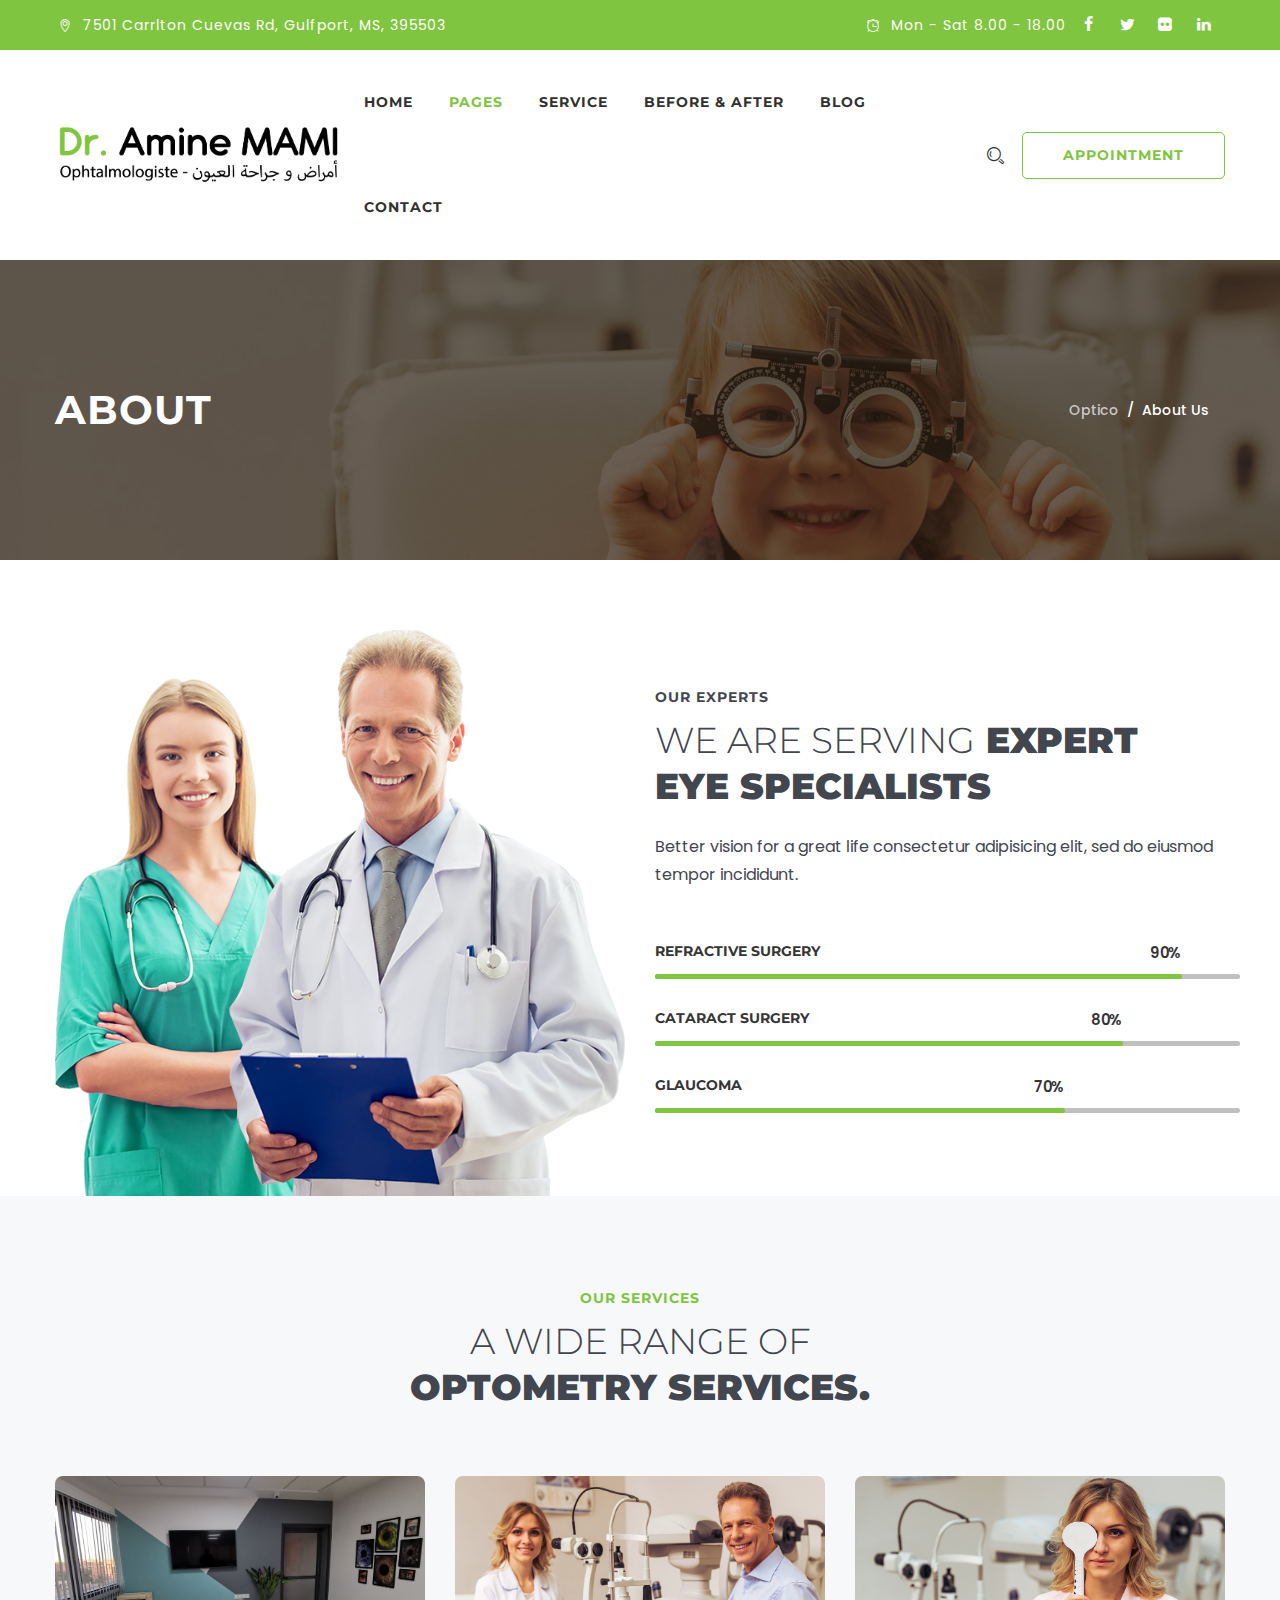
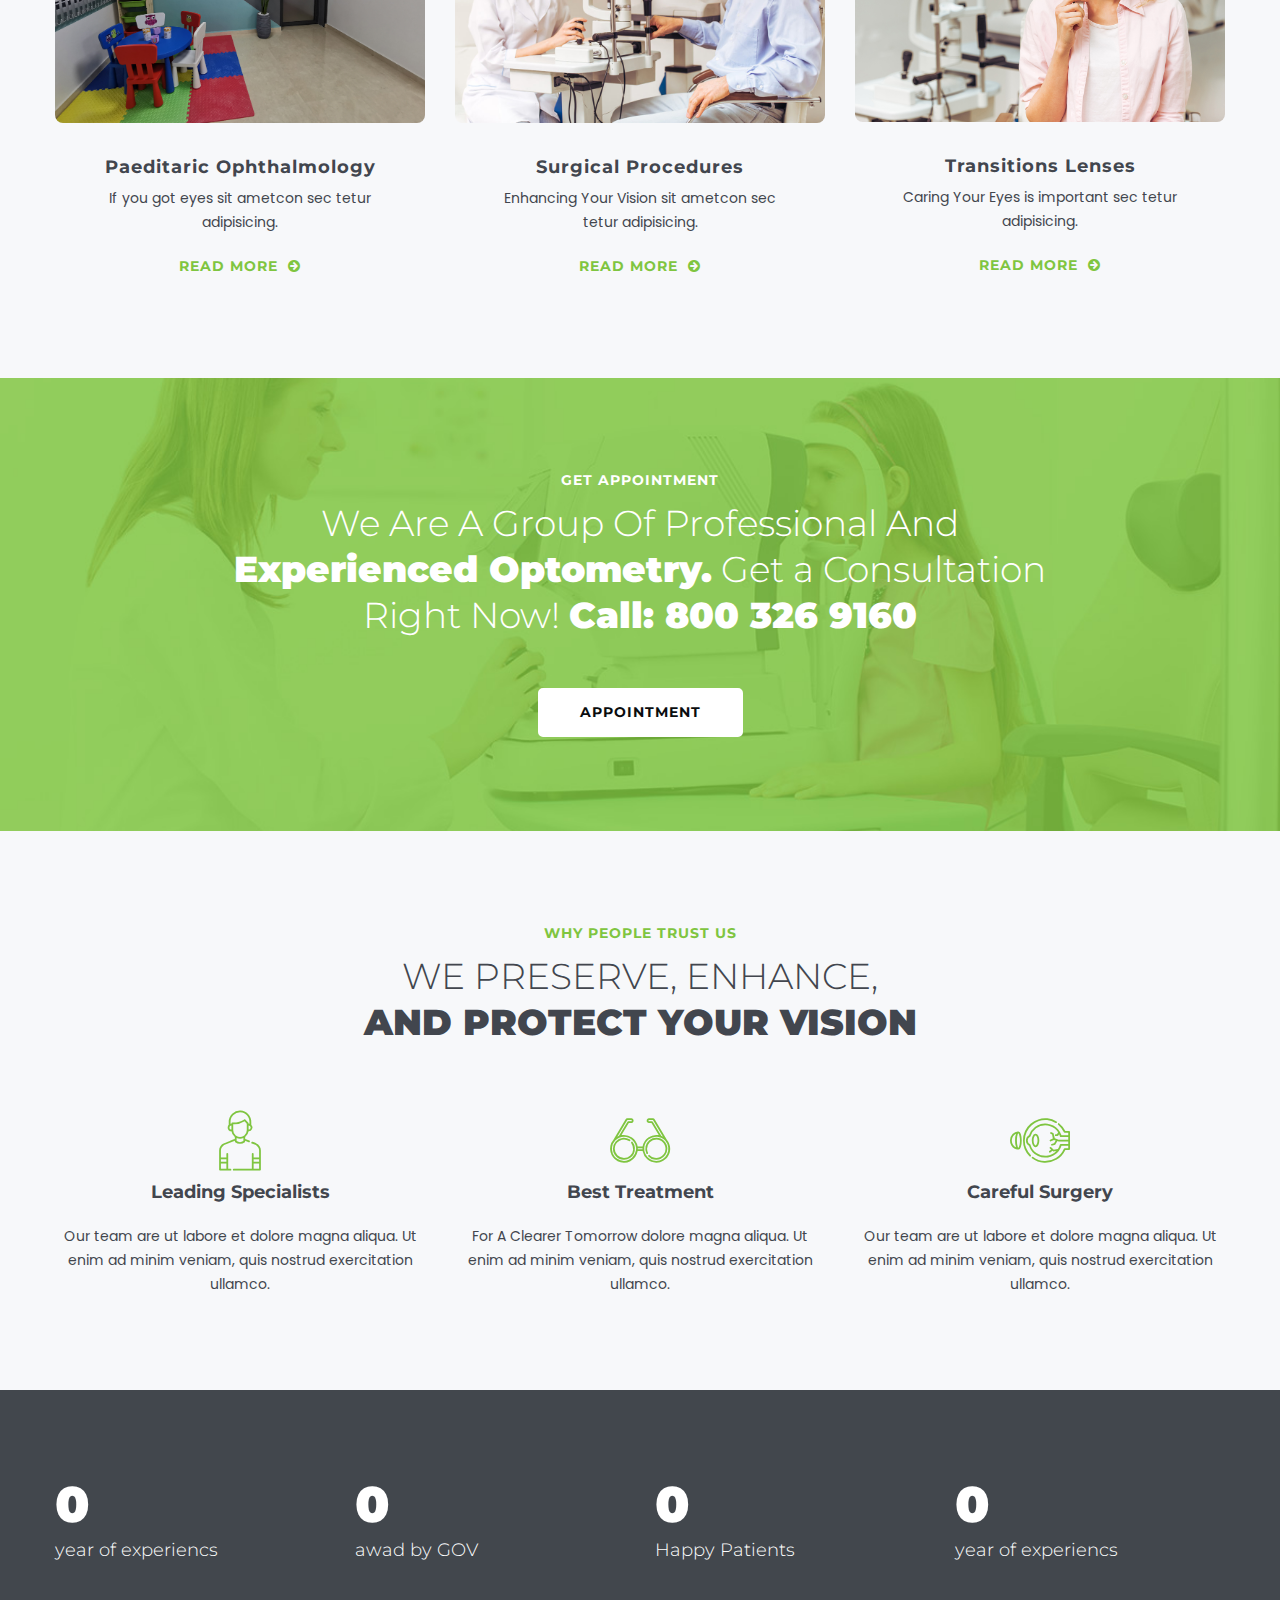
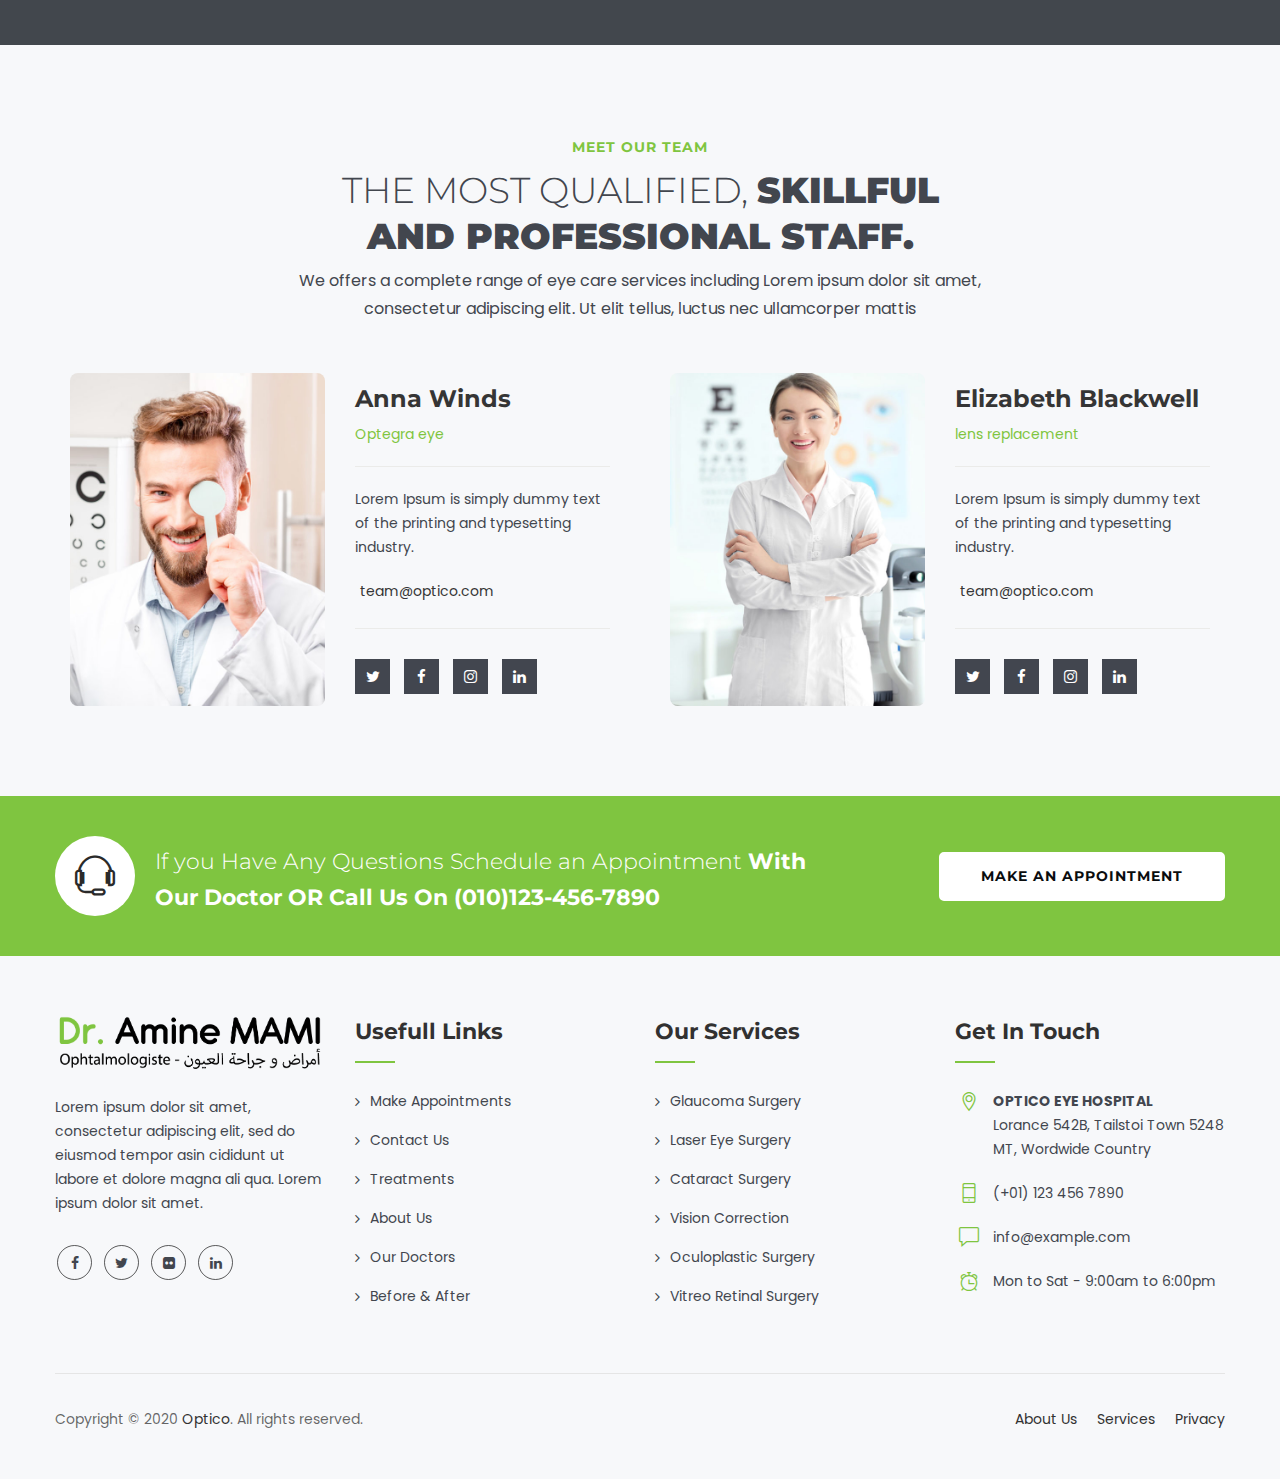
<file: about.html>
<!doctype html>
<html class="no-js" lang="en">


<!-- Mirrored from optico.designerbyte.com/about.html by HTTrack Website Copier/3.x [XR&CO'2014], Sun, 20 Sep 2020 13:52:52 GMT -->
<head>
    <meta charset="utf-8">
    <meta http-equiv="x-ua-compatible" content="ie=edge">
    <title>Optico HTML Template</title>
    <meta name="robots" content="noindex, follow" />
    <meta name="description" content="">
    <meta name="viewport" content="width=device-width, initial-scale=1, shrink-to-fit=no">
    <!-- Favicon -->
    <link rel="shortcut icon" type="image/x-icon" href="images/favicon.ico">

    <!-- CSS
        ============================================ -->

    <!-- Bootstrap CSS -->
    <link rel="stylesheet" href="css/bootstrap.min.css">
    <!-- Fontawesome -->
    <link rel="stylesheet" href="css/fontawesome.css">
    <!-- Flaticon -->
    <link rel="stylesheet" href="css/flaticon.css">
    <!-- Optico Icons -->
    <link rel="stylesheet" href="css/optico-icons.css">
    <!-- Themify Icons -->
    <link rel="stylesheet" href="css/themify-icons.css">
    <!-- Slick -->
    <link rel="stylesheet" href="css/slick.css">
    <!-- Slick Theme -->
    <link rel="stylesheet" href="css/slick-theme.css">
    <!-- Pretty Photo -->
    <link rel="stylesheet" href="css/prettyPhoto.css">
    <!-- Twentytwenty -->
    <link rel="stylesheet" href="css/twentytwenty.css">
    <!-- Shortcode CSS -->
    <link rel="stylesheet" href="css/shortcode.css">
    <!-- Base CSS -->
    <link rel="stylesheet" href="css/base.css">
    <!-- Style CSS -->
    <link rel="stylesheet" href="css/style.css">
    <!-- Responsive CSS -->
    <link rel="stylesheet" href="css/responsive.css">
</head>

<body>

    <!-- page wrapper -->
    <div class="page-wrapper">

        <!-- Header Main Area -->
        <header class="site-header header-style-1">
            <div class="pre-header">
                <div class="container">
                    <div class="d-flex justify-content-between  align-items-center">
                        <div class="pre-header-left">
                            <ul class="top-contact">
                                <li><i class="optico-icon-location-pin"></i>7501 Carrlton Cuevas Rd, Gulfport, MS, 395503 </li>
                            </ul>
                        </div>
                        <div class="pre-header-right">
                            <ul class="top-contact d-inline">
                                <li><i class="optico-icon-clock"></i>Mon - Sat 8.00 - 18.00 </li>
                            </ul>
                            <ul class="social-icons d-inline">
                                <li><a target="_blank" href="#" data-tooltip="Facebook"><i class="optico-icon-facebook"></i></a></li>
                                <li><a target="_blank" href="#" data-tooltip="Twitter"><i class="optico-icon-twitter"></i></a></li>
                                <li><a target="_blank" href="#" data-tooltip="Flickr"><i class="optico-icon-flickr"></i></a></li>
                                <li><a target="_blank" href="#" data-tooltip="LinkedIn"><i class="optico-icon-linkedin"></i></a></li>
                            </ul>
                        </div>
                    </div>
                </div>
            </div>
            <div class="site-header-menu">
                <div class="container">
                    <div class="row">
                        <div class="col-md-12">
                            <div class="d-flex align-items-center">
                                <div class="site-branding flex-grow-1">
                                    <a href="index-2.html">
                                        <img class="logo-img" alt="optico" src="images/logo-dark.png">
                                    </a>
                                </div>                       
                                <div class="site-navigation ml-auto">
                                    <nav class="main-menu navbar-expand-xl navbar-light">
                                        <div class="navbar-header">
                                            <!-- Togg le Button -->
                                            <button class="navbar-toggler" type="button" data-toggle="collapse" data-target="#navbarSupportedContent" aria-controls="navbarSupportedContent" aria-expanded="false" aria-label="Toggle navigation">
                                                <span class="fa fa-bars"></span>
                                            </button>
                                        </div>
                                        <div class="collapse navbar-collapse clearfix" id="navbarSupportedContent">
                                            <ul class="navigation clearfix">
                                                <li class="dropdown"><a href="index-2.html">Home</a>
                                                    <ul>
                                                        <li><a href="index-2.html">Home page 01</a></li>
                                                        <li><a href="index-02.html">Home page 02</a></li>
                                                        <li><a href="index-03.html">Home page 03</a></li>
                                                    </ul>
                                                </li>
                                                <li class="dropdown active">
                                                    <a href="#">Pages</a>
                                                    <ul>
                                                        <li class="active"><a href="about.html">About</a></li>
                                                        <li><a href="treatments.html">Treatments</a></li>
                                                        <li><a href="our-doctors.html">Our Doctors</a></li>
                                                        <li><a href="doctor-single.html">Doctor Single</a></li>
                                                        <li><a href="faq.html">Faq</a></li>
                                                    </ul>
                                                </li>
                                                <li class="dropdown">
                                                    <a href="Service.html">Service</a>
                                                    <ul>
                                                        <li><a href="service-2.html">Service 01</a></li>
                                                        <li><a href="service-3.html">Service 02</a></li>
                                                        <li><a href="service-detail.html">Service Detail</a></li>
                                                    </ul>
                                                </li>
                                                <li><a href="before-after.html">Before & After</a></li>
                                                <li class="dropdown">
                                                    <a href="#">Blog</a>
                                                    <ul>
                                                        <li><a href="blog-large-image.html">Blog Large Image</a></li>
                                                        <li><a href="blog-grid.html">Blog  Grid</a></li>
                                                        <li><a href="blog-left-image.html">Blog Left Image</a></li>
                                                        <li><a href="blog-detail.html">Blog Details</a></li>
                                                    </ul>
                                                </li>
                                                <li><a href="contact.html">Contact</a></li>
                                            </ul>
                                        </div>
                                    </nav>
                                </div>
                                <div class="menu-right-box d-flex align-items-center">
                                    <a href="#" class="search-btn"><i class="optico-icon-search-1"></i></a>
                                    <div class="header-button">
                                        <a href="#" class="btn btn-outline">APPOINTMENT</a>
                                    </div>
                                </div>
                            </div>
                        </div>
                    </div>
                </div>
            </div>
        </header>
        <!-- Header Main Area End Here -->

        <!-- page content -->
        <div class="page-content">

            <!-- Inner Banner -->
            <section class="inner-banner">
                <div class="titlebar-main">
                    <div class="container">
                        <div class="row align-items-center">
                            <div class="col-lg-6 col-md-12">
                                <h1 class="inner-page-title">ABOUT</h1>
                            </div>
                            <div class="col-lg-6 col-md-12 text-lg-right">
                                <nav aria-label="breadcrumb" class="breadcrumb-section d-flex justify-content-center  justify-content-lg-end">
                                    <ol class="breadcrumb">
                                        <li class="breadcrumb-item"><a href="index-2.html">Optico</a></li>
                                        <li class="breadcrumb-item active" aria-current="page">About Us</li>
                                    </ol>
                                </nav>
                            </div>
                        </div>
                    </div>
                </div>
            </section>
            <!-- banner end -->

            <!-- progress -->
            <section class="section-smt">
                <div class="container">
                    <div class="row expert-service align-items-lg-center align-items-md-end">
                        <div class="col-md-12 col-lg-6">
                            <img src="images/img-03.png" class="img-fluid" alt="">
                        </div>
                        <div class="col-md-12 col-lg-6 pr-4 pr-md-0 mt-md-50 mb-md-50">
                            <div class="section-title section-title-white">
                                <h4 class="subheading">OUR EXPERTS</h4>
                                <h2>WE ARE SERVING<strong> EXPERT <br>EYE SPECIALISTS</strong></h2>
                                <p class="pt-3">Better vision for a great life consectetur adipisicing elit, sed do eiusmod tempor incididunt.</p>
                            </div>
                            <div class="skill skill-medium">
                                <div class="skill-bar progress-animated" data-percent="90" data-delay="0" data-type="%" style="width: 90%;">
                                    <div class="skill-title">REFRACTIVE SURGERY</div>
                                <span class="progress-type animated fadeIn">%</span><span class="progress-number animated fadeIn">90</span></div>
                            </div>
                            <div class="skill skill-medium">
                                <div class="skill-bar progress-animated" data-percent="80" data-delay="0" data-type="%" style="width: 80%;">
                                    <div class="skill-title">CATARACT SURGERY</div>
                                <span class="progress-type animated fadeIn">%</span><span class="progress-number animated fadeIn">80</span></div>
                            </div>
                            <div class="skill skill-medium">
                                <div class="skill-bar progress-animated" data-percent="70" data-delay="0" data-type="%" style="width: 70%;">
                                    <div class="skill-title">GLAUCOMA</div>
                                <span class="progress-type animated fadeIn">%</span><span class="progress-number animated fadeIn">70</span></div>
                            </div>
                        </div>
                    </div>
                </div>
            </section>
            <!-- progress end -->

            <!-- service -->
            <section class="section-md bg-lightgrey">
                <div class="container">
                    <div class="row justify-content-center">
                        <div class="col-md-8">
                            <div class="section-title text-center">
                                <h4 class="subheading skincolor">OUR SERVICES</h4>
                                <h2>A WIDE RANGE OF<strong><br> OPTOMETRY SERVICES.</strong></h2>
                            </div>
                        </div>
                    </div>
                    <div class="row pt-3">
                        <div class="col-lg-4 col-md-6 col-sm-12">
                            <div class="service-box service-style-1">
                                <div class="service-thumbnail">
                                    <div class="service-thumbnail-inner">
                                        <img src="images/services/service-01.jpg" class="img-fluid" alt="">
                                    </div>
                                </div>
                                <div class="service-content">
                                    <div class="service-inner">
                                        <h3 class="service-box-title"><a href="service-detail.html">Paeditaric Ophthalmology</a></h3>
                                        <div class="service-desc">
                                            <p>If you got eyes sit ametcon sec tetur adipisicing.</p>
                                        </div>
                                        <div class="link-btn">
                                            <a class="skincolor" href="#">Read more<i class="fa fa-arrow-circle-right"></i></a>
                                        </div>
                                    </div>
                                </div>
                            </div>
                        </div>
                        <div class="col-lg-4 col-md-6 col-sm-12">
                            <div class="service-box service-style-1">
                                <div class="service-thumbnail">
                                    <div class="service-thumbnail-inner">
                                        <img src="images/services/service-02.jpg" class="img-fluid" alt="">
                                    </div>
                                </div>
                                <div class="service-content">
                                    <div class="service-inner">
                                        <h3 class="service-box-title"><a href="service-detail.html">Surgical Procedures</a></h3>
                                        <div class="service-desc">
                                            <p>Enhancing Your Vision sit ametcon sec tetur adipisicing.</p>
                                        </div>
                                        <div class="link-btn">
                                            <a class="skincolor" href="#">Read more<i class="fa fa-arrow-circle-right"></i></a>
                                        </div>
                                    </div>
                                </div>
                            </div>
                        </div>
                        <div class="col-lg-4 col-md-6 col-sm-12">
                            <div class="service-box service-style-1">
                                <div class="service-thumbnail">
                                    <div class="service-thumbnail-inner">
                                        <img src="images/services/service-03.jpg" class="img-fluid" alt="">
                                    </div>
                                </div>
                                <div class="service-content">
                                    <div class="service-inner">
                                        <h3 class="service-box-title"><a href="service-detail.html">Transitions Lenses</a></h3>
                                        <div class="service-desc">
                                            <p>Caring Your Eyes is important sec tetur adipisicing.</p>
                                        </div>
                                        <div class="link-btn">
                                            <a class="skincolor" href="#">Read more<i class="fa fa-arrow-circle-right"></i></a>
                                        </div>
                                    </div>
                                </div>
                            </div>
                        </div>
                    </div>
                </div>
            </section>
            <!-- service end -->

            <!-- Appointment -->
            <section class="section-md skin-bg-color" style="background: url(images/bg/bg-06.jpg) no-repeat center center; background-size: cover;">
                <div class="container">
                    <div class="row justify-content-center">
                        <div class="col-md-9">
                            <div class="section-title white-color text-center">
                                <h4 class="subheading">GET APPOINTMENT</h4>
                                <h2>We Are A Group Of Professional And <strong><br/>Experienced Optometry.</strong> Get a Consultation Right Now! <strong>Call: 800 326 9160</strong></h2>
                            </div>
                        </div>
                    </div>
                    <div class="text-center mb-4">
                        <a href="#" class="btn">Appointment</a>
                    </div>
                </div>
            </section>
            <!-- Appointment end -->

            <!-- Our Service -->
            <section class="section-md bg-lightgrey">
                <div class="container">
                    <div class="row justify-content-center">
                        <div class="col-md-8">
                            <div class="section-title text-center">
                                <h4 class="subheading skincolor">WHY PEOPLE TRUST US</h4>
                                <h2>WE PRESERVE, ENHANCE, <strong><br/>AND PROTECT YOUR VISION</strong></h2>
                            </div>
                        </div>
                    </div>
                    <div class="row pt-3 mb-4">
                        <div class="col-md-4">
                            <div class="iconbox iconbox-style-1">
                                <div class="iconbox-inner">
                                    <div class="iconbox-icon skincolor">
                                        <i class="flaticon-icon flaticon-boy"></i>
                                    </div>
                                    <div class="iconbox-contents">
                                        <div class="iconbox-title">
                                            <h2>Leading Specialists</h2>
                                        </div>
                                        <div class="iconbox-desc">
                                            <p>Our team are ut labore et dolore magna aliqua. Ut enim ad minim veniam, quis nostrud exercitation ullamco.</p>
                                        </div>
                                    </div>
                                </div>
                            </div>
                        </div>
                        <div class="col-md-4">
                            <div class="iconbox iconbox-style-1">
                                <div class="iconbox-inner">
                                    <div class="iconbox-icon skincolor">
                                        <i class="flaticon-icon flaticon-glasses"></i>
                                    </div>
                                    <div class="iconbox-contents">
                                        <div class="iconbox-title">
                                            <h2>Best Treatment</h2>
                                        </div>
                                        <div class="iconbox-desc">
                                            <p>For A Clearer Tomorrow dolore magna aliqua. Ut enim ad minim veniam, quis nostrud exercitation ullamco.</p>
                                        </div>
                                    </div>
                                </div>
                            </div>
                        </div>
                        <div class="col-md-4">
                            <div class="iconbox iconbox-style-1">
                                <div class="iconbox-inner">
                                    <div class="iconbox-icon skincolor">
                                        <i class="flaticon-icon flaticon-eye-2"></i>
                                    </div>
                                    <div class="iconbox-contents">
                                        <div class="iconbox-title">
                                            <h2>Careful Surgery</h2>
                                        </div>
                                        <div class="iconbox-desc">
                                            <p>Our team are ut labore et dolore magna aliqua. Ut enim ad minim veniam, quis nostrud exercitation ullamco.</p>
                                        </div>
                                    </div>
                                </div>
                            </div>
                        </div>
                    </div>
                </div>
            </section>
            <!-- Our Service end -->

            <!-- counter -->
            <section class="section-md bg-darkgrey">
                <div class="container">
                    <div class="row">
                        <div class="col-lg-3 col-md-6">
                            <div class="counter counter-style-2">
                                <div class="fld-contents">
                                    <h4 class="counter-contents"> 
                                        <span data-appear-animation="animateDigits" data-from="0" data-to="168" data-interval="5" data-before="" data-before-style="" data-after="" data-after-style="">168</span>
                                    </h4>
                                    <h6 class="counter-title">
                                        <span>year of experiencs</span>
                                    </h6>
                                </div>
                            </div>
                        </div>
                        <div class="col-lg-3 col-md-6 pt-sm-20">
                            <div class="counter counter-style-2">
                                <div class="fld-contents">
                                    <h4 class="counter-contents"> 
                                        <span data-appear-animation="animateDigits" data-from="0" data-to="12" data-interval="5" data-before="" data-before-style="" data-after="" data-after-style="">12</span>
                                    </h4>
                                    <h6 class="counter-title">
                                        <span>awad by GOV</span>
                                    </h6>
                                </div>
                            </div>
                        </div>
                        <div class="col-lg-3 col-md-6 pt-md-20">
                            <div class="counter counter-style-2">
                                <div class="fld-contents">
                                    <h4 class="counter-contents"> 
                                        <span data-appear-animation="animateDigits" data-from="0" data-to="1000" data-interval="5" data-before="" data-before-style="" data-after="" data-after-style="">1000</span>
                                    </h4>
                                    <h6 class="counter-title">
                                        <span>Happy Patients</span>
                                    </h6>
                                </div>
                            </div>
                        </div>
                        <div class="col-lg-3 col-md-6 pt-md-20">
                            <div class="counter counter-style-2">
                                <div class="fld-contents">
                                    <h4 class="counter-contents"> 
                                        <span data-appear-animation="animateDigits" data-from="0" data-to="168" data-interval="5" data-before="" data-before-style="" data-after="" data-after-style="">168</span>
                                    </h4>
                                    <h6 class="counter-title">
                                        <span>year of experiencs</span>
                                    </h6>
                                </div>
                            </div>
                        </div>
                    </div>
                </div>
            </section>
            <!-- counter end -->

            <!-- team -->
            <section class="section-md bg-lightgrey">
                <div class="container">
                    <div class="row justify-content-center">
                        <div class="col-lg-8 col-md-12">
                            <div class="section-title text-center">
                                <h4 class="subheading skincolor">MEET OUR TEAM</h4>
                                <h2>THE MOST QUALIFIED, <strong>SKILLFUL<br/>AND PROFESSIONAL STAFF.</strong></h2>
                                <p>We offers a complete range of eye care services including Lorem ipsum dolor sit amet, consectetur adipiscing elit. Ut elit tellus, luctus nec ullamcorper mattis</p>
                            </div>
                        </div>
                    </div>
                    <div class="row">
                        <div class="col-lg-6">
                            <div class="teambox align-items-center teambox-style-3 d-flex">
                                <div class="teambox-thumbnail">
                                    <img src="images/team/08.jpg" class="img-fluid animation" alt="">
                                </div>
                                <div class="col-lg-6">
                                    <div class="teambox-content">
                                        <div class="team-title">
                                            <h4><a href="team-single.html">Anna Winds</a></h4>
                                        </div>
                                        <div class="team-position skincolor">Optegra eye</div>
                                        <div class="blog-desc">
                                            <p>Lorem Ipsum is simply dummy text of the printing and typesetting industry.</p>
                                        </div>
                                        <span class="team-email">
                                            <i class="skincolor labtechco-icon-mail-alt"></i><a href="#">team@optico.com</a>
                                        </span>
                                        <div class="team-member-social-links">
                                            <ul class="team-social-links">
                                                <li><a href="#"><i class="fa fa-twitter"></i></a></li>
                                                <li><a href="#"><i class="fa fa-facebook"></i></a></li>
                                                <li><a href="#"><i class="fa fa-instagram"></i></a></li>
                                                <li><a href="#"><i class="fa fa-linkedin"></i></a></li>
                                            </ul>
                                        </div>
                                    </div>
                                </div>
                            </div>
                        </div>
                        <div class="col-lg-6 pt-md-30">
                            <div class="teambox align-items-center teambox-style-3 d-flex">
                                <div class="teambox-thumbnail">
                                    <img src="images/team/07.jpg" class="img-fluid animation" alt="">
                                </div>
                                <div class="col-lg-6">
                                    <div class="teambox-content">
                                        <div class="team-title">
                                            <h4><a href="team-single.html">Elizabeth Blackwell</a></h4>
                                        </div>
                                        <div class="team-position skincolor">lens replacement</div>
                                        <div class="blog-desc">
                                            <p>Lorem Ipsum is simply dummy text of the printing and typesetting industry.</p>
                                        </div>
                                        <span class="team-email">
                                            <i class="skincolor labtechco-icon-mail-alt"></i><a href="#">team@optico.com</a>
                                        </span>
                                        <div class="team-member-social-links">
                                            <ul class="team-social-links">
                                                <li><a href="#"><i class="fa fa-twitter"></i></a></li>
                                                <li><a href="#"><i class="fa fa-facebook"></i></a></li>
                                                <li><a href="#"><i class="fa fa-instagram"></i></a></li>
                                                <li><a href="#"><i class="fa fa-linkedin"></i></a></li>
                                            </ul>
                                        </div>
                                    </div>
                                </div>
                            </div>
                        </div>
                    </div>
                </div>
            </section>
            <!-- team end -->
        </div>
        <!-- page content End -->

        <!-- footer -->
        <footer class="footer site-footer">
            <div class="footer-top skin-bg-color">
                <div class="container">
                    <div class="row d-flex white-color align-items-center">
                        <div class="col-lg-8">
                            <div class="iconbox iconbox-style-6">
                                <div class="iconbox-inner d-flex">
                                    <div class="iconbox-icon">
                                        <i class="themifyicon ti-headphone-alt"></i>
                                    </div>
                                    <div class="iconbox-contents">
                                        <div class="iconbox-title">
                                            <h2>If you Have Any Questions Schedule an Appointment <strong>With Our Doctor OR Call Us On (010)123-456-7890</strong>
                                            </h2>
                                        </div>
                                    </div>
                                </div>
                            </div>
                        </div>
                        <div class="col-lg-4 mt-md-30 text-lg-right">
                            <a href="#" class="btn btn-dark">Make an Appointment</a>
                        </div>
                    </div>
                </div>
            </div>
            <div class="container">
                <div class="row">
                    <div class="col-xs-12 col-sm-6 col-md-6 col-lg-3">
                        <div class="footerlogo mb-4">
                            <img class="" src="images/logo-dark.png" alt="">
                        </div>
                        <p class="mb-0">Lorem ipsum dolor sit amet, consectetur adipiscing elit, sed do eiusmod tempor asin cididunt ut labore et dolore magna ali qua. Lorem ipsum dolor sit amet.</p>
                        <div class="social-links-wrapper">
                            <ul class="social-icons">
                                <li><a href="#" class="tooltip-top" data-toggle="tooltip" data-placement="top" data-tooltip="Facebook"><i class="fa fa-facebook"></i></a></li>
                                <li><a href="#" class="tooltip-top" data-toggle="tooltip" data-placement="top" data-tooltip="Twitter"><i class="fa fa-twitter"></i></a></li>
                                <li><a href="#" class="tooltip-top" data-toggle="tooltip" data-placement="top" data-tooltip="Flickr"><i class="fa fa-flickr"></i></a></li>
                                <li><a href="#" class="tooltip-top" data-toggle="tooltip" data-placement="top" data-tooltip="LinkedIn"><i class="fa fa-linkedin"></i></a></li>
                            </ul>
                        </div>
                    </div>
                    <div class="col-xs-12 col-sm-6 col-md-6 col-lg-3 mt-sm-30">
                        <h6 class="footer-widget-title">Usefull Links</h6>
                        <ul class="list-unstyled footer-link-list">
                            <li><a href="#">Make Appointments</a></li>
                            <li><a href="#">Contact Us</a></li>
                            <li><a href="#">Treatments</a></li>
                            <li><a href="#">About Us</a></li>
                            <li><a href="#">Our Doctors</a></li>
                            <li><a href="#">Before & After</a></li>
                        </ul>
                    </div>
                    <div class="col-xs-12 col-sm-6 col-md-6 col-lg-3 mt-md-30">
                        <h6 class="footer-widget-title">Our Services</h6>
                        <ul class="list-unstyled footer-link-list">
                            <li><a href="#">Glaucoma Surgery</a></li>
                            <li><a href="#">Laser Eye Surgery</a></li>
                            <li><a href="#">Cataract Surgery</a></li>
                            <li><a href="#">Vision Correction</a></li>
                            <li><a href="#">Oculoplastic Surgery</a></li>
                            <li><a href="#">Vitreo Retinal Surgery</a></li>
                        </ul>
                    </div>
                    <div class="col-xs-12 col-sm-6 col-md-6 col-lg-3 address-box mt-md-30">
                        <h6 class="footer-widget-title">Get In Touch</h6>
                        <div class="d-flex">
                            <i class="optico-icon-location-pin"></i>
                            <p><strong>OPTICO EYE HOSPITAL</strong>
                                <br/>Lorance 542B, Tailstoi Town 5248 MT, Wordwide Country</p>
                        </div>
                        <div class="d-flex">
                            <i class="optico-icon-mobile"></i>
                            <p>(+01) 123 456 7890</p>
                        </div>
                        <div class="d-flex">
                            <i class="optico-icon-comment-1"></i>
                            <p>info@example.com</p>
                        </div>
                        <div class="d-flex">
                            <i class="optico-icon-clock"></i>
                            <p>Mon to Sat - 9:00am to 6:00pm</p>
                        </div>
                    </div>
                </div>
                <div class="bottom-footer">
                    <div class="row">
                        <div class="col-sm-6">
                            Copyright © 2020 <a href="index-2.html">Optico</a>. All rights reserved.
                        </div>
                        <div class="col-sm-6 text-lg-right text-md-right text-sm-left">
                            <ul class="list-inline">
                                <li class="list-inline-item"><a href="#">About Us</a></li>
                                <li class="list-inline-item"><a href="#">Services</a></li>
                                <li class="list-inline-item"><a href="#">Privacy</a></li>
                            </ul>
                        </div>
                    </div>
                </div>
            </div>
        </footer>
        <!-- footer End -->
    </div>
    <!-- page wrapper End -->

    <!-- Search Box Start Here -->
    <div class="ts-search-overlay">
        <div class="ts-icon-close"></div>
        <div class="ts-search-outer">
            <div class="ts-search-logo"><img alt="optico" src="images/logo-white.png" /></div>
            <form class="ts-site-searchform">
                <input type="search" class="form-control field searchform-s" name="s" placeholder="Type Word Then Press Enter">
                <button type="submit"><span class="optico-icon-search"></span></button>
            </form>
        </div>
    </div>
    <!-- Search Box End Here -->

    <!-- JS
        ============================================ -->

    <!-- jQuery JS -->
    <script src="js/jquery.min.js"></script>
    <!-- Popper JS -->
    <script src="js/popper.min.js"></script>
    <!-- Bootstrap JS -->
    <script src="js/bootstrap.min.js"></script>
    <!-- jquery Waypoints JS -->
    <script src="js/jquery-waypoints.js"></script>
    <!-- jquery Appear JS -->
    <script src="js/jquery.appear.js"></script>
    <!-- Numinate JS -->
    <script src="js/numinate.min.js"></script>
    <!-- Slick.min JS -->
    <script src="js/slick.min.js"></script>
    <!-- Slick.min JS -->
    <script src="js/jquery.prettyPhoto.js"></script>
    <!-- Circle Progress JS -->
    <script src="js/circle-progress.js"></script>
    <!-- Event Move JS -->
    <script src="js/jquery.event.move.js"></script>
    <!-- Twentytwenty JS -->
    <script src="js/jquery.twentytwenty.js"></script>
    <!-- Scripts JS -->
    <script src="js/scripts.js"></script>
</body>


<!-- Mirrored from optico.designerbyte.com/about.html by HTTrack Website Copier/3.x [XR&CO'2014], Sun, 20 Sep 2020 13:53:02 GMT -->
</html>
</file>
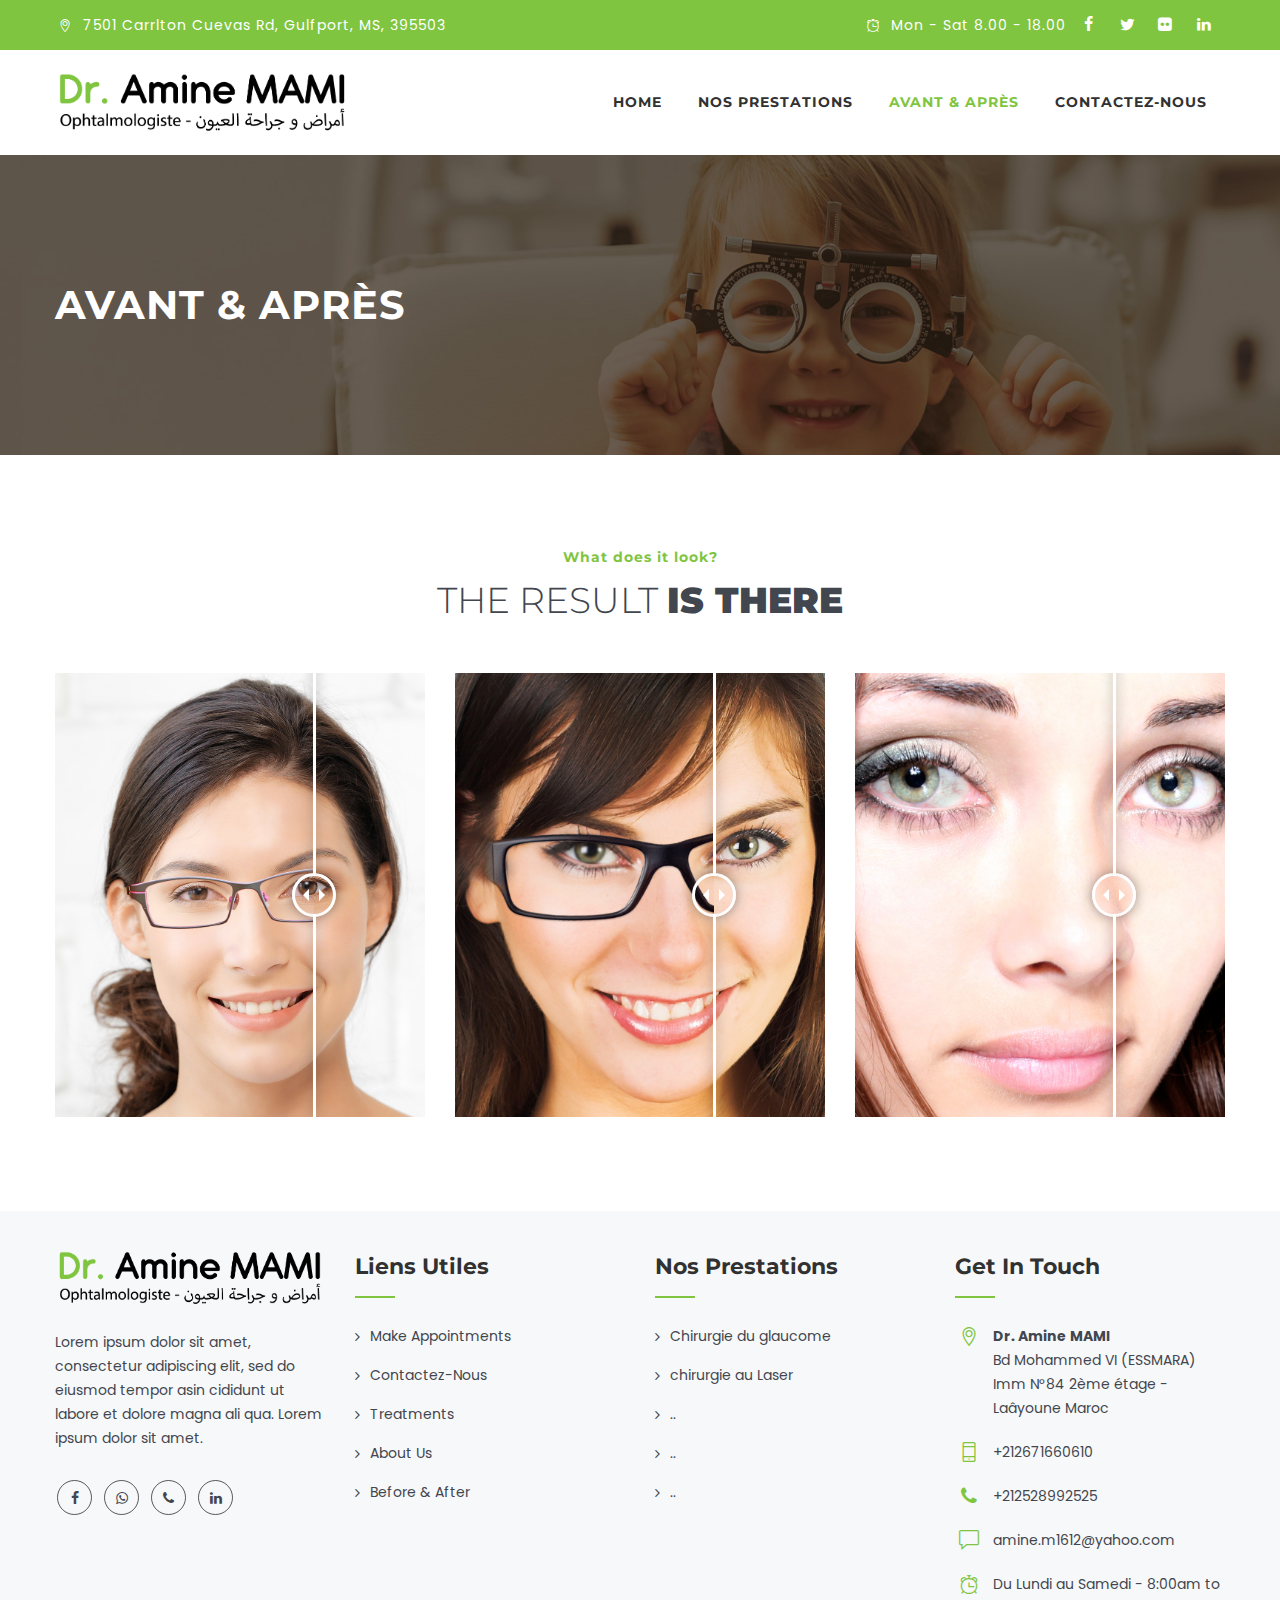
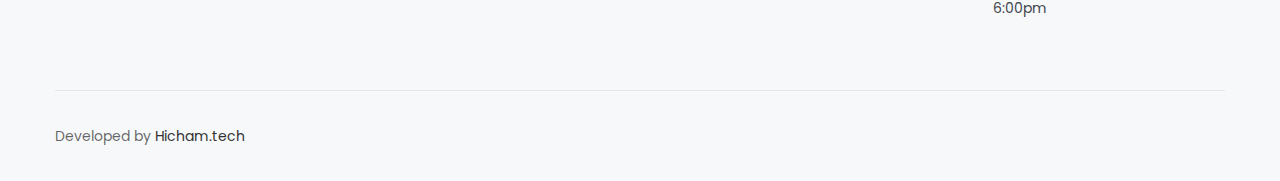
<file: before-after.html>
<!DOCTYPE html>
<html class="no-js" lang="en">
  <!-- Mirrored from optico.designerbyte.com/before-after.html by HTTrack Website Copier/3.x [XR&CO'2014], Sun, 20 Sep 2020 13:53:47 GMT -->
  <head>
    <meta charset="utf-8" />
    <meta http-equiv="x-ua-compatible" content="ie=edge" />
    <title>Optico HTML Template</title>
    <meta name="robots" content="noindex, follow" />
    <meta name="description" content="" />
    <meta
      name="viewport"
      content="width=device-width, initial-scale=1, shrink-to-fit=no"
    />
    <!-- Favicon -->
    <link rel="shortcut icon" type="image/x-icon" href="images/favicon.ico" />

    <!-- CSS
        ============================================ -->

    <!-- Bootstrap CSS -->
    <link rel="stylesheet" href="css/bootstrap.min.css" />
    <!-- Fontawesome -->
    <link rel="stylesheet" href="css/fontawesome.css" />
    <!-- Flaticon -->
    <link rel="stylesheet" href="css/flaticon.css" />
    <!-- Optico Icons -->
    <link rel="stylesheet" href="css/optico-icons.css" />
    <!-- Themify Icons -->
    <link rel="stylesheet" href="css/themify-icons.css" />
    <!-- Slick -->
    <link rel="stylesheet" href="css/slick.css" />
    <!-- Slick Theme -->
    <link rel="stylesheet" href="css/slick-theme.css" />
    <!-- Pretty Photo -->
    <link rel="stylesheet" href="css/prettyPhoto.css" />
    <!-- Twentytwenty -->
    <link rel="stylesheet" href="css/twentytwenty.css" />
    <!-- Shortcode CSS -->
    <link rel="stylesheet" href="css/shortcode.css" />
    <!-- Base CSS -->
    <link rel="stylesheet" href="css/base.css" />
    <!-- Style CSS -->
    <link rel="stylesheet" href="css/style.css" />
    <!-- Responsive CSS -->
    <link rel="stylesheet" href="css/responsive.css" />
  </head>

  <body>
    <!-- page wrapper -->
    <div class="page-wrapper">
      <!-- Header Main Area -->
      <header class="site-header header-style-1">
        <div class="pre-header">
          <div class="container">
            <div class="d-flex justify-content-between align-items-center">
              <div class="pre-header-left">
                <ul class="top-contact">
                  <li>
                    <i class="optico-icon-location-pin"></i>7501 Carrlton Cuevas
                    Rd, Gulfport, MS, 395503
                  </li>
                </ul>
              </div>
              <div class="pre-header-right">
                <ul class="top-contact d-inline">
                  <li>
                    <i class="optico-icon-clock"></i>Mon - Sat 8.00 - 18.00
                  </li>
                </ul>
                <ul class="social-icons d-inline">
                  <li>
                    <a target="_blank" href="#" data-tooltip="Facebook"
                      ><i class="optico-icon-facebook"></i
                    ></a>
                  </li>
                  <li>
                    <a target="_blank" href="#" data-tooltip="Twitter"
                      ><i class="optico-icon-twitter"></i
                    ></a>
                  </li>
                  <li>
                    <a target="_blank" href="#" data-tooltip="Flickr"
                      ><i class="optico-icon-flickr"></i
                    ></a>
                  </li>
                  <li>
                    <a target="_blank" href="#" data-tooltip="LinkedIn"
                      ><i class="optico-icon-linkedin"></i
                    ></a>
                  </li>
                </ul>
              </div>
            </div>
          </div>
        </div>
        <div class="site-header-menu">
          <div class="container">
            <div class="row">
              <div class="col-md-12">
                <div class="d-flex align-items-center">
                  <div class="site-branding flex-grow-1">
                    <a href="index.html">
                      <img
                        class="logo-img"
                        alt="optico"
                        src="images/logo-dark.png"
                      />
                    </a>
                  </div>
                  <div class="site-navigation ml-auto">
                    <nav class="main-menu navbar-expand-xl navbar-light">
                      <div class="navbar-header">
                        <!-- Togg le Button -->
                        <button
                          class="navbar-toggler"
                          type="button"
                          data-toggle="collapse"
                          data-target="#navbarSupportedContent"
                          aria-controls="navbarSupportedContent"
                          aria-expanded="false"
                          aria-label="Toggle navigation"
                        >
                          <span class="fa fa-bars"></span>
                        </button>
                      </div>
                      <div
                        class="collapse navbar-collapse clearfix"
                        id="navbarSupportedContent"
                      >
                        <ul class="navigation clearfix">
                          <li class="dropdown">
                            <a href="index.html">Home</a>
                          </li>

                          <li class="dropdown">
                            <a href="Service-2.html">Nos Prestations</a>
                          </li>
                          <li class="active">
                            <a href="before-after.html">Avant & Après</a>
                          </li>

                          <li><a href="contact.html">Contactez-Nous</a></li>
                        </ul>
                      </div>
                    </nav>
                  </div>
                  <!--div class="menu-right-box d-flex align-items-center">
                    <a href="#" class="search-btn"
                      ><i class="optico-icon-search-1"></i
                    ></a>
                    <div class="header-button">
                      <a href="#" class="btn btn-outline">APPOINTMENT</a>
                    </div>
                  </div-->
                </div>
              </div>
            </div>
          </div>
        </div>
      </header>
      <!-- Header Main Area End Here -->

      <!-- page content -->
      <div class="page-content">
        <!-- Inner Banner -->
        <section class="inner-banner">
          <div class="titlebar-main">
            <div class="container">
              <div class="row align-items-center">
                <div class="col-lg-6 col-md-12">
                  <h1 class="inner-page-title">Avant & Après</h1>
                </div>
                <div class="col-lg-6 col-md-12 text-lg-right">
                  <nav
                    aria-label="breadcrumb"
                    class="breadcrumb-section d-flex justify-content-center justify-content-lg-end"
                  >
                    <!--ol class="breadcrumb">
                      <li class="breadcrumb-item">
                        <a href="index.html">Optico</a>
                      </li>
                      <li class="breadcrumb-item active" aria-current="page">
                        Our Doctors
                      </li>
                    </ol-->
                  </nav>
                </div>
              </div>
            </div>
          </div>
        </section>
        <!-- banner End -->

        <!-- before-after -->
        <section class="section-md">
          <div class="container">
            <div class="row justify-content-center">
              <div class="col-lg-7 col-md-9">
                <div class="section-title text-center">
                  <h4 class="subheading skincolor">What does it look?</h4>
                  <h2>THE RESULT <strong>IS THERE</strong></h2>
                </div>
              </div>
            </div>
            <div class="row">
              <div class="col-md-4 mb-4">
                <div class="twentytwenty-container">
                  <img
                    src="images/before-after/3.jpg"
                    class="img-fluid w-100"
                    alt=""
                  />
                  <img
                    src="images/before-after/4.jpg"
                    class="img-fluid w-100"
                    alt=""
                  />
                </div>
              </div>
              <div class="col-md-4 mb-4">
                <div class="twentytwenty-container">
                  <img
                    src="images/before-after/7.jpg"
                    class="img-fluid w-100"
                    alt=""
                  />
                  <img
                    src="images/before-after/8.jpg"
                    class="img-fluid w-100"
                    alt=""
                  />
                </div>
              </div>
              <div class="col-md-4">
                <div class="twentytwenty-container">
                  <img
                    src="images/before-after/13.jpg"
                    class="img-fluid w-100"
                    alt=""
                  />
                  <img
                    src="images/before-after/14.jpg"
                    class="img-fluid w-100"
                    alt=""
                  />
                </div>
              </div>
            </div>
          </div>
        </section>
        <!-- before-after end -->
      </div>
      <!-- page content End -->

      <!-- footer -->
      <footer class="footer site-footer">
        <!--div class="footer-top skin-bg-color">
                <div class="container">
                  <div class="row d-flex white-color align-items-center">
                    <div class="col-lg-8">
                      <div class="iconbox iconbox-style-6">
                        <div class="iconbox-inner d-flex">
                          <div class="iconbox-icon">
                            <i class="themifyicon ti-headphone-alt"></i>
                          </div>
                          <div class="iconbox-contents">
                            <div class="iconbox-title">
                              <h2>
                                If you Have Any Questions Schedule an Appointment
                                <strong
                                  >With Our Doctor OR Call Us On
                                  (010)123-456-7890</strong
                                >
                              </h2>
                            </div>
                          </div>
                        </div>
                      </div>
                    </div>
                    <div class="col-lg-4 mt-md-30 text-lg-right">
                      <a href="#" class="btn btn-dark">Make an Appointment</a>
                    </div>
                  </div>
                </div>
              </div-->
        <div style="padding-top: 40px" class="container">
          <div class="row">
            <div class="col-xs-12 col-sm-6 col-md-6 col-lg-3">
              <div class="footerlogo mb-4">
                <img class="" src="images/logo-dark.png" alt="" />
              </div>
              <p class="mb-0">
                Lorem ipsum dolor sit amet, consectetur adipiscing elit, sed do
                eiusmod tempor asin cididunt ut labore et dolore magna ali qua.
                Lorem ipsum dolor sit amet.
              </p>
              <div class="social-links-wrapper">
                <ul class="social-icons">
                  <li>
                    <a
                      href="https://www.facebook.com/Docteur.MAMI.Amine"
                      class="tooltip-top"
                      data-toggle="tooltip"
                      data-placement="top"
                      data-tooltip="Facebook"
                      ><i class="fa fa-facebook"></i
                    ></a>
                  </li>
                  <li>
                    <a
                      href="https://api.whatsapp.com/send?phone=+212656964956"
                      class="tooltip-top"
                      data-toggle="tooltip"
                      data-placement="top"
                      data-tooltip="Whatsapp"
                      ><i class="fa fa-whatsapp"></i
                    ></a>
                  </li>
                  <li>
                    <a
                      href="tel:+212656964956"
                      class="tooltip-top"
                      data-toggle="tooltip"
                      data-placement="top"
                      data-tooltip="Phone"
                      ><i class="fa fa-phone"></i
                    ></a>
                  </li>
                  <li>
                    <a
                      href="https://www.linkedin.com/in/dr-mami-amine-1637a946"
                      class="tooltip-top"
                      data-toggle="tooltip"
                      data-placement="top"
                      data-tooltip="LinkedIn"
                      ><i class="fa fa-linkedin"></i
                    ></a>
                  </li>
                </ul>
              </div>
            </div>
            <div class="col-xs-12 col-sm-6 col-md-6 col-lg-3 mt-sm-30">
              <h6 class="footer-widget-title">Liens utiles</h6>
              <ul class="list-unstyled footer-link-list">
                <li><a href="#">Make Appointments</a></li>
                <li><a href="#">Contactez-Nous</a></li>
                <li><a href="#">Treatments</a></li>
                <li><a href="#">About Us</a></li>
                <li><a href="#">Before & After</a></li>
              </ul>
            </div>
            <div class="col-xs-12 col-sm-6 col-md-6 col-lg-3 mt-md-30">
              <h6 class="footer-widget-title">Nos Prestations</h6>
              <ul class="list-unstyled footer-link-list">
                <li><a href="#">Chirurgie du glaucome</a></li>
                <li><a href="#">chirurgie au Laser</a></li>
                <li><a href="#">..</a></li>
                <li><a href="#">..</a></li>
                <li><a href="#">..</a></li>
              </ul>
            </div>
            <div
              class="col-xs-12 col-sm-6 col-md-6 col-lg-3 address-box mt-md-30"
            >
              <h6 class="footer-widget-title">Get In Touch</h6>
              <div class="d-flex">
                <i class="optico-icon-location-pin"></i>
                <p>
                  <strong>Dr. Amine MAMI</strong> <br />Bd Mohammed VI (ESSMARA)
                  Imm N°84 2ème étage - Laâyoune Maroc
                </p>
              </div>
              <div class="d-flex">
                <i class="optico-icon-mobile"></i>
                <p>+212671660610</p>
              </div>
              <div class="d-flex">
                <i class="optico-icon-phone"></i>
                <p>+212528992525</p>
              </div>
              <div class="d-flex">
                <i class="optico-icon-comment-1"></i>
                <p>amine.m1612@yahoo.com</p>
              </div>
              <div class="d-flex">
                <i class="optico-icon-clock"></i>
                <p>Du Lundi au Samedi - 8:00am to 6:00pm</p>
              </div>
            </div>
          </div>
          <div class="bottom-footer">
            <div class="row">
              <div class="col-sm-6">
                Developed by <a href="https://hicham.tech">Hicham.tech</a>
              </div>
              <!--div class="col-sm-6 text-lg-right text-md-right text-sm-left">
                      <ul class="list-inline">
                        <li class="list-inline-item"><a href="#">About Us</a></li>
                        <li class="list-inline-item"><a href="#">Services</a></li>
                        <li class="list-inline-item"><a href="#">Privacy</a></li>
                      </ul>
                    </div-->
            </div>
          </div>
        </div>
      </footer>
      <!-- footer End -->
    </div>
    <!-- page wrapper End -->

    <!-- Search Box Start Here -->
    <div class="ts-search-overlay">
      <div class="ts-icon-close"></div>
      <div class="ts-search-outer">
        <div class="ts-search-logo">
          <img alt="optico" src="images/logo-white.png" />
        </div>
        <form class="ts-site-searchform">
          <input
            type="search"
            class="form-control field searchform-s"
            name="s"
            placeholder="Type Word Then Press Enter"
          />
          <button type="submit">
            <span class="optico-icon-search"></span>
          </button>
        </form>
      </div>
    </div>
    <!-- Search Box End Here -->

    <!-- JS
        ============================================ -->

    <!-- jQuery JS -->
    <script src="js/jquery.min.js"></script>
    <!-- Popper JS -->
    <script src="js/popper.min.js"></script>
    <!-- Bootstrap JS -->
    <script src="js/bootstrap.min.js"></script>
    <!-- jquery Waypoints JS -->
    <script src="js/jquery-waypoints.js"></script>
    <!-- jquery Appear JS -->
    <script src="js/jquery.appear.js"></script>
    <!-- Numinate JS -->
    <script src="js/numinate.min.js"></script>
    <!-- Slick.min JS -->
    <script src="js/slick.min.js"></script>
    <!-- Slick.min JS -->
    <script src="js/jquery.prettyPhoto.js"></script>
    <!-- Circle Progress JS -->
    <script src="js/circle-progress.js"></script>
    <!-- Event Move JS -->
    <script src="js/jquery.event.move.js"></script>
    <!-- Twentytwenty JS -->
    <script src="js/jquery.twentytwenty.js"></script>
    <!-- Scripts JS -->
    <script src="js/scripts.js"></script>
  </body>

  <!-- Mirrored from optico.designerbyte.com/before-after.html by HTTrack Website Copier/3.x [XR&CO'2014], Sun, 20 Sep 2020 13:58:33 GMT -->
</html>
</file>
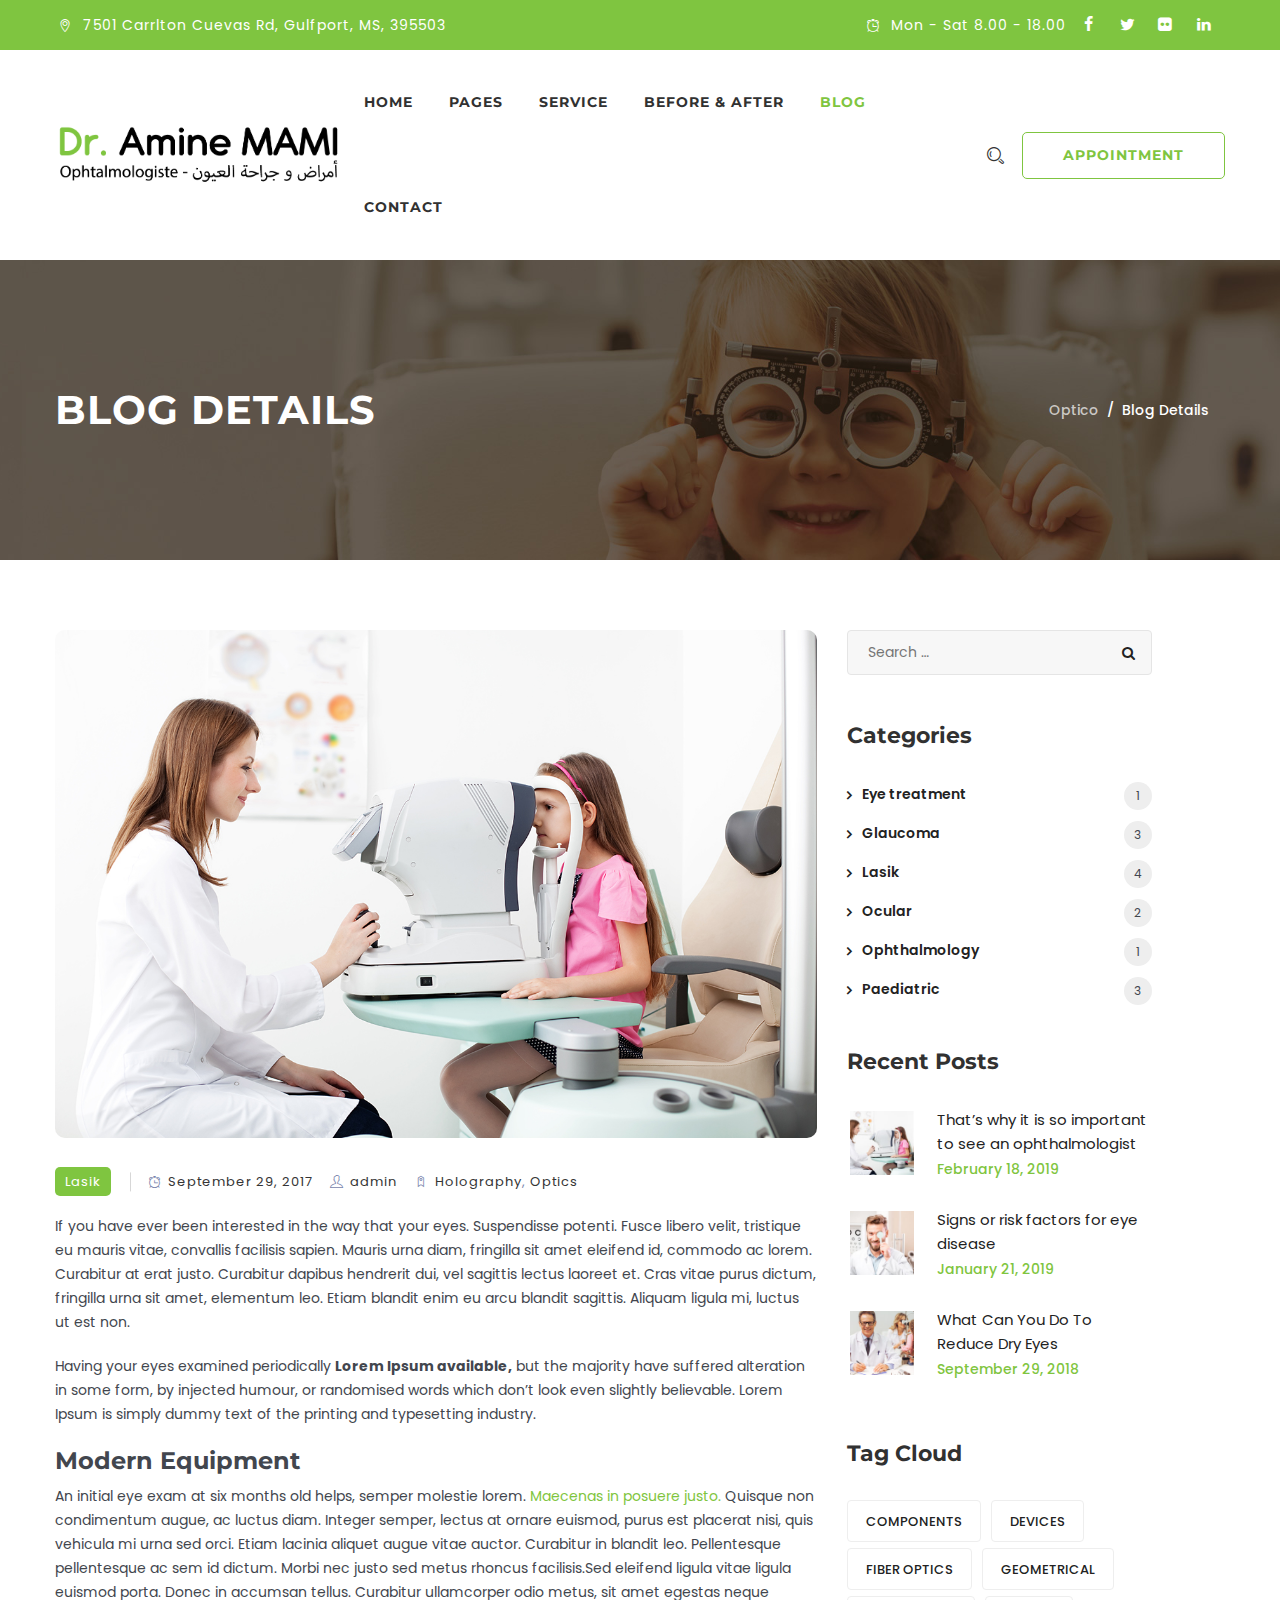
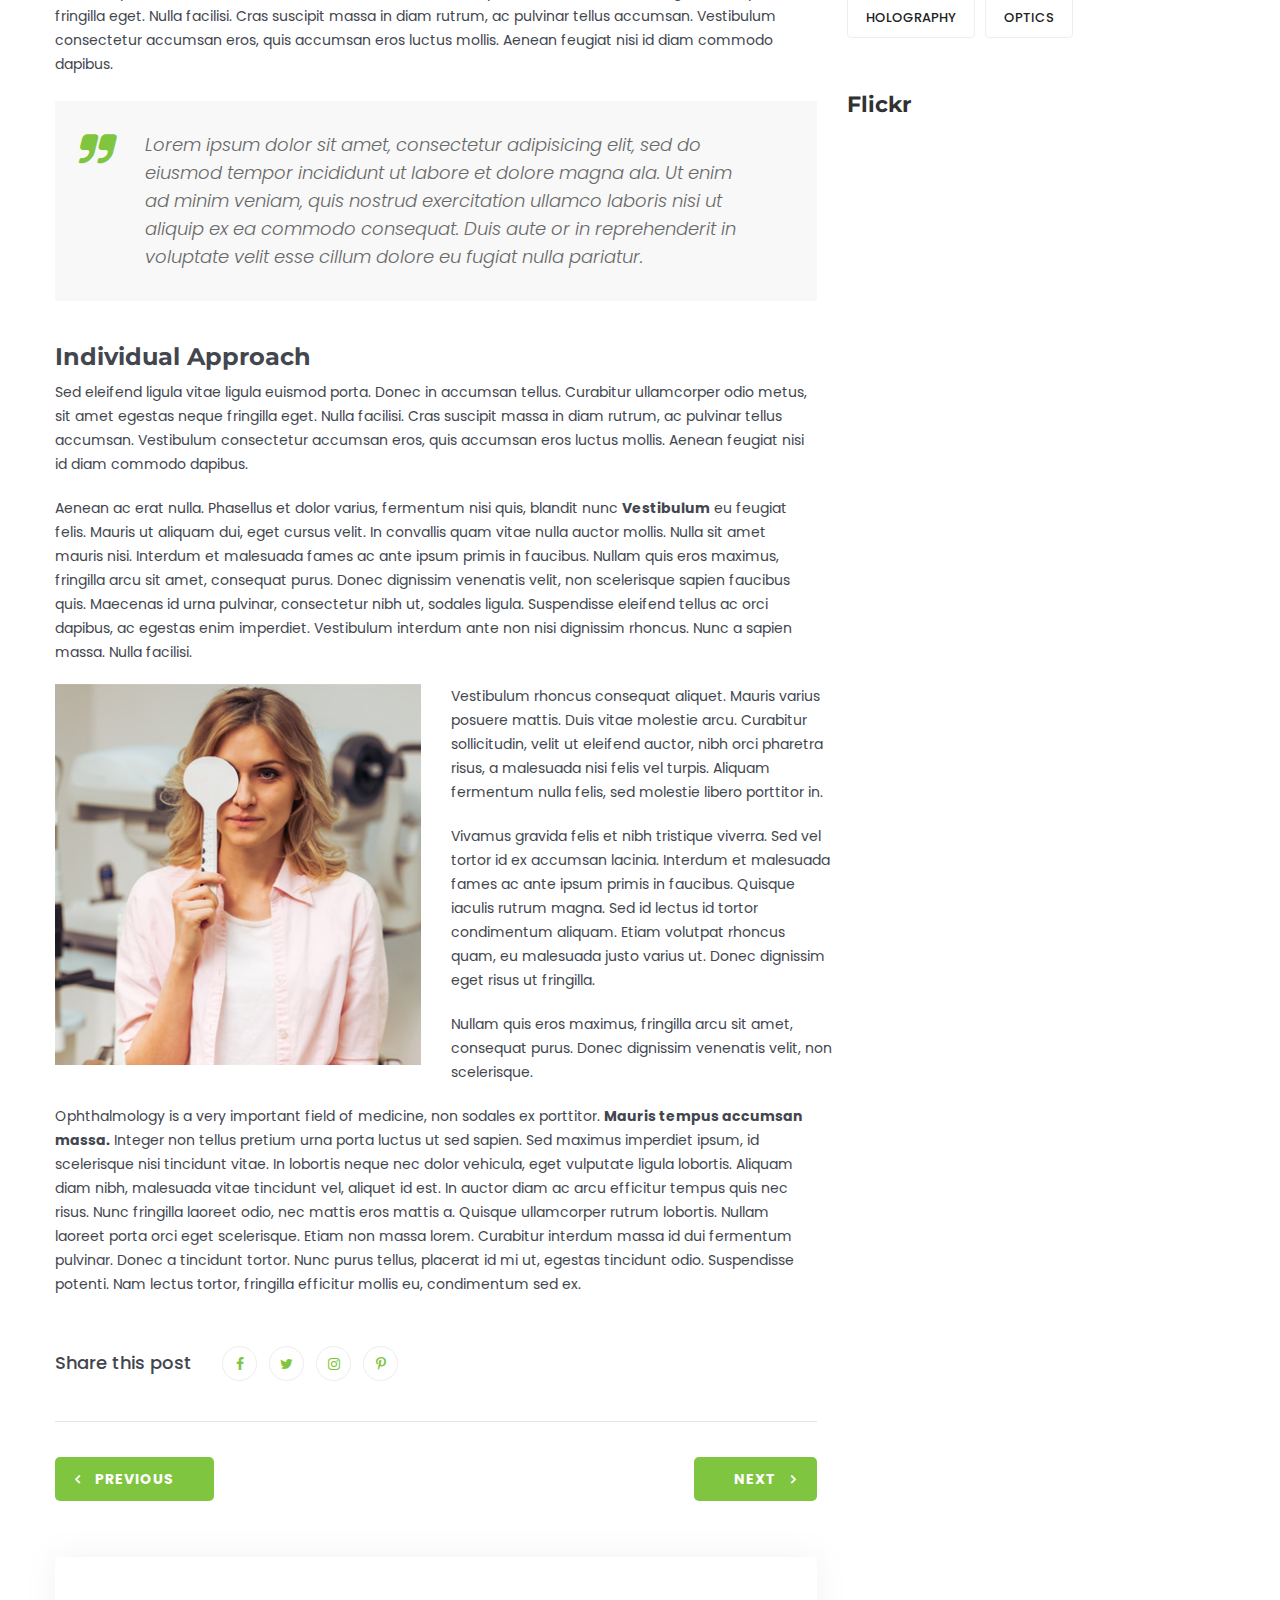
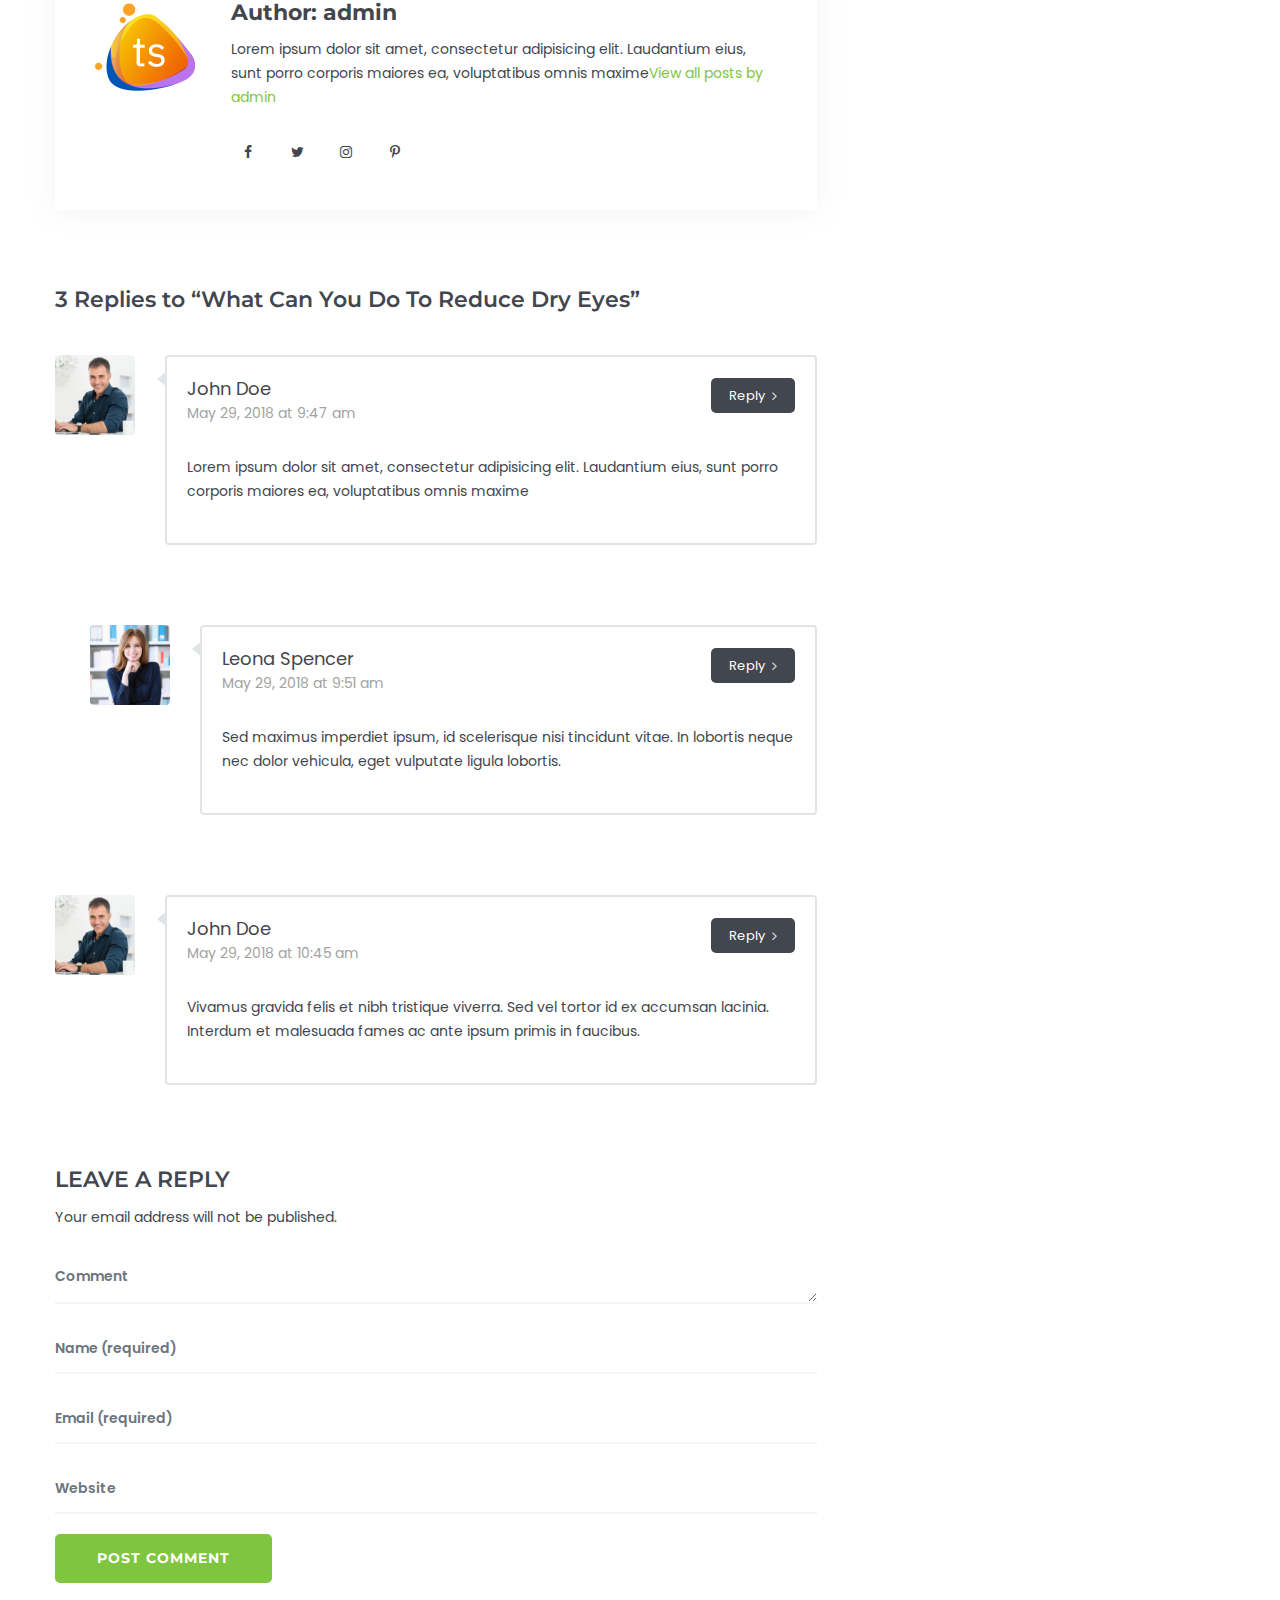
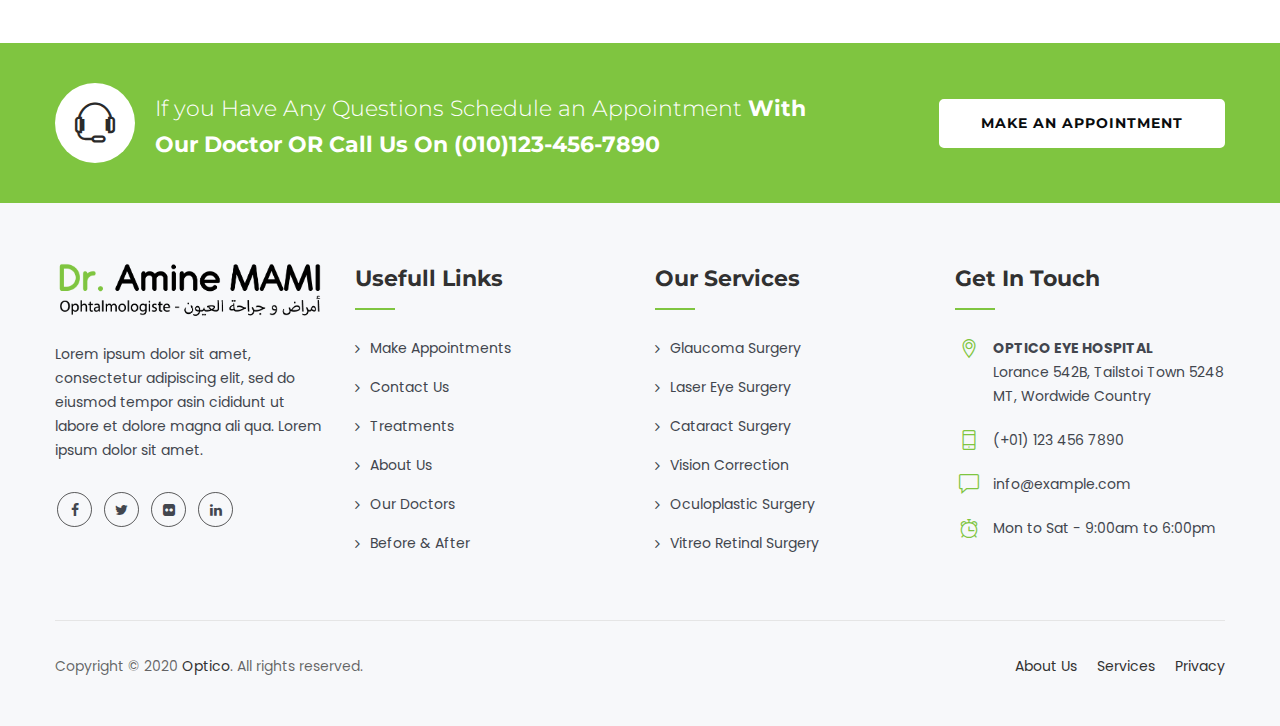
<file: blog-detail.html>
<!doctype html>
<html class="no-js" lang="en">


<!-- Mirrored from optico.designerbyte.com/blog-detail.html by HTTrack Website Copier/3.x [XR&CO'2014], Sun, 20 Sep 2020 14:01:01 GMT -->
<head>
    <meta charset="utf-8">
    <meta http-equiv="x-ua-compatible" content="ie=edge">
    <title>Optico HTML Template</title>
    <meta name="robots" content="noindex, follow" />
    <meta name="description" content="">
    <meta name="viewport" content="width=device-width, initial-scale=1, shrink-to-fit=no">
    <!-- Favicon -->
    <link rel="shortcut icon" type="image/x-icon" href="images/favicon.ico">

    <!-- CSS
        ============================================ -->

    <!-- Bootstrap CSS -->
    <link rel="stylesheet" href="css/bootstrap.min.css">
    <!-- Fontawesome -->
    <link rel="stylesheet" href="css/fontawesome.css">
    <!-- Flaticon -->
    <link rel="stylesheet" href="css/flaticon.css">
    <!-- optico Icons -->
    <link rel="stylesheet" href="css/optico-icons.css">
    <!-- Themify Icons -->
    <link rel="stylesheet" href="css/themify-icons.css">
    <!-- Slick -->
    <link rel="stylesheet" href="css/slick.css">
    <!-- Slick Theme -->
    <link rel="stylesheet" href="css/slick-theme.css">
    <!-- Pretty Photo -->
    <link rel="stylesheet" href="css/prettyPhoto.css">
    <!-- Twentytwenty -->
    <link rel="stylesheet" href="css/twentytwenty.css">
    <!-- Shortcode CSS -->
    <link rel="stylesheet" href="css/shortcode.css">
    <!-- Base CSS -->
    <link rel="stylesheet" href="css/base.css">
    <!-- Style CSS -->
    <link rel="stylesheet" href="css/style.css">
    <!-- Responsive CSS -->
    <link rel="stylesheet" href="css/responsive.css">
</head>

<body>

    <!-- page wrapper -->
    <div class="page-wrapper">

        <!-- Header Main Area -->
        <header class="site-header header-style-1">
            <div class="pre-header">
                <div class="container">
                    <div class="d-flex justify-content-between  align-items-center">
                        <div class="pre-header-left">
                            <ul class="top-contact">
                                <li><i class="optico-icon-location-pin"></i>7501 Carrlton Cuevas Rd, Gulfport, MS, 395503 </li>
                            </ul>
                        </div>
                        <div class="pre-header-right">
                            <ul class="top-contact d-inline">
                                <li><i class="optico-icon-clock"></i>Mon - Sat 8.00 - 18.00 </li>
                            </ul>
                            <ul class="social-icons d-inline">
                                <li><a target="_blank" href="#" data-tooltip="Facebook"><i class="optico-icon-facebook"></i></a></li>
                                <li><a target="_blank" href="#" data-tooltip="Twitter"><i class="optico-icon-twitter"></i></a></li>
                                <li><a target="_blank" href="#" data-tooltip="Flickr"><i class="optico-icon-flickr"></i></a></li>
                                <li><a target="_blank" href="#" data-tooltip="LinkedIn"><i class="optico-icon-linkedin"></i></a></li>
                            </ul>
                        </div>
                    </div>
                </div>
            </div>
            <div class="site-header-menu">
                <div class="container">
                    <div class="row">
                        <div class="col-md-12">
                            <div class="d-flex align-items-center">
                                <div class="site-branding flex-grow-1">
                                    <a href="index-2.html">
                                        <img class="logo-img" alt="optico" src="images/logo-dark.png">
                                    </a>
                                </div>                              
                                <div class="site-navigation ml-auto">
                                    <nav class="main-menu navbar-expand-xl navbar-light">
                                        <div class="navbar-header">
                                            <!-- Togg le Button -->
                                            <button class="navbar-toggler" type="button" data-toggle="collapse" data-target="#navbarSupportedContent" aria-controls="navbarSupportedContent" aria-expanded="false" aria-label="Toggle navigation">
                                                <span class="fa fa-bars"></span>
                                            </button>
                                        </div>
                                        <div class="collapse navbar-collapse clearfix" id="navbarSupportedContent">
                                            <ul class="navigation clearfix">
                                                <li class="dropdown"><a href="index-2.html">Home</a>
                                                    <ul>
                                                        <li><a href="index-2.html">Home page 01</a></li>
                                                        <li><a href="index-02.html">Home page 02</a></li>
                                                        <li><a href="index-03.html">Home page 03</a></li>
                                                    </ul>
                                                </li>
                                                <li class="dropdown">
                                                    <a href="#">Pages</a>
                                                    <ul>
                                                        <li><a href="about.html">About</a></li>
                                                        <li><a href="treatments.html">Treatments</a></li>
                                                        <li><a href="our-doctors.html">Our Doctors</a></li>
                                                        <li><a href="doctor-single.html">Doctor Single</a></li>
                                                        <li><a href="faq.html">Faq</a></li>
                                                    </ul>
                                                </li>
                                                <li class="dropdown">
                                                    <a href="Service.html">Service</a>
                                                    <ul>
                                                        <li><a href="service-2.html">Service 01</a></li>
                                                        <li><a href="service-3.html">Service 02</a></li>
                                                        <li><a href="service-detail.html">Service Detail</a></li>
                                                    </ul>
                                                </li>
                                                <li><a href="before-after.html">Before & After</a></li>
                                                <li class="dropdown active">
                                                    <a href="#">Blog</a>
                                                    <ul>
                                                        <li><a href="blog-large-image.html">Blog Large Image</a></li>
                                                        <li><a href="blog-grid.html">Blog  Grid</a></li>
                                                        <li><a href="blog-left-image.html">Blog Left Image</a></li>
                                                        <li class="active"><a href="blog-detail.html">Blog Details</a></li>
                                                    </ul>
                                                </li>
                                                <li><a href="contact.html">Contact</a></li>
                                            </ul>
                                        </div>
                                    </nav>
                                </div>
                                <div class="menu-right-box d-flex align-items-center">
                                    <a href="#" class="search-btn"><i class="optico-icon-search-1"></i></a>
                                    <div class="header-button">
                                        <a href="#" class="btn btn-outline">APPOINTMENT</a>
                                    </div>
                                </div>
                            </div>
                        </div>
                    </div>
                </div>
            </div>
        </header>
        <!-- Header Main Area End Here -->

        <!-- page content -->
        <div class="page-content">

            <!-- Inner Banner -->
            <section class="inner-banner">
                <div class="titlebar-main">
                    <div class="container">
                        <div class="row align-items-center">
                            <div class="col-lg-6 col-md-12">
                                <h1 class="inner-page-title">Blog Details</h1>
                            </div>
                            <div class="col-lg-6 col-md-12 text-lg-right">
                                <nav aria-label="breadcrumb" class="breadcrumb-section d-flex justify-content-center  justify-content-lg-end">
                                    <ol class="breadcrumb">
                                        <li class="breadcrumb-item"><a href="index-2.html">Optico</a></li>
                                        <li class="breadcrumb-item active" aria-current="page">Blog Details</li>
                                    </ol>
                                </nav>
                            </div>
                        </div>
                    </div>
                </div>
            </section>
            <!-- banner end -->

            <!-- Blog -->
            <section class="section-sm">
                <div class="container">
                    <div class="row">
                        <div class="col-lg-9 blog-right-col">
                            <div class="row">
                                <!-- Blog 01 -->
                                <div class="col-md-12">
                                    <div class="blog-box blog-style-1 blog-single-detail">
                                        <div class="blog-thumbnail mb-4">
                                            <img src="images/blog/blog-03.jpg" class="img-fluid" alt="" />
                                        </div>
                                        <div class="blog-entry-meta">
                                            <ul class="list-inline">
                                                <li class="blog-categories"><a href="#">Lasik</a></li>
                                                <li class="blog-date"><i class="optico-icon-clock"></i><a href="#">September 29, 2017</a></li>
                                                <li class="blog-author"><i class="optico-icon-user"></i><a href="#">admin</a></li>
                                                <li class="blog-comments"><i class="optico-icon-tag"></i><a href="#">Holography‎</a>, <a href="#">Optics‎</a> </li>
                                            </ul>
                                        </div>
                                        <div class="blog-content">
                                        <p>If you have ever been interested in the way that your eyes. Suspendisse potenti. Fusce libero velit, tristique eu mauris vitae, convallis facilisis sapien. Mauris urna diam, fringilla sit amet eleifend id, commodo ac lorem. Curabitur at erat justo. Curabitur dapibus hendrerit dui, vel sagittis lectus laoreet et. Cras vitae purus dictum, fringilla urna sit amet, elementum leo. Etiam blandit enim eu arcu blandit sagittis. Aliquam ligula mi, luctus ut est non.</p>
                                        <p>Having your eyes examined periodically <strong>Lorem Ipsum available,</strong> but the majority have suffered alteration in some form, by injected humour, or randomised words which don’t look even slightly believable. Lorem Ipsum is simply dummy text of the printing and typesetting industry.</p>                                        
                                            <h4>Modern Equipment</h4>
                                            <p>An initial eye exam at six months old helps, semper molestie lorem. <a class="skincolor" href="#">Maecenas in posuere justo.</a> Quisque non condimentum augue, ac luctus diam. Integer semper, lectus at ornare euismod, purus est placerat nisi, quis vehicula mi urna sed orci. Etiam lacinia aliquet augue vitae auctor. Curabitur in blandit leo. Pellentesque pellentesque ac sem id dictum. Morbi nec justo sed metus rhoncus facilisis.Sed eleifend ligula vitae ligula euismod porta. Donec in accumsan tellus. Curabitur ullamcorper odio metus, sit amet egestas neque fringilla eget. Nulla facilisi. Cras suscipit massa in diam rutrum, ac pulvinar tellus accumsan. Vestibulum consectetur accumsan eros, quis accumsan eros luctus mollis. Aenean feugiat nisi id diam commodo dapibus.</p>
                                            <blockquote>
                                                <p>Lorem ipsum dolor sit amet, consectetur adipisicing elit, sed do eiusmod tempor incididunt ut labore et dolore magna ala. Ut enim ad minim veniam, quis nostrud exercitation ullamco laboris nisi ut aliquip ex ea commodo consequat. Duis aute or in reprehenderit in voluptate velit esse cillum dolore eu fugiat nulla pariatur.</p>
                                            </blockquote>
                                            <h4 class="pt-3">Individual Approach</h4>
                                            <p>Sed eleifend ligula vitae ligula euismod porta. Donec in accumsan tellus. Curabitur ullamcorper odio metus, sit amet egestas neque fringilla eget. Nulla facilisi. Cras suscipit massa in diam rutrum, ac pulvinar tellus accumsan. Vestibulum consectetur accumsan eros, quis accumsan eros luctus mollis. Aenean feugiat nisi id diam commodo dapibus.</p>
                                            <p>Aenean ac erat nulla. Phasellus et dolor varius, fermentum nisi quis, blandit nunc <strong>Vestibulum</strong> eu feugiat felis. Mauris ut aliquam dui, eget cursus velit. In convallis quam vitae nulla auctor mollis. Nulla sit amet mauris nisi. Interdum et malesuada fames ac ante ipsum primis in faucibus. Nullam quis eros maximus, fringilla arcu sit amet, consequat purus. Donec dignissim venenatis velit, non scelerisque sapien faucibus quis. Maecenas id urna pulvinar, consectetur nibh ut, sodales ligula. Suspendisse eleifend tellus ac orci dapibus, ac egestas enim imperdiet. Vestibulum interdum ante non nisi dignissim rhoncus. Nunc a sapien massa. Nulla facilisi.</p>
                                        </div>
                                        <div class="row">
                                            <div class="col-md-6">
                                                <img src="images/blog/blogsingle.jpg" class="img-fluid alignleft" alt="" />
                                            </div>
                                            <div class="col-md-6 pr-0">
                                                <p>Vestibulum rhoncus consequat aliquet. Mauris varius posuere mattis. Duis vitae molestie arcu. Curabitur sollicitudin, velit ut eleifend auctor, nibh orci pharetra risus, a malesuada nisi felis vel turpis. Aliquam fermentum nulla felis, sed molestie libero porttitor in.</p>
                                                <p>Vivamus gravida felis et nibh tristique viverra. Sed vel tortor id ex accumsan lacinia. Interdum et malesuada fames ac ante ipsum primis in faucibus. Quisque iaculis rutrum magna. Sed id lectus id tortor condimentum aliquam. Etiam volutpat rhoncus quam, eu malesuada justo varius ut. Donec dignissim eget risus ut fringilla.</p>
                                                <p>Nullam quis eros maximus, fringilla arcu sit amet, consequat purus. Donec dignissim venenatis velit, non scelerisque.</p>
                                            </div>
                                        </div>
                                        <div>
                                            <p>Ophthalmology is a very important field of medicine, non sodales ex porttitor. <strong>Mauris tempus accumsan massa.</strong> Integer non tellus pretium urna porta luctus ut sed sapien. Sed maximus imperdiet ipsum, id scelerisque nisi tincidunt vitae. In lobortis neque nec dolor vehicula, eget vulputate ligula lobortis. Aliquam diam nibh, malesuada vitae tincidunt vel, aliquet id est. In auctor diam ac arcu efficitur tempus quis nec risus. Nunc fringilla laoreet odio, nec mattis eros mattis a. Quisque ullamcorper rutrum lobortis. Nullam laoreet porta orci eget scelerisque. Etiam non massa lorem. Curabitur interdum massa id dui fermentum pulvinar. Donec a tincidunt tortor. Nunc purus tellus, placerat id mi ut, egestas tincidunt odio. Suspendisse potenti. Nam lectus tortor, fringilla efficitur mollis eu, condimentum sed ex.</p>
                                        </div>
                                        <div class="entry-contant">
                                            <div class="entry-contant-left">
                                                <span class="entry-contant-title">Share this post</span>
                                            </div>
                                            <div class="entry-social-right">
                                                <ul>
                                                    <li><a href="#"><i class="fa fa-facebook"></i></a></li>
                                                    <li><a href="#"><i class="fa fa-twitter"></i></a></li>
                                                    <li><a href="#"><i class="fa fa-instagram"></i></a></li>
                                                    <li><a href="#"><i class="fa fa-pinterest-p"></i></a></li>
                                                </ul>
                                            </div>
                                        </div>
                                        <div class="row">
                                            <div class="col-md-12">
                                                <div class="entry-np-nav">
                                                    <nav>
                                                        <div class="nav-links">
                                                            <div class="nav-previous">
                                                                <a href="#" rel="prev">
                                                                    <span class="meta-nav" aria-hidden="true">Previous</span>
                                                                </a>
                                                            </div>
                                                            <div class="nav-next">
                                                                <a href="#" rel="next">
                                                                    <span class="meta-nav" aria-hidden="true">Next</span>
                                                                </a>
                                                            </div>
                                                        </div>
                                                    </nav>
                                                </div>
                                            </div>
                                        </div>
                                        <div class="entry-author-box">
                                            <div class="entry-author-image">
                                                <img class="img-fluid" src="images/author.png" alt="">
                                            </div>
                                            <div class="entry-author-content">
                                                <h4 class="entry-author-name">Author: admin</h4>
                                                <p>Lorem ipsum dolor sit amet, consectetur adipisicing elit. Laudantium eius, sunt porro corporis maiores ea, voluptatibus omnis maxime<a class="skincolor" href="#">View all posts by admin</a></p>
                                                <div class="entry-author-social">
                                                    <ul>
                                                        <li><a href="#"><i class="fa fa-facebook"></i></a></li>
                                                        <li><a href="#"><i class="fa fa-twitter"></i></a></li>
                                                        <li><a href="#"><i class="fa fa-instagram"></i></a></li>
                                                        <li><a href="#"><i class="fa fa-pinterest-p"></i></a></li>
                                                    </ul>
                                                </div>
                                            </div>
                                        </div>
                                    </div>
                                    <div class="blog-classic-box-content">
                                        <div class="comments-area">
                                            <h3 class="comments-title">3 Replies to “What Can You Do To Reduce Dry Eyes”</h3>
                                            <div class="comments-box">
                                                <div class="media">
                                                    <div class="comment-author">
                                                        <img class="img-fluid" src="images/avatar/01.png" alt="">
                                                    </div>

                                                    <div class="media-body comment-meta">
                                                        <div class="mt-0 comment-owner">John Doe</div>
                                                        <a class="comment-time-date" href="#">May 29, 2018 at 9:47 am</a>
                                                        <p>Lorem ipsum dolor sit amet, consectetur adipisicing elit. Laudantium eius, sunt porro corporis maiores ea, voluptatibus omnis maxime</p>
                                                        <div class="reply">
                                                            <a href="#" class="comment-reply-link">Reply</a>
                                                        </div>
                                                    </div>
                                                </div>
                                                <div class="children">
                                                    <div class="media even depth-2">
                                                        <div class="comment-author">
                                                            <img class="img-fluid" src="images/avatar/02.png" alt="">
                                                        </div>

                                                        <div class="media-body comment-meta">
                                                            <div class="mt-0 comment-owner">Leona Spencer</div>
                                                            <a class="comment-time-date" href="#">May 29, 2018 at 9:51 am</a>
                                                            <p>Sed maximus imperdiet ipsum, id scelerisque nisi tincidunt vitae. In lobortis neque nec dolor vehicula, eget vulputate ligula lobortis.</p>
                                                            <div class="reply">
                                                                <a href="#" class="comment-reply-link">Reply</a>
                                                            </div>
                                                        </div>
                                                    </div>
                                                </div>
                                                <div class="media">
                                                    <div class="comment-author">
                                                        <img class="img-fluid" src="images/avatar/01.png" alt="">
                                                    </div>

                                                    <div class="media-body comment-meta">
                                                        <div class="mt-0 comment-owner">John Doe</div>
                                                        <a class="comment-time-date" href="#">May 29, 2018 at 10:45 am</a>
                                                        <p>Vivamus gravida felis et nibh tristique viverra. Sed vel tortor id ex accumsan lacinia. Interdum et malesuada fames ac ante ipsum primis in faucibus.</p>
                                                        <div class="reply">
                                                            <a href="#" class="comment-reply-link">Reply</a>
                                                        </div>
                                                    </div>
                                                </div>
                                            </div>
                                        </div>
                                    </div>
                                    <div class="comment-respond">
                                        <h3 class="comment-reply-title">LEAVE A REPLY</h3>
                                        <div class="comment-form">
                                            <p class="comment-notes">Your email address will not be published. </p>
                                            <form>
                                                <div class="form-group">
                                                    <textarea id="comment" class="form-control" placeholder="Comment" name="comment" cols="45" rows="8" aria-required="true"></textarea>
                                                </div>
                                                <div class="form-group">
                                                    <input id="name" type="text" placeholder="Name (required)" class="form-control" name="name">
                                                </div>
                                                <div class="form-group">
                                                    <input id="email" class="form-control" placeholder="Email (required)" name="email" type="email" value="" aria-required="true">
                                                </div>
                                                <div class="form-group">
                                                    <input id="url" class="form-control" placeholder="Website" name="url" type="text" value="">
                                                </div>
                                                <div class="form-group">
                                                    <a href="#" class="btn">Post Comment</a>
                                                </div>
                                            </form>
                                        </div>

                                    </div>
                                </div>
                            </div>
                        </div>
                        <div class="col-lg-3 blog-left-col mb-25 mb-xs-20 mt-md-50">
                            <div class="sidebar">
                                <div class="widget widget-search">
                                    <form class="search-form">
                                        <input type="search" class="search-field" placeholder="Search …" value="" />
                                        <a href="#"><i class="fa fa-search"></i></a>
                                    </form>
                                </div>
                                <div class="widget widget-categories">
                                    <h3 class="widget-title">Categories</h3>
                                    <ul>
                                        <li><a href="#">Eye treatment</a><span>1</span></li>
                                        <li><a href="#">Glaucoma</a><span>3</span></li>
                                        <li><a href="#">Lasik</a><span>4</span></li>
                                        <li><a href="#">Ocular</a><span>2</span></li>
                                        <li><a href="#">Ophthalmology</a><span>1</span></li>
                                        <li><a href="#">Paediatric</a><span>3</span></li>
                                    </ul>
                                </div>
                                <div class="widget widget-recent-post">
                                    <h3 class="widget-title">Recent Posts</h3>
                                    <ul class="recent-post-list">
                                        <li class="recent-post-list-li">
                                            <div class="media">
                                                <a class="recent-post-thum" href="#">
                                                    <img src="images/recent-post/blog-01.jpg" class="img-fluid" alt="" />
                                                </a>
                                                <div class="media-body">
                                                    <a href="#">That’s why it is so important to see an ophthalmologist</a>
                                                    <span class="post-date">February 18, 2019</span>
                                                </div>
                                            </div>
                                        </li>
                                        <li class="recent-post-list-li">
                                            <div class="media">
                                                <a class="recent-post-thum" href="#">
                                                    <img src="images/recent-post/blog-02.jpg" class="img-fluid" alt="" />
                                                </a>
                                                <div class="media-body">
                                                    <a href="#">Signs or risk factors for eye disease</a>
                                                    <span class="post-date">January 21, 2019</span>
                                                </div>
                                            </div>
                                        </li>
                                        <li class="recent-post-list-li">
                                            <div class="media">
                                                <a class="recent-post-thum" href="#">
                                                    <img src="images/recent-post/blog-03.jpg" class="img-fluid" alt="" />
                                                </a>
                                                <div class="media-body">
                                                    <a href="#">What Can You Do To Reduce Dry Eyes</a>
                                                    <span class="post-date">September 29, 2018</span>
                                                </div>
                                            </div>
                                        </li>
                                    </ul>
                                </div>
                                <div class="widget widget-tag-cloud">
                                    <h3 class="widget-title">Tag Cloud</h3>
                                    <div class="tagcloud">
                                        <a href="#" class="tag-cloud-link">Components‎</a>
                                        <a href="#" class="tag-cloud-link">Devices‎</a>
                                        <a href="#" class="tag-cloud-link">Fiber Optics‎</a>
                                        <a href="#" class="tag-cloud-link">Geometrical</a>
                                        <a href="#" class="tag-cloud-link">Holography‎</a>
                                        <a href="#" class="tag-cloud-link">Optics‎</a>
                                    </div>
                                </div>
                                <div class="widget widget-flickr">
                                    <h3 class="widget-title">Flickr</h3>
                                    <script src="https://www.flickr.com/badge_code_v2.gne?count=9&amp;display=latest&amp;size=s&amp;layout=v&amp;source=user&amp;user=142401196%40N02"></script>
                                </div>
                            </div>
                        </div>
                    </div>
                </div>
            </section>
            <!-- Blog End -->
        </div>
        <!-- page content End -->

        <!-- footer -->
        <footer class="footer site-footer">
            <div class="footer-top skin-bg-color">
                <div class="container">
                    <div class="row d-flex white-color align-items-center">
                        <div class="col-lg-8">
                            <div class="iconbox iconbox-style-6">
                                <div class="iconbox-inner d-flex">
                                    <div class="iconbox-icon">
                                        <i class="themifyicon ti-headphone-alt"></i>
                                    </div>
                                    <div class="iconbox-contents">
                                        <div class="iconbox-title">
                                            <h2>If you Have Any Questions Schedule an Appointment <strong>With Our Doctor OR Call Us On (010)123-456-7890</strong>
                                            </h2>
                                        </div>
                                    </div>
                                </div>
                            </div>
                        </div>
                        <div class="col-lg-4 mt-md-30 text-lg-right">
                            <a href="#" class="btn btn-dark">Make an Appointment</a>
                        </div>
                    </div>
                </div>
            </div>
            <div class="container">
                <div class="row">
                    <div class="col-xs-12 col-sm-6 col-md-6 col-lg-3">
                        <div class="footerlogo mb-4">
                            <img class="" src="images/logo-dark.png" alt="">
                        </div>
                        <p class="mb-0">Lorem ipsum dolor sit amet, consectetur adipiscing elit, sed do eiusmod tempor asin cididunt ut labore et dolore magna ali qua. Lorem ipsum dolor sit amet.</p>
                        <div class="social-links-wrapper">
                            <ul class="social-icons">
                                <li><a href="#" class="tooltip-top" data-toggle="tooltip" data-placement="top" data-tooltip="Facebook"><i class="fa fa-facebook"></i></a></li>
                                <li><a href="#" class="tooltip-top" data-toggle="tooltip" data-placement="top" data-tooltip="Twitter"><i class="fa fa-twitter"></i></a></li>
                                <li><a href="#" class="tooltip-top" data-toggle="tooltip" data-placement="top" data-tooltip="Flickr"><i class="fa fa-flickr"></i></a></li>
                                <li><a href="#" class="tooltip-top" data-toggle="tooltip" data-placement="top" data-tooltip="LinkedIn"><i class="fa fa-linkedin"></i></a></li>
                            </ul>
                        </div>
                    </div>
                    <div class="col-xs-12 col-sm-6 col-md-6 col-lg-3 mt-sm-30">
                        <h6 class="footer-widget-title">Usefull Links</h6>
                        <ul class="list-unstyled footer-link-list">
                            <li><a href="#">Make Appointments</a></li>
                            <li><a href="#">Contact Us</a></li>
                            <li><a href="#">Treatments</a></li>
                            <li><a href="#">About Us</a></li>
                            <li><a href="#">Our Doctors</a></li>
                            <li><a href="#">Before & After</a></li>
                        </ul>
                    </div>
                    <div class="col-xs-12 col-sm-6 col-md-6 col-lg-3 mt-md-30">
                        <h6 class="footer-widget-title">Our Services</h6>
                        <ul class="list-unstyled footer-link-list">
                            <li><a href="#">Glaucoma Surgery</a></li>
                            <li><a href="#">Laser Eye Surgery</a></li>
                            <li><a href="#">Cataract Surgery</a></li>
                            <li><a href="#">Vision Correction</a></li>
                            <li><a href="#">Oculoplastic Surgery</a></li>
                            <li><a href="#">Vitreo Retinal Surgery</a></li>
                        </ul>
                    </div>
                    <div class="col-xs-12 col-sm-6 col-md-6 col-lg-3 address-box mt-md-30">
                        <h6 class="footer-widget-title">Get In Touch</h6>
                        <div class="d-flex">
                            <i class="optico-icon-location-pin"></i>
                            <p><strong>OPTICO EYE HOSPITAL</strong>
                                <br/>Lorance 542B, Tailstoi Town 5248 MT, Wordwide Country</p>
                        </div>
                        <div class="d-flex">
                            <i class="optico-icon-mobile"></i>
                            <p>(+01) 123 456 7890</p>
                        </div>
                        <div class="d-flex">
                            <i class="optico-icon-comment-1"></i>
                            <p>info@example.com</p>
                        </div>
                        <div class="d-flex">
                            <i class="optico-icon-clock"></i>
                            <p>Mon to Sat - 9:00am to 6:00pm</p>
                        </div>
                    </div>
                </div>
                <div class="bottom-footer">
                    <div class="row">
                        <div class="col-sm-6">
                            Copyright © 2020 <a href="index-2.html">Optico</a>. All rights reserved.
                        </div>
                        <div class="col-sm-6 text-lg-right text-md-right text-sm-left">
                            <ul class="list-inline">
                                <li class="list-inline-item"><a href="#">About Us</a></li>
                                <li class="list-inline-item"><a href="#">Services</a></li>
                                <li class="list-inline-item"><a href="#">Privacy</a></li>
                            </ul>
                        </div>
                    </div>
                </div>
            </div>
        </footer>
        <!-- footer End -->
    </div>
    <!-- page wrapper End -->

    <!-- Search Box Start Here -->
    <div class="ts-search-overlay">
        <div class="ts-icon-close"></div>
        <div class="ts-search-outer">
            <div class="ts-search-logo"><img alt="optico" src="images/logo-white.png" /></div>
            <form class="ts-site-searchform">
                <input type="search" class="form-control field searchform-s" name="s" placeholder="Type Word Then Press Enter">
                <button type="submit"><span class="optico-icon-search"></span></button>
            </form>
        </div>
    </div>
    <!-- Search Box End Here -->

    <!-- JS
        ============================================ -->

    <!-- jQuery JS -->
    <script src="js/jquery.min.js"></script>
    <!-- Popper JS -->
    <script src="js/popper.min.js"></script>
    <!-- Bootstrap JS -->
    <script src="js/bootstrap.min.js"></script>
    <!-- jquery Waypoints JS -->
    <script src="js/jquery-waypoints.js"></script>
    <!-- jquery Appear JS -->
    <script src="js/jquery.appear.js"></script>
    <!-- Numinate JS -->
    <script src="js/numinate.min.js"></script>
    <!-- Slick JS -->
    <script src="js/slick.min.js"></script>
    <!-- PrettyPhoto JS -->
    <script src="js/jquery.prettyPhoto.js"></script>
    <!-- Circle Progress JS -->
    <script src="js/circle-progress.js"></script>
    <!-- Event Move JS -->
    <script src="js/jquery.event.move.js"></script>
    <!-- Twentytwenty JS -->
    <script src="js/jquery.twentytwenty.js"></script>
    <!-- Scripts JS -->
    <script src="js/scripts.js"></script>
</body>


<!-- Mirrored from optico.designerbyte.com/blog-detail.html by HTTrack Website Copier/3.x [XR&CO'2014], Sun, 20 Sep 2020 14:01:07 GMT -->
</html>
</file>
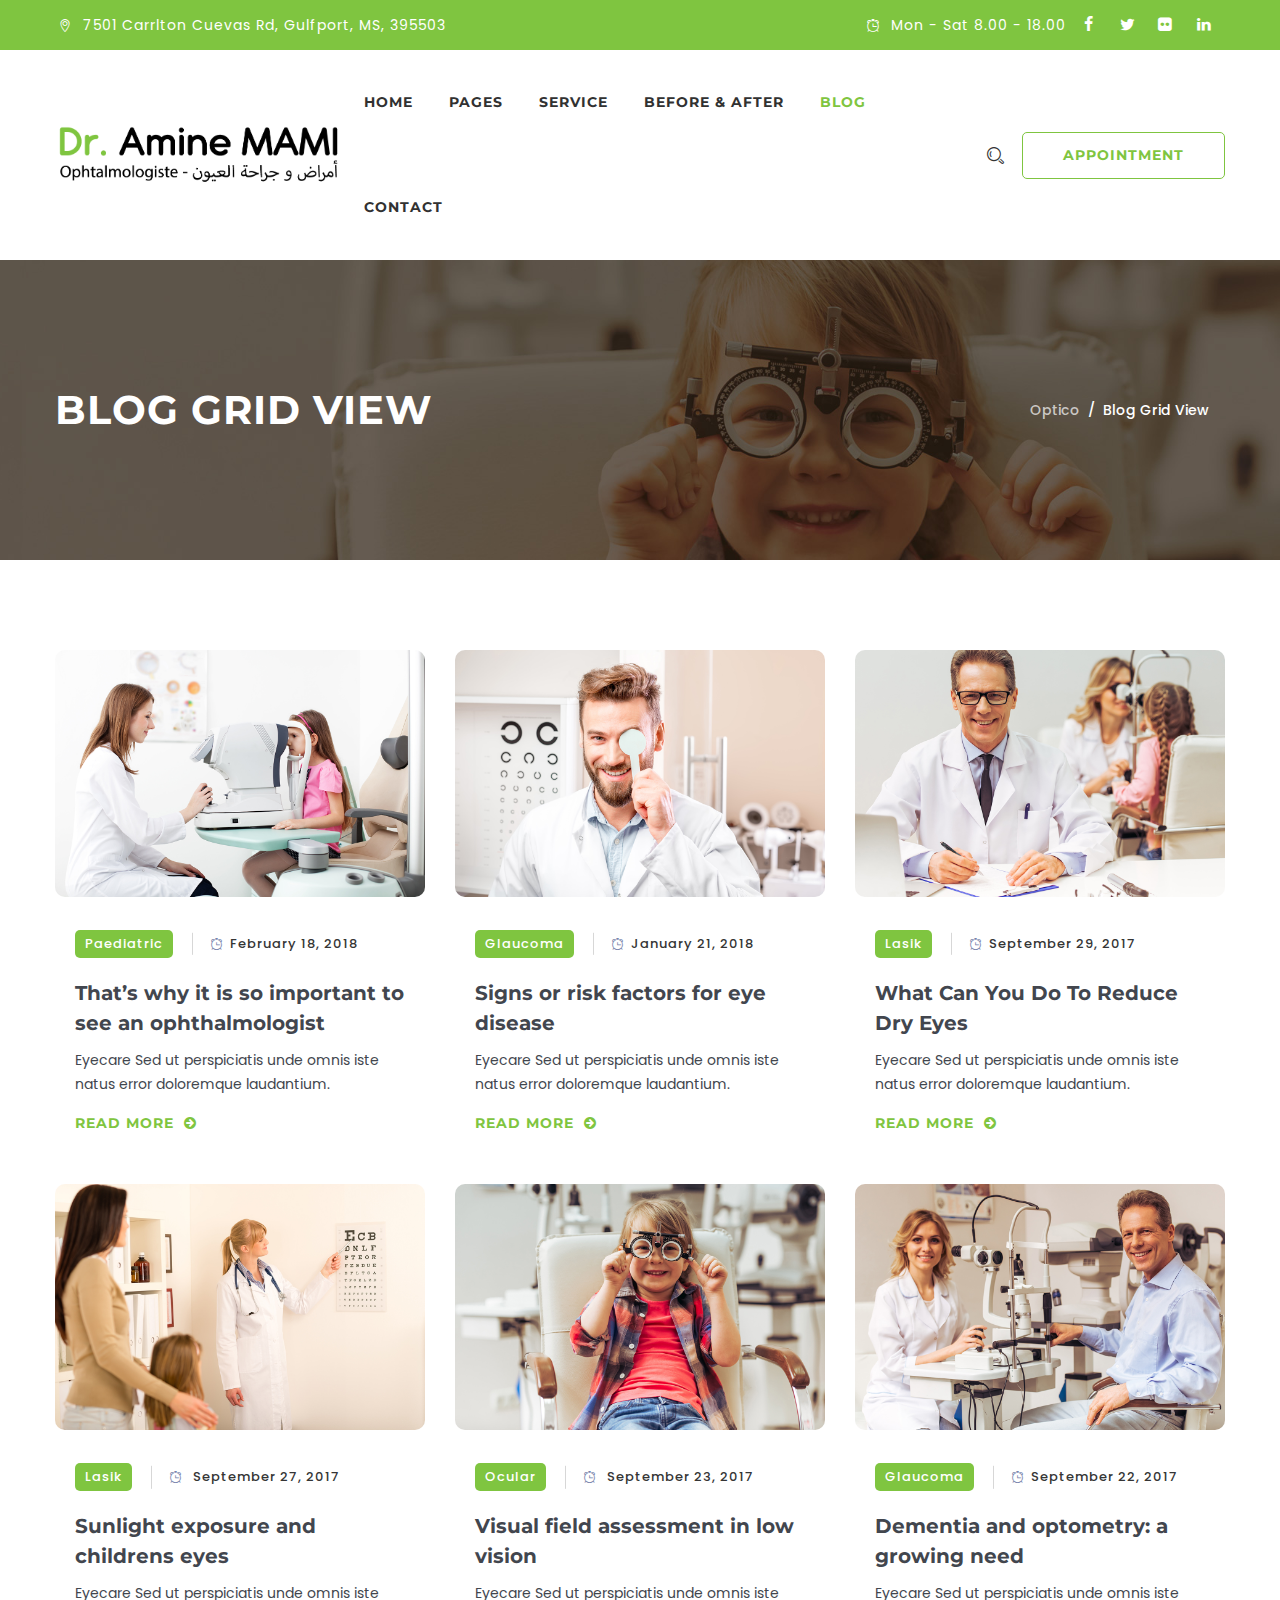
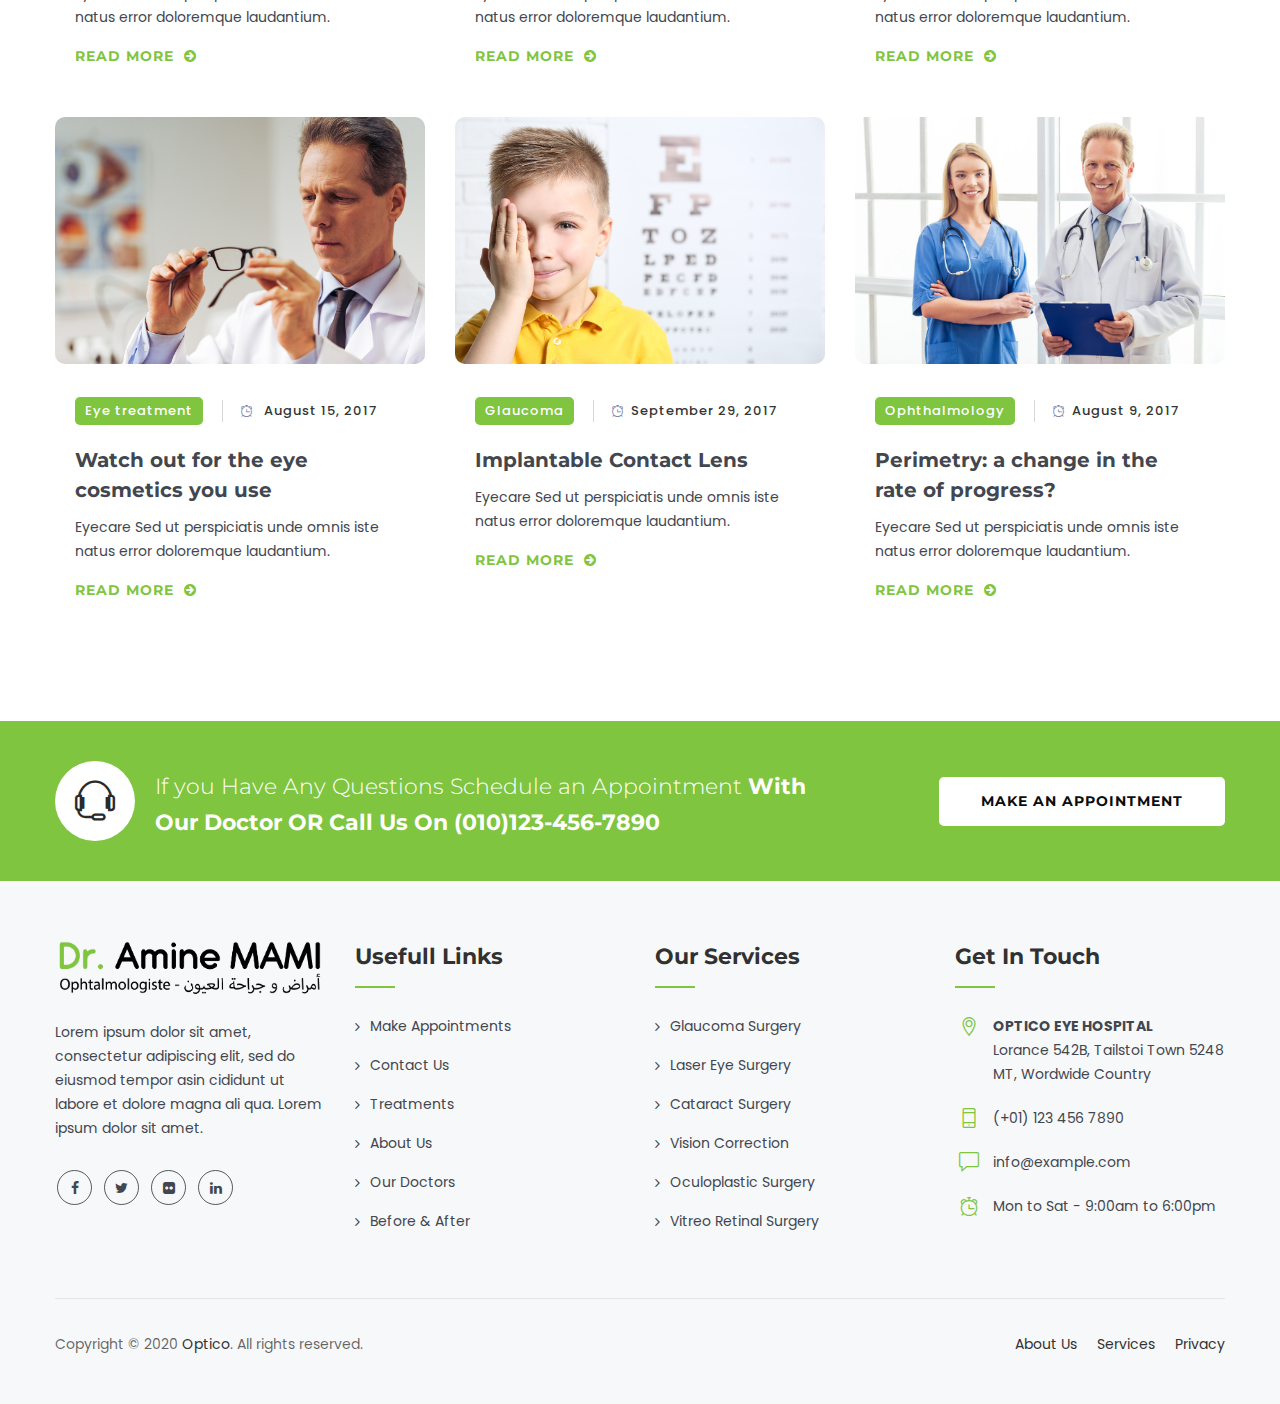
<file: blog-grid.html>
<!doctype html>
<html class="no-js" lang="en">


<!-- Mirrored from optico.designerbyte.com/blog-grid.html by HTTrack Website Copier/3.x [XR&CO'2014], Sun, 20 Sep 2020 14:01:01 GMT -->
<head>
    <meta charset="utf-8">
    <meta http-equiv="x-ua-compatible" content="ie=edge">
    <title>Optico HTML Template</title>
    <meta name="robots" content="noindex, follow" />
    <meta name="description" content="">
    <meta name="viewport" content="width=device-width, initial-scale=1, shrink-to-fit=no">
    <!-- Favicon -->
    <link rel="shortcut icon" type="image/x-icon" href="images/favicon.ico">

    <!-- CSS
        ============================================ -->

    <!-- Bootstrap CSS -->
    <link rel="stylesheet" href="css/bootstrap.min.css">
    <!-- Fontawesome -->
    <link rel="stylesheet" href="css/fontawesome.css">
    <!-- Flaticon -->
    <link rel="stylesheet" href="css/flaticon.css">
    <!-- optico Icons -->
    <link rel="stylesheet" href="css/optico-icons.css">
    <!-- Themify Icons -->
    <link rel="stylesheet" href="css/themify-icons.css">
    <!-- Slick -->
    <link rel="stylesheet" href="css/slick.css">
    <!-- Slick Theme -->
    <link rel="stylesheet" href="css/slick-theme.css">
    <!-- Pretty Photo -->
    <link rel="stylesheet" href="css/prettyPhoto.css">
    <!-- Twentytwenty -->
    <link rel="stylesheet" href="css/twentytwenty.css">
    <!-- Shortcode CSS -->
    <link rel="stylesheet" href="css/shortcode.css">
    <!-- Base CSS -->
    <link rel="stylesheet" href="css/base.css">
    <!-- Style CSS -->
    <link rel="stylesheet" href="css/style.css">
    <!-- Responsive CSS -->
    <link rel="stylesheet" href="css/responsive.css">
</head>

<body>

    <!-- page wrapper -->
    <div class="page-wrapper">

        <!-- Header Main Area -->
        <header class="site-header header-style-1">
            <div class="pre-header">
                <div class="container">
                    <div class="d-flex justify-content-between  align-items-center">
                        <div class="pre-header-left">
                            <ul class="top-contact">
                                <li><i class="optico-icon-location-pin"></i>7501 Carrlton Cuevas Rd, Gulfport, MS, 395503 </li>
                            </ul>
                        </div>
                        <div class="pre-header-right">
                            <ul class="top-contact d-inline">
                                <li><i class="optico-icon-clock"></i>Mon - Sat 8.00 - 18.00 </li>
                            </ul>
                            <ul class="social-icons d-inline">
                                <li><a target="_blank" href="#" data-tooltip="Facebook"><i class="optico-icon-facebook"></i></a></li>
                                <li><a target="_blank" href="#" data-tooltip="Twitter"><i class="optico-icon-twitter"></i></a></li>
                                <li><a target="_blank" href="#" data-tooltip="Flickr"><i class="optico-icon-flickr"></i></a></li>
                                <li><a target="_blank" href="#" data-tooltip="LinkedIn"><i class="optico-icon-linkedin"></i></a></li>
                            </ul>
                        </div>
                    </div>
                </div>
            </div>
            <div class="site-header-menu">
                <div class="container">
                    <div class="row">
                        <div class="col-md-12">
                            <div class="d-flex align-items-center">
                                <div class="site-branding flex-grow-1">
                                    <a href="index-2.html">
                                        <img class="logo-img" alt="optico" src="images/logo-dark.png">
                                    </a>
                                </div>                               
                                <div class="site-navigation ml-auto">
                                    <nav class="main-menu navbar-expand-xl navbar-light">
                                        <div class="navbar-header">
                                            <!-- Togg le Button -->
                                            <button class="navbar-toggler" type="button" data-toggle="collapse" data-target="#navbarSupportedContent" aria-controls="navbarSupportedContent" aria-expanded="false" aria-label="Toggle navigation">
                                                <span class="fa fa-bars"></span>
                                            </button>
                                        </div>
                                        <div class="collapse navbar-collapse clearfix" id="navbarSupportedContent">
                                            <ul class="navigation clearfix">
                                                <li class="dropdown"><a href="index-2.html">Home</a>
                                                    <ul>
                                                        <li><a href="index-2.html">Home page 01</a></li>
                                                        <li><a href="index-02.html">Home page 02</a></li>
                                                        <li><a href="index-03.html">Home page 03</a></li>
                                                    </ul>
                                                </li>
                                                <li class="dropdown">
                                                    <a href="#">Pages</a>
                                                    <ul>
                                                        <li><a href="about.html">About</a></li>
                                                        <li><a href="treatments.html">Treatments</a></li>
                                                        <li><a href="our-doctors.html">Our Doctors</a></li>
                                                        <li><a href="doctor-single.html">Doctor Single</a></li>
                                                        <li><a href="faq.html">Faq</a></li>
                                                    </ul>
                                                </li>
                                                <li class="dropdown">
                                                    <a href="Service.html">Service</a>
                                                    <ul>
                                                        <li><a href="service-2.html">Service 01</a></li>
                                                        <li><a href="service-3.html">Service 02</a></li>
                                                        <li><a href="service-detail.html">Service Detail</a></li>
                                                    </ul>
                                                </li>
                                                <li><a href="before-after.html">Before & After</a></li>
                                                <li class="dropdown active">
                                                    <a href="#">Blog</a>
                                                    <ul>
                                                        <li><a href="blog-large-image.html">Blog Large Image</a></li>
                                                        <li class="active"><a href="blog-grid.html">Blog  Grid</a></li>
                                                        <li><a href="blog-left-image.html">Blog Left Image</a></li>
                                                        <li><a href="blog-detail.html">Blog Details</a></li>
                                                    </ul>
                                                </li>
                                                <li><a href="contact.html">Contact</a></li>
                                            </ul>
                                        </div>
                                    </nav>
                                </div>
                                <div class="menu-right-box d-flex align-items-center">
                                    <a href="#" class="search-btn"><i class="optico-icon-search-1"></i></a>
                                    <div class="header-button">
                                        <a href="#" class="btn btn-outline">APPOINTMENT</a>
                                    </div>
                                </div>
                            </div>
                        </div>
                    </div>
                </div>
            </div>
        </header>
        <!-- Header Main Area End Here -->

        <!-- page content -->
        <div class="page-content">

            <!-- Inner Banner -->
            <section class="inner-banner">
                <div class="titlebar-main">
                    <div class="container">
                        <div class="row align-items-center">
                            <div class="col-lg-6 col-md-12">
                                <h1 class="inner-page-title">BLOG GRID VIEW</h1>
                            </div>
                            <div class="col-lg-6 col-md-12 text-lg-right">
                                <nav aria-label="breadcrumb" class="breadcrumb-section d-flex justify-content-center  justify-content-lg-end">
                                    <ol class="breadcrumb">
                                        <li class="breadcrumb-item"><a href="index-2.html">Optico</a></li>
                                        <li class="breadcrumb-item active" aria-current="page">Blog Grid View</li>
                                    </ol>
                                </nav>
                            </div>
                        </div>
                    </div>
                </div>
            </section>
            <!-- banner end -->

            <!-- Blog -->
            <section class="section-md bg-white pt-md-70 pb-md-40 pt-sm-50 pb-sm-20 pt-xs-40 pb-xs-10">
                <div class="container">
                    <div class="row">
                        <!-- Blog 01 -->
                        <div class="col-lg-4">
                            <div class="blog-box blog-style-2 mb-4">
                                <div class="blog-thumbnail">
                                    <img src="images/blog/blog-03.jpg" class="img-fluid" alt="">
                                </div>
                                <div class="blog-content">
                                    <div class="blog-entry-meta">
                                        <ul class="list-inline">
                                            <li class="blog-category"><a class="url fn n" href="#">Paediatric</a></li>
                                            <li class="blog-date"><i class="optico-icon-clock"></i><a href="#">February 18, 2018</a></li>
                                        </ul>
                                    </div>
                                    <h4 class="blog-box-title"><a href="blog-detail.html">That’s why it is so important to see an ophthalmologist</a></h4>
                                    <div class="blog-desc">
                                        <p>Eyecare Sed ut perspiciatis unde omnis iste natus error doloremque laudantium.</p>
                                    </div>
                                    <div class="link-btn">
                                        <a class="skincolor" href="#">Read more<i class="fa fa-arrow-circle-right"></i></a>
                                    </div>
                                </div>
                            </div>
                        </div>
                        <!-- Blog 02 -->
                        <div class="col-lg-4">
                            <div class="blog-box blog-style-2 mb-4">
                                <div class="blog-thumbnail">
                                    <img src="images/blog/blog-04.jpg" class="img-fluid" alt="">
                                </div>
                                <div class="blog-content">
                                    <div class="blog-entry-meta">
                                        <ul class="list-inline">
                                            <li class="blog-category"><a class="url fn n" href="#">Glaucoma</a></li>
                                            <li class="blog-date"><i class="optico-icon-clock"></i><a href="#">January 21, 2018</a></li>
                                        </ul>
                                    </div>
                                    <h4 class="blog-box-title"><a href="blog-detail.html">Signs or risk factors for eye disease</a></h4>
                                    <div class="blog-desc">
                                        <p>Eyecare Sed ut perspiciatis unde omnis iste natus error doloremque laudantium.</p>
                                    </div>
                                    <div class="link-btn">
                                        <a class="skincolor" href="#">Read more<i class="fa fa-arrow-circle-right"></i></a>
                                    </div>
                                </div>
                            </div>
                        </div>
                        <!-- Blog 03 -->
                        <div class="col-lg-4">
                            <div class="blog-box blog-style-2 mb-4">
                                <div class="blog-thumbnail">
                                    <img src="images/blog/blog-05.jpg" class="img-fluid" alt="">
                                </div>
                                <div class="blog-content">
                                    <div class="blog-entry-meta">
                                        <ul class="list-inline">
                                            <li class="blog-category"><a class="url fn n" href="#">Lasik</a></li>
                                            <li class="blog-date"><i class="optico-icon-clock"></i><a href="#">September 29, 2017</a></li>
                                        </ul>
                                    </div>
                                    <h4 class="blog-box-title"><a href="blog-detail.html">What Can You Do To Reduce Dry Eyes</a></h4>
                                    <div class="blog-desc">
                                        <p>Eyecare Sed ut perspiciatis unde omnis iste natus error doloremque laudantium.</p>
                                    </div>
                                    <div class="link-btn">
                                        <a class="skincolor" href="#">Read more<i class="fa fa-arrow-circle-right"></i></a>
                                    </div>
                                </div>
                            </div>
                        </div>
                        <!-- Blog 04 -->
                        <div class="col-lg-4">
                            <div class="blog-box blog-style-2 mb-4">
                                <div class="blog-thumbnail">
                                    <img src="images/blog/blog-06.jpg" class="img-fluid" alt="">
                                </div>
                                <div class="blog-content">
                                    <div class="blog-entry-meta">
                                        <ul class="list-inline">
                                            <li class="blog-category"><a class="url fn n" href="#">Lasik</a></li>
                                            <li class="blog-date"><i class="optico-icon-clock"></i><a href="#"> September 27, 2017</a></li>
                                        </ul>
                                    </div>
                                    <h4 class="blog-box-title"><a href="blog-detail.html">Sunlight exposure and childrens eyes</a></h4>
                                    <div class="blog-desc">
                                        <p>Eyecare Sed ut perspiciatis unde omnis iste natus error doloremque laudantium.</p>
                                    </div>
                                    <div class="link-btn">
                                        <a class="skincolor" href="#">Read more<i class="fa fa-arrow-circle-right"></i></a>
                                    </div>
                                </div>
                            </div>
                        </div>
                        <!-- Blog 05 -->
                        <div class="col-lg-4">
                            <div class="blog-box blog-style-2 mb-4">
                                <div class="blog-thumbnail">
                                    <img src="images/blog/blog-07.jpg" class="img-fluid" alt="">
                                </div>
                                <div class="blog-content">
                                    <div class="blog-entry-meta">
                                        <ul class="list-inline">
                                            <li class="blog-category"><a class="url fn n" href="#">Ocular</a></li>
                                            <li class="blog-date"><i class="optico-icon-clock"></i><a href="#"> September 23, 2017</a></li>
                                        </ul>
                                    </div>
                                    <h4 class="blog-box-title"><a href="blog-detail.html">Visual field assessment in low vision</a></h4>
                                    <div class="blog-desc">
                                        <p>Eyecare Sed ut perspiciatis unde omnis iste natus error doloremque laudantium.</p>
                                    </div>
                                    <div class="link-btn">
                                        <a class="skincolor" href="#">Read more<i class="fa fa-arrow-circle-right"></i></a>
                                    </div>
                                </div>
                            </div>
                        </div>
                        <!-- Blog 06 -->
                        <div class="col-lg-4">
                            <div class="blog-box blog-style-2 mb-4">
                                <div class="blog-thumbnail">
                                    <img src="images/blog/blog-08.jpg" class="img-fluid" alt="">
                                </div>
                                <div class="blog-content">
                                    <div class="blog-entry-meta">
                                        <ul class="list-inline">
                                            <li class="blog-category"><a class="url fn n" href="#">Glaucoma</a></li>
                                            <li class="blog-date"><i class="optico-icon-clock"></i><a href="#">September 22, 2017</a></li>
                                        </ul>
                                    </div>
                                    <h4 class="blog-box-title"><a href="blog-detail.html">Dementia and optometry: a growing need</a></h4>
                                    <div class="blog-desc">
                                        <p>Eyecare Sed ut perspiciatis unde omnis iste natus error doloremque laudantium.</p>
                                    </div>
                                    <div class="link-btn">
                                        <a class="skincolor" href="#">Read more<i class="fa fa-arrow-circle-right"></i></a>
                                    </div>
                                </div>
                            </div>
                        </div>
                        <!-- Blog 07 -->
                        <div class="col-lg-4">
                            <div class="blog-box blog-style-2 mb-4">
                                <div class="blog-thumbnail">
                                    <img src="images/blog/blog-09.jpg" class="img-fluid" alt="">
                                </div>
                                <div class="blog-content">
                                    <div class="blog-entry-meta">
                                        <ul class="list-inline">
                                            <li class="blog-category"><a class="url fn n" href="#">Eye treatment</a></li>
                                            <li class="blog-date"><i class="optico-icon-clock"></i><a href="#"> August 15, 2017</a></li>
                                        </ul>
                                    </div>
                                    <h4 class="blog-box-title"><a href="blog-detail.html">Watch out for the eye cosmetics you use</a></h4>
                                    <div class="blog-desc">
                                        <p>Eyecare Sed ut perspiciatis unde omnis iste natus error doloremque laudantium.</p>
                                    </div>
                                    <div class="link-btn">
                                        <a class="skincolor" href="#">Read more<i class="fa fa-arrow-circle-right"></i></a>
                                    </div>
                                </div>
                            </div>
                        </div>
                        <!-- Blog 08 -->
                        <div class="col-lg-4">
                            <div class="blog-box blog-style-2 mb-4">
                                <div class="blog-thumbnail">
                                    <img src="images/blog/blog-10.jpg" class="img-fluid" alt="">
                                </div>
                                <div class="blog-content">
                                    <div class="blog-entry-meta">
                                        <ul class="list-inline">
                                            <li class="blog-category"><a class="url fn n" href="#">Glaucoma</a></li>
                                            <li class="blog-date"><i class="optico-icon-clock"></i><a href="#">September 29, 2017</a></li>
                                        </ul>
                                    </div>
                                    <h4 class="blog-box-title"><a href="blog-detail.html">Implantable Contact Lens</a></h4>
                                    <div class="blog-desc">
                                        <p>Eyecare Sed ut perspiciatis unde omnis iste natus error doloremque laudantium.</p>
                                    </div>
                                    <div class="link-btn">
                                        <a class="skincolor" href="#">Read more<i class="fa fa-arrow-circle-right"></i></a>
                                    </div>
                                </div>
                            </div>
                        </div>
                        <!-- Blog 09 -->
                        <div class="col-lg-4">
                            <div class="blog-box blog-style-2 mb-4">
                                <div class="blog-thumbnail">
                                    <img src="images/blog/blog-11.jpg" class="img-fluid" alt="">
                                </div>
                                <div class="blog-content">
                                    <div class="blog-entry-meta">
                                        <ul class="list-inline">
                                            <li class="blog-category"><a class="url fn n" href="#">Ophthalmology</a></li>
                                            <li class="blog-date"><i class="optico-icon-clock"></i><a href="#">August 9, 2017</a></li>
                                        </ul>
                                    </div>
                                    <h4 class="blog-box-title"><a href="blog-detail.html">Perimetry: a change in the rate of progress?</a></h4>
                                    <div class="blog-desc">
                                        <p>Eyecare Sed ut perspiciatis unde omnis iste natus error doloremque laudantium.</p>
                                    </div>
                                    <div class="link-btn">
                                        <a class="skincolor" href="#">Read more<i class="fa fa-arrow-circle-right"></i></a>
                                    </div>
                                </div>
                            </div>
                        </div>
                    </div>
                </div>
            </section>
            <!-- Blog end -->
        </div>
        <!-- page content End -->

        <!-- footer -->
        <footer class="footer site-footer">
            <div class="footer-top skin-bg-color">
                <div class="container">
                    <div class="row d-flex white-color align-items-center">
                        <div class="col-lg-8">
                            <div class="iconbox iconbox-style-6">
                                <div class="iconbox-inner d-flex">
                                    <div class="iconbox-icon">
                                        <i class="themifyicon ti-headphone-alt"></i>
                                    </div>
                                    <div class="iconbox-contents">
                                        <div class="iconbox-title">
                                            <h2>If you Have Any Questions Schedule an Appointment <strong>With Our Doctor OR Call Us On (010)123-456-7890</strong>
                                            </h2>
                                        </div>
                                    </div>
                                </div>
                            </div>
                        </div>
                        <div class="col-lg-4 mt-md-30 text-lg-right">
                            <a href="#" class="btn btn-dark">Make an Appointment</a>
                        </div>
                    </div>
                </div>
            </div>
            <div class="container">
                <div class="row">
                    <div class="col-xs-12 col-sm-6 col-md-6 col-lg-3">
                        <div class="footerlogo mb-4">
                            <img class="" src="images/logo-dark.png" alt="">
                        </div>
                        <p class="mb-0">Lorem ipsum dolor sit amet, consectetur adipiscing elit, sed do eiusmod tempor asin cididunt ut labore et dolore magna ali qua. Lorem ipsum dolor sit amet.</p>
                        <div class="social-links-wrapper">
                            <ul class="social-icons">
                                <li><a href="#" class="tooltip-top" data-toggle="tooltip" data-placement="top" data-tooltip="Facebook"><i class="fa fa-facebook"></i></a></li>
                                <li><a href="#" class="tooltip-top" data-toggle="tooltip" data-placement="top" data-tooltip="Twitter"><i class="fa fa-twitter"></i></a></li>
                                <li><a href="#" class="tooltip-top" data-toggle="tooltip" data-placement="top" data-tooltip="Flickr"><i class="fa fa-flickr"></i></a></li>
                                <li><a href="#" class="tooltip-top" data-toggle="tooltip" data-placement="top" data-tooltip="LinkedIn"><i class="fa fa-linkedin"></i></a></li>
                            </ul>
                        </div>
                    </div>
                    <div class="col-xs-12 col-sm-6 col-md-6 col-lg-3 mt-sm-30">
                        <h6 class="footer-widget-title">Usefull Links</h6>
                        <ul class="list-unstyled footer-link-list">
                            <li><a href="#">Make Appointments</a></li>
                            <li><a href="#">Contact Us</a></li>
                            <li><a href="#">Treatments</a></li>
                            <li><a href="#">About Us</a></li>
                            <li><a href="#">Our Doctors</a></li>
                            <li><a href="#">Before & After</a></li>
                        </ul>
                    </div>
                    <div class="col-xs-12 col-sm-6 col-md-6 col-lg-3 mt-md-30">
                        <h6 class="footer-widget-title">Our Services</h6>
                        <ul class="list-unstyled footer-link-list">
                            <li><a href="#">Glaucoma Surgery</a></li>
                            <li><a href="#">Laser Eye Surgery</a></li>
                            <li><a href="#">Cataract Surgery</a></li>
                            <li><a href="#">Vision Correction</a></li>
                            <li><a href="#">Oculoplastic Surgery</a></li>
                            <li><a href="#">Vitreo Retinal Surgery</a></li>
                        </ul>
                    </div>
                    <div class="col-xs-12 col-sm-6 col-md-6 col-lg-3 address-box mt-md-30">
                        <h6 class="footer-widget-title">Get In Touch</h6>
                        <div class="d-flex">
                            <i class="optico-icon-location-pin"></i>
                            <p><strong>OPTICO EYE HOSPITAL</strong>
                                <br/>Lorance 542B, Tailstoi Town 5248 MT, Wordwide Country</p>
                        </div>
                        <div class="d-flex">
                            <i class="optico-icon-mobile"></i>
                            <p>(+01) 123 456 7890</p>
                        </div>
                        <div class="d-flex">
                            <i class="optico-icon-comment-1"></i>
                            <p>info@example.com</p>
                        </div>
                        <div class="d-flex">
                            <i class="optico-icon-clock"></i>
                            <p>Mon to Sat - 9:00am to 6:00pm</p>
                        </div>
                    </div>
                </div>
                <div class="bottom-footer">
                    <div class="row">
                        <div class="col-sm-6">
                            Copyright © 2020 <a href="index-2.html">Optico</a>. All rights reserved.
                        </div>
                        <div class="col-sm-6 text-lg-right text-md-right text-sm-left">
                            <ul class="list-inline">
                                <li class="list-inline-item"><a href="#">About Us</a></li>
                                <li class="list-inline-item"><a href="#">Services</a></li>
                                <li class="list-inline-item"><a href="#">Privacy</a></li>
                            </ul>
                        </div>
                    </div>
                </div>
            </div>
        </footer>
        <!-- footer End -->
    </div>
    <!-- page wrapper End -->

    <!-- Search Box Start Here -->
    <div class="ts-search-overlay">
        <div class="ts-icon-close"></div>
        <div class="ts-search-outer">
            <div class="ts-search-logo"><img alt="optico" src="images/logo-white.png" /></div>
            <form class="ts-site-searchform">
                <input type="search" class="form-control field searchform-s" name="s" placeholder="Type Word Then Press Enter">
                <button type="submit"><span class="optico-icon-search"></span></button>
            </form>
        </div>
    </div>
    <!-- Search Box End Here -->

    <!-- JS
        ============================================ -->

    <!-- jQuery JS -->
    <script src="js/jquery.min.js"></script>
    <!-- Popper JS -->
    <script src="js/popper.min.js"></script>
    <!-- Bootstrap JS -->
    <script src="js/bootstrap.min.js"></script>
    <!-- jquery Waypoints JS -->
    <script src="js/jquery-waypoints.js"></script>
    <!-- jquery Appear JS -->
    <script src="js/jquery.appear.js"></script>
    <!-- Numinate JS -->
    <script src="js/numinate.min.js"></script>
    <!-- Slick.min JS -->
    <script src="js/slick.min.js"></script>
    <!-- Slick.min JS -->
    <script src="js/jquery.prettyPhoto.js"></script>
    <!-- Circle Progress JS -->
    <script src="js/circle-progress.js"></script>
    <!-- Event Move JS -->
    <script src="js/jquery.event.move.js"></script>
    <!-- Twentytwenty JS -->
    <script src="js/jquery.twentytwenty.js"></script>
    <!-- Scripts JS -->
    <script src="js/scripts.js"></script>
</body>


<!-- Mirrored from optico.designerbyte.com/blog-grid.html by HTTrack Website Copier/3.x [XR&CO'2014], Sun, 20 Sep 2020 14:01:01 GMT -->
</html>
</file>
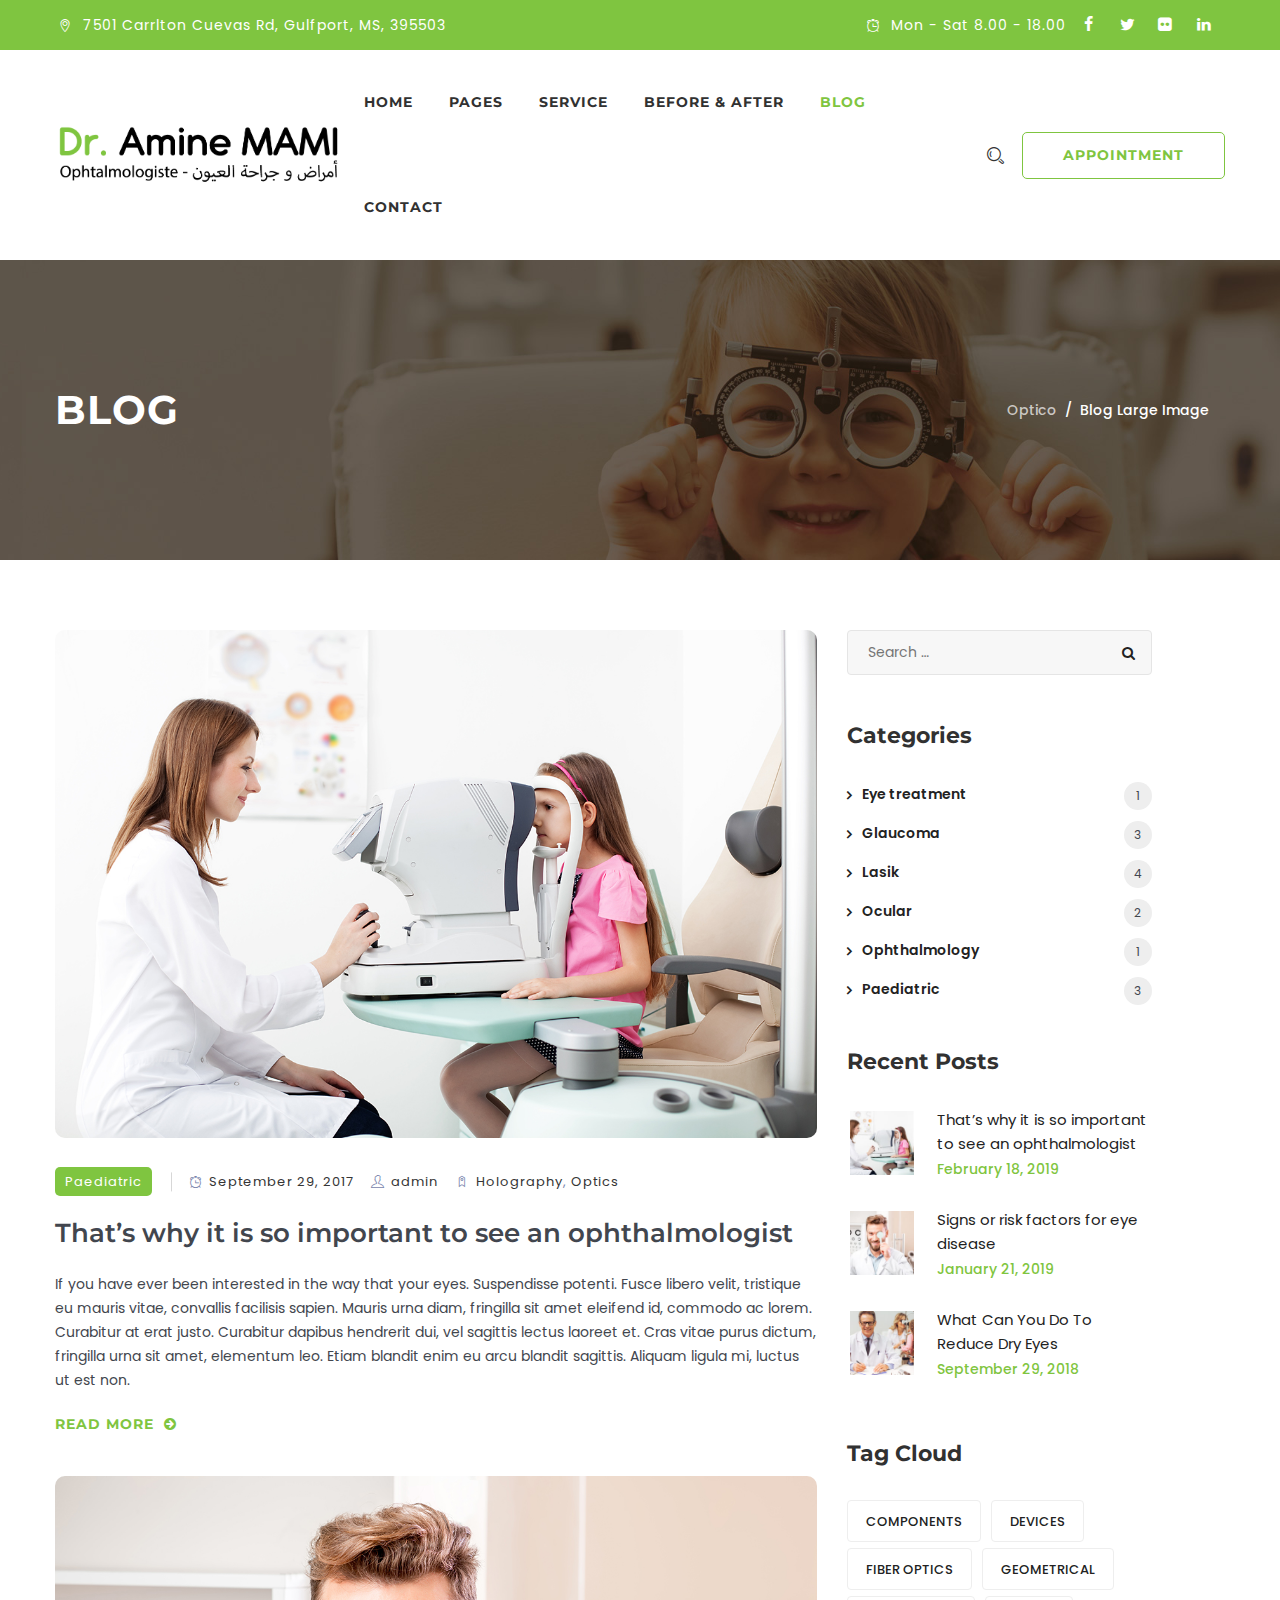
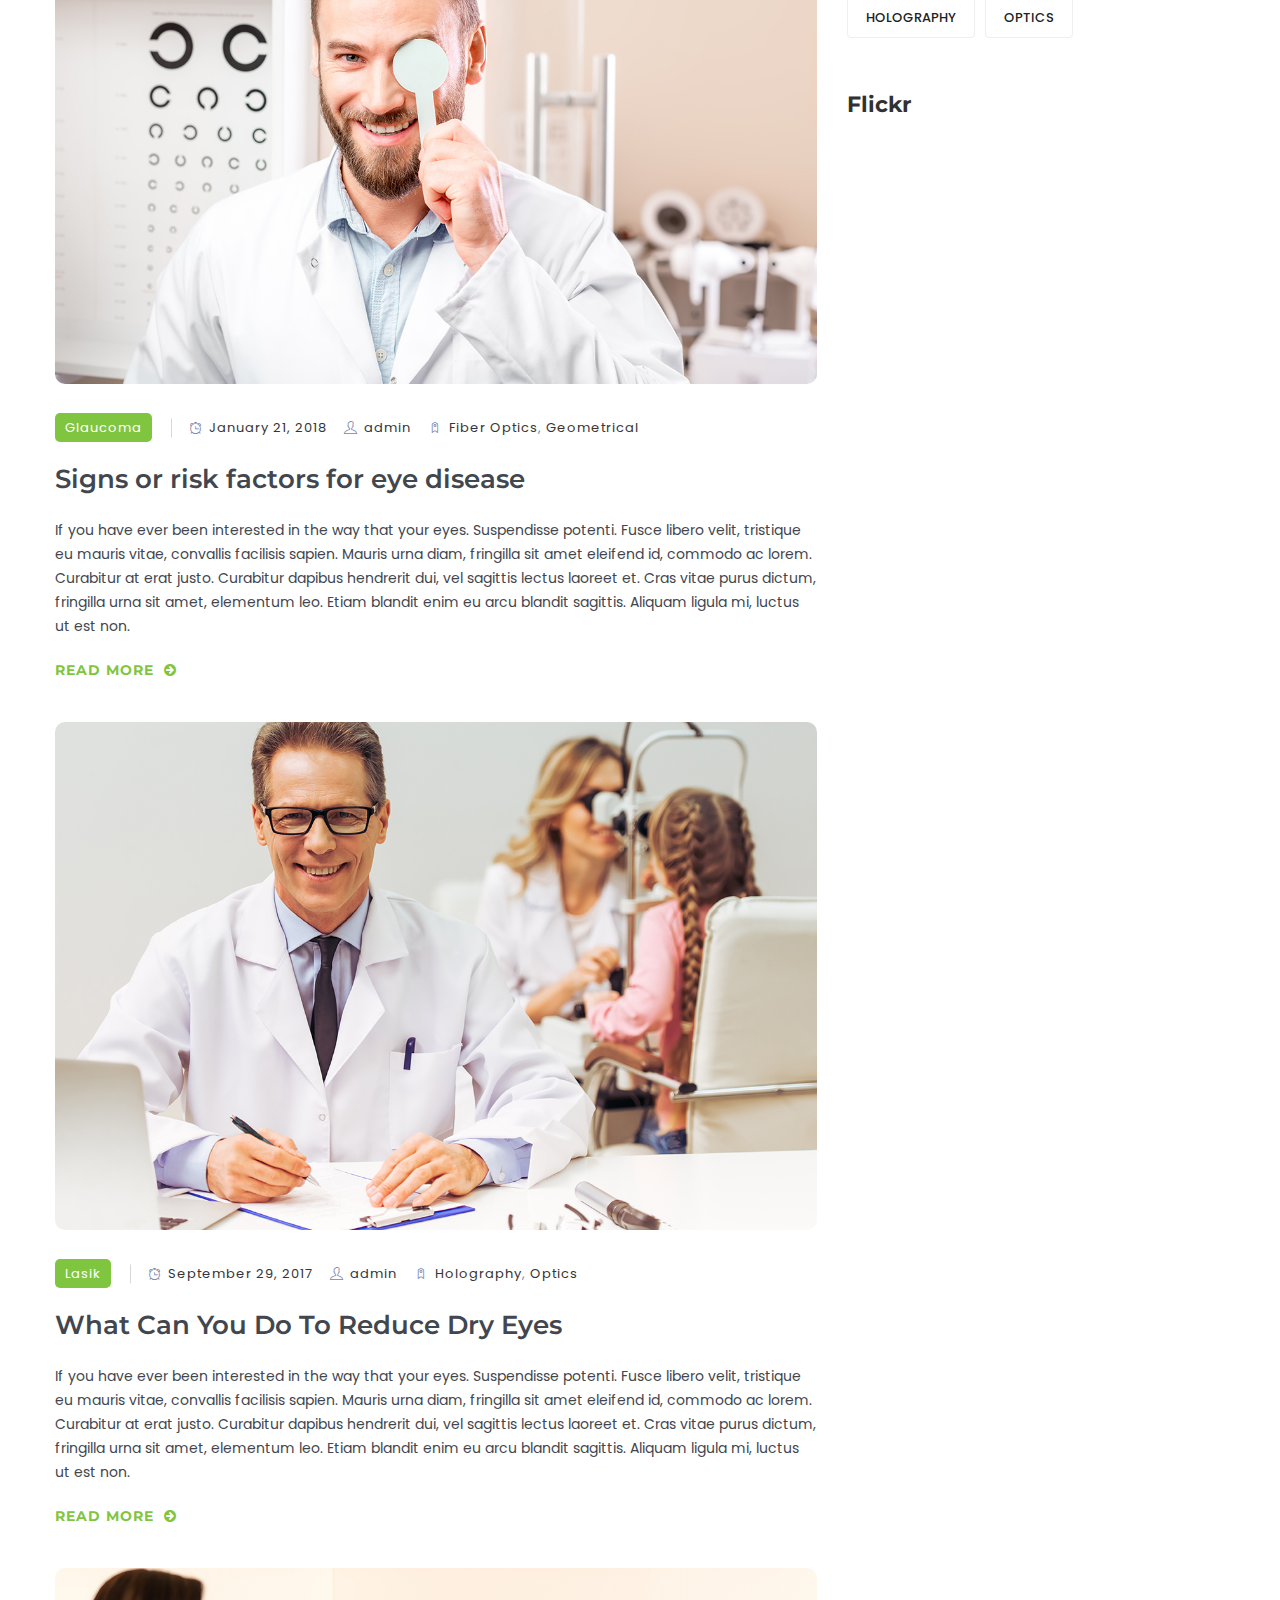
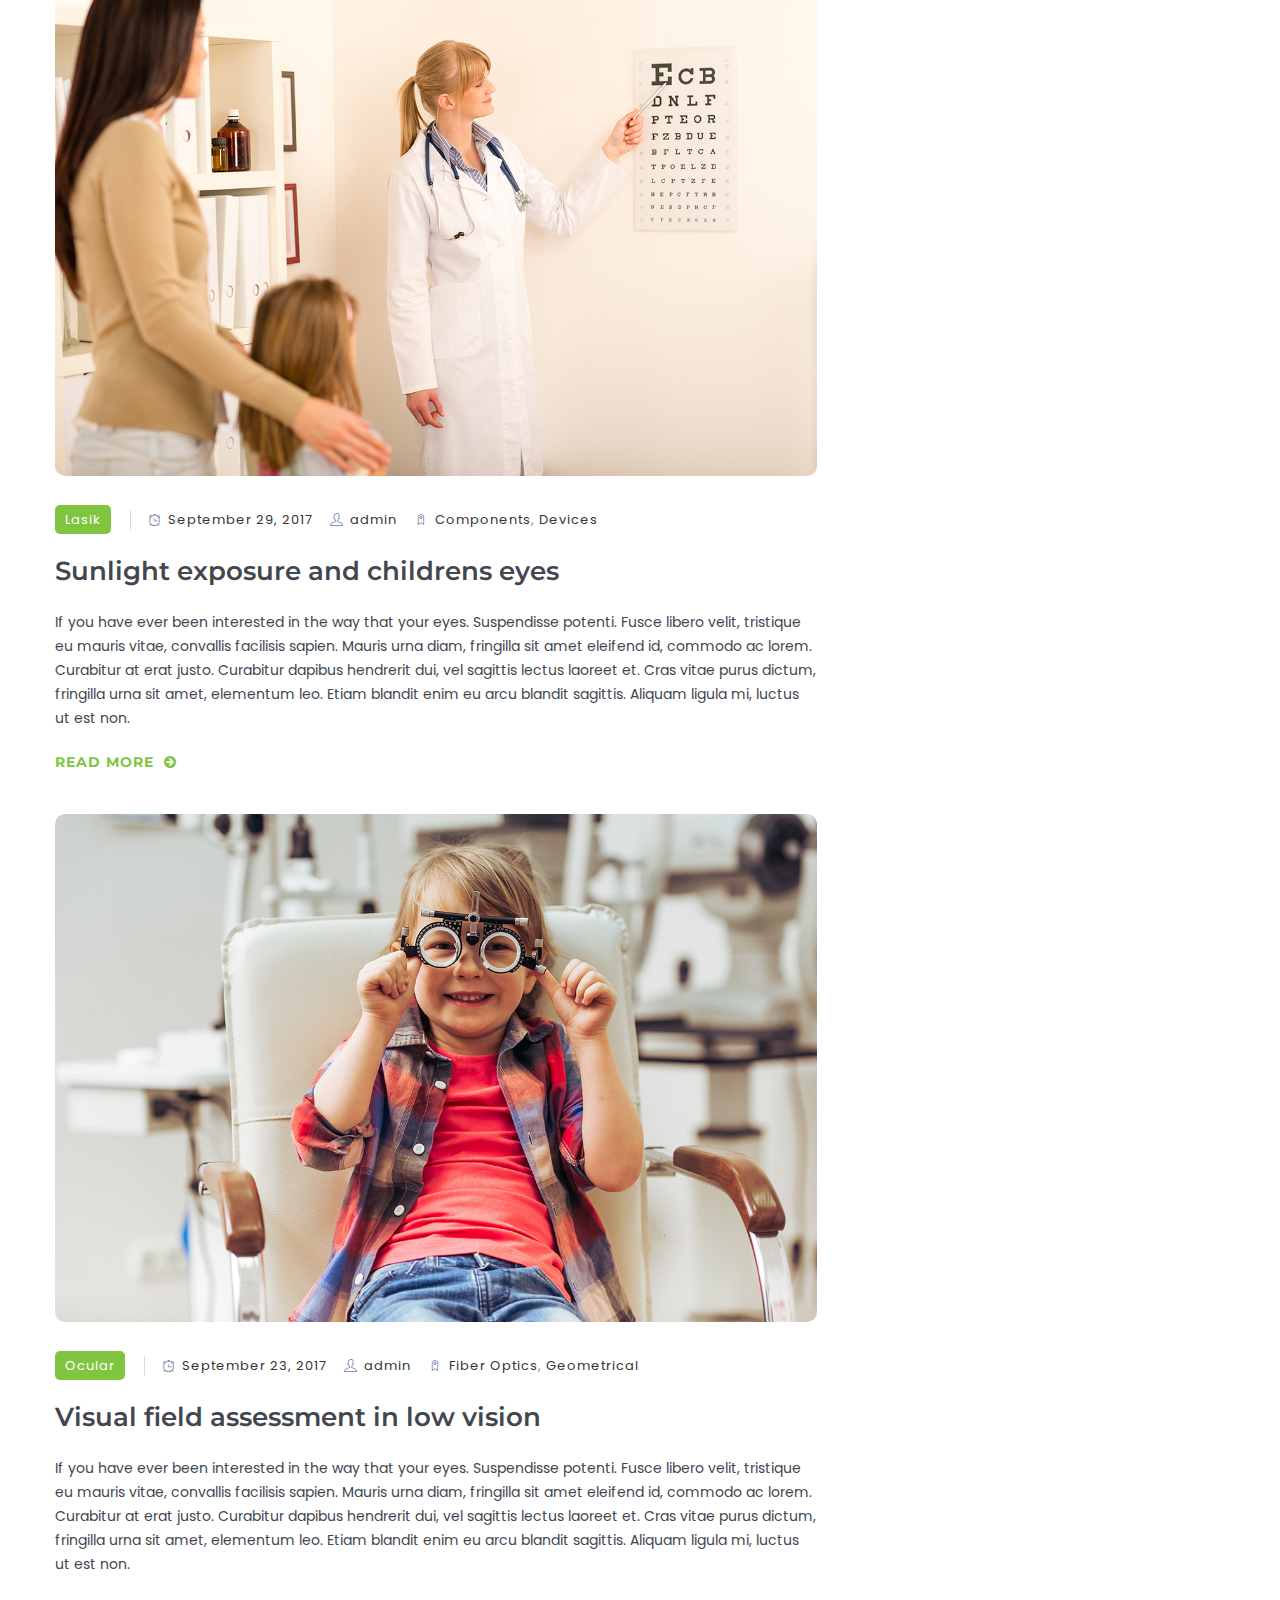
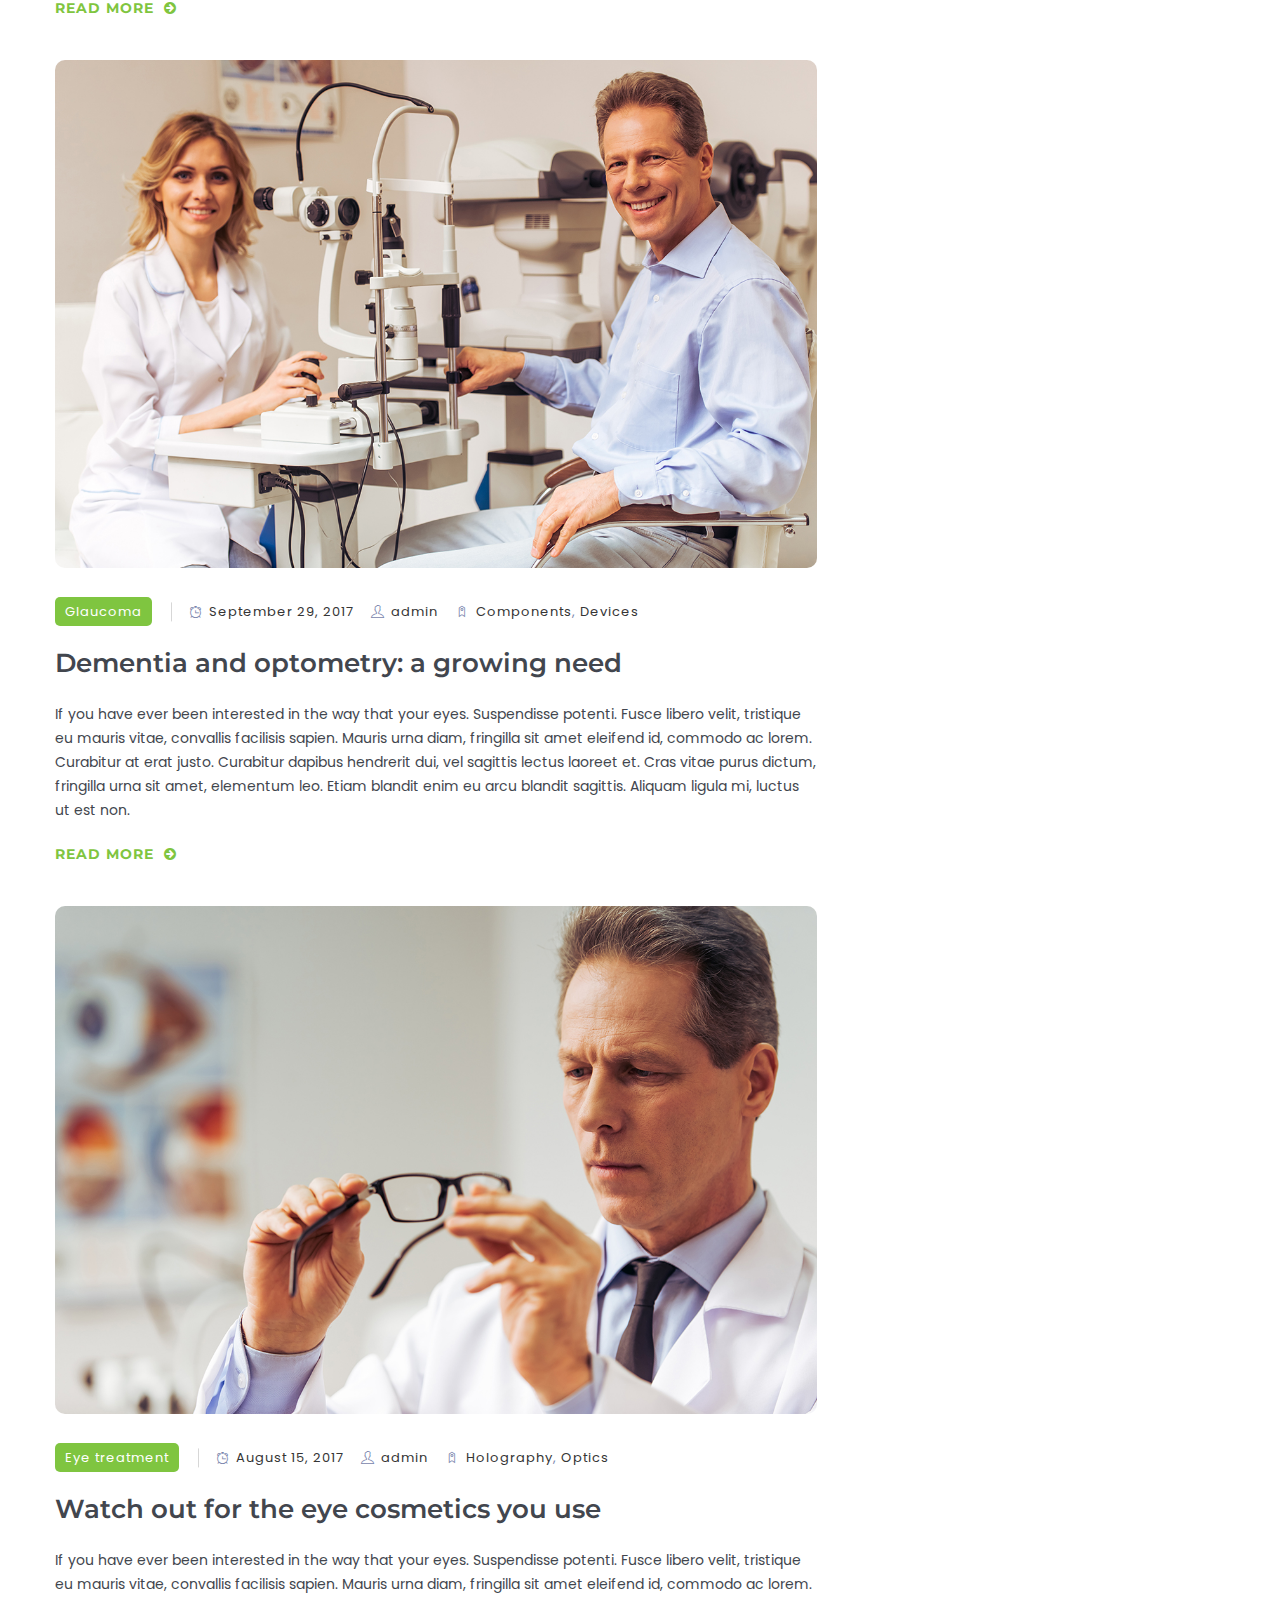
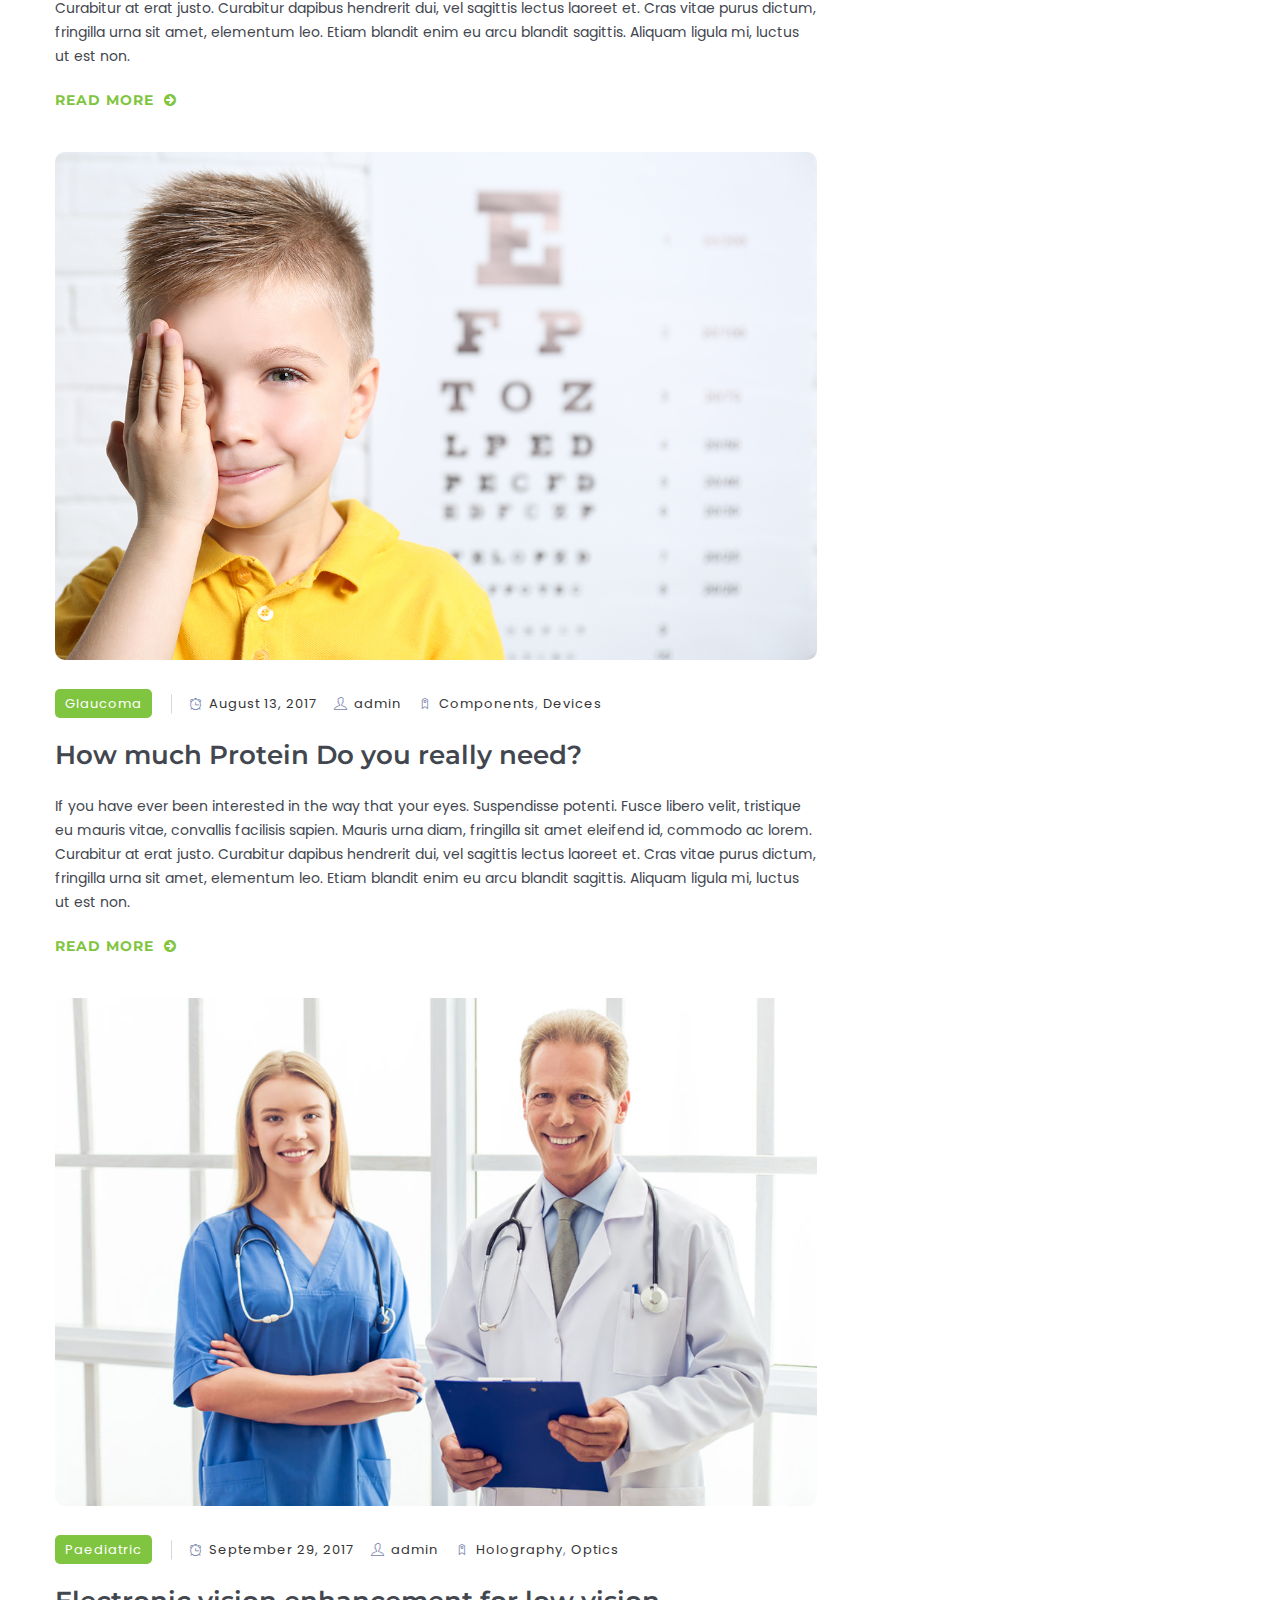
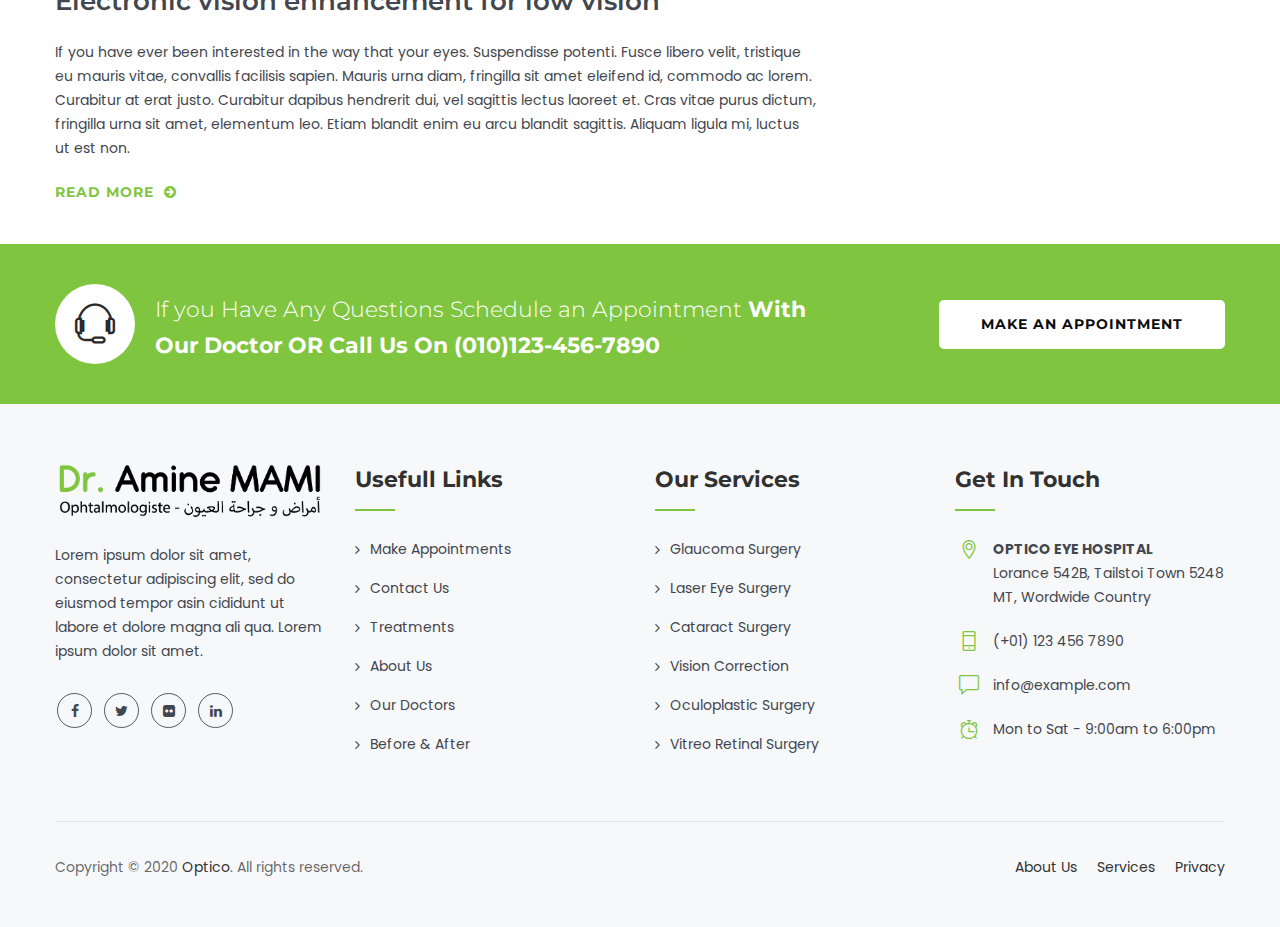
<file: blog-large-image.html>
<!doctype html>
<html class="no-js" lang="en">


<!-- Mirrored from optico.designerbyte.com/blog-large-image.html by HTTrack Website Copier/3.x [XR&CO'2014], Sun, 20 Sep 2020 13:58:33 GMT -->
<head>
    <meta charset="utf-8">
    <meta http-equiv="x-ua-compatible" content="ie=edge">
    <title>Optico HTML Template</title>
    <meta name="robots" content="noindex, follow" />
    <meta name="description" content="">
    <meta name="viewport" content="width=device-width, initial-scale=1, shrink-to-fit=no">
    <!-- Favicon -->
    <link rel="shortcut icon" type="image/x-icon" href="images/favicon.ico">

    <!-- CSS
        ============================================ -->

    <!-- Bootstrap CSS -->
    <link rel="stylesheet" href="css/bootstrap.min.css">
    <!-- Fontawesome -->
    <link rel="stylesheet" href="css/fontawesome.css">
    <!-- Flaticon -->
    <link rel="stylesheet" href="css/flaticon.css">
    <!-- optico Icons -->
    <link rel="stylesheet" href="css/optico-icons.css">
    <!-- Themify Icons -->
    <link rel="stylesheet" href="css/themify-icons.css">
    <!-- Slick -->
    <link rel="stylesheet" href="css/slick.css">
    <!-- Slick Theme -->
    <link rel="stylesheet" href="css/slick-theme.css">
    <!-- Pretty Photo -->
    <link rel="stylesheet" href="css/prettyPhoto.css">
    <!-- Twentytwenty -->
    <link rel="stylesheet" href="css/twentytwenty.css">
    <!-- Shortcode CSS -->
    <link rel="stylesheet" href="css/shortcode.css">
    <!-- Base CSS -->
    <link rel="stylesheet" href="css/base.css">
    <!-- Style CSS -->
    <link rel="stylesheet" href="css/style.css">
    <!-- Responsive CSS -->
    <link rel="stylesheet" href="css/responsive.css">
</head>

<body>

    <!-- page wrapper -->
    <div class="page-wrapper">

        <!-- Header Main Area -->
        <header class="site-header header-style-1">
            <div class="pre-header">
                <div class="container">
                    <div class="d-flex justify-content-between  align-items-center">
                        <div class="pre-header-left">
                            <ul class="top-contact">
                                <li><i class="optico-icon-location-pin"></i>7501 Carrlton Cuevas Rd, Gulfport, MS, 395503 </li>
                            </ul>
                        </div>
                        <div class="pre-header-right">
                            <ul class="top-contact d-inline">
                                <li><i class="optico-icon-clock"></i>Mon - Sat 8.00 - 18.00 </li>
                            </ul>
                            <ul class="social-icons d-inline">
                                <li><a target="_blank" href="#" data-tooltip="Facebook"><i class="optico-icon-facebook"></i></a></li>
                                <li><a target="_blank" href="#" data-tooltip="Twitter"><i class="optico-icon-twitter"></i></a></li>
                                <li><a target="_blank" href="#" data-tooltip="Flickr"><i class="optico-icon-flickr"></i></a></li>
                                <li><a target="_blank" href="#" data-tooltip="LinkedIn"><i class="optico-icon-linkedin"></i></a></li>
                            </ul>
                        </div>
                    </div>
                </div>
            </div>
            <div class="site-header-menu">
                <div class="container">
                    <div class="row">
                        <div class="col-md-12">
                            <div class="d-flex align-items-center">
                                <div class="site-branding flex-grow-1">
                                    <a href="index-2.html">
                                        <img class="logo-img" alt="optico" src="images/logo-dark.png">
                                    </a>
                                </div>                               
                                <div class="site-navigation ml-auto">
                                    <nav class="main-menu navbar-expand-xl navbar-light">
                                        <div class="navbar-header">
                                            <!-- Togg le Button -->
                                            <button class="navbar-toggler" type="button" data-toggle="collapse" data-target="#navbarSupportedContent" aria-controls="navbarSupportedContent" aria-expanded="false" aria-label="Toggle navigation">
                                                <span class="fa fa-bars"></span>
                                            </button>
                                        </div>
                                        <div class="collapse navbar-collapse clearfix" id="navbarSupportedContent">
                                            <ul class="navigation clearfix">
                                                <li class="dropdown"><a href="index-2.html">Home</a>
                                                    <ul>
                                                        <li><a href="index-2.html">Home page 01</a></li>
                                                        <li><a href="index-02.html">Home page 02</a></li>
                                                        <li><a href="index-03.html">Home page 03</a></li>
                                                    </ul>
                                                </li>
                                                <li class="dropdown">
                                                    <a href="#">Pages</a>
                                                    <ul>
                                                        <li><a href="about.html">About</a></li>
                                                        <li><a href="treatments.html">Treatments</a></li>
                                                        <li><a href="our-doctors.html">Our Doctors</a></li>
                                                        <li><a href="doctor-single.html">Doctor Single</a></li>
                                                        <li><a href="faq.html">Faq</a></li>
                                                    </ul>
                                                </li>
                                                <li class="dropdown">
                                                    <a href="Service.html">Service</a>
                                                    <ul>
                                                        <li><a href="service-2.html">Service 01</a></li>
                                                        <li><a href="service-3.html">Service 02</a></li>
                                                        <li><a href="service-detail.html">Service Detail</a></li>
                                                    </ul>
                                                </li>
                                                <li><a href="before-after.html">Before & After</a></li>
                                                <li class="dropdown active">
                                                    <a href="#">Blog</a>
                                                    <ul>
                                                        <li class="active"><a href="blog-large-image.html">Blog Large Image</a></li>
                                                        <li><a href="blog-grid.html">Blog  Grid</a></li>
                                                        <li><a href="blog-left-image.html">Blog Left Image</a></li>
                                                        <li><a href="blog-detail.html">Blog Details</a></li>
                                                    </ul>
                                                </li>
                                                <li><a href="contact.html">Contact</a></li>
                                            </ul>
                                        </div>
                                    </nav>
                                </div>
                                <div class="menu-right-box d-flex align-items-center">
                                    <a href="#" class="search-btn"><i class="optico-icon-search-1"></i></a>
                                    <div class="header-button">
                                        <a href="#" class="btn btn-outline">APPOINTMENT</a>
                                    </div>
                                </div>
                            </div>
                        </div>
                    </div>
                </div>
            </div>
        </header>
        <!-- Header Main Area End Here -->

        <!-- page content -->
        <div class="page-content">

            <!-- Inner Banner -->
            <section class="inner-banner">
                <div class="titlebar-main">
                    <div class="container">
                        <div class="row align-items-center">
                            <div class="col-lg-6 col-md-12">
                                <h1 class="inner-page-title">BLOG</h1>
                            </div>
                            <div class="col-lg-6 col-md-12 text-lg-right">
                                <nav aria-label="breadcrumb" class="breadcrumb-section d-flex justify-content-center  justify-content-lg-end">
                                    <ol class="breadcrumb">
                                        <li class="breadcrumb-item"><a href="index-2.html">Optico</a></li>
                                        <li class="breadcrumb-item active" aria-current="page">Blog Large Image</li>
                                    </ol>
                                </nav>
                            </div>
                        </div>
                    </div>
                </div>
            </section>
            <!-- banner end -->

            <!-- Blog -->
            <section class="section-smt">
                <div class="container">
                    <div class="row">
                        <div class="col-lg-9 blog-right-col">
                            <div class="row">
                                <!-- Blog 01 -->
                                <div class="col-md-12">
                                    <div class="blog-box blog-style-1 blog-single-detail">
                                        <div class="blog-thumbnail mb-4">
                                            <img src="images/blog/blog-03.jpg" class="img-fluid" alt="" />
                                        </div>
                                        <div class="blog-entry-meta">
                                            <ul class="list-inline">
                                                <li class="blog-categories"><a href="#">Paediatric</a></li>
                                                <li class="blog-date"><i class="optico-icon-clock"></i><a href="#">September 29, 2017</a></li>
                                                <li class="blog-author"><i class="optico-icon-user"></i><a href="#">admin</a></li>
                                                <li class="blog-comments"><i class="optico-icon-tag"></i><a href="#">Holography‎</a>, <a href="#">Optics‎</a> </li>
                                            </ul>
                                        </div>
                                        <h3 class="blog-box-title"><a href="blog-detail.html">That’s why it is so important to see an ophthalmologist</a></h3>
                                        <p>If you have ever been interested in the way that your eyes. Suspendisse potenti. Fusce libero velit, tristique eu mauris vitae, convallis facilisis sapien. Mauris urna diam, fringilla sit amet eleifend id, commodo ac lorem. Curabitur at erat justo. Curabitur dapibus hendrerit dui, vel sagittis lectus laoreet et. Cras vitae purus dictum, fringilla urna sit amet, elementum leo. Etiam blandit enim eu arcu blandit sagittis. Aliquam ligula mi, luctus ut est non.</p>
                                        <div class="link-btn">
                                            <a class="skincolor" href="#">Read more<i class="fa fa-arrow-circle-right"></i></a>
                                        </div>
                                    </div>
                                </div>
                                <!-- Blog 02 -->
                                <div class="col-md-12">
                                    <div class="blog-box blog-style-1 blog-single-detail">
                                        <div class="blog-thumbnail mb-4">
                                            <img src="images/blog/blog-04.jpg" class="img-fluid" alt="" />
                                        </div>
                                        <div class="blog-entry-meta">
                                            <ul class="list-inline">
                                                <li class="blog-categories"><a href="#">Glaucoma</a></li>
                                                <li class="blog-date"><i class="optico-icon-clock"></i><a href="#">January 21, 2018</a></li>
                                                <li class="blog-author"><i class="optico-icon-user"></i><a href="#">admin</a></li>
                                                <li class="blog-comments"><i class="optico-icon-tag"></i><a href="#">Fiber Optics‎</a>, <a href="#">Geometrical</a> </li>
                                            </ul>
                                        </div>
                                        <h3 class="blog-box-title"><a href="blog-detail.html">Signs or risk factors for eye disease</a></h3>
                                        <p>If you have ever been interested in the way that your eyes. Suspendisse potenti. Fusce libero velit, tristique eu mauris vitae, convallis facilisis sapien. Mauris urna diam, fringilla sit amet eleifend id, commodo ac lorem. Curabitur at erat justo. Curabitur dapibus hendrerit dui, vel sagittis lectus laoreet et. Cras vitae purus dictum, fringilla urna sit amet, elementum leo. Etiam blandit enim eu arcu blandit sagittis. Aliquam ligula mi, luctus ut est non.</p>
                                        <div class="link-btn">
                                            <a class="skincolor" href="#">Read more<i class="fa fa-arrow-circle-right"></i></a>
                                        </div>
                                    </div>
                                </div>
                                <!-- Blog 03 -->
                                <div class="col-md-12">
                                    <div class="blog-box blog-style-1 blog-single-detail">
                                        <div class="blog-thumbnail mb-4">
                                            <img src="images/blog/blog-05.jpg" class="img-fluid" alt="" />
                                        </div>
                                        <div class="blog-entry-meta">
                                            <ul class="list-inline">
                                                <li class="blog-categories"><a href="#">Lasik</a></li>
                                                <li class="blog-date"><i class="optico-icon-clock"></i><a href="#">September 29, 2017</a></li>
                                                <li class="blog-author"><i class="optico-icon-user"></i><a href="#">admin</a></li>
                                                <li class="blog-comments"><i class="optico-icon-tag"></i><a href="#">Holography‎</a>, <a href="#">Optics‎</a> </li>
                                            </ul>
                                        </div>
                                        <h3 class="blog-box-title"><a href="blog-detail.html">What Can You Do To Reduce Dry Eyes</a></h3>
                                        <p>If you have ever been interested in the way that your eyes. Suspendisse potenti. Fusce libero velit, tristique eu mauris vitae, convallis facilisis sapien. Mauris urna diam, fringilla sit amet eleifend id, commodo ac lorem. Curabitur at erat justo. Curabitur dapibus hendrerit dui, vel sagittis lectus laoreet et. Cras vitae purus dictum, fringilla urna sit amet, elementum leo. Etiam blandit enim eu arcu blandit sagittis. Aliquam ligula mi, luctus ut est non.</p>
                                        <div class="link-btn">
                                            <a class="skincolor" href="#">Read more<i class="fa fa-arrow-circle-right"></i></a>
                                        </div>
                                    </div>
                                </div>
                                <!-- Blog 04 -->
                                <div class="col-md-12">
                                    <div class="blog-box blog-style-1 blog-single-detail">
                                        <div class="blog-thumbnail mb-4">
                                            <img src="images/blog/blog-06.jpg" class="img-fluid" alt="" />
                                        </div>
                                        <div class="blog-entry-meta">
                                            <ul class="list-inline">
                                                <li class="blog-categories"><a href="#">Lasik</a></li>
                                                <li class="blog-date"><i class="optico-icon-clock"></i><a href="#">September 29, 2017</a></li>
                                                <li class="blog-author"><i class="optico-icon-user"></i><a href="#">admin</a></li>
                                                <li class="blog-comments"><i class="optico-icon-tag"></i><a href="#">Components‎</a>, <a href="#">Devices‎</a> </li>
                                            </ul>
                                        </div>
                                        <h3 class="blog-box-title"><a href="blog-detail.html">Sunlight exposure and childrens eyes</a></h3>
                                        <p>If you have ever been interested in the way that your eyes. Suspendisse potenti. Fusce libero velit, tristique eu mauris vitae, convallis facilisis sapien. Mauris urna diam, fringilla sit amet eleifend id, commodo ac lorem. Curabitur at erat justo. Curabitur dapibus hendrerit dui, vel sagittis lectus laoreet et. Cras vitae purus dictum, fringilla urna sit amet, elementum leo. Etiam blandit enim eu arcu blandit sagittis. Aliquam ligula mi, luctus ut est non.</p>
                                        <div class="link-btn">
                                            <a class="skincolor" href="#">Read more<i class="fa fa-arrow-circle-right"></i></a>
                                        </div>
                                    </div>
                                </div>
                                <!-- Blog 05 -->
                                <div class="col-md-12">
                                    <div class="blog-box blog-style-1 blog-single-detail">
                                        <div class="blog-thumbnail mb-4">
                                            <img src="images/blog/blog-07.jpg" class="img-fluid" alt="" />
                                        </div>
                                        <div class="blog-entry-meta">
                                            <ul class="list-inline">
                                                <li class="blog-categories"><a href="#">Ocular</a></li>
                                                <li class="blog-date"><i class="optico-icon-clock"></i><a href="#">September 23, 2017</a></li>
                                                <li class="blog-author"><i class="optico-icon-user"></i><a href="#">admin</a></li>
                                                <li class="blog-comments"><i class="optico-icon-tag"></i><a href="#">Fiber Optics‎</a>, <a href="#">Geometrical</a> </li>
                                            </ul>
                                        </div>
                                        <h3 class="blog-box-title"><a href="blog-detail.html">Visual field assessment in low vision</a></h3>
                                        <p>If you have ever been interested in the way that your eyes. Suspendisse potenti. Fusce libero velit, tristique eu mauris vitae, convallis facilisis sapien. Mauris urna diam, fringilla sit amet eleifend id, commodo ac lorem. Curabitur at erat justo. Curabitur dapibus hendrerit dui, vel sagittis lectus laoreet et. Cras vitae purus dictum, fringilla urna sit amet, elementum leo. Etiam blandit enim eu arcu blandit sagittis. Aliquam ligula mi, luctus ut est non.</p>
                                        <div class="link-btn">
                                            <a class="skincolor" href="#">Read more<i class="fa fa-arrow-circle-right"></i></a>
                                        </div>
                                    </div>
                                </div>
                                <!-- Blog 06 -->
                                <div class="col-md-12">
                                    <div class="blog-box blog-style-1 blog-single-detail">
                                        <div class="blog-thumbnail mb-4">
                                            <img src="images/blog/blog-08.jpg" class="img-fluid" alt="" />
                                        </div>
                                        <div class="blog-entry-meta">
                                            <ul class="list-inline">
                                                <li class="blog-categories"><a href="#">Glaucoma</a></li>
                                                <li class="blog-date"><i class="optico-icon-clock"></i><a href="#">September 29, 2017</a></li>
                                                <li class="blog-author"><i class="optico-icon-user"></i><a href="#">admin</a></li>
                                                <li class="blog-comments"><i class="optico-icon-tag"></i><a href="#">Components‎</a>, <a href="#">Devices‎</a> </li>
                                            </ul>
                                        </div>
                                        <h3 class="blog-box-title"><a href="blog-detail.html">Dementia and optometry: a growing need</a></h3>
                                        <p>If you have ever been interested in the way that your eyes. Suspendisse potenti. Fusce libero velit, tristique eu mauris vitae, convallis facilisis sapien. Mauris urna diam, fringilla sit amet eleifend id, commodo ac lorem. Curabitur at erat justo. Curabitur dapibus hendrerit dui, vel sagittis lectus laoreet et. Cras vitae purus dictum, fringilla urna sit amet, elementum leo. Etiam blandit enim eu arcu blandit sagittis. Aliquam ligula mi, luctus ut est non.</p>
                                        <div class="link-btn">
                                            <a class="skincolor" href="#">Read more<i class="fa fa-arrow-circle-right"></i></a>
                                        </div>
                                    </div>
                                </div>
                                <!-- Blog 07 -->
                                <div class="col-md-12">
                                    <div class="blog-box blog-style-1 blog-single-detail">
                                        <div class="blog-thumbnail mb-4">
                                            <img src="images/blog/blog-09.jpg" class="img-fluid" alt="" />
                                        </div>
                                        <div class="blog-entry-meta">
                                            <ul class="list-inline">
                                                <li class="blog-categories"><a href="#">Eye treatment</a></li>
                                                <li class="blog-date"><i class="optico-icon-clock"></i><a href="#">August 15, 2017</a></li>
                                                <li class="blog-author"><i class="optico-icon-user"></i><a href="#">admin</a></li>
                                                <li class="blog-comments"><i class="optico-icon-tag"></i><a href="#">Holography‎</a>, <a href="#">Optics‎</a> </li>
                                            </ul>
                                        </div>
                                        <h3 class="blog-box-title"><a href="blog-detail.html">Watch out for the eye cosmetics you use</a></h3>
                                        <p>If you have ever been interested in the way that your eyes. Suspendisse potenti. Fusce libero velit, tristique eu mauris vitae, convallis facilisis sapien. Mauris urna diam, fringilla sit amet eleifend id, commodo ac lorem. Curabitur at erat justo. Curabitur dapibus hendrerit dui, vel sagittis lectus laoreet et. Cras vitae purus dictum, fringilla urna sit amet, elementum leo. Etiam blandit enim eu arcu blandit sagittis. Aliquam ligula mi, luctus ut est non.</p>
                                        <div class="link-btn">
                                            <a class="skincolor" href="#">Read more<i class="fa fa-arrow-circle-right"></i></a>
                                        </div>
                                    </div>
                                </div>
                                <!-- Blog 08 -->
                                <div class="col-md-12">
                                    <div class="blog-box blog-style-1 blog-single-detail">
                                        <div class="blog-thumbnail mb-4">
                                            <img src="images/blog/blog-10.jpg" class="img-fluid" alt="" />
                                        </div>
                                        <div class="blog-entry-meta">
                                            <ul class="list-inline">
                                                <li class="blog-categories"><a href="#">Glaucoma</a></li>
                                                <li class="blog-date"><i class="optico-icon-clock"></i><a href="#">August 13, 2017</a></li>
                                                <li class="blog-author"><i class="optico-icon-user"></i><a href="#">admin</a></li>
                                                <li class="blog-comments"><i class="optico-icon-tag"></i><a href="#">Components‎</a>, <a href="#">Devices‎</a> </li>
                                            </ul>
                                        </div>
                                        <h3 class="blog-box-title"><a href="blog-detail.html">How much Protein Do you really need?</a></h3>
                                        <p>If you have ever been interested in the way that your eyes. Suspendisse potenti. Fusce libero velit, tristique eu mauris vitae, convallis facilisis sapien. Mauris urna diam, fringilla sit amet eleifend id, commodo ac lorem. Curabitur at erat justo. Curabitur dapibus hendrerit dui, vel sagittis lectus laoreet et. Cras vitae purus dictum, fringilla urna sit amet, elementum leo. Etiam blandit enim eu arcu blandit sagittis. Aliquam ligula mi, luctus ut est non.</p>
                                        <div class="link-btn">
                                            <a class="skincolor" href="#">Read more<i class="fa fa-arrow-circle-right"></i></a>
                                        </div>
                                    </div>
                                </div>
                                <!-- Blog 09 -->
                                <div class="col-md-12">
                                    <div class="blog-box blog-style-1 blog-single-detail">
                                        <div class="blog-thumbnail mb-4">
                                            <img src="images/blog/blog-11.jpg" class="img-fluid" alt="" />
                                        </div>
                                        <div class="blog-entry-meta">
                                            <ul class="list-inline">
                                                <li class="blog-categories"><a href="#">Paediatric</a></li>
                                                <li class="blog-date"><i class="optico-icon-clock"></i><a href="#">September 29, 2017</a></li>
                                                <li class="blog-author"><i class="optico-icon-user"></i><a href="#">admin</a></li>
                                                <li class="blog-comments"><i class="optico-icon-tag"></i><a href="#">Holography‎</a>, <a href="#">Optics‎</a> </li>
                                            </ul>
                                        </div>
                                        <h3 class="blog-box-title"><a href="blog-detail.html">Electronic vision enhancement for low vision</a></h3>
                                        <p>If you have ever been interested in the way that your eyes. Suspendisse potenti. Fusce libero velit, tristique eu mauris vitae, convallis facilisis sapien. Mauris urna diam, fringilla sit amet eleifend id, commodo ac lorem. Curabitur at erat justo. Curabitur dapibus hendrerit dui, vel sagittis lectus laoreet et. Cras vitae purus dictum, fringilla urna sit amet, elementum leo. Etiam blandit enim eu arcu blandit sagittis. Aliquam ligula mi, luctus ut est non.</p>
                                        <div class="link-btn">
                                            <a class="skincolor" href="#">Read more<i class="fa fa-arrow-circle-right"></i></a>
                                        </div>
                                    </div>
                                </div>
                            </div>
                        </div>

                        <div class="col-lg-3 blog-left-col mb-25 mb-xs-20 mt-md-50">
                            <div class="sidebar">
                                <div class="widget widget-search">
                                    <form class="search-form">
                                        <input type="search" class="search-field" placeholder="Search …" value="" />
                                        <a href="#"><i class="fa fa-search"></i></a>
                                    </form>
                                </div>
                                <div class="widget widget-categories">
                                    <h3 class="widget-title">Categories</h3>
                                    <ul>
                                        <li><a href="#">Eye treatment</a><span>1</span></li>
                                        <li><a href="#">Glaucoma</a><span>3</span></li>
                                        <li><a href="#">Lasik</a><span>4</span></li>
                                        <li><a href="#">Ocular</a><span>2</span></li>
                                        <li><a href="#">Ophthalmology</a><span>1</span></li>
                                        <li><a href="#">Paediatric</a><span>3</span></li>
                                    </ul>
                                </div>
                                <div class="widget widget-recent-post">
                                    <h3 class="widget-title">Recent Posts</h3>
                                    <ul class="recent-post-list">
                                        <li class="recent-post-list-li">
                                            <div class="media">
                                                <a class="recent-post-thum" href="#">
                                                    <img src="images/recent-post/blog-01.jpg" class="img-fluid" alt="" />
                                                </a>
                                                <div class="media-body">
                                                    <a href="#">That’s why it is so important to see an ophthalmologist</a>
                                                    <span class="post-date">February 18, 2019</span>
                                                </div>
                                            </div>
                                        </li>
                                        <li class="recent-post-list-li">
                                            <div class="media">
                                                <a class="recent-post-thum" href="#">
                                                    <img src="images/recent-post/blog-02.jpg" class="img-fluid" alt="" />
                                                </a>
                                                <div class="media-body">
                                                    <a href="#">Signs or risk factors for eye disease</a>
                                                    <span class="post-date">January 21, 2019</span>
                                                </div>
                                            </div>
                                        </li>
                                        <li class="recent-post-list-li">
                                            <div class="media">
                                                <a class="recent-post-thum" href="#">
                                                    <img src="images/recent-post/blog-03.jpg" class="img-fluid" alt="" />
                                                </a>
                                                <div class="media-body">
                                                    <a href="#">What Can You Do To Reduce Dry Eyes</a>
                                                    <span class="post-date">September 29, 2018</span>
                                                </div>
                                            </div>
                                        </li>
                                    </ul>
                                </div>
                                <div class="widget widget-tag-cloud">
                                    <h3 class="widget-title">Tag Cloud</h3>
                                    <div class="tagcloud">
                                        <a href="#" class="tag-cloud-link">Components‎</a>
                                        <a href="#" class="tag-cloud-link">Devices‎</a>
                                        <a href="#" class="tag-cloud-link">Fiber Optics‎</a>
                                        <a href="#" class="tag-cloud-link">Geometrical</a>
                                        <a href="#" class="tag-cloud-link">Holography‎</a>
                                        <a href="#" class="tag-cloud-link">Optics‎</a>
                                    </div>
                                </div>
                                <div class="widget widget-flickr">
                                    <h3 class="widget-title">Flickr</h3>
                                    <script src="https://www.flickr.com/badge_code_v2.gne?count=9&amp;display=latest&amp;size=s&amp;layout=v&amp;source=user&amp;user=142401196%40N02"></script>
                                </div>
                            </div>
                        </div>
                    </div>
                </div>
            </section>
            <!-- Blog End -->
        </div>
        <!-- page content End -->

        <!-- footer -->
        <footer class="footer site-footer">
            <div class="footer-top skin-bg-color">
                <div class="container">
                    <div class="row d-flex white-color align-items-center">
                        <div class="col-lg-8">
                            <div class="iconbox iconbox-style-6">
                                <div class="iconbox-inner d-flex">
                                    <div class="iconbox-icon">
                                        <i class="themifyicon ti-headphone-alt"></i>
                                    </div>
                                    <div class="iconbox-contents">
                                        <div class="iconbox-title">
                                            <h2>If you Have Any Questions Schedule an Appointment <strong>With Our Doctor OR Call Us On (010)123-456-7890</strong>
                                            </h2>
                                        </div>
                                    </div>
                                </div>
                            </div>
                        </div>
                        <div class="col-lg-4 mt-md-30 text-lg-right">
                            <a href="#" class="btn btn-dark">Make an Appointment</a>
                        </div>
                    </div>
                </div>
            </div>
            <div class="container">
                <div class="row">
                    <div class="col-xs-12 col-sm-6 col-md-6 col-lg-3">
                        <div class="footerlogo mb-4">
                            <img class="" src="images/logo-dark.png" alt="">
                        </div>
                        <p class="mb-0">Lorem ipsum dolor sit amet, consectetur adipiscing elit, sed do eiusmod tempor asin cididunt ut labore et dolore magna ali qua. Lorem ipsum dolor sit amet.</p>
                        <div class="social-links-wrapper">
                            <ul class="social-icons">
                                <li><a href="#" class="tooltip-top" data-toggle="tooltip" data-placement="top" data-tooltip="Facebook"><i class="fa fa-facebook"></i></a></li>
                                <li><a href="#" class="tooltip-top" data-toggle="tooltip" data-placement="top" data-tooltip="Twitter"><i class="fa fa-twitter"></i></a></li>
                                <li><a href="#" class="tooltip-top" data-toggle="tooltip" data-placement="top" data-tooltip="Flickr"><i class="fa fa-flickr"></i></a></li>
                                <li><a href="#" class="tooltip-top" data-toggle="tooltip" data-placement="top" data-tooltip="LinkedIn"><i class="fa fa-linkedin"></i></a></li>
                            </ul>
                        </div>
                    </div>
                    <div class="col-xs-12 col-sm-6 col-md-6 col-lg-3 mt-sm-30">
                        <h6 class="footer-widget-title">Usefull Links</h6>
                        <ul class="list-unstyled footer-link-list">
                            <li><a href="#">Make Appointments</a></li>
                            <li><a href="#">Contact Us</a></li>
                            <li><a href="#">Treatments</a></li>
                            <li><a href="#">About Us</a></li>
                            <li><a href="#">Our Doctors</a></li>
                            <li><a href="#">Before & After</a></li>
                        </ul>
                    </div>
                    <div class="col-xs-12 col-sm-6 col-md-6 col-lg-3 mt-md-30">
                        <h6 class="footer-widget-title">Our Services</h6>
                        <ul class="list-unstyled footer-link-list">
                            <li><a href="#">Glaucoma Surgery</a></li>
                            <li><a href="#">Laser Eye Surgery</a></li>
                            <li><a href="#">Cataract Surgery</a></li>
                            <li><a href="#">Vision Correction</a></li>
                            <li><a href="#">Oculoplastic Surgery</a></li>
                            <li><a href="#">Vitreo Retinal Surgery</a></li>
                        </ul>
                    </div>
                    <div class="col-xs-12 col-sm-6 col-md-6 col-lg-3 address-box mt-md-30">
                        <h6 class="footer-widget-title">Get In Touch</h6>
                        <div class="d-flex">
                            <i class="optico-icon-location-pin"></i>
                            <p><strong>OPTICO EYE HOSPITAL</strong>
                                <br/>Lorance 542B, Tailstoi Town 5248 MT, Wordwide Country</p>
                        </div>
                        <div class="d-flex">
                            <i class="optico-icon-mobile"></i>
                            <p>(+01) 123 456 7890</p>
                        </div>
                        <div class="d-flex">
                            <i class="optico-icon-comment-1"></i>
                            <p>info@example.com</p>
                        </div>
                        <div class="d-flex">
                            <i class="optico-icon-clock"></i>
                            <p>Mon to Sat - 9:00am to 6:00pm</p>
                        </div>
                    </div>
                </div>
                <div class="bottom-footer">
                    <div class="row">
                        <div class="col-sm-6">
                            Copyright © 2020 <a href="index-2.html">Optico</a>. All rights reserved.
                        </div>
                        <div class="col-sm-6 text-lg-right text-md-right text-sm-left">
                            <ul class="list-inline">
                                <li class="list-inline-item"><a href="#">About Us</a></li>
                                <li class="list-inline-item"><a href="#">Services</a></li>
                                <li class="list-inline-item"><a href="#">Privacy</a></li>
                            </ul>
                        </div>
                    </div>
                </div>
            </div>
        </footer>
        <!-- footer End -->
    </div>
    <!-- page wrapper End -->

    <!-- Search Box Start Here -->
    <div class="ts-search-overlay">
        <div class="ts-icon-close"></div>
        <div class="ts-search-outer">
            <div class="ts-search-logo"><img alt="optico" src="images/logo-white.png" /></div>
            <form class="ts-site-searchform">
                <input type="search" class="form-control field searchform-s" name="s" placeholder="Type Word Then Press Enter">
                <button type="submit"><span class="optico-icon-search"></span></button>
            </form>
        </div>
    </div>
    <!-- Search Box End Here -->

    <!-- JS
        ============================================ -->

    <!-- jQuery JS -->
    <script src="js/jquery.min.js"></script>
    <!-- Popper JS -->
    <script src="js/popper.min.js"></script>
    <!-- Bootstrap JS -->
    <script src="js/bootstrap.min.js"></script>
    <!-- jquery Waypoints JS -->
    <script src="js/jquery-waypoints.js"></script>
    <!-- jquery Appear JS -->
    <script src="js/jquery.appear.js"></script>
    <!-- Numinate JS -->
    <script src="js/numinate.min.js"></script>
    <!-- Slick.min JS -->
    <script src="js/slick.min.js"></script>
    <!-- Slick.min JS -->
    <script src="js/jquery.prettyPhoto.js"></script>
    <!-- Circle Progress JS -->
    <script src="js/circle-progress.js"></script>
    <!-- Event Move JS -->
    <script src="js/jquery.event.move.js"></script>
    <!-- Twentytwenty JS -->
    <script src="js/jquery.twentytwenty.js"></script>
    <!-- Scripts JS -->
    <script src="js/scripts.js"></script>
</body>


<!-- Mirrored from optico.designerbyte.com/blog-large-image.html by HTTrack Website Copier/3.x [XR&CO'2014], Sun, 20 Sep 2020 14:01:00 GMT -->
</html>
</file>
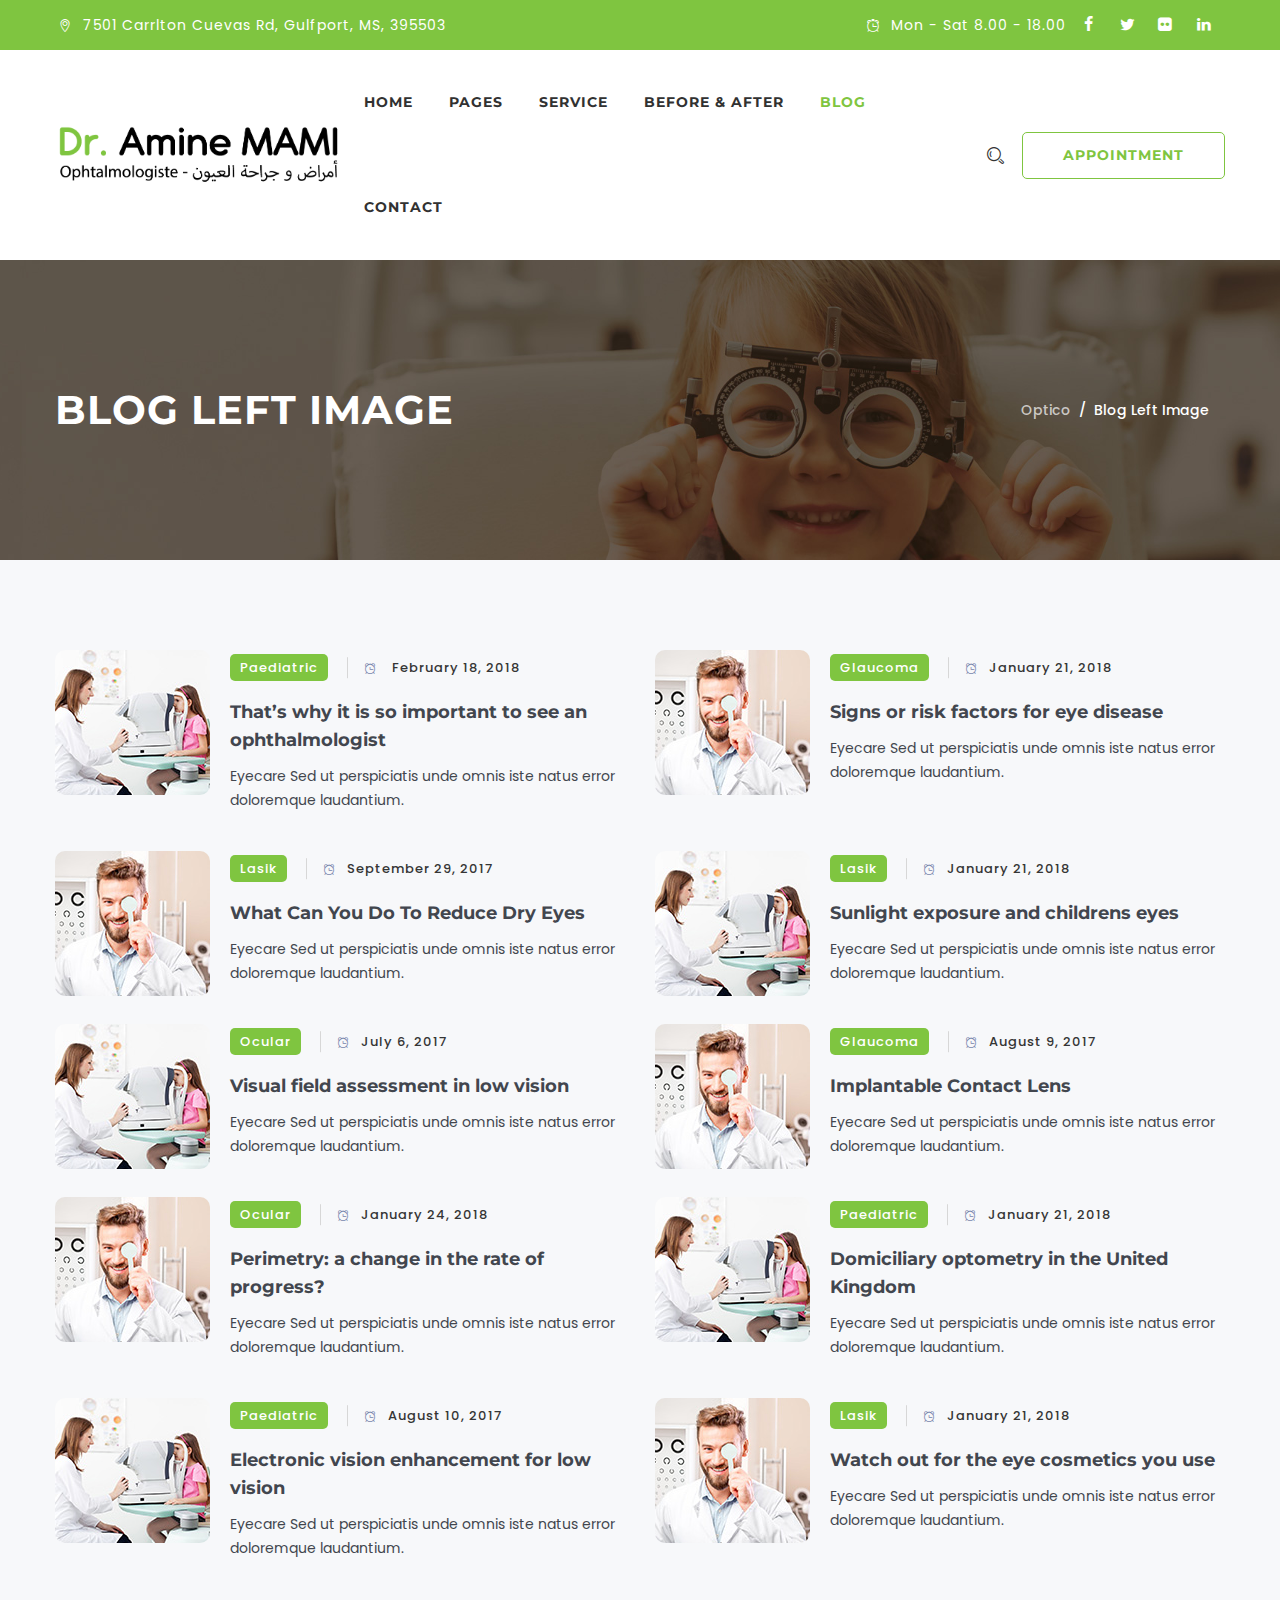
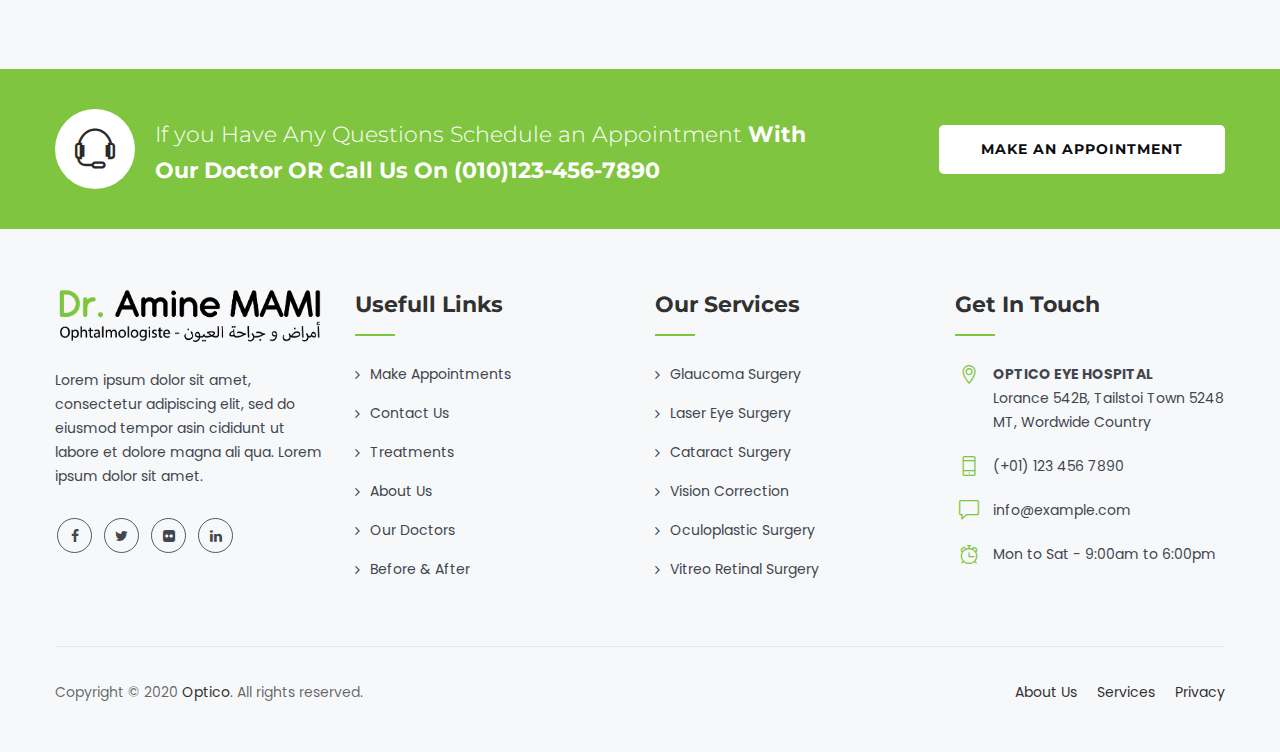
<file: blog-left-image.html>
<!doctype html>
<html class="no-js" lang="en">


<!-- Mirrored from optico.designerbyte.com/blog-left-image.html by HTTrack Website Copier/3.x [XR&CO'2014], Sun, 20 Sep 2020 14:01:01 GMT -->
<head>
    <meta charset="utf-8">
    <meta http-equiv="x-ua-compatible" content="ie=edge">
    <title>Optico HTML Template</title>
    <meta name="robots" content="noindex, follow" />
    <meta name="description" content="">
    <meta name="viewport" content="width=device-width, initial-scale=1, shrink-to-fit=no">
    <!-- Favicon -->
    <link rel="shortcut icon" type="image/x-icon" href="images/favicon.ico">

    <!-- CSS
        ============================================ -->

    <!-- Bootstrap CSS -->
    <link rel="stylesheet" href="css/bootstrap.min.css">
    <!-- Fontawesome -->
    <link rel="stylesheet" href="css/fontawesome.css">
    <!-- Flaticon -->
    <link rel="stylesheet" href="css/flaticon.css">
    <!-- optico Icons -->
    <link rel="stylesheet" href="css/optico-icons.css">
    <!-- Themify Icons -->
    <link rel="stylesheet" href="css/themify-icons.css">
    <!-- Slick -->
    <link rel="stylesheet" href="css/slick.css">
    <!-- Slick Theme -->
    <link rel="stylesheet" href="css/slick-theme.css">
    <!-- Pretty Photo -->
    <link rel="stylesheet" href="css/prettyPhoto.css">
    <!-- Twentytwenty -->
    <link rel="stylesheet" href="css/twentytwenty.css">
    <!-- Shortcode CSS -->
    <link rel="stylesheet" href="css/shortcode.css">
    <!-- Base CSS -->
    <link rel="stylesheet" href="css/base.css">
    <!-- Style CSS -->
    <link rel="stylesheet" href="css/style.css">
    <!-- Responsive CSS -->
    <link rel="stylesheet" href="css/responsive.css">
</head>

<body>

    <!-- page wrapper -->
    <div class="page-wrapper">

        <!-- Header Main Area -->
        <header class="site-header header-style-1">
            <div class="pre-header">
                <div class="container">
                    <div class="d-flex justify-content-between  align-items-center">
                        <div class="pre-header-left">
                            <ul class="top-contact">
                                <li><i class="optico-icon-location-pin"></i>7501 Carrlton Cuevas Rd, Gulfport, MS, 395503 </li>
                            </ul>
                        </div>
                        <div class="pre-header-right">
                            <ul class="top-contact d-inline">
                                <li><i class="optico-icon-clock"></i>Mon - Sat 8.00 - 18.00 </li>
                            </ul>
                            <ul class="social-icons d-inline">
                                <li><a target="_blank" href="#" data-tooltip="Facebook"><i class="optico-icon-facebook"></i></a></li>
                                <li><a target="_blank" href="#" data-tooltip="Twitter"><i class="optico-icon-twitter"></i></a></li>
                                <li><a target="_blank" href="#" data-tooltip="Flickr"><i class="optico-icon-flickr"></i></a></li>
                                <li><a target="_blank" href="#" data-tooltip="LinkedIn"><i class="optico-icon-linkedin"></i></a></li>
                            </ul>
                        </div>
                    </div>
                </div>
            </div>
            <div class="site-header-menu">
                <div class="container">
                    <div class="row">
                        <div class="col-md-12">
                            <div class="d-flex align-items-center">
                                <div class="site-branding flex-grow-1">
                                    <a href="index-2.html">
                                        <img class="logo-img" alt="optico" src="images/logo-dark.png">
                                    </a>
                                </div>                              
                                <div class="site-navigation ml-auto">
                                    <nav class="main-menu navbar-expand-xl navbar-light">
                                        <div class="navbar-header">
                                            <!-- Togg le Button -->
                                            <button class="navbar-toggler" type="button" data-toggle="collapse" data-target="#navbarSupportedContent" aria-controls="navbarSupportedContent" aria-expanded="false" aria-label="Toggle navigation">
                                                <span class="fa fa-bars"></span>
                                            </button>
                                        </div>
                                        <div class="collapse navbar-collapse clearfix" id="navbarSupportedContent">
                                            <ul class="navigation clearfix">
                                                <li class="dropdown"><a href="index-2.html">Home</a>
                                                    <ul>
                                                        <li><a href="index-2.html">Home page 01</a></li>
                                                        <li><a href="index-02.html">Home page 02</a></li>
                                                        <li><a href="index-03.html">Home page 03</a></li>
                                                    </ul>
                                                </li>
                                                <li class="dropdown">
                                                    <a href="#">Pages</a>
                                                    <ul>
                                                        <li><a href="about.html">About</a></li>
                                                        <li><a href="treatments.html">Treatments</a></li>
                                                        <li><a href="our-doctors.html">Our Doctors</a></li>
                                                        <li><a href="doctor-single.html">Doctor Single</a></li>
                                                        <li><a href="faq.html">Faq</a></li>
                                                    </ul>
                                                </li>
                                                <li class="dropdown">
                                                    <a href="Service.html">Service</a>
                                                    <ul>
                                                        <li><a href="service-2.html">Service 01</a></li>
                                                        <li><a href="service-3.html">Service 02</a></li>
                                                        <li><a href="service-detail.html">Service Detail</a></li>
                                                    </ul>
                                                </li>
                                                <li><a href="before-after.html">Before & After</a></li>
                                                <li class="dropdown active">
                                                    <a href="#">Blog</a>
                                                    <ul>
                                                        <li><a href="blog-large-image.html">Blog Large Image</a></li>
                                                        <li><a href="blog-grid.html">Blog  Grid</a></li>
                                                        <li class="active"><a href="blog-left-image.html">Blog Left Image</a></li>
                                                        <li><a href="blog-detail.html">Blog Details</a></li>
                                                    </ul>
                                                </li>
                                                <li><a href="contact.html">Contact</a></li>
                                            </ul>
                                        </div>
                                    </nav>
                                </div>
                                <div class="menu-right-box d-flex align-items-center">
                                    <a href="#" class="search-btn"><i class="optico-icon-search-1"></i></a>
                                    <div class="header-button">
                                        <a href="#" class="btn btn-outline">APPOINTMENT</a>
                                    </div>
                                </div>
                            </div>
                        </div>
                    </div>
                </div>
            </div>
        </header>
        <!-- Header Main Area End Here -->

        <!-- page content -->
        <div class="page-content">

            <!-- Inner Banner -->
            <section class="inner-banner">
                <div class="titlebar-main">
                    <div class="container">
                        <div class="row align-items-center">
                            <div class="col-lg-6 col-md-12">
                                <h1 class="inner-page-title">Blog Left Image</h1>
                            </div>
                            <div class="col-lg-6 col-md-12 text-lg-right">
                                <nav aria-label="breadcrumb" class="breadcrumb-section d-flex justify-content-center  justify-content-lg-end">
                                    <ol class="breadcrumb">
                                        <li class="breadcrumb-item"><a href="index-2.html">Optico</a></li>
                                        <li class="breadcrumb-item active" aria-current="page">Blog Left Image</li>
                                    </ol>
                                </nav>
                            </div>
                        </div>
                    </div>
                </div>
            </section>
            <!-- banner end -->

            <!-- Blog -->
            <section class="section-md bg-lightgrey pt-md-70 pb-md-40 pt-sm-50 pb-sm-20 pt-xs-40 pb-xs-10">
                <div class="container">
                    <div class="row">
                        <!-- Blog 01 -->
                        <div class="col-lg-6">
                            <div class="blog-box blog-style-3 d-flex mb-4">
                                <div class="blog-thumbnail">
                                    <img src="images/blog/blog-01.jpg" class="img-fluid" alt="">
                                </div>
                                <div class="blog-content">
                                    <div class="blog-entry-meta">
                                        <ul class="list-inline">
                                            <li class="blog-category"><a class="url fn n" href="#">Paediatric</a></li>
                                            <li class="blog-date"><i class="optico-icon-clock"></i><a href="#"> February 18, 2018</a></li>
                                        </ul>
                                    </div>
                                    <h4 class="blog-box-title"><a href="blog-detail.html">That’s why it is so important to see an ophthalmologist</a></h4>
                                    <div class="blog-desc">
                                        <p>Eyecare Sed ut perspiciatis unde omnis iste natus error doloremque laudantium.</p>
                                    </div>
                                </div>
                            </div>
                        </div>
                        <!-- Blog 02 -->
                        <div class="col-lg-6">
                            <div class="blog-box blog-style-3 d-flex mb-4">
                                <div class="blog-thumbnail">
                                    <img src="images/blog/blog-02.jpg" class="img-fluid" alt="">
                                </div>
                                <div class="blog-content">
                                    <div class="blog-entry-meta">
                                        <ul class="list-inline">
                                            <li class="blog-category"><a class="url fn n" href="#">Glaucoma</a></li>
                                            <li class="blog-date"><i class="optico-icon-clock"></i><a href="#">January 21, 2018</a></li>
                                        </ul>
                                    </div>
                                    <h4 class="blog-box-title"><a href="blog-detail.html">Signs or risk factors for eye disease</a></h4>
                                    <div class="blog-desc">
                                        <p>Eyecare Sed ut perspiciatis unde omnis iste natus error doloremque laudantium.</p>
                                    </div>
                                </div>
                            </div>
                        </div>
                        <!-- Blog 03 -->
                        <div class="col-lg-6">
                            <div class="blog-box blog-style-3 d-flex mb-4">
                                <div class="blog-thumbnail">
                                    <img src="images/blog/blog-02.jpg" class="img-fluid" alt="">
                                </div>
                                <div class="blog-content">
                                    <div class="blog-entry-meta">
                                        <ul class="list-inline">
                                            <li class="blog-category"><a class="url fn n" href="#">Lasik</a></li>
                                            <li class="blog-date"><i class="optico-icon-clock"></i><a href="#">September 29, 2017</a></li>
                                        </ul>
                                    </div>
                                    <h4 class="blog-box-title"><a href="blog-detail.html">What Can You Do To Reduce Dry Eyes</a></h4>
                                    <div class="blog-desc">
                                        <p>Eyecare Sed ut perspiciatis unde omnis iste natus error doloremque laudantium.</p>
                                    </div>
                                </div>
                            </div>
                        </div>
                        <!-- Blog 04 -->
                        <div class="col-lg-6">
                            <div class="blog-box blog-style-3 d-flex mb-4">
                                <div class="blog-thumbnail">
                                    <img src="images/blog/blog-01.jpg" class="img-fluid" alt="">
                                </div>
                                <div class="blog-content">
                                    <div class="blog-entry-meta">
                                        <ul class="list-inline">
                                            <li class="blog-category"><a class="url fn n" href="#">Lasik</a></li>
                                            <li class="blog-date"><i class="optico-icon-clock"></i><a href="#">January 21, 2018</a></li>
                                        </ul>
                                    </div>
                                    <h4 class="blog-box-title"><a href="blog-detail.html">Sunlight exposure and childrens eyes</a></h4>
                                    <div class="blog-desc">
                                        <p>Eyecare Sed ut perspiciatis unde omnis iste natus error doloremque laudantium.</p>
                                    </div>
                                </div>
                            </div>
                        </div>
                        <!-- Blog 05 -->
                        <div class="col-lg-6">
                            <div class="blog-box blog-style-3 d-flex mb-4">
                                <div class="blog-thumbnail">
                                    <img src="images/blog/blog-01.jpg" class="img-fluid" alt="">
                                </div>
                                <div class="blog-content">
                                    <div class="blog-entry-meta">
                                        <ul class="list-inline">
                                            <li class="blog-category"><a class="url fn n" href="#">Ocular</a></li>
                                            <li class="blog-date"><i class="optico-icon-clock"></i><a href="#">July 6, 2017</a></li>
                                        </ul>
                                    </div>
                                    <h4 class="blog-box-title"><a href="blog-detail.html">Visual field assessment in low vision</a></h4>
                                    <div class="blog-desc">
                                        <p>Eyecare Sed ut perspiciatis unde omnis iste natus error doloremque laudantium.</p>
                                    </div>
                                </div>
                            </div>
                        </div>
                        <!-- Blog 06 -->
                        <div class="col-lg-6">
                            <div class="blog-box blog-style-3 d-flex mb-4">
                                <div class="blog-thumbnail">
                                    <img src="images/blog/blog-02.jpg" class="img-fluid" alt="">
                                </div>
                                <div class="blog-content">
                                    <div class="blog-entry-meta">
                                        <ul class="list-inline">
                                            <li class="blog-category"><a class="url fn n" href="#">Glaucoma</a></li>
                                            <li class="blog-date"><i class="optico-icon-clock"></i><a href="#">August 9, 2017</a></li>
                                        </ul>
                                    </div>
                                    <h4 class="blog-box-title"><a href="blog-detail.html">Implantable Contact Lens</a></h4>
                                    <div class="blog-desc">
                                        <p>Eyecare Sed ut perspiciatis unde omnis iste natus error doloremque laudantium.</p>
                                    </div>
                                </div>
                            </div>
                        </div>
                        <!-- Blog 07 -->
                        <div class="col-lg-6">
                            <div class="blog-box blog-style-3 d-flex mb-4">
                                <div class="blog-thumbnail">
                                    <img src="images/blog/blog-02.jpg" class="img-fluid" alt="">
                                </div>
                                <div class="blog-content">
                                    <div class="blog-entry-meta">
                                        <ul class="list-inline">
                                            <li class="blog-category"><a class="url fn n" href="#">Ocular</a></li>
                                            <li class="blog-date"><i class="optico-icon-clock"></i><a href="#">January 24, 2018</a></li>
                                        </ul>
                                    </div>
                                    <h4 class="blog-box-title"><a href="blog-detail.html">Perimetry: a change in the rate of progress?</a></h4>
                                    <div class="blog-desc">
                                        <p>Eyecare Sed ut perspiciatis unde omnis iste natus error doloremque laudantium.</p>
                                    </div>
                                </div>
                            </div>
                        </div>
                        <!-- Blog 08 -->
                        <div class="col-lg-6">
                            <div class="blog-box blog-style-3 d-flex mb-4">
                                <div class="blog-thumbnail">
                                    <img src="images/blog/blog-01.jpg" class="img-fluid" alt="">
                                </div>
                                <div class="blog-content">
                                    <div class="blog-entry-meta">
                                        <ul class="list-inline">
                                            <li class="blog-category"><a class="url fn n" href="#">Paediatric</a></li>
                                            <li class="blog-date"><i class="optico-icon-clock"></i><a href="#">January 21, 2018</a></li>
                                        </ul>
                                    </div>
                                    <h4 class="blog-box-title"><a href="blog-detail.html">Domiciliary optometry in the United Kingdom</a></h4>
                                    <div class="blog-desc">
                                        <p>Eyecare Sed ut perspiciatis unde omnis iste natus error doloremque laudantium.</p>
                                    </div>
                                </div>
                            </div>
                        </div>
                        <!-- Blog 09 -->
                        <div class="col-lg-6">
                            <div class="blog-box blog-style-3 d-flex mb-4">
                                <div class="blog-thumbnail">
                                    <img src="images/blog/blog-01.jpg" class="img-fluid" alt="">
                                </div>
                                <div class="blog-content">
                                    <div class="blog-entry-meta">
                                        <ul class="list-inline">
                                            <li class="blog-category"><a class="url fn n" href="#">Paediatric</a></li>
                                            <li class="blog-date"><i class="optico-icon-clock"></i><a href="#">August 10, 2017</a></li>
                                        </ul>
                                    </div>
                                    <h4 class="blog-box-title"><a href="blog-detail.html">Electronic vision enhancement for low vision</a></h4>
                                    <div class="blog-desc">
                                        <p>Eyecare Sed ut perspiciatis unde omnis iste natus error doloremque laudantium.</p>
                                    </div>
                                </div>
                            </div>
                        </div>
                        <!-- Blog 10 -->
                        <div class="col-lg-6">
                            <div class="blog-box blog-style-3 d-flex mb-4">
                                <div class="blog-thumbnail">
                                    <img src="images/blog/blog-02.jpg" class="img-fluid" alt="">
                                </div>
                                <div class="blog-content">
                                    <div class="blog-entry-meta">
                                        <ul class="list-inline">
                                            <li class="blog-category"><a class="url fn n" href="#">Lasik</a></li>
                                            <li class="blog-date"><i class="optico-icon-clock"></i><a href="#">January 21, 2018</a></li>
                                        </ul>
                                    </div>
                                    <h4 class="blog-box-title"><a href="blog-detail.html">Watch out for the eye cosmetics you use</a></h4>
                                    <div class="blog-desc">
                                        <p>Eyecare Sed ut perspiciatis unde omnis iste natus error doloremque laudantium.</p>
                                    </div>
                                </div>
                            </div>
                        </div>
                    </div>
                </div>
            </section>
            <!-- Blog End -->
        </div>
        <!-- page content End -->

        <!-- footer -->
        <footer class="footer site-footer">
            <div class="footer-top skin-bg-color">
                <div class="container">
                    <div class="row d-flex white-color align-items-center">
                        <div class="col-lg-8">
                            <div class="iconbox iconbox-style-6">
                                <div class="iconbox-inner d-flex">
                                    <div class="iconbox-icon">
                                        <i class="themifyicon ti-headphone-alt"></i>
                                    </div>
                                    <div class="iconbox-contents">
                                        <div class="iconbox-title">
                                            <h2>If you Have Any Questions Schedule an Appointment <strong>With Our Doctor OR Call Us On (010)123-456-7890</strong>
                                            </h2>
                                        </div>
                                    </div>
                                </div>
                            </div>
                        </div>
                        <div class="col-lg-4 mt-md-30 text-lg-right">
                            <a href="#" class="btn btn-dark">Make an Appointment</a>
                        </div>
                    </div>
                </div>
            </div>
            <div class="container">
                <div class="row">
                    <div class="col-xs-12 col-sm-6 col-md-6 col-lg-3">
                        <div class="footerlogo mb-4">
                            <img class="" src="images/logo-dark.png" alt="">
                        </div>
                        <p class="mb-0">Lorem ipsum dolor sit amet, consectetur adipiscing elit, sed do eiusmod tempor asin cididunt ut labore et dolore magna ali qua. Lorem ipsum dolor sit amet.</p>
                        <div class="social-links-wrapper">
                            <ul class="social-icons">
                                <li><a href="#" class="tooltip-top" data-toggle="tooltip" data-placement="top" data-tooltip="Facebook"><i class="fa fa-facebook"></i></a></li>
                                <li><a href="#" class="tooltip-top" data-toggle="tooltip" data-placement="top" data-tooltip="Twitter"><i class="fa fa-twitter"></i></a></li>
                                <li><a href="#" class="tooltip-top" data-toggle="tooltip" data-placement="top" data-tooltip="Flickr"><i class="fa fa-flickr"></i></a></li>
                                <li><a href="#" class="tooltip-top" data-toggle="tooltip" data-placement="top" data-tooltip="LinkedIn"><i class="fa fa-linkedin"></i></a></li>
                            </ul>
                        </div>
                    </div>
                    <div class="col-xs-12 col-sm-6 col-md-6 col-lg-3 mt-sm-30">
                        <h6 class="footer-widget-title">Usefull Links</h6>
                        <ul class="list-unstyled footer-link-list">
                            <li><a href="#">Make Appointments</a></li>
                            <li><a href="#">Contact Us</a></li>
                            <li><a href="#">Treatments</a></li>
                            <li><a href="#">About Us</a></li>
                            <li><a href="#">Our Doctors</a></li>
                            <li><a href="#">Before & After</a></li>
                        </ul>
                    </div>
                    <div class="col-xs-12 col-sm-6 col-md-6 col-lg-3 mt-md-30">
                        <h6 class="footer-widget-title">Our Services</h6>
                        <ul class="list-unstyled footer-link-list">
                            <li><a href="#">Glaucoma Surgery</a></li>
                            <li><a href="#">Laser Eye Surgery</a></li>
                            <li><a href="#">Cataract Surgery</a></li>
                            <li><a href="#">Vision Correction</a></li>
                            <li><a href="#">Oculoplastic Surgery</a></li>
                            <li><a href="#">Vitreo Retinal Surgery</a></li>
                        </ul>
                    </div>
                    <div class="col-xs-12 col-sm-6 col-md-6 col-lg-3 address-box mt-md-30">
                        <h6 class="footer-widget-title">Get In Touch</h6>
                        <div class="d-flex">
                            <i class="optico-icon-location-pin"></i>
                            <p><strong>OPTICO EYE HOSPITAL</strong>
                                <br/>Lorance 542B, Tailstoi Town 5248 MT, Wordwide Country</p>
                        </div>
                        <div class="d-flex">
                            <i class="optico-icon-mobile"></i>
                            <p>(+01) 123 456 7890</p>
                        </div>
                        <div class="d-flex">
                            <i class="optico-icon-comment-1"></i>
                            <p>info@example.com</p>
                        </div>
                        <div class="d-flex">
                            <i class="optico-icon-clock"></i>
                            <p>Mon to Sat - 9:00am to 6:00pm</p>
                        </div>
                    </div>
                </div>
                <div class="bottom-footer">
                    <div class="row">
                        <div class="col-sm-6">
                            Copyright © 2020 <a href="index-2.html">Optico</a>. All rights reserved.
                        </div>
                        <div class="col-sm-6 text-lg-right text-md-right text-sm-left">
                            <ul class="list-inline">
                                <li class="list-inline-item"><a href="#">About Us</a></li>
                                <li class="list-inline-item"><a href="#">Services</a></li>
                                <li class="list-inline-item"><a href="#">Privacy</a></li>
                            </ul>
                        </div>
                    </div>
                </div>
            </div>
        </footer>
        <!-- footer End -->
    </div>
    <!-- page wrapper End -->

    <!-- Search Box Start Here -->
    <div class="ts-search-overlay">
        <div class="ts-icon-close"></div>
        <div class="ts-search-outer">
            <div class="ts-search-logo"><img alt="optico" src="images/logo-white.png" /></div>
            <form class="ts-site-searchform">
                <input type="search" class="form-control field searchform-s" name="s" placeholder="Type Word Then Press Enter">
                <button type="submit"><span class="optico-icon-search"></span></button>
            </form>
        </div>
    </div>
    <!-- Search Box End Here -->

    <!-- JS
        ============================================ -->

    <!-- jQuery JS -->
    <script src="js/jquery.min.js"></script>
    <!-- Popper JS -->
    <script src="js/popper.min.js"></script>
    <!-- Bootstrap JS -->
    <script src="js/bootstrap.min.js"></script>
    <!-- jquery Waypoints JS -->
    <script src="js/jquery-waypoints.js"></script>
    <!-- jquery Appear JS -->
    <script src="js/jquery.appear.js"></script>
    <!-- Numinate JS -->
    <script src="js/numinate.min.js"></script>
    <!-- Slick.min JS -->
    <script src="js/slick.min.js"></script>
    <!-- Slick.min JS -->
    <script src="js/jquery.prettyPhoto.js"></script>
    <!-- Circle Progress JS -->
    <script src="js/circle-progress.js"></script>
    <!-- Event Move JS -->
    <script src="js/jquery.event.move.js"></script>
    <!-- Twentytwenty JS -->
    <script src="js/jquery.twentytwenty.js"></script>
    <!-- Scripts JS -->
    <script src="js/scripts.js"></script>
</body>


<!-- Mirrored from optico.designerbyte.com/blog-left-image.html by HTTrack Website Copier/3.x [XR&CO'2014], Sun, 20 Sep 2020 14:01:01 GMT -->
</html>
</file>
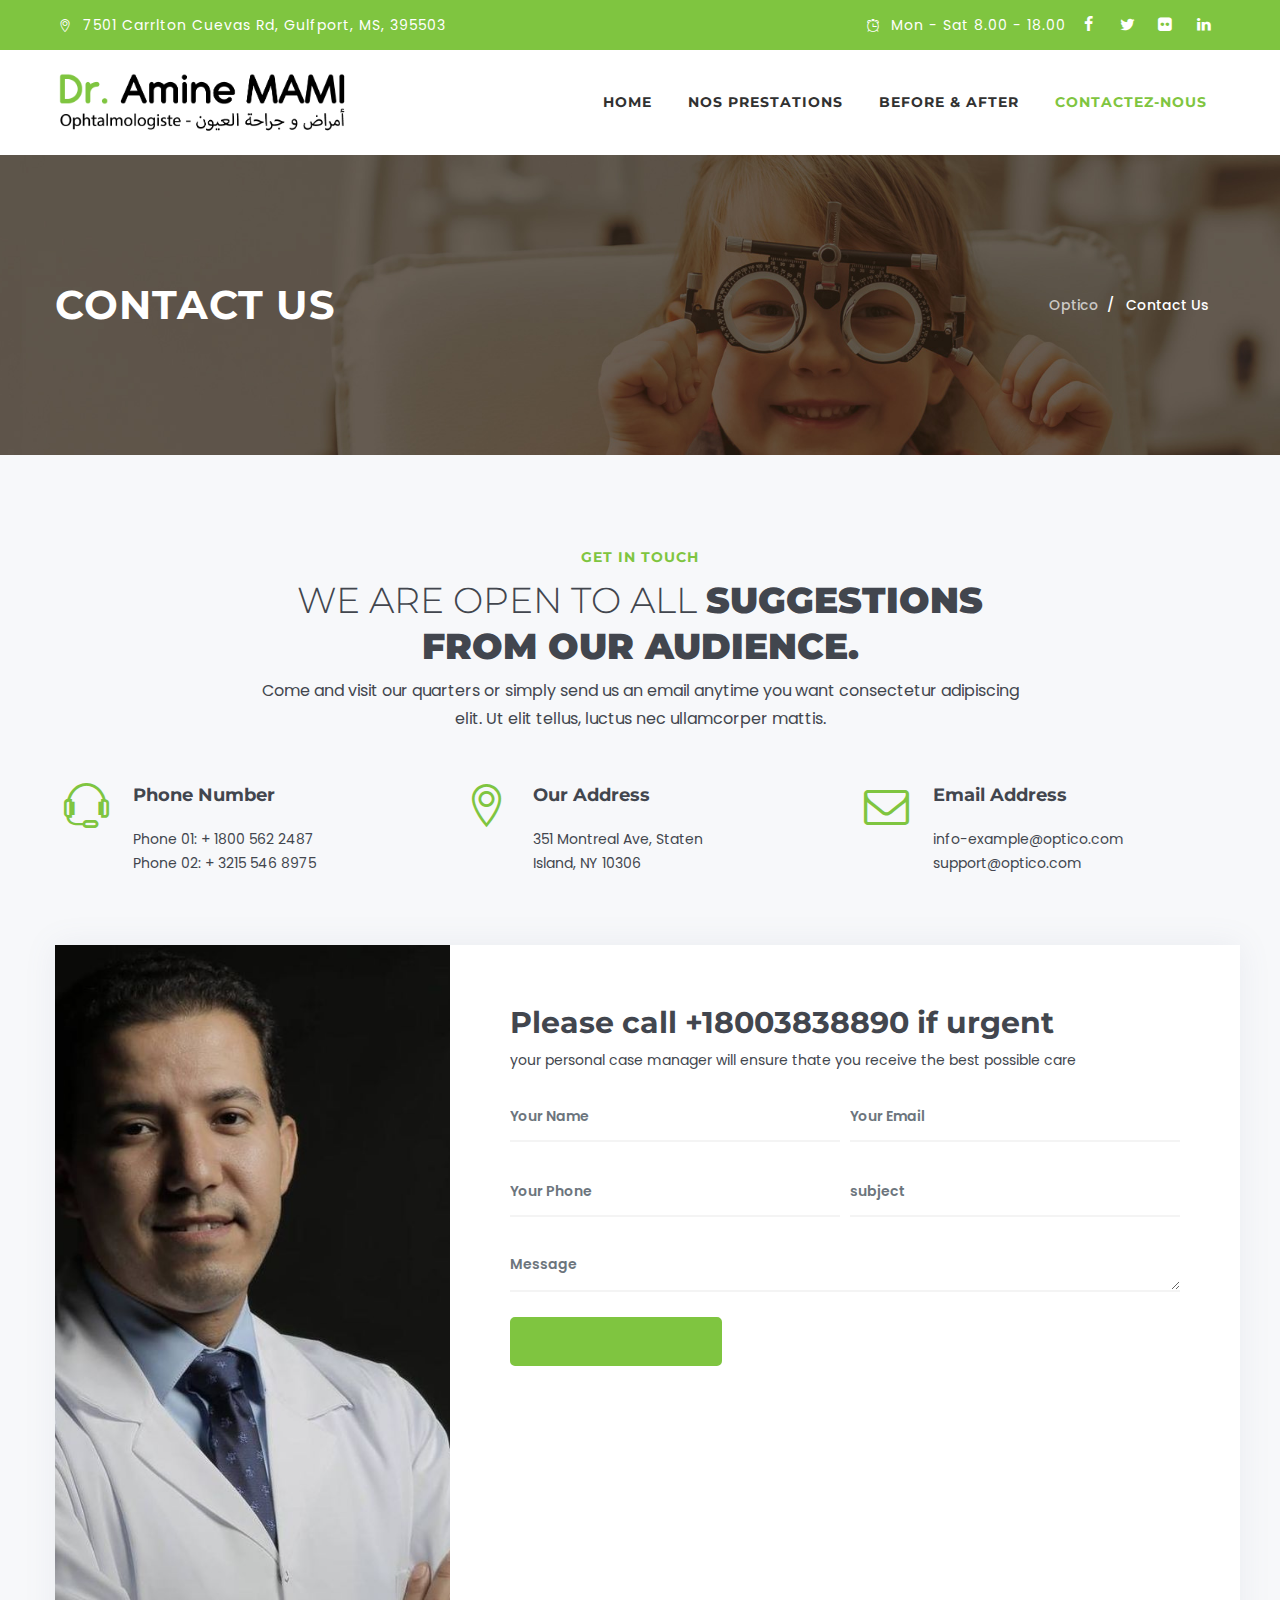
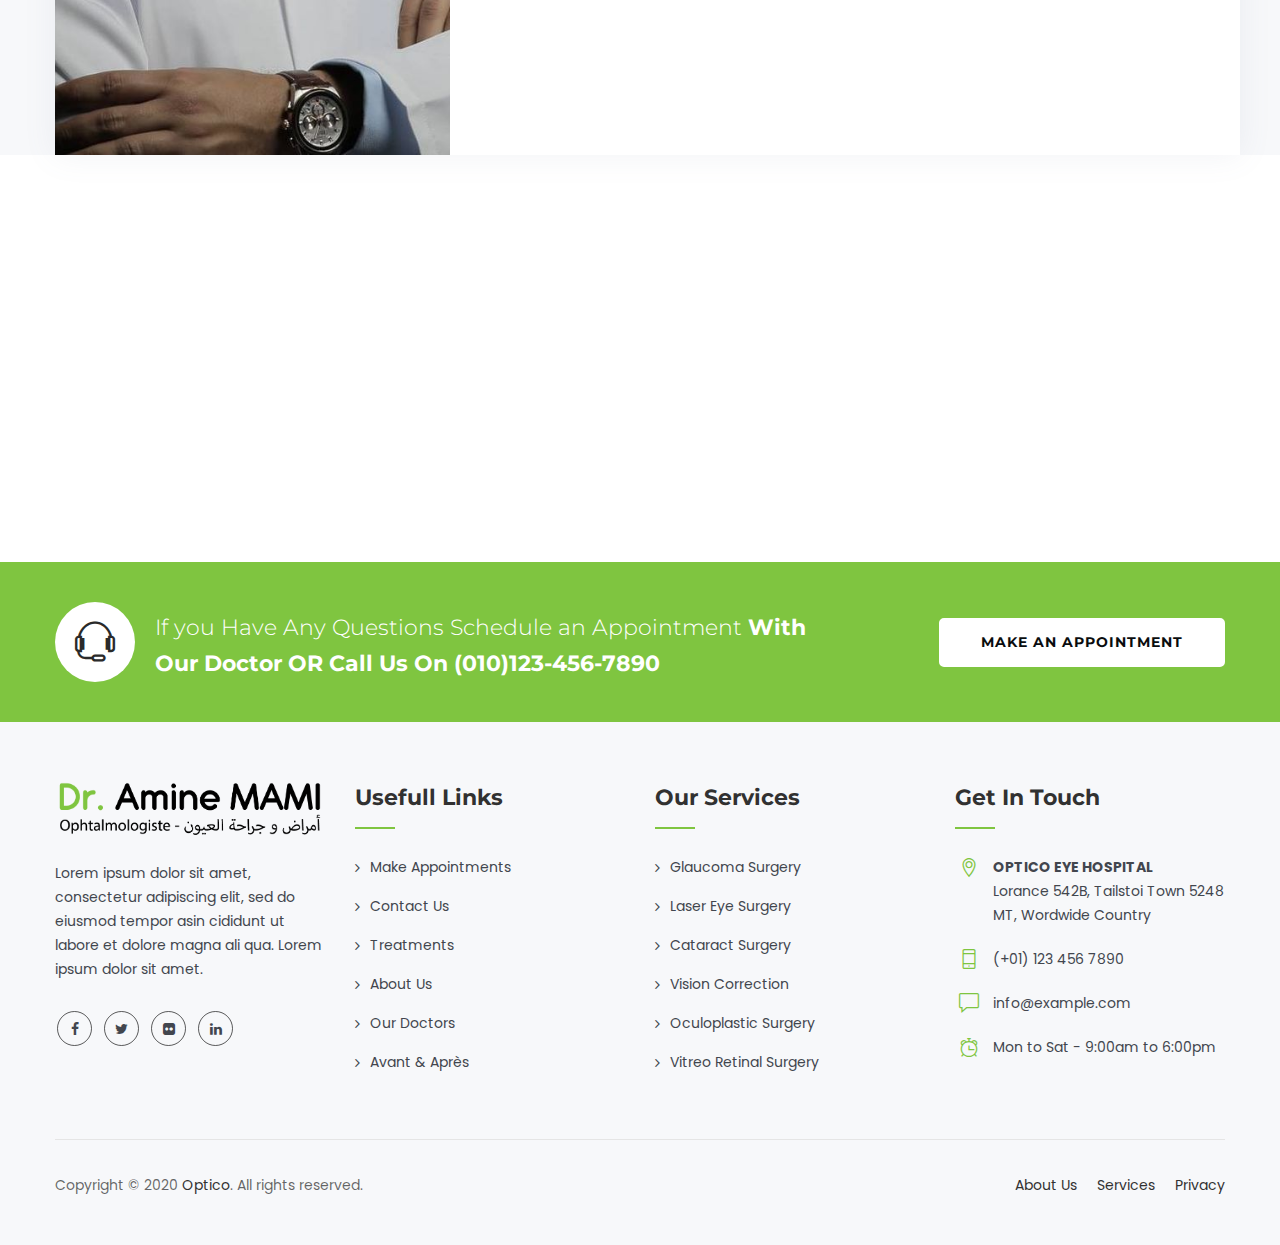
<file: contact.html>
<!DOCTYPE html>
<html class="no-js" lang="en">
  <!-- Mirrored from optico.designerbyte.com/contact.html by HTTrack Website Copier/3.x [XR&CO'2014], Sun, 20 Sep 2020 14:01:07 GMT -->
  <head>
    <meta charset="utf-8" />
    <meta http-equiv="x-ua-compatible" content="ie=edge" />
    <title>Optico HTML Template</title>
    <meta name="robots" content="noindex, follow" />
    <meta name="description" content="" />
    <meta
      name="viewport"
      content="width=device-width, initial-scale=1, shrink-to-fit=no"
    />
    <!-- Favicon -->
    <link rel="shortcut icon" type="image/x-icon" href="images/favicon.ico" />

    <!-- CSS
        ============================================ -->

    <!-- Bootstrap CSS -->
    <link rel="stylesheet" href="css/bootstrap.min.css" />
    <!-- Fontawesome -->
    <link rel="stylesheet" href="css/fontawesome.css" />
    <!-- Flaticon -->
    <link rel="stylesheet" href="css/flaticon.css" />
    <!-- optico Icons -->
    <link rel="stylesheet" href="css/optico-icons.css" />
    <!-- Themify Icons -->
    <link rel="stylesheet" href="css/themify-icons.css" />
    <!-- Slick -->
    <link rel="stylesheet" href="css/slick.css" />
    <!-- Slick Theme -->
    <link rel="stylesheet" href="css/slick-theme.css" />
    <!-- Pretty Photo -->
    <link rel="stylesheet" href="css/prettyPhoto.css" />
    <!-- Twentytwenty -->
    <link rel="stylesheet" href="css/twentytwenty.css" />
    <!-- Shortcode CSS -->
    <link rel="stylesheet" href="css/shortcode.css" />
    <!-- Base CSS -->
    <link rel="stylesheet" href="css/base.css" />
    <!-- Style CSS -->
    <link rel="stylesheet" href="css/style.css" />
    <!-- Responsive CSS -->
    <link rel="stylesheet" href="css/responsive.css" />
  </head>

  <body>
    <!-- page wrapper -->
    <div class="page-wrapper">
      <!-- Header Main Area -->
      <header class="site-header header-style-1">
        <div class="pre-header">
          <div class="container">
            <div class="d-flex justify-content-between align-items-center">
              <div class="pre-header-left">
                <ul class="top-contact">
                  <li>
                    <i class="optico-icon-location-pin"></i>7501 Carrlton Cuevas
                    Rd, Gulfport, MS, 395503
                  </li>
                </ul>
              </div>
              <div class="pre-header-right">
                <ul class="top-contact d-inline">
                  <li>
                    <i class="optico-icon-clock"></i>Mon - Sat 8.00 - 18.00
                  </li>
                </ul>
                <ul class="social-icons d-inline">
                  <li>
                    <a target="_blank" href="#" data-tooltip="Facebook"
                      ><i class="optico-icon-facebook"></i
                    ></a>
                  </li>
                  <li>
                    <a target="_blank" href="#" data-tooltip="Twitter"
                      ><i class="optico-icon-twitter"></i
                    ></a>
                  </li>
                  <li>
                    <a target="_blank" href="#" data-tooltip="Flickr"
                      ><i class="optico-icon-flickr"></i
                    ></a>
                  </li>
                  <li>
                    <a target="_blank" href="#" data-tooltip="LinkedIn"
                      ><i class="optico-icon-linkedin"></i
                    ></a>
                  </li>
                </ul>
              </div>
            </div>
          </div>
        </div>
        <div class="site-header-menu">
          <div class="container">
            <div class="row">
              <div class="col-md-12">
                <div class="d-flex align-items-center">
                  <div class="site-branding flex-grow-1">
                    <a href="index.html">
                      <img
                        class="logo-img"
                        alt="optico"
                        src="images/logo-dark.png"
                      />
                    </a>
                  </div>
                  <div class="site-navigation ml-auto">
                    <nav class="main-menu navbar-expand-xl navbar-light">
                      <div class="navbar-header">
                        <!-- Togg le Button -->
                        <button
                          class="navbar-toggler"
                          type="button"
                          data-toggle="collapse"
                          data-target="#navbarSupportedContent"
                          aria-controls="navbarSupportedContent"
                          aria-expanded="false"
                          aria-label="Toggle navigation"
                        >
                          <span class="fa fa-bars"></span>
                        </button>
                      </div>
                      <div
                        class="collapse navbar-collapse clearfix"
                        id="navbarSupportedContent"
                      >
                        <ul class="navigation clearfix">
                          <li class="dropdown">
                            <a href="index.html">Home</a>
                          </li>

                          <li class="dropdown">
                            <a href="Service-2.html">Nos Prestations</a>
                          </li>
                          <li>
                            <a href="before-after.html">Before & After</a>
                          </li>

                          <li class="active">
                            <a href="contact.html">Contactez-Nous</a>
                          </li>
                        </ul>
                      </div>
                    </nav>
                  </div>
                  <!--div class="menu-right-box d-flex align-items-center">
                                    <a href="#" class="search-btn"><i class="optico-icon-search-1"></i></a>
                                    <div class="header-button">
                                        <a href="#" class="btn btn-outline">APPOINTMENT</a>
                                    </div>
                                </div-->
                </div>
              </div>
            </div>
          </div>
        </div>
      </header>
      <!-- Header Main Area End Here -->

      <!-- page content -->
      <div class="page-content">
        <!-- Inner Banner -->
        <section class="inner-banner">
          <div class="titlebar-main">
            <div class="container">
              <div class="row align-items-center">
                <div class="col-lg-6 col-md-12">
                  <h1 class="inner-page-title">CONTACT US</h1>
                </div>
                <div class="col-lg-6 col-md-12 text-lg-right">
                  <nav
                    aria-label="breadcrumb"
                    class="breadcrumb-section d-flex justify-content-center justify-content-lg-end"
                  >
                    <ol class="breadcrumb">
                      <li class="breadcrumb-item">
                        <a href="index.html">Optico</a>
                      </li>
                      <li class="breadcrumb-item active" aria-current="page">
                        Contact Us
                      </li>
                    </ol>
                  </nav>
                </div>
              </div>
            </div>
          </div>
        </section>
        <!-- banner end -->

        <!-- Contact -->
        <section class="section-mdt bg-lightgrey">
          <div class="container">
            <div class="row justify-content-center">
              <div class="col-lg-8 col-md-12">
                <div class="section-title text-center">
                  <h4 class="subheading skincolor">GET IN TOUCH</h4>
                  <h2>
                    WE ARE OPEN TO ALL
                    <strong
                      >SUGGESTIONS<br />
                      FROM OUR AUDIENCE.</strong
                    >
                  </h2>
                  <p>
                    Come and visit our quarters or simply send us an email
                    anytime you want consectetur adipiscing elit. Ut elit
                    tellus, luctus nec ullamcorper mattis.
                  </p>
                </div>
              </div>
            </div>
            <div class="row">
              <div class="col-md-4">
                <div class="iconbox iconbox-style-7">
                  <div class="iconbox-inner d-flex">
                    <div class="iconbox-icon skincolor">
                      <i class="optico-icon optico-icon-headphone-alt"></i>
                    </div>
                    <div class="iconbox-inner">
                      <div class="iconbox-contents">
                        <div class="iconbox-title">
                          <h2>Phone Number</h2>
                        </div>
                        <div class="iconbox-desc">
                          <p>Phone 01: + 1800 562 2487</p>
                          <p>Phone 02: + 3215 546 8975</p>
                        </div>
                      </div>
                    </div>
                  </div>
                </div>
              </div>
              <div class="col-md-4 mt-sm-30">
                <div class="iconbox iconbox-style-7">
                  <div class="iconbox-inner d-flex">
                    <div class="iconbox-icon skincolor">
                      <i class="optico-icon optico-icon-location-pin"></i>
                    </div>
                    <div class="iconbox-inner">
                      <div class="iconbox-contents">
                        <div class="iconbox-title">
                          <h2>Our Address</h2>
                        </div>
                        <div class="iconbox-desc">
                          <p>351 Montreal Ave, Staten <br />Island, NY 10306</p>
                        </div>
                      </div>
                    </div>
                  </div>
                </div>
              </div>
              <div class="col-md-4 mt-sm-30">
                <div class="iconbox iconbox-style-7">
                  <div class="iconbox-inner d-flex">
                    <div class="iconbox-icon skincolor">
                      <i class="optico-icon optico-icon-mail"></i>
                    </div>
                    <div class="iconbox-inner">
                      <div class="iconbox-contents">
                        <div class="iconbox-title">
                          <h2>Email Address</h2>
                        </div>
                        <div class="iconbox-desc">
                          <p>info-example@optico.com</p>
                          <p>support@optico.com</p>
                        </div>
                      </div>
                    </div>
                  </div>
                </div>
              </div>
            </div>
            <!-- appointment -->
            <div class="row box-shadow-02 bg-white contact-appointment">
              <div class="col-lg-4 appointment-image"></div>
              <div class="col-lg-8 appointment-inner">
                <h3>Please call +18003838890 if urgent</h3>
                <p>
                  your personal case manager will ensure thate you receive the
                  best possible care
                </p>
                <div class="contact-form">
                  <form>
                    <div class="form-row">
                      <div class="form-group col-lg-6">
                        <input
                          id="name"
                          type="text"
                          class="form-control"
                          placeholder="Your Name"
                          name="Your-Name"
                        />
                      </div>
                      <div class="form-group col-lg-6">
                        <input
                          id="email"
                          class="form-control"
                          placeholder="Your Email"
                          name="email"
                          type="email"
                          value=""
                          aria-required="true"
                        />
                      </div>
                      <div class="form-group col-lg-6">
                        <input
                          id="phone"
                          type="text"
                          class="form-control"
                          placeholder="Your Phone"
                          name="your-phone"
                        />
                      </div>
                      <div class="form-group col-lg-6">
                        <input
                          id="subject"
                          type="text"
                          class="form-control"
                          placeholder="subject"
                          name="subject"
                        />
                      </div>
                      <div class="form-group col-lg-12">
                        <textarea
                          id="comment"
                          class="form-control"
                          placeholder="Message"
                          name="message"
                          cols="45"
                          rows="5"
                          aria-required="true"
                        ></textarea>
                      </div>
                      <div class="form-group col-lg-12">
                        <a href="#" class="btn">SEND MESSAGE</a>
                      </div>
                    </div>
                  </form>
                </div>
              </div>
            </div>
            <!-- appointment end -->
          </div>
        </section>
        <!-- Contact End -->

        <!-- Map -->
        <section>
          <div class="map-box overflow-hidden">
            <div class="container-fluid p-0">
              <div class="row no-gutters">
                <div class="col-md-12">
                  <div class="contact-map">
                    <iframe
                      src="https://maps.google.com/maps?q=codeless%20technol&amp;t=&amp;z=13&amp;ie=UTF8&amp;iwloc=&amp;output=embed"
                    ></iframe>
                  </div>
                </div>
              </div>
            </div>
          </div>
        </section>
        <!-- Map end -->
      </div>
      <!-- page content End -->

      <!-- footer -->
      <footer class="footer site-footer">
        <div class="footer-top skin-bg-color">
          <div class="container">
            <div class="row d-flex white-color align-items-center">
              <div class="col-lg-8">
                <div class="iconbox iconbox-style-6">
                  <div class="iconbox-inner d-flex">
                    <div class="iconbox-icon">
                      <i class="themifyicon ti-headphone-alt"></i>
                    </div>
                    <div class="iconbox-contents">
                      <div class="iconbox-title">
                        <h2>
                          If you Have Any Questions Schedule an Appointment
                          <strong
                            >With Our Doctor OR Call Us On
                            (010)123-456-7890</strong
                          >
                        </h2>
                      </div>
                    </div>
                  </div>
                </div>
              </div>
              <div class="col-lg-4 mt-md-30 text-lg-right">
                <a href="#" class="btn btn-dark">Make an Appointment</a>
              </div>
            </div>
          </div>
        </div>
        <div class="container">
          <div class="row">
            <div class="col-xs-12 col-sm-6 col-md-6 col-lg-3">
              <div class="footerlogo mb-4">
                <img class="" src="images/logo-dark.png" alt="" />
              </div>
              <p class="mb-0">
                Lorem ipsum dolor sit amet, consectetur adipiscing elit, sed do
                eiusmod tempor asin cididunt ut labore et dolore magna ali qua.
                Lorem ipsum dolor sit amet.
              </p>
              <div class="social-links-wrapper">
                <ul class="social-icons">
                  <li>
                    <a
                      href="#"
                      class="tooltip-top"
                      data-toggle="tooltip"
                      data-placement="top"
                      data-tooltip="Facebook"
                      ><i class="fa fa-facebook"></i
                    ></a>
                  </li>
                  <li>
                    <a
                      href="#"
                      class="tooltip-top"
                      data-toggle="tooltip"
                      data-placement="top"
                      data-tooltip="Twitter"
                      ><i class="fa fa-twitter"></i
                    ></a>
                  </li>
                  <li>
                    <a
                      href="#"
                      class="tooltip-top"
                      data-toggle="tooltip"
                      data-placement="top"
                      data-tooltip="Flickr"
                      ><i class="fa fa-flickr"></i
                    ></a>
                  </li>
                  <li>
                    <a
                      href="#"
                      class="tooltip-top"
                      data-toggle="tooltip"
                      data-placement="top"
                      data-tooltip="LinkedIn"
                      ><i class="fa fa-linkedin"></i
                    ></a>
                  </li>
                </ul>
              </div>
            </div>
            <div class="col-xs-12 col-sm-6 col-md-6 col-lg-3 mt-sm-30">
              <h6 class="footer-widget-title">Usefull Links</h6>
              <ul class="list-unstyled footer-link-list">
                <li><a href="#">Make Appointments</a></li>
                <li><a href="#">Contact Us</a></li>
                <li><a href="#">Treatments</a></li>
                <li><a href="#">About Us</a></li>
                <li><a href="#">Our Doctors</a></li>
                <li><a href="#">Avant & Après</a></li>
              </ul>
            </div>
            <div class="col-xs-12 col-sm-6 col-md-6 col-lg-3 mt-md-30">
              <h6 class="footer-widget-title">Our Services</h6>
              <ul class="list-unstyled footer-link-list">
                <li><a href="#">Glaucoma Surgery</a></li>
                <li><a href="#">Laser Eye Surgery</a></li>
                <li><a href="#">Cataract Surgery</a></li>
                <li><a href="#">Vision Correction</a></li>
                <li><a href="#">Oculoplastic Surgery</a></li>
                <li><a href="#">Vitreo Retinal Surgery</a></li>
              </ul>
            </div>
            <div
              class="col-xs-12 col-sm-6 col-md-6 col-lg-3 address-box mt-md-30"
            >
              <h6 class="footer-widget-title">Get In Touch</h6>
              <div class="d-flex">
                <i class="optico-icon-location-pin"></i>
                <p>
                  <strong>OPTICO EYE HOSPITAL</strong> <br />Lorance 542B,
                  Tailstoi Town 5248 MT, Wordwide Country
                </p>
              </div>
              <div class="d-flex">
                <i class="optico-icon-mobile"></i>
                <p>(+01) 123 456 7890</p>
              </div>
              <div class="d-flex">
                <i class="optico-icon-comment-1"></i>
                <p>info@example.com</p>
              </div>
              <div class="d-flex">
                <i class="optico-icon-clock"></i>
                <p>Mon to Sat - 9:00am to 6:00pm</p>
              </div>
            </div>
          </div>
          <div class="bottom-footer">
            <div class="row">
              <div class="col-sm-6">
                Copyright © 2020 <a href="index.html">Optico</a>. All rights
                reserved.
              </div>
              <div class="col-sm-6 text-lg-right text-md-right text-sm-left">
                <ul class="list-inline">
                  <li class="list-inline-item"><a href="#">About Us</a></li>
                  <li class="list-inline-item"><a href="#">Services</a></li>
                  <li class="list-inline-item"><a href="#">Privacy</a></li>
                </ul>
              </div>
            </div>
          </div>
        </div>
      </footer>
      <!-- footer End -->
    </div>
    <!-- page wrapper End -->

    <!-- Search Box Start Here -->
    <div class="ts-search-overlay">
      <div class="ts-icon-close"></div>
      <div class="ts-search-outer">
        <div class="ts-search-logo">
          <img alt="optico" src="images/logo-white.png" />
        </div>
        <form class="ts-site-searchform">
          <input
            type="search"
            class="form-control field searchform-s"
            name="s"
            placeholder="Type Word Then Press Enter"
          />
          <button type="submit">
            <span class="optico-icon-search"></span>
          </button>
        </form>
      </div>
    </div>
    <!-- Search Box End Here -->

    <!-- JS
        ============================================ -->

    <!-- jQuery JS -->
    <script src="js/jquery.min.js"></script>
    <!-- Popper JS -->
    <script src="js/popper.min.js"></script>
    <!-- Bootstrap JS -->
    <script src="js/bootstrap.min.js"></script>
    <!-- jquery Waypoints JS -->
    <script src="js/jquery-waypoints.js"></script>
    <!-- jquery Appear JS -->
    <script src="js/jquery.appear.js"></script>
    <!-- Numinate JS -->
    <script src="js/numinate.min.js"></script>
    <!-- Slick.min JS -->
    <script src="js/slick.min.js"></script>
    <!-- Slick.min JS -->
    <script src="js/jquery.prettyPhoto.js"></script>
    <!-- Circle Progress JS -->
    <script src="js/circle-progress.js"></script>
    <!-- Event Move JS -->
    <script src="js/jquery.event.move.js"></script>
    <!-- Twentytwenty JS -->
    <script src="js/jquery.twentytwenty.js"></script>
    <!-- Scripts JS -->
    <script src="js/scripts.js"></script>
  </body>

  <!-- Mirrored from optico.designerbyte.com/contact.html by HTTrack Website Copier/3.x [XR&CO'2014], Sun, 20 Sep 2020 14:01:07 GMT -->
</html>
</file>
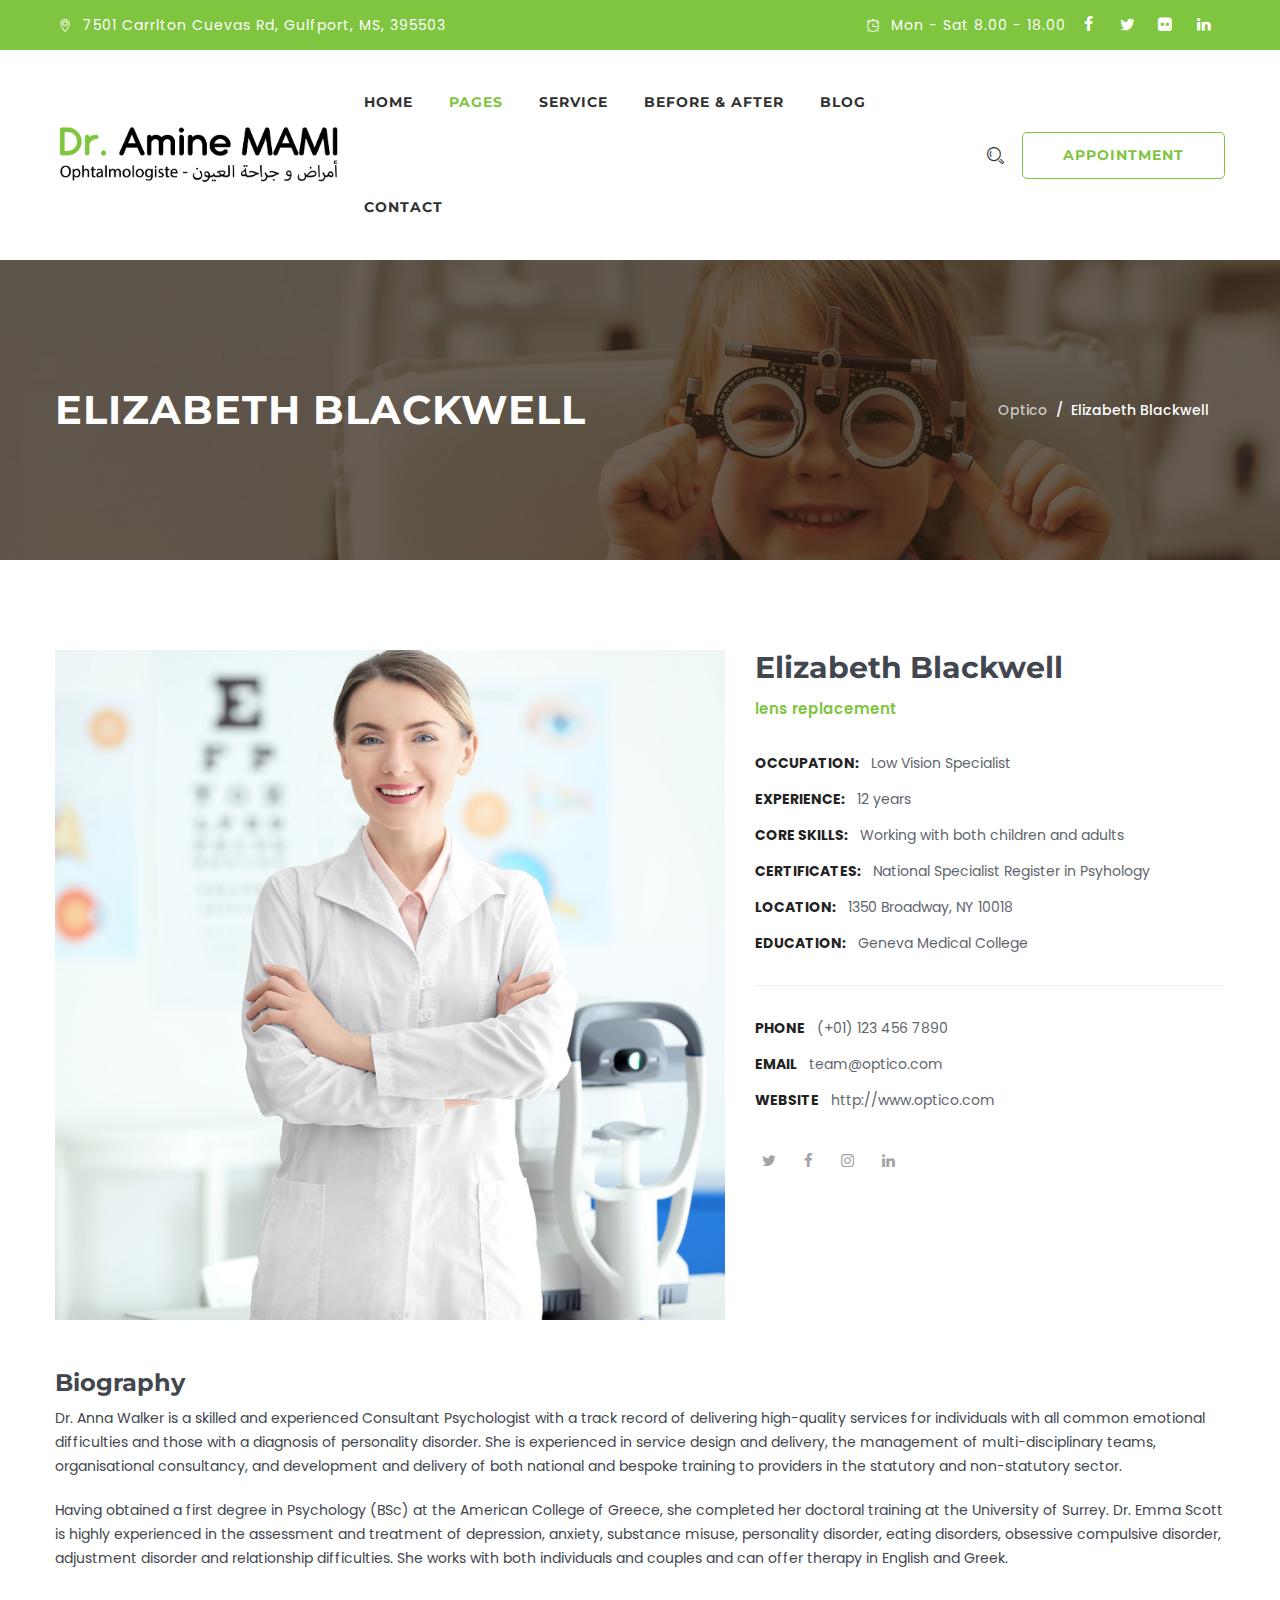
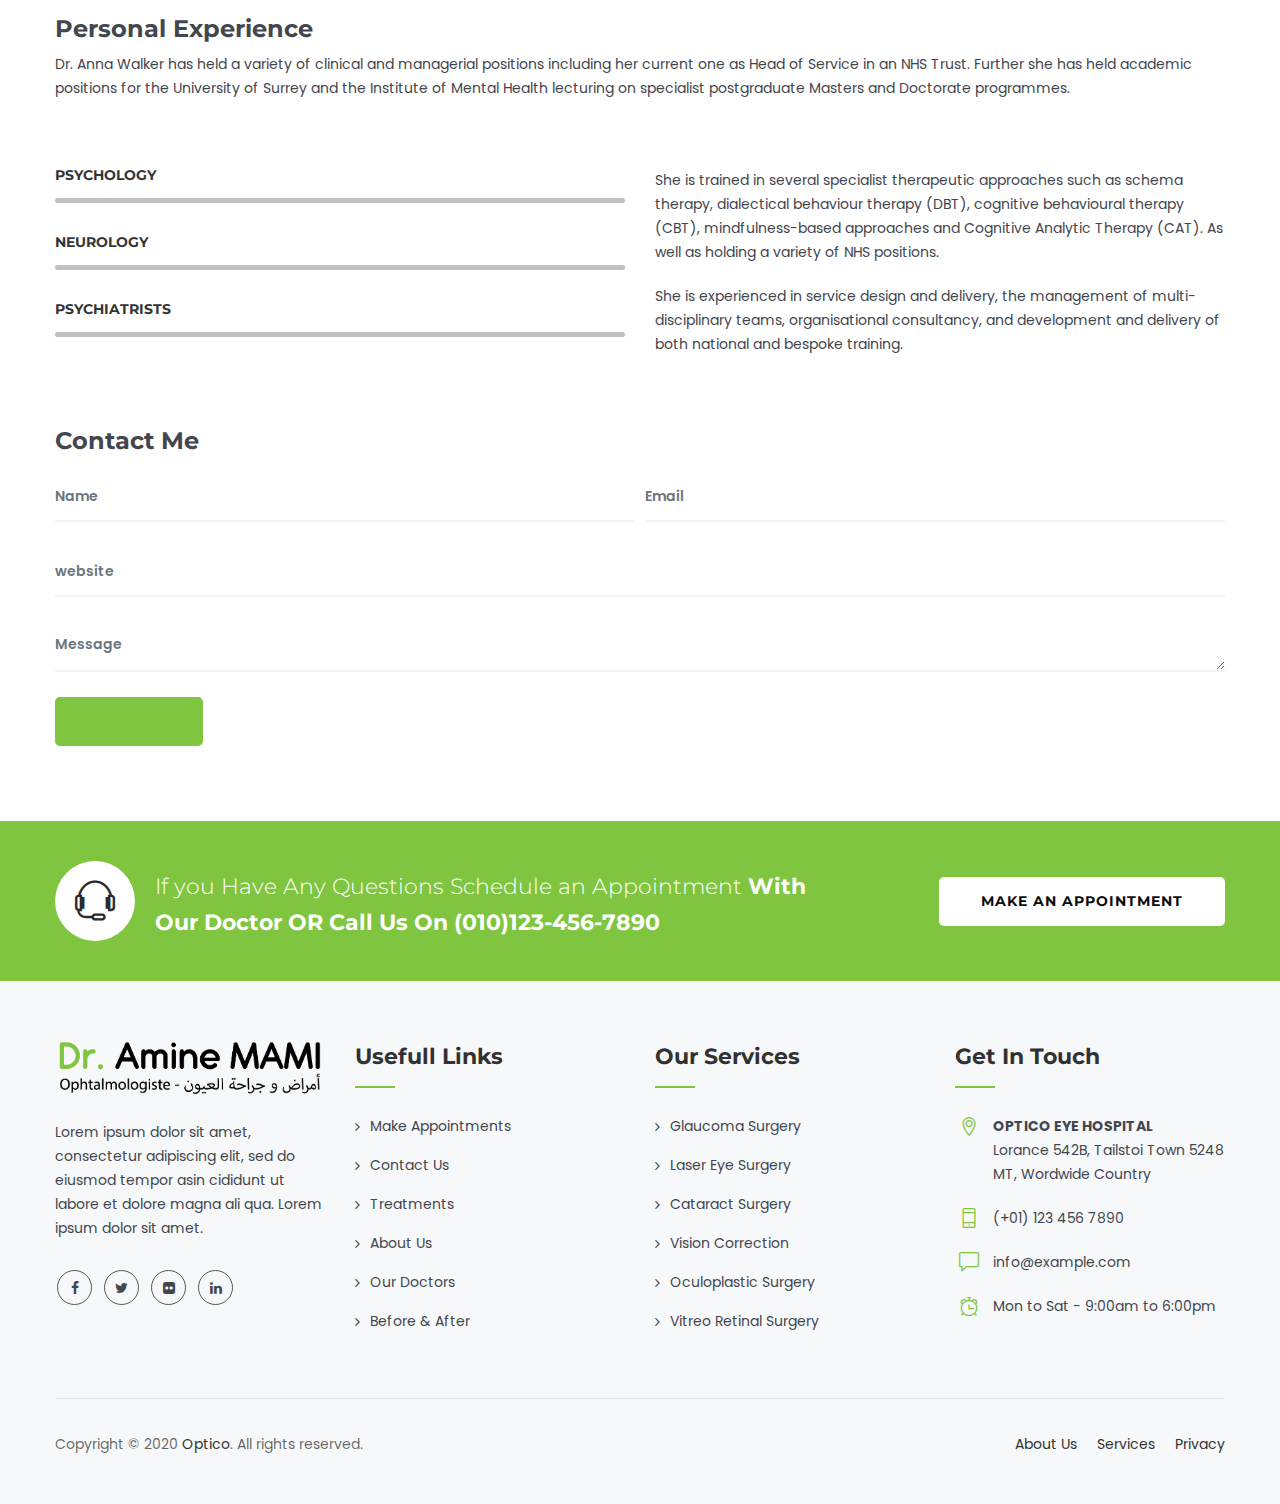
<file: doctor-single.html>
<!doctype html>
<html class="no-js" lang="en">


<!-- Mirrored from optico.designerbyte.com/doctor-single.html by HTTrack Website Copier/3.x [XR&CO'2014], Sun, 20 Sep 2020 13:53:22 GMT -->
<head>
    <meta charset="utf-8">
    <meta http-equiv="x-ua-compatible" content="ie=edge">
    <title>Optico HTML Template</title>
    <meta name="robots" content="noindex, follow" />
    <meta name="description" content="">
    <meta name="viewport" content="width=device-width, initial-scale=1, shrink-to-fit=no">
    <!-- Favicon -->
    <link rel="shortcut icon" type="image/x-icon" href="images/favicon.ico">

    <!-- CSS
        ============================================ -->

    <!-- Bootstrap CSS -->
    <link rel="stylesheet" href="css/bootstrap.min.css">
    <!-- Fontawesome -->
    <link rel="stylesheet" href="css/fontawesome.css">
    <!-- Flaticon -->
    <link rel="stylesheet" href="css/flaticon.css">
    <!-- optico Icons -->
    <link rel="stylesheet" href="css/optico-icons.css">
    <!-- Themify Icons -->
    <link rel="stylesheet" href="css/themify-icons.css">
    <!-- Slick -->
    <link rel="stylesheet" href="css/slick.css">
    <!-- Slick Theme -->
    <link rel="stylesheet" href="css/slick-theme.css">
    <!-- Pretty Photo -->
    <link rel="stylesheet" href="css/prettyPhoto.css">
    <!-- Twentytwenty -->
    <link rel="stylesheet" href="css/twentytwenty.css">
    <!-- Shortcode CSS -->
    <link rel="stylesheet" href="css/shortcode.css">
    <!-- Base CSS -->
    <link rel="stylesheet" href="css/base.css">
    <!-- Style CSS -->
    <link rel="stylesheet" href="css/style.css">
    <!-- Responsive CSS -->
    <link rel="stylesheet" href="css/responsive.css">
</head>

<body>

    <!-- page wrapper -->
    <div class="page-wrapper">

        <!-- Header Main Area -->
        <header class="site-header header-style-1">
            <div class="pre-header">
                <div class="container">
                    <div class="d-flex justify-content-between  align-items-center">
                        <div class="pre-header-left">
                            <ul class="top-contact">
                                <li><i class="optico-icon-location-pin"></i>7501 Carrlton Cuevas Rd, Gulfport, MS, 395503 </li>
                            </ul>
                        </div>
                        <div class="pre-header-right">
                            <ul class="top-contact d-inline">
                                <li><i class="optico-icon-clock"></i>Mon - Sat 8.00 - 18.00 </li>
                            </ul>
                            <ul class="social-icons d-inline">
                                <li><a target="_blank" href="#" data-tooltip="Facebook"><i class="optico-icon-facebook"></i></a></li>
                                <li><a target="_blank" href="#" data-tooltip="Twitter"><i class="optico-icon-twitter"></i></a></li>
                                <li><a target="_blank" href="#" data-tooltip="Flickr"><i class="optico-icon-flickr"></i></a></li>
                                <li><a target="_blank" href="#" data-tooltip="LinkedIn"><i class="optico-icon-linkedin"></i></a></li>
                            </ul>
                        </div>
                    </div>
                </div>
            </div>
            <div class="site-header-menu">
                <div class="container">
                    <div class="row">
                        <div class="col-md-12">
                            <div class="d-flex align-items-center">
                                <div class="site-branding flex-grow-1">
                                    <a href="index-2.html">
                                        <img class="logo-img" alt="optico" src="images/logo-dark.png">
                                    </a>
                                </div>                              
                                <div class="site-navigation ml-auto">
                                    <nav class="main-menu navbar-expand-xl navbar-light">
                                        <div class="navbar-header">
                                            <!-- Togg le Button -->
                                            <button class="navbar-toggler" type="button" data-toggle="collapse" data-target="#navbarSupportedContent" aria-controls="navbarSupportedContent" aria-expanded="false" aria-label="Toggle navigation">
                                                <span class="fa fa-bars"></span>
                                            </button>
                                        </div>
                                        <div class="collapse navbar-collapse clearfix" id="navbarSupportedContent">
                                            <ul class="navigation clearfix">
                                                <li class="dropdown"><a href="index-2.html">Home</a>
                                                    <ul>
                                                        <li><a href="index-2.html">Home page 01</a></li>
                                                        <li><a href="index-02.html">Home page 02</a></li>
                                                        <li><a href="index-03.html">Home page 03</a></li>
                                                    </ul>
                                                </li>
                                                <li class="dropdown active">
                                                    <a href="#">Pages</a>
                                                    <ul>
                                                        <li><a href="about.html">About</a></li>
                                                        <li><a href="treatments.html">Treatments</a></li>
                                                        <li><a href="our-doctors.html">Our Doctors</a></li>
                                                        <li class="active"><a href="doctor-single.html">Doctor Single</a></li>
                                                        <li><a href="faq.html">Faq</a></li>
                                                    </ul>
                                                </li>
                                                <li class="dropdown">
                                                    <a href="Service.html">Service</a>
                                                    <ul>
                                                        <li><a href="service-2.html">Service 01</a></li>
                                                        <li><a href="service-3.html">Service 02</a></li>
                                                        <li><a href="service-detail.html">Service Detail</a></li>
                                                    </ul>
                                                </li>
                                                <li><a href="before-after.html">Before & After</a></li>
                                                <li class="dropdown">
                                                    <a href="#">Blog</a>
                                                    <ul>
                                                        <li><a href="blog-large-image.html">Blog Large Image</a></li>
                                                        <li><a href="blog-grid.html">Blog  Grid</a></li>
                                                        <li><a href="blog-left-image.html">Blog Left Image</a></li>
                                                        <li><a href="blog-detail.html">Blog Details</a></li>
                                                    </ul>
                                                </li>
                                                <li><a href="contact.html">Contact</a></li>
                                            </ul>
                                        </div>
                                    </nav>
                                </div>
                                <div class="menu-right-box d-flex align-items-center">
                                    <a href="#" class="search-btn"><i class="optico-icon-search-1"></i></a>
                                    <div class="header-button">
                                        <a href="#" class="btn btn-outline">APPOINTMENT</a>
                                    </div>
                                </div>
                            </div>
                        </div>
                    </div>
                </div>
            </div>
        </header>
        <!-- Header Main Area End Here -->

        <!-- page content -->
        <div class="page-content">

            <!-- Inner Banner -->
            <section class="inner-banner">
                <div class="titlebar-main">
                    <div class="container">
                        <div class="row align-items-center">
                            <div class="col-lg-6 col-md-12">
                                <h1 class="inner-page-title">ELIZABETH BLACKWELL</h1>
                            </div>
                            <div class="col-lg-6 col-md-12 text-lg-right">
                                <nav aria-label="breadcrumb" class="breadcrumb-section d-flex justify-content-center  justify-content-lg-end">
                                    <ol class="breadcrumb">
                                        <li class="breadcrumb-item"><a href="index-2.html">Optico</a></li>
                                        <li class="breadcrumb-item active" aria-current="page">Elizabeth Blackwell</li>
                                    </ol>
                                </nav>
                            </div>
                        </div>
                    </div>
                </div>
            </section>
            <!-- banner end -->

            <!-- Team -->
            <section class="section-mdt">
                <div class="team-member-content">
                    <div class="container">
                        <div class="row">
                            <div class="col-lg-7">
                                <div class="team-member-inner">
                                    <div class="team-member-img">
                                        <img src="images/team/02.jpg" class="img-fluid" alt="" />
                                    </div>
                                </div>
                            </div>
                            <div class="col-lg-5">
                                <div class="team-member-details pt-md-40">
                                    <h3 class="team-member-name">Elizabeth Blackwell</h3>
                                    <div class="team-member-position skincolor">lens replacement</div>
                                    <div class="team-member-details-list">
                                        <ul class="team-details-list">
                                            <li class="team-details-line">
                                                <span class="team-list-title">OCCUPATION:</span>
                                                <span class="team-list-value">Low Vision Specialist</span>
                                            </li>
                                            <li class="team-details-line">
                                                <span class="team-list-title">EXPERIENCE:</span>
                                                <span class="team-list-value">12 years</span>
                                            </li>
                                            <li class="team-details-line">
                                                <span class="team-list-title">CORE SKILLS:</span>
                                                <span class="team-list-value">Working with both children and adults</span>
                                            </li>
                                            <li class="team-details-line">
                                                <span class="team-list-title">CERTIFICATES:</span>
                                                <span class="team-list-value">National Specialist Register in Psyhology</span>
                                            </li>
                                            <li class="team-details-line">
                                                <span class="team-list-title">LOCATION:</span>
                                                <span class="team-list-value">1350 Broadway, NY 10018</span>
                                            </li>
                                            <li class="team-details-line">
                                                <span class="team-list-title">EDUCATION:</span>
                                                <span class="team-list-value">Geneva Medical College</span>
                                            </li>
                                        </ul>
                                    </div>
                                    <div class="team-separator">
                                        <ul class="team-details-list">
                                            <li class="team-details-line">
                                                <span class="team-list-title">PHONE</span>
                                                <span class="team-list-value">(+01) 123 456 7890</span>
                                            </li>
                                            <li class="team-details-line">
                                                <span class="team-list-title">EMAIL</span>
                                                <span class="team-list-value">team@optico.com</span>
                                            </li>
                                            <li class="team-details-line">
                                                <span class="team-list-title">WEBSITE</span>
                                                <span class="team-list-value">http://www.optico.com</span>
                                            </li>
                                        </ul>
                                    </div>
                                    <div class="team-member-social-links">
                                        <ul class="team-social-links">
                                            <li><a href="#"><i class="fa fa-twitter"></i></a></li>
                                            <li><a href="#"><i class="fa fa-facebook"></i></a></li>
                                            <li><a href="#"><i class="fa fa-instagram"></i></a></li>
                                            <li><a href="#"><i class="fa fa-linkedin"></i></a></li>
                                        </ul>
                                    </div>
                                </div>
                            </div>
                        </div>
                        <div class="row pt-5"> 
                            <div class="col-lg-12">
                                <h4>Biography</h4>
                                <p>Dr. Anna Walker is a skilled and experienced Consultant Psychologist with a track record of delivering high-quality services for individuals with all common emotional difficulties and those with a diagnosis of personality disorder. She is experienced in service design and delivery, the management of multi-disciplinary teams, organisational consultancy, and development and delivery of both national and bespoke training to providers in the statutory and non-statutory sector.</p>
                                <p>Having obtained a first degree in Psychology (BSc) at the American College of Greece, she completed her doctoral training at the University of Surrey. Dr. Emma Scott is highly experienced in the assessment and treatment of depression, anxiety, substance misuse, personality disorder, eating disorders, obsessive compulsive disorder, adjustment disorder and relationship difficulties. She works with both individuals and couples and can offer therapy in English and Greek.</p>
                            </div>
                        </div>
                        <div class="row pt-4"> 
                            <div class="col-lg-12">
                                <h4>Personal Experience</h4>
                                <p>Dr. Anna Walker has held a variety of clinical and managerial positions including her current one as Head of Service in an NHS Trust. Further she has held academic positions for the University of Surrey and the Institute of Mental Health lecturing on specialist postgraduate Masters and Doctorate programmes.</p>
                            </div>
                        </div>
                        <div class="row pt-5 pt-sm-10">
                            <div class="col-md-6">
                                <div class="skill skill-medium">
                                    <div class="skill-bar" data-percent="80" data-delay="0" data-type="%">
                                        <div class="skill-title">PSYCHOLOGY</div>
                                    </div>
                                </div>
                                <div class="skill skill-medium">
                                    <div class="skill-bar" data-percent="70" data-delay="0" data-type="%">
                                        <div class="skill-title">NEUROLOGY</div>
                                    </div>
                                </div>
                                <div class="skill skill-medium">
                                    <div class="skill-bar" data-percent="90" data-delay="0" data-type="%">
                                        <div class="skill-title">PSYCHIATRISTS</div>
                                    </div>
                                </div>
                            </div>
                            <div class="col-md-6">
                                <p>She is trained in several specialist therapeutic approaches such as schema therapy, dialectical behaviour therapy (DBT), cognitive behavioural therapy (CBT), mindfulness-based approaches and Cognitive Analytic Therapy (CAT). As well as holding a variety of NHS positions.</p>
                                <p>She is experienced in service design and delivery, the management of multi-disciplinary teams, organisational consultancy, and development and delivery of both national and bespoke training.</p>
                            </div>
                        </div>
                    </div>
                </div>
            </section>
            <!-- Team end -->

            <!-- Contact Me end -->
            <section class="section-xst section-xsb pb-md-30 pb-sm-10 pt-xs-40 pb-xs-0 bg-white">
                <div class="container">
                    <div class="row">
                        <div class="col-md-12">
                            <div class="section-title mb-3">
                                <h4>Contact Me</h4>
                            </div>
                            <div class="contact-form">
                                <form>
                                    <div class="form-row">
                                        <div class="form-group col-lg-6">
                                            <input id="name" type="text" class="form-control" placeholder="Name" name="Your-Name">
                                        </div>
                                        <div class="form-group col-lg-6">
                                            <input id="email" class="form-control" placeholder="Email" name="email" type="email" value="" aria-required="true">
                                        </div>
                                        <div class="form-group col-lg-12">
                                            <input id="phone" type="text" class="form-control" placeholder="website" name="your-phone">
                                        </div>
                                        <div class="form-group col-lg-12">
                                            <textarea id="comment" class="form-control" placeholder="Message" name="message" cols="45" rows="5" aria-required="true"></textarea>
                                        </div>
                                        <div class="form-group input-btn col-lg-12">
                                            <a href="#" class="btn">submit</a>
                                        </div>
                                    </div>
                                </form>
                            </div>
                        </div>
                    </div>
                </div>
            </section>
            <!-- Contact Me end -->
        </div>
        <!-- page content End -->

        <!-- footer -->
        <footer class="footer site-footer">
            <div class="footer-top skin-bg-color">
                <div class="container">
                    <div class="row d-flex white-color align-items-center">
                        <div class="col-lg-8">
                            <div class="iconbox iconbox-style-6">
                                <div class="iconbox-inner d-flex">
                                    <div class="iconbox-icon">
                                        <i class="themifyicon ti-headphone-alt"></i>
                                    </div>
                                    <div class="iconbox-contents">
                                        <div class="iconbox-title">
                                            <h2>If you Have Any Questions Schedule an Appointment <strong>With Our Doctor OR Call Us On (010)123-456-7890</strong>
                                            </h2>
                                        </div>
                                    </div>
                                </div>
                            </div>
                        </div>
                        <div class="col-lg-4 mt-md-30 text-lg-right">
                            <a href="#" class="btn btn-dark">Make an Appointment</a>
                        </div>
                    </div>
                </div>
            </div>
            <div class="container">
                <div class="row">
                    <div class="col-xs-12 col-sm-6 col-md-6 col-lg-3">
                        <div class="footerlogo mb-4">
                            <img class="" src="images/logo-dark.png" alt="">
                        </div>
                        <p class="mb-0">Lorem ipsum dolor sit amet, consectetur adipiscing elit, sed do eiusmod tempor asin cididunt ut labore et dolore magna ali qua. Lorem ipsum dolor sit amet.</p>
                        <div class="social-links-wrapper">
                            <ul class="social-icons">
                                <li><a href="#" class="tooltip-top" data-toggle="tooltip" data-placement="top" data-tooltip="Facebook"><i class="fa fa-facebook"></i></a></li>
                                <li><a href="#" class="tooltip-top" data-toggle="tooltip" data-placement="top" data-tooltip="Twitter"><i class="fa fa-twitter"></i></a></li>
                                <li><a href="#" class="tooltip-top" data-toggle="tooltip" data-placement="top" data-tooltip="Flickr"><i class="fa fa-flickr"></i></a></li>
                                <li><a href="#" class="tooltip-top" data-toggle="tooltip" data-placement="top" data-tooltip="LinkedIn"><i class="fa fa-linkedin"></i></a></li>
                            </ul>
                        </div>
                    </div>
                    <div class="col-xs-12 col-sm-6 col-md-6 col-lg-3 mt-sm-30">
                        <h6 class="footer-widget-title">Usefull Links</h6>
                        <ul class="list-unstyled footer-link-list">
                            <li><a href="#">Make Appointments</a></li>
                            <li><a href="#">Contact Us</a></li>
                            <li><a href="#">Treatments</a></li>
                            <li><a href="#">About Us</a></li>
                            <li><a href="#">Our Doctors</a></li>
                            <li><a href="#">Before & After</a></li>
                        </ul>
                    </div>
                    <div class="col-xs-12 col-sm-6 col-md-6 col-lg-3 mt-md-30">
                        <h6 class="footer-widget-title">Our Services</h6>
                        <ul class="list-unstyled footer-link-list">
                            <li><a href="#">Glaucoma Surgery</a></li>
                            <li><a href="#">Laser Eye Surgery</a></li>
                            <li><a href="#">Cataract Surgery</a></li>
                            <li><a href="#">Vision Correction</a></li>
                            <li><a href="#">Oculoplastic Surgery</a></li>
                            <li><a href="#">Vitreo Retinal Surgery</a></li>
                        </ul>
                    </div>
                    <div class="col-xs-12 col-sm-6 col-md-6 col-lg-3 address-box mt-md-30">
                        <h6 class="footer-widget-title">Get In Touch</h6>
                        <div class="d-flex">
                            <i class="optico-icon-location-pin"></i>
                            <p><strong>OPTICO EYE HOSPITAL</strong>
                                <br/>Lorance 542B, Tailstoi Town 5248 MT, Wordwide Country</p>
                        </div>
                        <div class="d-flex">
                            <i class="optico-icon-mobile"></i>
                            <p>(+01) 123 456 7890</p>
                        </div>
                        <div class="d-flex">
                            <i class="optico-icon-comment-1"></i>
                            <p>info@example.com</p>
                        </div>
                        <div class="d-flex">
                            <i class="optico-icon-clock"></i>
                            <p>Mon to Sat - 9:00am to 6:00pm</p>
                        </div>
                    </div>
                </div>
                <div class="bottom-footer">
                    <div class="row">
                        <div class="col-sm-6">
                            Copyright © 2020 <a href="index-2.html">Optico</a>. All rights reserved.
                        </div>
                        <div class="col-sm-6 text-lg-right text-md-right text-sm-left">
                            <ul class="list-inline">
                                <li class="list-inline-item"><a href="#">About Us</a></li>
                                <li class="list-inline-item"><a href="#">Services</a></li>
                                <li class="list-inline-item"><a href="#">Privacy</a></li>
                            </ul>
                        </div>
                    </div>
                </div>
            </div>
        </footer>
        <!-- footer End -->
    </div>
    <!-- page wrapper End -->

    <!-- Search Box Start Here -->
    <div class="ts-search-overlay">
        <div class="ts-icon-close"></div>
        <div class="ts-search-outer">
            <div class="ts-search-logo"><img alt="optico" src="images/logo-white.png" /></div>
            <form class="ts-site-searchform">
                <input type="search" class="form-control field searchform-s" name="s" placeholder="Type Word Then Press Enter">
                <button type="submit"><span class="optico-icon-search"></span></button>
            </form>
        </div>
    </div>
    <!-- Search Box End Here -->

    <!-- JS
                ============================================ -->

    <!-- jQuery JS -->
    <script src="js/jquery.min.js"></script>
    <!-- Popper JS -->
    <script src="js/popper.min.js"></script>
    <!-- Bootstrap JS -->
    <script src="js/bootstrap.min.js"></script>
    <!-- jquery Waypoints JS -->
    <script src="js/jquery-waypoints.js"></script>
    <!-- jquery Appear JS -->
    <script src="js/jquery.appear.js"></script>
    <!-- Numinate JS -->
    <script src="js/numinate.min.js"></script>
    <!-- Slick.min JS -->
    <script src="js/slick.min.js"></script>
    <!-- Slick.min JS -->
    <script src="js/jquery.prettyPhoto.js"></script>
    <!-- Circle Progress JS -->
    <script src="js/circle-progress.js"></script>
    <!-- Event Move JS -->
    <script src="js/jquery.event.move.js"></script>
    <!-- Twentytwenty JS -->
    <script src="js/jquery.twentytwenty.js"></script>
    <!-- Scripts JS -->
    <script src="js/scripts.js"></script>
</body>


<!-- Mirrored from optico.designerbyte.com/doctor-single.html by HTTrack Website Copier/3.x [XR&CO'2014], Sun, 20 Sep 2020 13:53:22 GMT -->
</html>
</file>
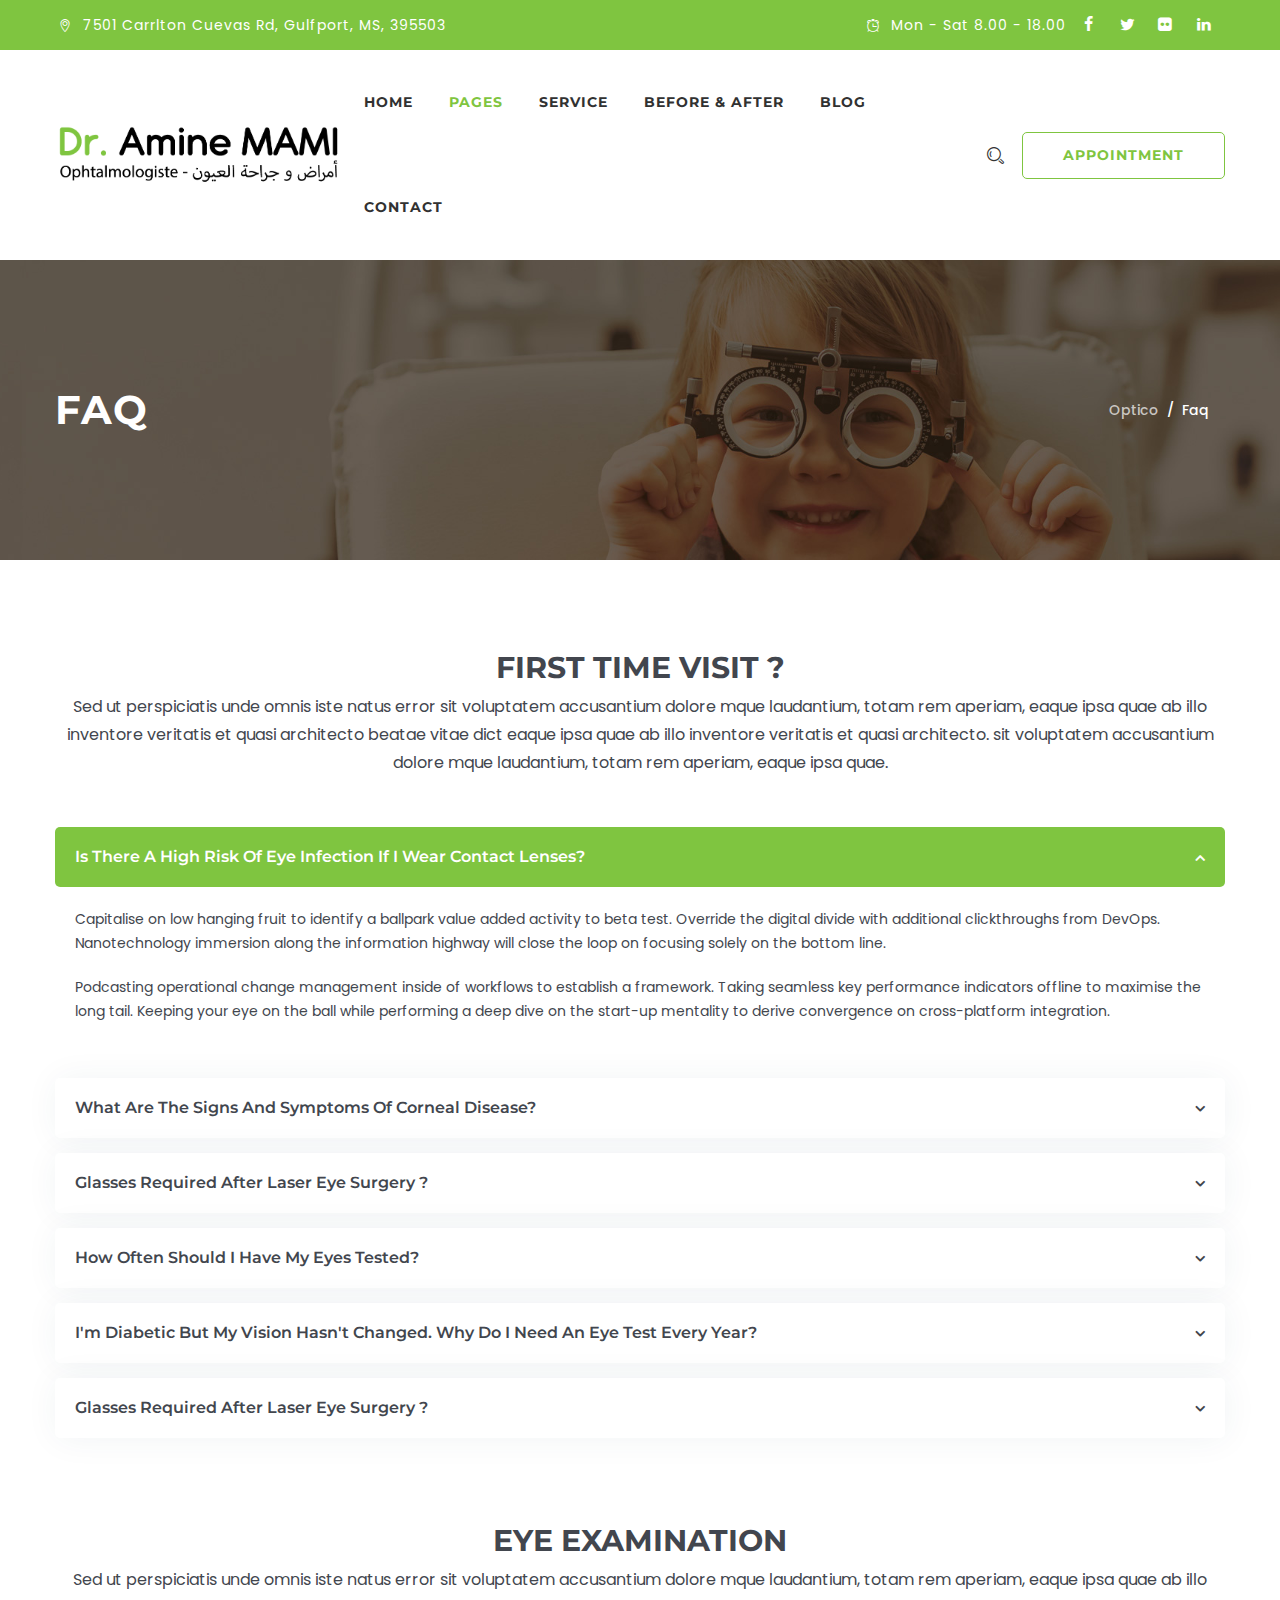
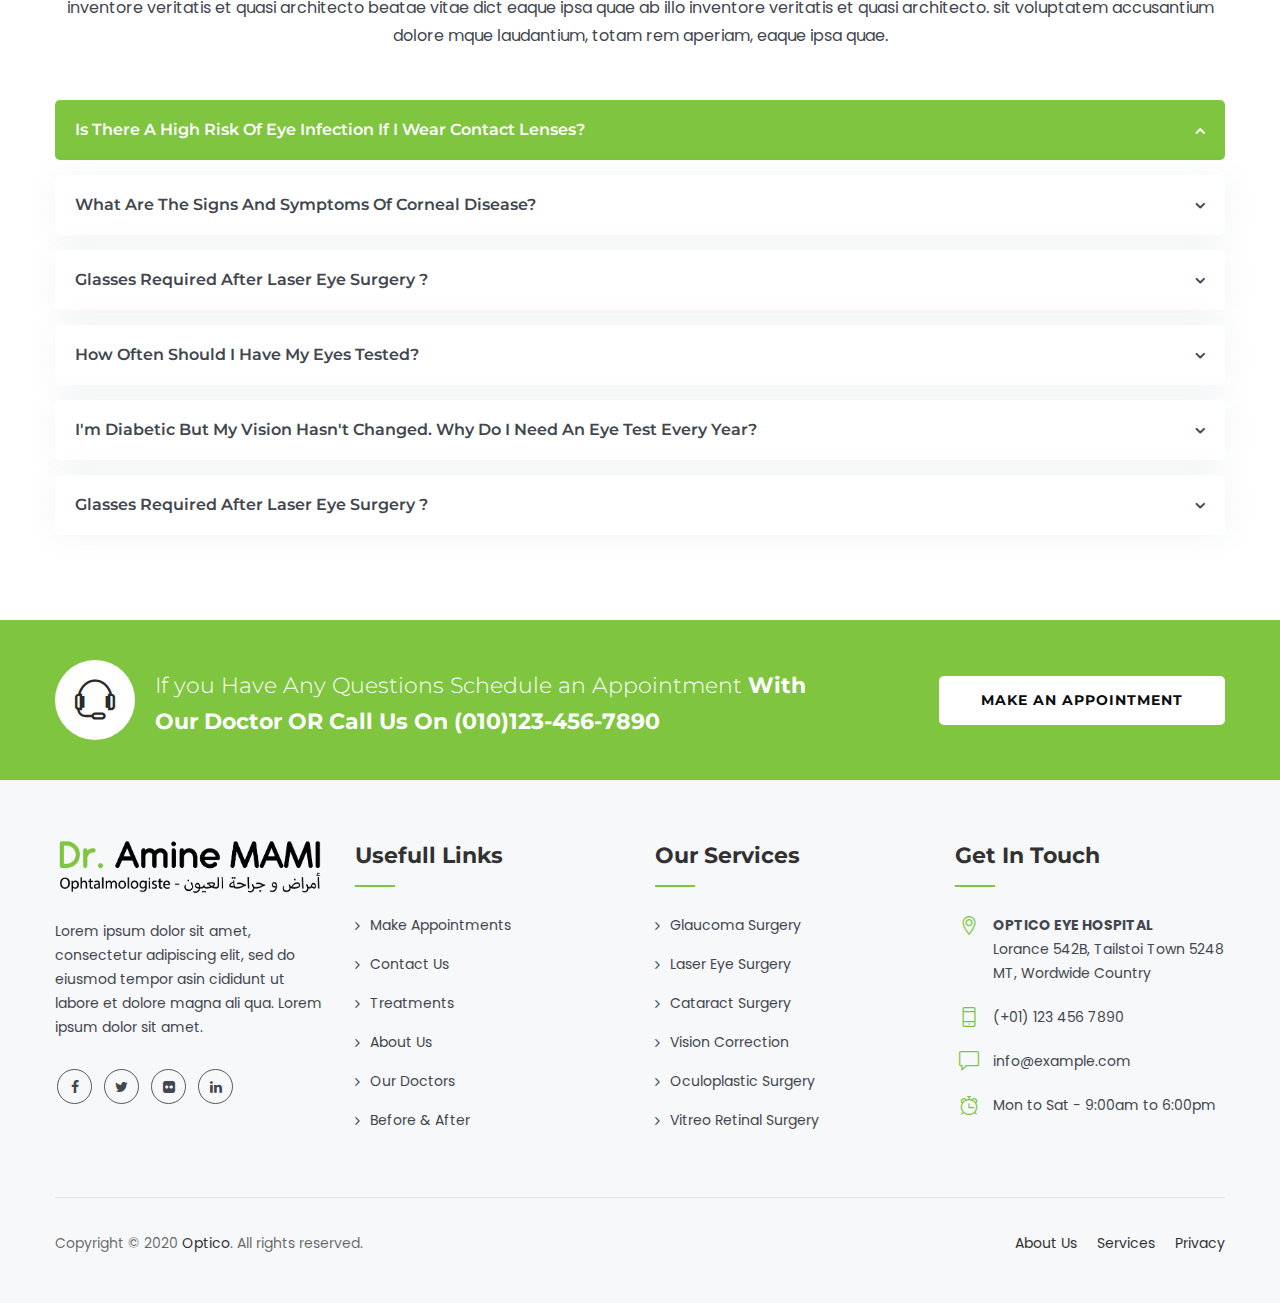
<file: faq.html>
<!doctype html>
<html class="no-js" lang="en">


<!-- Mirrored from optico.designerbyte.com/faq.html by HTTrack Website Copier/3.x [XR&CO'2014], Sun, 20 Sep 2020 13:53:22 GMT -->
<head>
    <meta charset="utf-8">
    <meta http-equiv="x-ua-compatible" content="ie=edge">
    <title>Optico HTML Template</title>
    <meta name="robots" content="noindex, follow" />
    <meta name="description" content="">
    <meta name="viewport" content="width=device-width, initial-scale=1, shrink-to-fit=no">
    <!-- Favicon -->
    <link rel="shortcut icon" type="image/x-icon" href="images/favicon.ico">

    <!-- CSS
        ============================================ -->

    <!-- Bootstrap CSS -->
    <link rel="stylesheet" href="css/bootstrap.min.css">
    <!-- Fontawesome -->
    <link rel="stylesheet" href="css/fontawesome.css">
    <!-- Flaticon -->
    <link rel="stylesheet" href="css/flaticon.css">
    <!-- Optico Icons -->
    <link rel="stylesheet" href="css/optico-icons.css">
    <!-- Themify Icons -->
    <link rel="stylesheet" href="css/themify-icons.css">
    <!-- Slick -->
    <link rel="stylesheet" href="css/slick.css">
    <!-- Slick Theme -->
    <link rel="stylesheet" href="css/slick-theme.css">
    <!-- Pretty Photo -->
    <link rel="stylesheet" href="css/prettyPhoto.css">
    <!-- Twentytwenty -->
    <link rel="stylesheet" href="css/twentytwenty.css">
    <!-- Shortcode CSS -->
    <link rel="stylesheet" href="css/shortcode.css">
    <!-- Base CSS -->
    <link rel="stylesheet" href="css/base.css">
    <!-- Style CSS -->
    <link rel="stylesheet" href="css/style.css">
    <!-- Responsive CSS -->
    <link rel="stylesheet" href="css/responsive.css">
</head>

<body>

    <!-- page wrapper -->
    <div class="page-wrapper">

        <!-- Header Main Area -->
        <header class="site-header header-style-1">
            <div class="pre-header">
                <div class="container">
                    <div class="d-flex justify-content-between  align-items-center">
                        <div class="pre-header-left">
                            <ul class="top-contact">
                                <li><i class="optico-icon-location-pin"></i>7501 Carrlton Cuevas Rd, Gulfport, MS, 395503 </li>
                            </ul>
                        </div>
                        <div class="pre-header-right">
                            <ul class="top-contact d-inline">
                                <li><i class="optico-icon-clock"></i>Mon - Sat 8.00 - 18.00 </li>
                            </ul>
                            <ul class="social-icons d-inline">
                                <li><a target="_blank" href="#" data-tooltip="Facebook"><i class="optico-icon-facebook"></i></a></li>
                                <li><a target="_blank" href="#" data-tooltip="Twitter"><i class="optico-icon-twitter"></i></a></li>
                                <li><a target="_blank" href="#" data-tooltip="Flickr"><i class="optico-icon-flickr"></i></a></li>
                                <li><a target="_blank" href="#" data-tooltip="LinkedIn"><i class="optico-icon-linkedin"></i></a></li>
                            </ul>
                        </div>
                    </div>
                </div>
            </div>
            <div class="site-header-menu">
                <div class="container">
                    <div class="row">
                        <div class="col-md-12">
                            <div class="d-flex align-items-center">
                                <div class="site-branding flex-grow-1">
                                    <a href="index-2.html">
                                        <img class="logo-img" alt="optico" src="images/logo-dark.png">
                                    </a>
                                </div>                               
                                <div class="site-navigation ml-auto">
                                    <nav class="main-menu navbar-expand-xl navbar-light">
                                        <div class="navbar-header">
                                            <!-- Togg le Button -->
                                            <button class="navbar-toggler" type="button" data-toggle="collapse" data-target="#navbarSupportedContent" aria-controls="navbarSupportedContent" aria-expanded="false" aria-label="Toggle navigation">
                                                <span class="fa fa-bars"></span>
                                            </button>
                                        </div>
                                        <div class="collapse navbar-collapse clearfix" id="navbarSupportedContent">
                                            <ul class="navigation clearfix">
                                                <li class="dropdown"><a href="index-2.html">Home</a>
                                                    <ul>
                                                        <li><a href="index-2.html">Home page 01</a></li>
                                                        <li><a href="index-02.html">Home page 02</a></li>
                                                        <li><a href="index-03.html">Home page 03</a></li>
                                                    </ul>
                                                </li>
                                                <li class="dropdown active">
                                                    <a href="#">Pages</a>
                                                    <ul>
                                                        <li><a href="about.html">About</a></li>
                                                        <li><a href="treatments.html">Treatments</a></li>
                                                        <li><a href="our-doctors.html">Our Doctors</a></li>
                                                        <li><a href="doctor-single.html">Doctor Single</a></li>
                                                        <li class="active"><a href="faq.html">Faq</a></li>
                                                    </ul>
                                                </li>
                                                <li class="dropdown">
                                                    <a href="Service.html">Service</a>
                                                    <ul>
                                                        <li><a href="service-2.html">Service 01</a></li>
                                                        <li><a href="service-3.html">Service 02</a></li>
                                                        <li><a href="service-detail.html">Service Detail</a></li>
                                                    </ul>
                                                </li>
                                                <li><a href="before-after.html">Before & After</a></li>
                                                <li class="dropdown">
                                                    <a href="#">Blog</a>
                                                    <ul>
                                                        <li><a href="blog-large-image.html">Blog Large Image</a></li>
                                                        <li><a href="blog-grid.html">Blog  Grid</a></li>
                                                        <li><a href="blog-left-image.html">Blog Left Image</a></li>
                                                        <li><a href="blog-detail.html">Blog Details</a></li>
                                                    </ul>
                                                </li>
                                                <li><a href="contact.html">Contact</a></li>
                                            </ul>
                                        </div>
                                    </nav>
                                </div>
                                <div class="menu-right-box d-flex align-items-center">
                                    <a href="#" class="search-btn"><i class="optico-icon-search-1"></i></a>
                                    <div class="header-button">
                                        <a href="#" class="btn btn-outline">APPOINTMENT</a>
                                    </div>
                                </div>
                            </div>
                        </div>
                    </div>
                </div>
            </div>
        </header>
        <!-- Header Main Area End Here -->

        <!-- page content -->
        <div class="page-content">

            <!-- Inner Banner -->
            <section class="inner-banner">
                <div class="titlebar-main">
                    <div class="container">
                        <div class="row align-items-center">
                            <div class="col-lg-6 col-md-12">
                                <h1 class="inner-page-title">FAQ</h1>
                            </div>
                            <div class="col-lg-6 col-md-12 text-lg-right">
                                <nav aria-label="breadcrumb" class="breadcrumb-section d-flex justify-content-center  justify-content-lg-end">
                                    <ol class="breadcrumb">
                                        <li class="breadcrumb-item"><a href="index-2.html">Optico</a></li>
                                        <li class="breadcrumb-item active" aria-current="page">Faq</li>
                                    </ol>
                                </nav>
                            </div>
                        </div>
                    </div>
                </div>
            </section>
            <!-- Banner end -->

            <!-- Faq -->
            <!-- First Time Visit in optico -->
            <section class="section-md pt-md-70 pb-md-50 pt-sm-50 pb-sm-30 pt-xs-40 pb-xs-20 bg-white">
                <div class="container">
                    <div class="row">
                        <div class="col-md-12">
                            <div class="section-title text-center">
                                <h3>FIRST TIME VISIT ?</h3>
                                <p>Sed ut perspiciatis unde omnis iste natus error sit voluptatem accusantium dolore mque laudantium, totam rem aperiam, eaque ipsa quae ab illo inventore veritatis et quasi architecto beatae vitae dict eaque ipsa quae ab illo inventore veritatis et quasi architecto. sit voluptatem accusantium dolore mque laudantium, totam rem aperiam, eaque ipsa quae.</p>
                            </div>
                        </div>
                    </div>
                    <div class="row">
                        <div class="col-md-12">
                            <div class="accordion accordion-02">
                                <div id="accordion">
                                    <!-- Faq 01 -->
                                    <div class="card">
                                        <div class="card-header" id="headingOne">
                                            <h5 class="header-title mb-0">
                                                <a class="btn btn-link" href="#" data-toggle="collapse" data-target="#collapseOne" aria-expanded="true" aria-controls="collapseOne">
                                                    Is There A High Risk Of Eye Infection If I Wear Contact Lenses?
                                                </a>
                                            </h5>
                                        </div>
                                        <div id="collapseOne" class="collapse show" aria-labelledby="headingOne" data-parent="#accordion">
                                            <div class="card-body">
                                                <p>Capitalise on low hanging fruit to identify a ballpark value added activity to beta test. Override the digital divide with additional clickthroughs from DevOps. Nanotechnology immersion along the information highway will close the loop on focusing solely on the bottom line.</p>
                                                <p>Podcasting operational change management inside of workflows to establish a framework. Taking seamless key performance indicators offline to maximise the long tail. Keeping your eye on the ball while performing a deep dive on the start-up mentality to derive convergence on cross-platform integration.</p>
                                            </div>
                                        </div>
                                    </div>
                                    <!-- Faq 02 -->
                                    <div class="card">
                                        <div class="card-header" id="headingTwo">
                                            <h5 class="header-title mb-0">
                                                <a class="btn btn-link collapsed" href="#" data-toggle="collapse" data-target="#collapseTwo" aria-expanded="false" aria-controls="collapseTwo">
                                                    What Are The Signs And Symptoms Of Corneal Disease?
                                                </a>
                                            </h5>
                                        </div>
                                        <div id="collapseTwo" class="collapse" aria-labelledby="headingTwo" data-parent="#accordion">
                                            <div class="card-body">
                                                <p>Capitalise on low hanging fruit to identify a ballpark value added activity to beta test. Override the digital divide with additional clickthroughs from DevOps. Nanotechnology immersion along the information highway will close the loop on focusing solely on the bottom line.</p>
                                                <p>Podcasting operational change management inside of workflows to establish a framework. Taking seamless key performance indicators offline to maximise the long tail. Keeping your eye on the ball while performing a deep dive on the start-up mentality to derive convergence on cross-platform integration.</p>
                                            </div>
                                        </div>
                                    </div>
                                    <!-- Faq 03 -->
                                    <div class="card">
                                        <div class="card-header" id="headingThree">
                                            <h5 class="header-title mb-0">
                                                <a class="btn btn-link collapsed" href="#" data-toggle="collapse" data-target="#collapseThree" aria-expanded="false" aria-controls="collapseThree">
                                                    Glasses Required After Laser Eye Surgery ?
                                                </a>
                                            </h5>
                                        </div>
                                        <div id="collapseThree" class="collapse" aria-labelledby="headingThree" data-parent="#accordion">
                                            <div class="card-body">
                                                <p>Capitalise on low hanging fruit to identify a ballpark value added activity to beta test. Override the digital divide with additional clickthroughs from DevOps. Nanotechnology immersion along the information highway will close the loop on focusing solely on the bottom line.</p>
                                                <p>Podcasting operational change management inside of workflows to establish a framework. Taking seamless key performance indicators offline to maximise the long tail. Keeping your eye on the ball while performing a deep dive on the start-up mentality to derive convergence on cross-platform integration.</p>
                                            </div>
                                        </div>
                                    </div>
                                    <!-- Faq 04 -->
                                    <div class="card">
                                        <div class="card-header" id="headingFour">
                                            <h5 class="header-title mb-0">
                                                <a class="btn btn-link collapsed" href="#" data-toggle="collapse" data-target="#collapseFour" aria-expanded="false" aria-controls="collapseFour">
                                                    How Often Should I Have My Eyes Tested?
                                                </a>
                                            </h5>
                                        </div>
                                        <div id="collapseFour" class="collapse" aria-labelledby="headingFour" data-parent="#accordion">
                                            <div class="card-body">
                                                <p>Capitalise on low hanging fruit to identify a ballpark value added activity to beta test. Override the digital divide with additional clickthroughs from DevOps. Nanotechnology immersion along the information highway will close the loop on focusing solely on the bottom line.</p>
                                                <p>Podcasting operational change management inside of workflows to establish a framework. Taking seamless key performance indicators offline to maximise the long tail. Keeping your eye on the ball while performing a deep dive on the start-up mentality to derive convergence on cross-platform integration.</p>
                                            </div>
                                        </div>
                                    </div>
                                    <!-- Faq 05 -->
                                    <div class="card">
                                        <div class="card-header" id="headingfive">
                                            <h5 class="header-title mb-0">
                                                <a class="btn btn-link collapsed" href="#" data-toggle="collapse" data-target="#collapsefive" aria-expanded="false" aria-controls="collapsefive">
                                                    I'm Diabetic But My Vision Hasn't Changed. Why Do I Need An Eye Test Every Year?
                                                </a>
                                            </h5>
                                        </div>
                                        <div id="collapsefive" class="collapse" aria-labelledby="headingfive" data-parent="#accordion">
                                            <div class="card-body">
                                                <p>Capitalise on low hanging fruit to identify a ballpark value added activity to beta test. Override the digital divide with additional clickthroughs from DevOps. Nanotechnology immersion along the information highway will close the loop on focusing solely on the bottom line.</p>
                                                <p>Podcasting operational change management inside of workflows to establish a framework. Taking seamless key performance indicators offline to maximise the long tail. Keeping your eye on the ball while performing a deep dive on the start-up mentality to derive convergence on cross-platform integration.</p>
                                            </div>
                                        </div>
                                    </div>
                                    <!-- Faq 06 -->
                                    <div class="card">
                                        <div class="card-header" id="headingsix">
                                            <h5 class="header-title mb-0">
                                                <a class="btn btn-link collapsed" href="#" data-toggle="collapse" data-target="#collapsesix" aria-expanded="false" aria-controls="collapsesix">
                                                    Glasses Required After Laser Eye Surgery ?
                                                </a>
                                            </h5>
                                        </div>
                                        <div id="collapsesix" class="collapse" aria-labelledby="headingsix" data-parent="#accordion">
                                            <div class="card-body">
                                                <p>Capitalise on low hanging fruit to identify a ballpark value added activity to beta test. Override the digital divide with additional clickthroughs from DevOps. Nanotechnology immersion along the information highway will close the loop on focusing solely on the bottom line.</p>
                                                <p>Podcasting operational change management inside of workflows to establish a framework. Taking seamless key performance indicators offline to maximise the long tail. Keeping your eye on the ball while performing a deep dive on the start-up mentality to derive convergence on cross-platform integration.</p>
                                            </div>
                                        </div>
                                    </div>
                                </div>
                            </div>
                        </div>
                    </div>
                </div>
            </section>
            <!-- First Time Visit in optico End -->

            <!-- Eye Examination Visit in optico -->
            <section class="section-smb pb-md-50 pb-sm-30 pb-xs-20  bg-white">
                <div class="container">
                    <div class="row">
                        <div class="col-md-12 ">
                            <div class="section-title text-center">
                                <h3>EYE EXAMINATION</h3>
                                <p>Sed ut perspiciatis unde omnis iste natus error sit voluptatem accusantium dolore mque laudantium, totam rem aperiam, eaque ipsa quae ab illo inventore veritatis et quasi architecto beatae vitae dict eaque ipsa quae ab illo inventore veritatis et quasi architecto. sit voluptatem accusantium dolore mque laudantium, totam rem aperiam, eaque ipsa quae.</p>
                            </div>
                        </div>
                    </div>
                    <div class="row">
                        <div class="col-md-12">
                            <div class="accordion accordion-02">
                                <div id="accordion-01">
                                    <!-- Faq 01 -->
                                    <div class="card">
                                        <div class="card-header" id="headingSeven">
                                            <h5 class="header-title mb-0">
                                                <a class="btn btn-link" href="#" data-toggle="collapse" data-target="#collapseSeven" aria-expanded="true" aria-controls="collapseSeven">
                                                    Is There A High Risk Of Eye Infection If I Wear Contact Lenses?
                                                </a>
                                            </h5>
                                        </div>
                                        <div id="collapseSeven" class="collapse" aria-labelledby="headingSeven" data-parent="#accordion">
                                            <div class="card-body">
                                                <p>Capitalise on low hanging fruit to identify a ballpark value added activity to beta test. Override the digital divide with additional clickthroughs from DevOps. Nanotechnology immersion along the information highway will close the loop on focusing solely on the bottom line.</p>
                                                <p>Podcasting operational change management inside of workflows to establish a framework. Taking seamless key performance indicators offline to maximise the long tail. Keeping your eye on the ball while performing a deep dive on the start-up mentality to derive convergence on cross-platform integration.</p>
                                            </div>
                                        </div>
                                    </div>
                                    <!-- Faq 02 -->
                                    <div class="card">
                                        <div class="card-header" id="headingEight">
                                            <h5 class="header-title mb-0">
                                                <a class="btn btn-link collapsed" href="#" data-toggle="collapse" data-target="#collapseEight" aria-expanded="false" aria-controls="collapseEight">
                                                    What Are The Signs And Symptoms Of Corneal Disease?
                                                </a>
                                            </h5>
                                        </div>
                                        <div id="collapseEight" class="collapse" aria-labelledby="headingEight" data-parent="#accordion">
                                            <div class="card-body">
                                                <p>Capitalise on low hanging fruit to identify a ballpark value added activity to beta test. Override the digital divide with additional clickthroughs from DevOps. Nanotechnology immersion along the information highway will close the loop on focusing solely on the bottom line.</p>
                                                <p>Podcasting operational change management inside of workflows to establish a framework. Taking seamless key performance indicators offline to maximise the long tail. Keeping your eye on the ball while performing a deep dive on the start-up mentality to derive convergence on cross-platform integration.</p>
                                            </div>
                                        </div>
                                    </div>
                                    <!-- Faq 03 -->
                                    <div class="card">
                                        <div class="card-header" id="headingNine">
                                            <h5 class="header-title mb-0">
                                                <a class="btn btn-link collapsed" href="#" data-toggle="collapse" data-target="#collapseNine" aria-expanded="false" aria-controls="collapseNine">
                                                    Glasses Required After Laser Eye Surgery ?
                                                </a>
                                            </h5>
                                        </div>
                                        <div id="collapseNine" class="collapse" aria-labelledby="headingNine" data-parent="#accordion">
                                            <div class="card-body">
                                                <p>Capitalise on low hanging fruit to identify a ballpark value added activity to beta test. Override the digital divide with additional clickthroughs from DevOps. Nanotechnology immersion along the information highway will close the loop on focusing solely on the bottom line.</p>
                                                <p>Podcasting operational change management inside of workflows to establish a framework. Taking seamless key performance indicators offline to maximise the long tail. Keeping your eye on the ball while performing a deep dive on the start-up mentality to derive convergence on cross-platform integration.</p>
                                            </div>
                                        </div>
                                    </div>
                                    <!-- Faq 04 -->
                                    <div class="card">
                                        <div class="card-header" id="headingTen">
                                            <h5 class="header-title mb-0">
                                                <a class="btn btn-link collapsed" href="#" data-toggle="collapse" data-target="#collapseTen" aria-expanded="false" aria-controls="collapseTen">
                                                    How Often Should I Have My Eyes Tested?
                                                </a>
                                            </h5>
                                        </div>
                                        <div id="collapseTen" class="collapse" aria-labelledby="headingTen" data-parent="#accordion">
                                            <div class="card-body">
                                                <p>Capitalise on low hanging fruit to identify a ballpark value added activity to beta test. Override the digital divide with additional clickthroughs from DevOps. Nanotechnology immersion along the information highway will close the loop on focusing solely on the bottom line.</p>
                                                <p>Podcasting operational change management inside of workflows to establish a framework. Taking seamless key performance indicators offline to maximise the long tail. Keeping your eye on the ball while performing a deep dive on the start-up mentality to derive convergence on cross-platform integration.</p>
                                            </div>
                                        </div>
                                    </div>
                                    <!-- Faq 05 -->
                                    <div class="card">
                                        <div class="card-header" id="headingEleven">
                                            <h5 class="header-title mb-0">
                                                <a class="btn btn-link collapsed" href="#" data-toggle="collapse" data-target="#collapseEleven" aria-expanded="false" aria-controls="collapseEleven">
                                                    I'm Diabetic But My Vision Hasn't Changed. Why Do I Need An Eye Test Every Year?
                                                </a>
                                            </h5>
                                        </div>
                                        <div id="collapseEleven" class="collapse" aria-labelledby="headingEleven" data-parent="#accordion">
                                            <div class="card-body">
                                                <p>Capitalise on low hanging fruit to identify a ballpark value added activity to beta test. Override the digital divide with additional clickthroughs from DevOps. Nanotechnology immersion along the information highway will close the loop on focusing solely on the bottom line.</p>
                                                <p>Podcasting operational change management inside of workflows to establish a framework. Taking seamless key performance indicators offline to maximise the long tail. Keeping your eye on the ball while performing a deep dive on the start-up mentality to derive convergence on cross-platform integration.</p>
                                            </div>
                                        </div>
                                    </div>
                                    <!-- Faq 06 -->
                                    <div class="card">
                                        <div class="card-header" id="headingTwelve">
                                            <h5 class="header-title mb-0">
                                                <a class="btn btn-link collapsed" href="#" data-toggle="collapse" data-target="#collapseTwelve" aria-expanded="false" aria-controls="collapseTwelve">
                                                    Glasses Required After Laser Eye Surgery ?
                                                </a>
                                            </h5>
                                        </div>
                                        <div id="collapseTwelve" class="collapse" aria-labelledby="headingTwelve" data-parent="#accordion">
                                            <div class="card-body">
                                                <p>Capitalise on low hanging fruit to identify a ballpark value added activity to beta test. Override the digital divide with additional clickthroughs from DevOps. Nanotechnology immersion along the information highway will close the loop on focusing solely on the bottom line.</p>
                                                <p>Podcasting operational change management inside of workflows to establish a framework. Taking seamless key performance indicators offline to maximise the long tail. Keeping your eye on the ball while performing a deep dive on the start-up mentality to derive convergence on cross-platform integration.</p>
                                            </div>
                                        </div>
                                    </div>
                                </div>
                            </div>
                        </div>
                    </div>
                </div>
            </section>
            <!-- Eye Examination Visit in optico end -->
            <!-- Faq End -->
        </div>
        <!-- page content End -->

        <!-- footer -->
        <footer class="footer site-footer">
            <div class="footer-top skin-bg-color">
                <div class="container">
                    <div class="row d-flex white-color align-items-center">
                        <div class="col-lg-8">
                            <div class="iconbox iconbox-style-6">
                                <div class="iconbox-inner d-flex">
                                    <div class="iconbox-icon">
                                        <i class="themifyicon ti-headphone-alt"></i>
                                    </div>
                                    <div class="iconbox-contents">
                                        <div class="iconbox-title">
                                            <h2>If you Have Any Questions Schedule an Appointment <strong>With Our Doctor OR Call Us On (010)123-456-7890</strong>
                                            </h2>
                                        </div>
                                    </div>
                                </div>
                            </div>
                        </div>
                        <div class="col-lg-4 mt-md-30 text-lg-right">
                            <a href="#" class="btn btn-dark">Make an Appointment</a>
                        </div>
                    </div>
                </div>
            </div>
            <div class="container">
                <div class="row">
                    <div class="col-xs-12 col-sm-6 col-md-6 col-lg-3">
                        <div class="footerlogo mb-4">
                            <img class="" src="images/logo-dark.png" alt="">
                        </div>
                        <p class="mb-0">Lorem ipsum dolor sit amet, consectetur adipiscing elit, sed do eiusmod tempor asin cididunt ut labore et dolore magna ali qua. Lorem ipsum dolor sit amet.</p>
                        <div class="social-links-wrapper">
                            <ul class="social-icons">
                                <li><a href="#" class="tooltip-top" data-toggle="tooltip" data-placement="top" data-tooltip="Facebook"><i class="fa fa-facebook"></i></a></li>
                                <li><a href="#" class="tooltip-top" data-toggle="tooltip" data-placement="top" data-tooltip="Twitter"><i class="fa fa-twitter"></i></a></li>
                                <li><a href="#" class="tooltip-top" data-toggle="tooltip" data-placement="top" data-tooltip="Flickr"><i class="fa fa-flickr"></i></a></li>
                                <li><a href="#" class="tooltip-top" data-toggle="tooltip" data-placement="top" data-tooltip="LinkedIn"><i class="fa fa-linkedin"></i></a></li>
                            </ul>
                        </div>
                    </div>
                    <div class="col-xs-12 col-sm-6 col-md-6 col-lg-3 mt-sm-30">
                        <h6 class="footer-widget-title">Usefull Links</h6>
                        <ul class="list-unstyled footer-link-list">
                            <li><a href="#">Make Appointments</a></li>
                            <li><a href="#">Contact Us</a></li>
                            <li><a href="#">Treatments</a></li>
                            <li><a href="#">About Us</a></li>
                            <li><a href="#">Our Doctors</a></li>
                            <li><a href="#">Before & After</a></li>
                        </ul>
                    </div>
                    <div class="col-xs-12 col-sm-6 col-md-6 col-lg-3 mt-md-30">
                        <h6 class="footer-widget-title">Our Services</h6>
                        <ul class="list-unstyled footer-link-list">
                            <li><a href="#">Glaucoma Surgery</a></li>
                            <li><a href="#">Laser Eye Surgery</a></li>
                            <li><a href="#">Cataract Surgery</a></li>
                            <li><a href="#">Vision Correction</a></li>
                            <li><a href="#">Oculoplastic Surgery</a></li>
                            <li><a href="#">Vitreo Retinal Surgery</a></li>
                        </ul>
                    </div>
                    <div class="col-xs-12 col-sm-6 col-md-6 col-lg-3 address-box mt-md-30">
                        <h6 class="footer-widget-title">Get In Touch</h6>
                        <div class="d-flex">
                            <i class="optico-icon-location-pin"></i>
                            <p><strong>OPTICO EYE HOSPITAL</strong>
                                <br/>Lorance 542B, Tailstoi Town 5248 MT, Wordwide Country</p>
                        </div>
                        <div class="d-flex">
                            <i class="optico-icon-mobile"></i>
                            <p>(+01) 123 456 7890</p>
                        </div>
                        <div class="d-flex">
                            <i class="optico-icon-comment-1"></i>
                            <p>info@example.com</p>
                        </div>
                        <div class="d-flex">
                            <i class="optico-icon-clock"></i>
                            <p>Mon to Sat - 9:00am to 6:00pm</p>
                        </div>
                    </div>
                </div>
                <div class="bottom-footer">
                    <div class="row">
                        <div class="col-sm-6">
                            Copyright © 2020 <a href="index-2.html">Optico</a>. All rights reserved.
                        </div>
                        <div class="col-sm-6 text-lg-right text-md-right text-sm-left">
                            <ul class="list-inline">
                                <li class="list-inline-item"><a href="#">About Us</a></li>
                                <li class="list-inline-item"><a href="#">Services</a></li>
                                <li class="list-inline-item"><a href="#">Privacy</a></li>
                            </ul>
                        </div>
                    </div>
                </div>
            </div>
        </footer>
        <!-- footer End -->
    </div>
    <!-- page wrapper End -->

    <!-- Search Box Start Here -->
    <div class="ts-search-overlay">
        <div class="ts-icon-close"></div>
        <div class="ts-search-outer">
            <div class="ts-search-logo"><img alt="optico" src="images/logo-white.png" /></div>
            <form class="ts-site-searchform">
                <input type="search" class="form-control field searchform-s" name="s" placeholder="Type Word Then Press Enter">
                <button type="submit"><span class="optico-icon-search"></span></button>
            </form>
        </div>
    </div>
    <!-- Search Box End Here -->

    <!-- JS
        ============================================ -->

    <!-- jQuery JS -->
    <script src="js/jquery.min.js"></script>
    <!-- Popper JS -->
    <script src="js/popper.min.js"></script>
    <!-- Bootstrap JS -->
    <script src="js/bootstrap.min.js"></script>
    <!-- jquery Waypoints JS -->
    <script src="js/jquery-waypoints.js"></script>
    <!-- jquery Appear JS -->
    <script src="js/jquery.appear.js"></script>
    <!-- Numinate JS -->
    <script src="js/numinate.min.js"></script>
    <!-- Slick.min JS -->
    <script src="js/slick.min.js"></script>
    <!-- Slick.min JS -->
    <script src="js/jquery.prettyPhoto.js"></script>
    <!-- Circle Progress JS -->
    <script src="js/circle-progress.js"></script>
    <!-- Event Move JS -->
    <script src="js/jquery.event.move.js"></script>
    <!-- Twentytwenty JS -->
    <script src="js/jquery.twentytwenty.js"></script>
    <!-- Scripts JS -->
    <script src="js/scripts.js"></script>
</body>


<!-- Mirrored from optico.designerbyte.com/faq.html by HTTrack Website Copier/3.x [XR&CO'2014], Sun, 20 Sep 2020 13:53:22 GMT -->
</html>
</file>
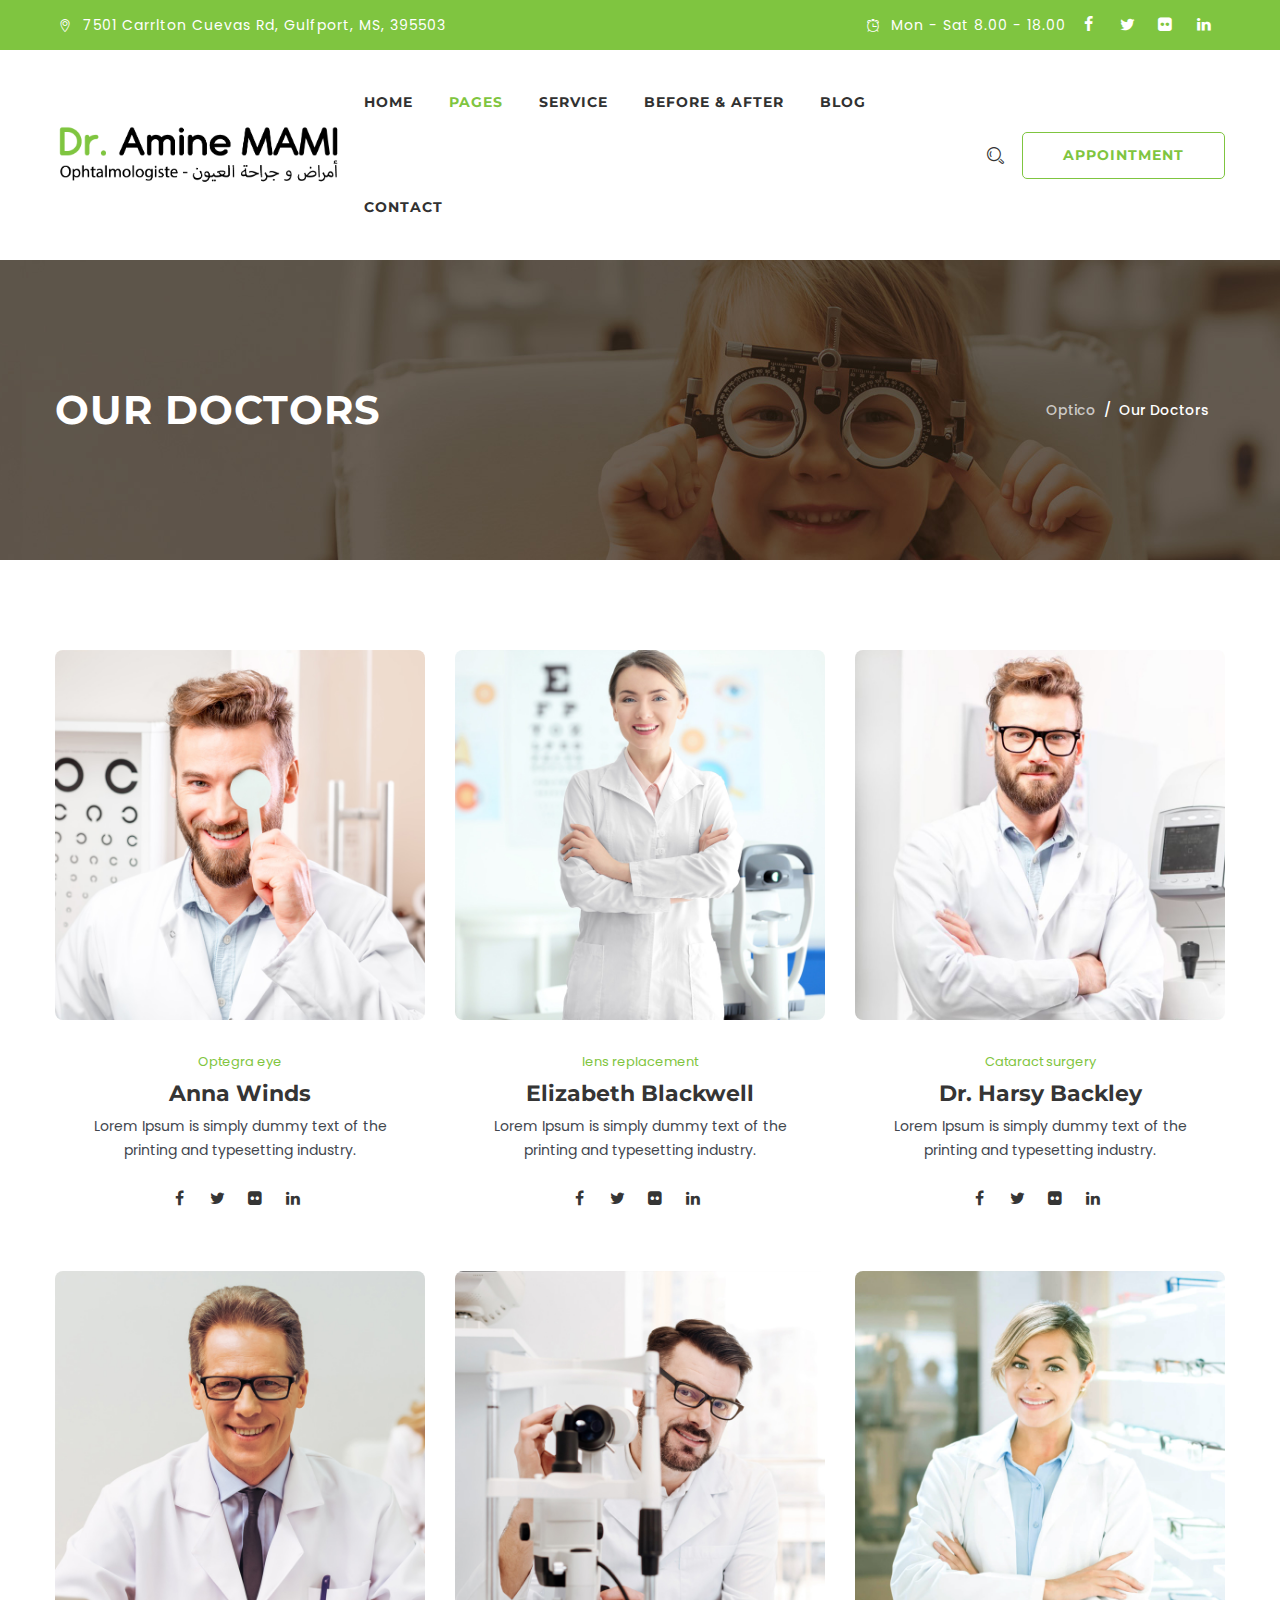
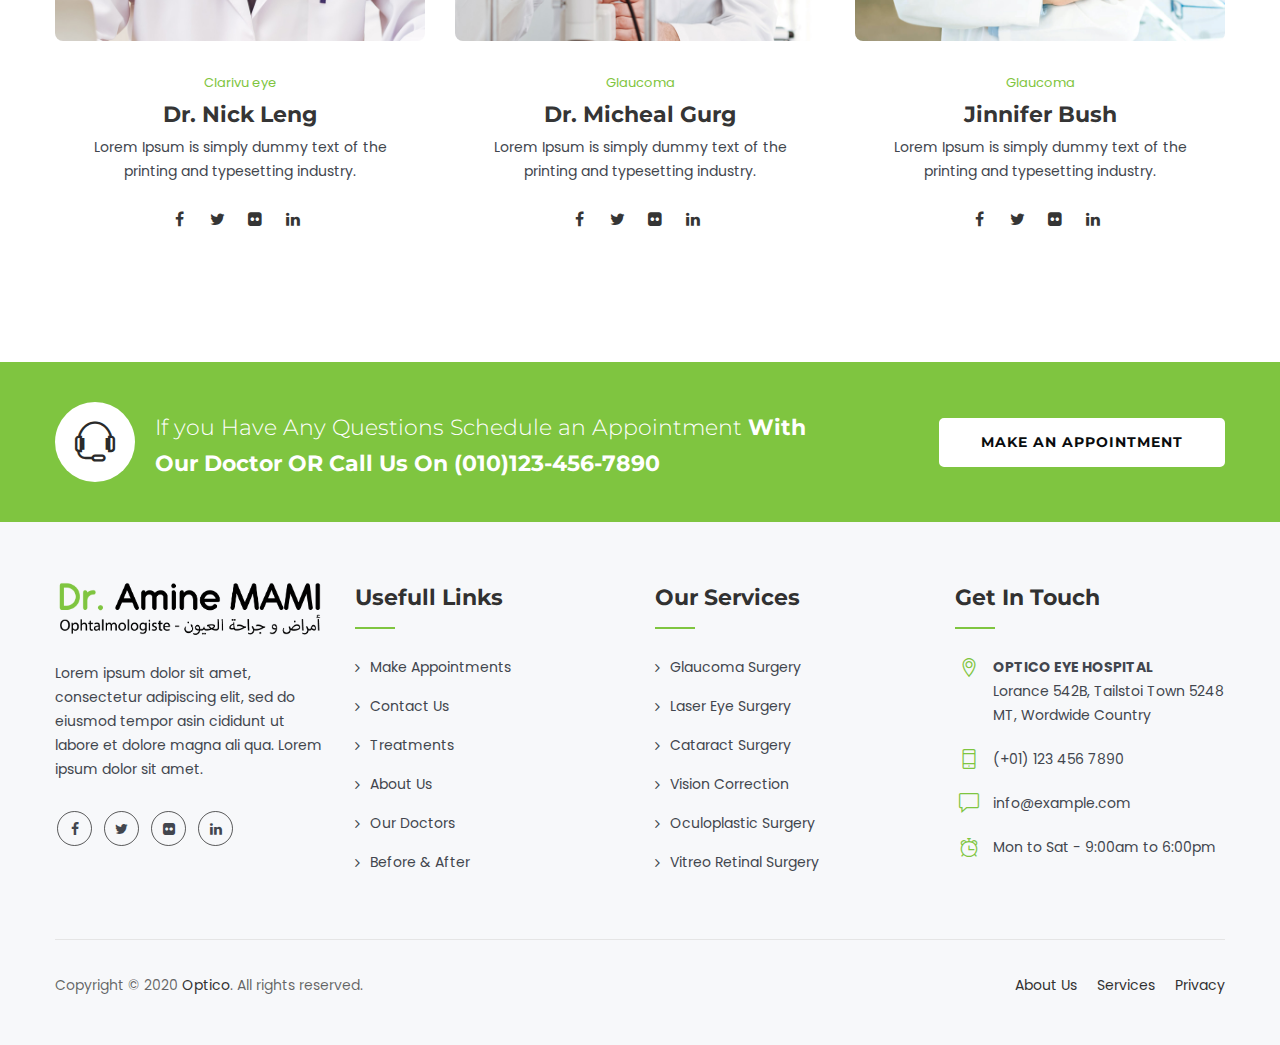
<file: our-doctors.html>
<!doctype html>
<html class="no-js" lang="en">


<!-- Mirrored from optico.designerbyte.com/our-doctors.html by HTTrack Website Copier/3.x [XR&CO'2014], Sun, 20 Sep 2020 13:53:03 GMT -->
<head>
    <meta charset="utf-8">
    <meta http-equiv="x-ua-compatible" content="ie=edge">
    <title>Optico HTML Template</title>
    <meta name="robots" content="noindex, follow" />
    <meta name="description" content="">
    <meta name="viewport" content="width=device-width, initial-scale=1, shrink-to-fit=no">
    <!-- Favicon -->
    <link rel="shortcut icon" type="image/x-icon" href="images/favicon.ico">

    <!-- CSS
        ============================================ -->

    <!-- Bootstrap CSS -->
    <link rel="stylesheet" href="css/bootstrap.min.css">
    <!-- Fontawesome -->
    <link rel="stylesheet" href="css/fontawesome.css">
    <!-- Flaticon -->
    <link rel="stylesheet" href="css/flaticon.css">
    <!-- optico Icons -->
    <link rel="stylesheet" href="css/optico-icons.css">
    <!-- Themify Icons -->
    <link rel="stylesheet" href="css/themify-icons.css">
    <!-- Slick -->
    <link rel="stylesheet" href="css/slick.css">
    <!-- Slick Theme -->
    <link rel="stylesheet" href="css/slick-theme.css">
    <!-- Pretty Photo -->
    <link rel="stylesheet" href="css/prettyPhoto.css">
    <!-- Twentytwenty -->
    <link rel="stylesheet" href="css/twentytwenty.css">
    <!-- Shortcode CSS -->
    <link rel="stylesheet" href="css/shortcode.css">
    <!-- Base CSS -->
    <link rel="stylesheet" href="css/base.css">
    <!-- Style CSS -->
    <link rel="stylesheet" href="css/style.css">
    <!-- Responsive CSS -->
    <link rel="stylesheet" href="css/responsive.css">
</head>

<body>

    <!-- page wrapper -->
    <div class="page-wrapper">

        <!-- Header Main Area -->
        <header class="site-header header-style-1">
            <div class="pre-header">
                <div class="container">
                    <div class="d-flex justify-content-between  align-items-center">
                        <div class="pre-header-left">
                            <ul class="top-contact">
                                <li><i class="optico-icon-location-pin"></i>7501 Carrlton Cuevas Rd, Gulfport, MS, 395503 </li>
                            </ul>
                        </div>
                        <div class="pre-header-right">
                            <ul class="top-contact d-inline">
                                <li><i class="optico-icon-clock"></i>Mon - Sat 8.00 - 18.00 </li>
                            </ul>
                            <ul class="social-icons d-inline">
                                <li><a target="_blank" href="#" data-tooltip="Facebook"><i class="optico-icon-facebook"></i></a></li>
                                <li><a target="_blank" href="#" data-tooltip="Twitter"><i class="optico-icon-twitter"></i></a></li>
                                <li><a target="_blank" href="#" data-tooltip="Flickr"><i class="optico-icon-flickr"></i></a></li>
                                <li><a target="_blank" href="#" data-tooltip="LinkedIn"><i class="optico-icon-linkedin"></i></a></li>
                            </ul>
                        </div>
                    </div>
                </div>
            </div>
            <div class="site-header-menu">
                <div class="container">
                    <div class="row">
                        <div class="col-md-12">
                            <div class="d-flex align-items-center">
                                <div class="site-branding flex-grow-1">
                                    <a href="index-2.html">
                                        <img class="logo-img" alt="optico" src="images/logo-dark.png">
                                    </a>
                                </div>                                
                                <div class="site-navigation ml-auto">
                                    <nav class="main-menu navbar-expand-xl navbar-light">
                                        <div class="navbar-header">
                                            <!-- Togg le Button -->
                                            <button class="navbar-toggler" type="button" data-toggle="collapse" data-target="#navbarSupportedContent" aria-controls="navbarSupportedContent" aria-expanded="false" aria-label="Toggle navigation">
                                                <span class="fa fa-bars"></span>
                                            </button>
                                        </div>
                                        <div class="collapse navbar-collapse clearfix" id="navbarSupportedContent">
                                            <ul class="navigation clearfix">
                                                <li class="dropdown"><a href="index-2.html">Home</a>
                                                    <ul>
                                                        <li><a href="index-2.html">Home page 01</a></li>
                                                        <li><a href="index-02.html">Home page 02</a></li>
                                                        <li><a href="index-03.html">Home page 03</a></li>
                                                    </ul>
                                                </li>
                                                <li class="dropdown active">
                                                    <a href="#">Pages</a>
                                                    <ul>
                                                        <li><a href="about.html">About</a></li>
                                                        <li><a href="treatments.html">Treatments</a></li>
                                                        <li class="active"><a href="our-doctors.html">Our Doctors</a></li>
                                                        <li><a href="doctor-single.html">Doctor Single</a></li>
                                                        <li><a href="faq.html">Faq</a></li>
                                                    </ul>
                                                </li>
                                                <li class="dropdown">
                                                    <a href="Service.html">Service</a>
                                                    <ul>
                                                        <li><a href="service-2.html">Service 01</a></li>
                                                        <li><a href="service-3.html">Service 02</a></li>
                                                        <li><a href="service-detail.html">Service Detail</a></li>
                                                    </ul>
                                                </li>
                                                <li><a href="before-after.html">Before & After</a></li>
                                                <li class="dropdown">
                                                    <a href="#">Blog</a>
                                                    <ul>
                                                        <li><a href="blog-large-image.html">Blog Large Image</a></li>
                                                        <li><a href="blog-grid.html">Blog  Grid</a></li>
                                                        <li><a href="blog-left-image.html">Blog Left Image</a></li>
                                                        <li><a href="blog-detail.html">Blog Details</a></li>
                                                    </ul>
                                                </li>
                                                <li><a href="contact.html">Contact</a></li>
                                            </ul>
                                        </div>
                                    </nav>
                                </div>
                                <div class="menu-right-box d-flex align-items-center">
                                    <a href="#" class="search-btn"><i class="optico-icon-search-1"></i></a>
                                    <div class="header-button">
                                        <a href="#" class="btn btn-outline">APPOINTMENT</a>
                                    </div>
                                </div>
                            </div>
                        </div>
                    </div>
                </div>
            </div>
        </header>
        <!-- Header Main Area End Here -->

        <!-- page content -->
        <div class="page-content">

            <!-- Inner Banner -->
            <section class="inner-banner">
                <div class="titlebar-main">
                    <div class="container">
                        <div class="row align-items-center">
                            <div class="col-lg-6 col-md-12">
                                <h1 class="inner-page-title">OUR DOCTORS</h1>
                            </div>
                            <div class="col-lg-6 col-md-12 text-lg-right">
                                <nav aria-label="breadcrumb" class="breadcrumb-section d-flex justify-content-center  justify-content-lg-end">
                                    <ol class="breadcrumb">
                                        <li class="breadcrumb-item"><a href="index-2.html">Optico</a></li>
                                        <li class="breadcrumb-item active" aria-current="page">Our Doctors</li>
                                    </ol>
                                </nav>
                            </div>
                        </div>
                    </div>
                </div>
            </section>
            <!-- banner end -->

            <!-- Team -->
            <section class="section-md pt-md-70 pb-md-40 pt-sm-50 pb-sm-20 pt-xs-40 pb-xs-10 bg-white">
                <div class="container">
                    <div class="row">
                        <!-- Team 01 -->
                        <div class="col-md-4 mb-4">
                            <div class="teambox teambox-style-2">
                                <div class="teambox-thumbnail">
                                    <img src="images/team/01.jpg" class="img-fluid animation" alt="">
                                </div>
                                <div class="teambox-content">
                                    <div class="team-position skincolor">Optegra eye</div>
                                    <div class="team-title">
                                        <h4><a href="doctor-single.html">Anna Winds</a></h4>
                                    </div>
                                    <div class="blog-desc">
                                        <p>Lorem Ipsum is simply dummy text of the printing and typesetting industry.</p>
                                    </div>
                                    <div class="teambox-social-links">
                                        <ul class="social-icons">
                                            <li><a href="#"><i class="fa fa-facebook"></i></a></li>
                                            <li><a href="#"><i class="fa fa-twitter"></i></a></li>
                                            <li><a href="#"><i class="fa fa-flickr"></i></a></li>
                                            <li><a href="#"><i class="fa fa-linkedin"></i></a></li>
                                        </ul>
                                    </div>
                                </div>
                            </div>
                        </div>
                        <!-- Team 02 -->
                        <div class="col-md-4 mb-4">
                            <div class="teambox teambox-style-2">
                                <div class="teambox-thumbnail">
                                    <img src="images/team/02.jpg" class="img-fluid animation" alt="">
                                </div>
                                <div class="teambox-content">
                                    <div class="team-position skincolor">lens replacement</div>
                                    <div class="team-title">
                                        <h4><a href="doctor-single.html">Elizabeth Blackwell</a></h4>
                                    </div>
                                    <div class="blog-desc">
                                        <p>Lorem Ipsum is simply dummy text of the printing and typesetting industry.</p>
                                    </div>
                                    <div class="teambox-social-links">
                                        <ul class="social-icons">
                                            <li><a href="#"><i class="fa fa-facebook"></i></a></li>
                                            <li><a href="#"><i class="fa fa-twitter"></i></a></li>
                                            <li><a href="#"><i class="fa fa-flickr"></i></a></li>
                                            <li><a href="#"><i class="fa fa-linkedin"></i></a></li>
                                        </ul>
                                    </div>
                                </div>
                            </div>
                        </div>
                        <!-- Team 03 -->
                        <div class="col-md-4 mb-4">
                            <div class="teambox teambox-style-2">
                                <div class="teambox-thumbnail">
                                    <img src="images/team/03.jpg" class="img-fluid animation" alt="">
                                </div>
                                <div class="teambox-content">
                                    <div class="team-position skincolor">Cataract surgery</div>
                                    <div class="team-title">
                                        <h4><a href="doctor-single.html">Dr. Harsy Backley</a></h4>
                                    </div>
                                    <div class="blog-desc">
                                        <p>Lorem Ipsum is simply dummy text of the printing and typesetting industry.</p>
                                    </div>
                                    <div class="teambox-social-links">
                                        <ul class="social-icons">
                                            <li><a href="#"><i class="fa fa-facebook"></i></a></li>
                                            <li><a href="#"><i class="fa fa-twitter"></i></a></li>
                                            <li><a href="#"><i class="fa fa-flickr"></i></a></li>
                                            <li><a href="#"><i class="fa fa-linkedin"></i></a></li>
                                        </ul>
                                    </div>
                                </div>
                            </div>
                        </div>
                        <!-- Team 04 -->
                        <div class="col-md-4 mb-4">
                            <div class="teambox teambox-style-2">
                                <div class="teambox-thumbnail">
                                    <img src="images/team/04.jpg" class="img-fluid animation" alt="">
                                </div>
                                <div class="teambox-content">
                                    <div class="team-position skincolor">Clarivu eye</div>
                                    <div class="team-title">
                                        <h4><a href="doctor-single.html">Dr. Nick Leng</a></h4>
                                    </div>
                                    <div class="blog-desc">
                                        <p>Lorem Ipsum is simply dummy text of the printing and typesetting industry.</p>
                                    </div>
                                    <div class="teambox-social-links">
                                        <ul class="social-icons">
                                            <li><a href="#"><i class="fa fa-facebook"></i></a></li>
                                            <li><a href="#"><i class="fa fa-twitter"></i></a></li>
                                            <li><a href="#"><i class="fa fa-flickr"></i></a></li>
                                            <li><a href="#"><i class="fa fa-linkedin"></i></a></li>
                                        </ul>
                                    </div>
                                </div>
                            </div>
                        </div>
                        <!-- Team 05 -->
                        <div class="col-md-4 mb-4">
                            <div class="teambox teambox-style-2">
                                <div class="teambox-thumbnail">
                                    <img src="images/team/05.jpg" class="img-fluid animation" alt="">
                                </div>
                                <div class="teambox-content">
                                    <div class="team-position skincolor">Glaucoma</div>
                                    <div class="team-title">
                                        <h4><a href="doctor-single.html">Dr. Micheal Gurg</a></h4>
                                    </div>
                                    <div class="blog-desc">
                                        <p>Lorem Ipsum is simply dummy text of the printing and typesetting industry.</p>
                                    </div>
                                    <div class="teambox-social-links">
                                        <ul class="social-icons">
                                            <li><a href="#"><i class="fa fa-facebook"></i></a></li>
                                            <li><a href="#"><i class="fa fa-twitter"></i></a></li>
                                            <li><a href="#"><i class="fa fa-flickr"></i></a></li>
                                            <li><a href="#"><i class="fa fa-linkedin"></i></a></li>
                                        </ul>
                                    </div>
                                </div>
                            </div>
                        </div>
                        <!-- Team 06 -->
                        <div class="col-md-4 mb-4">
                            <div class="teambox teambox-style-2">
                                <div class="teambox-thumbnail">
                                    <img src="images/team/06.jpg" class="img-fluid animation" alt="">
                                </div>
                                <div class="teambox-content">
                                    <div class="team-position skincolor">Glaucoma</div>
                                    <div class="team-title">
                                        <h4><a href="doctor-single.html">Jinnifer Bush</a></h4>
                                    </div>
                                    <div class="blog-desc">
                                        <p>Lorem Ipsum is simply dummy text of the printing and typesetting industry.</p>
                                    </div>
                                    <div class="teambox-social-links">
                                        <ul class="social-icons">
                                            <li><a href="#"><i class="fa fa-facebook"></i></a></li>
                                            <li><a href="#"><i class="fa fa-twitter"></i></a></li>
                                            <li><a href="#"><i class="fa fa-flickr"></i></a></li>
                                            <li><a href="#"><i class="fa fa-linkedin"></i></a></li>
                                        </ul>
                                    </div>
                                </div>
                            </div>
                        </div>
                    </div>
                </div>
            </section>
            <!-- Team end -->
        </div>
        <!-- page content End -->

        <!-- footer -->
        <footer class="footer site-footer">
            <div class="footer-top skin-bg-color">
                <div class="container">
                    <div class="row d-flex white-color align-items-center">
                        <div class="col-lg-8">
                            <div class="iconbox iconbox-style-6">
                                <div class="iconbox-inner d-flex">
                                    <div class="iconbox-icon">
                                        <i class="themifyicon ti-headphone-alt"></i>
                                    </div>
                                    <div class="iconbox-contents">
                                        <div class="iconbox-title">
                                            <h2>If you Have Any Questions Schedule an Appointment <strong>With Our Doctor OR Call Us On (010)123-456-7890</strong>
                                            </h2>
                                        </div>
                                    </div>
                                </div>
                            </div>
                        </div>
                        <div class="col-lg-4 mt-md-30 text-lg-right">
                            <a href="#" class="btn btn-dark">Make an Appointment</a>
                        </div>
                    </div>
                </div>
            </div>
            <div class="container">
                <div class="row">
                    <div class="col-xs-12 col-sm-6 col-md-6 col-lg-3">
                        <div class="footerlogo mb-4">
                            <img class="" src="images/logo-dark.png" alt="">
                        </div>
                        <p class="mb-0">Lorem ipsum dolor sit amet, consectetur adipiscing elit, sed do eiusmod tempor asin cididunt ut labore et dolore magna ali qua. Lorem ipsum dolor sit amet.</p>
                        <div class="social-links-wrapper">
                            <ul class="social-icons">
                                <li><a href="#" class="tooltip-top" data-toggle="tooltip" data-placement="top" data-tooltip="Facebook"><i class="fa fa-facebook"></i></a></li>
                                <li><a href="#" class="tooltip-top" data-toggle="tooltip" data-placement="top" data-tooltip="Twitter"><i class="fa fa-twitter"></i></a></li>
                                <li><a href="#" class="tooltip-top" data-toggle="tooltip" data-placement="top" data-tooltip="Flickr"><i class="fa fa-flickr"></i></a></li>
                                <li><a href="#" class="tooltip-top" data-toggle="tooltip" data-placement="top" data-tooltip="LinkedIn"><i class="fa fa-linkedin"></i></a></li>
                            </ul>
                        </div>
                    </div>
                    <div class="col-xs-12 col-sm-6 col-md-6 col-lg-3 mt-sm-30">
                        <h6 class="footer-widget-title">Usefull Links</h6>
                        <ul class="list-unstyled footer-link-list">
                            <li><a href="#">Make Appointments</a></li>
                            <li><a href="#">Contact Us</a></li>
                            <li><a href="#">Treatments</a></li>
                            <li><a href="#">About Us</a></li>
                            <li><a href="#">Our Doctors</a></li>
                            <li><a href="#">Before & After</a></li>
                        </ul>
                    </div>
                    <div class="col-xs-12 col-sm-6 col-md-6 col-lg-3 mt-md-30">
                        <h6 class="footer-widget-title">Our Services</h6>
                        <ul class="list-unstyled footer-link-list">
                            <li><a href="#">Glaucoma Surgery</a></li>
                            <li><a href="#">Laser Eye Surgery</a></li>
                            <li><a href="#">Cataract Surgery</a></li>
                            <li><a href="#">Vision Correction</a></li>
                            <li><a href="#">Oculoplastic Surgery</a></li>
                            <li><a href="#">Vitreo Retinal Surgery</a></li>
                        </ul>
                    </div>
                    <div class="col-xs-12 col-sm-6 col-md-6 col-lg-3 address-box mt-md-30">
                        <h6 class="footer-widget-title">Get In Touch</h6>
                        <div class="d-flex">
                            <i class="optico-icon-location-pin"></i>
                            <p><strong>OPTICO EYE HOSPITAL</strong>
                                <br/>Lorance 542B, Tailstoi Town 5248 MT, Wordwide Country</p>
                        </div>
                        <div class="d-flex">
                            <i class="optico-icon-mobile"></i>
                            <p>(+01) 123 456 7890</p>
                        </div>
                        <div class="d-flex">
                            <i class="optico-icon-comment-1"></i>
                            <p>info@example.com</p>
                        </div>
                        <div class="d-flex">
                            <i class="optico-icon-clock"></i>
                            <p>Mon to Sat - 9:00am to 6:00pm</p>
                        </div>
                    </div>
                </div>
                <div class="bottom-footer">
                    <div class="row">
                        <div class="col-sm-6">
                            Copyright © 2020 <a href="index-2.html">Optico</a>. All rights reserved.
                        </div>
                        <div class="col-sm-6 text-lg-right text-md-right text-sm-left">
                            <ul class="list-inline">
                                <li class="list-inline-item"><a href="#">About Us</a></li>
                                <li class="list-inline-item"><a href="#">Services</a></li>
                                <li class="list-inline-item"><a href="#">Privacy</a></li>
                            </ul>
                        </div>
                    </div>
                </div>
            </div>
        </footer>
        <!-- footer End -->
    </div>
    <!-- page wrapper End -->

    <!-- Search Box Start Here -->
    <div class="ts-search-overlay">
        <div class="ts-icon-close"></div>
        <div class="ts-search-outer">
            <div class="ts-search-logo"><img alt="optico" src="images/logo-white.png" /></div>
            <form class="ts-site-searchform">
                <input type="search" class="form-control field searchform-s" name="s" placeholder="Type Word Then Press Enter">
                <button type="submit"><span class="optico-icon-search"></span></button>
            </form>
        </div>
    </div>
    <!-- Search Box End Here -->

    <!-- JS
                ============================================ -->

    <!-- jQuery JS -->
    <script src="js/jquery.min.js"></script>
    <!-- Popper JS -->
    <script src="js/popper.min.js"></script>
    <!-- Bootstrap JS -->
    <script src="js/bootstrap.min.js"></script>
    <!-- jquery Waypoints JS -->
    <script src="js/jquery-waypoints.js"></script>
    <!-- jquery Appear JS -->
    <script src="js/jquery.appear.js"></script>
    <!-- Numinate JS -->
    <script src="js/numinate.min.js"></script>
    <!-- Slick.min JS -->
    <script src="js/slick.min.js"></script>
    <!-- Slick.min JS -->
    <script src="js/jquery.prettyPhoto.js"></script>
    <!-- Circle Progress JS -->
    <script src="js/circle-progress.js"></script>
    <!-- Event Move JS -->
    <script src="js/jquery.event.move.js"></script>
    <!-- Twentytwenty JS -->
    <script src="js/jquery.twentytwenty.js"></script>
    <!-- Scripts JS -->
    <script src="js/scripts.js"></script>
</body>


<!-- Mirrored from optico.designerbyte.com/our-doctors.html by HTTrack Website Copier/3.x [XR&CO'2014], Sun, 20 Sep 2020 13:53:22 GMT -->
</html>
</file>
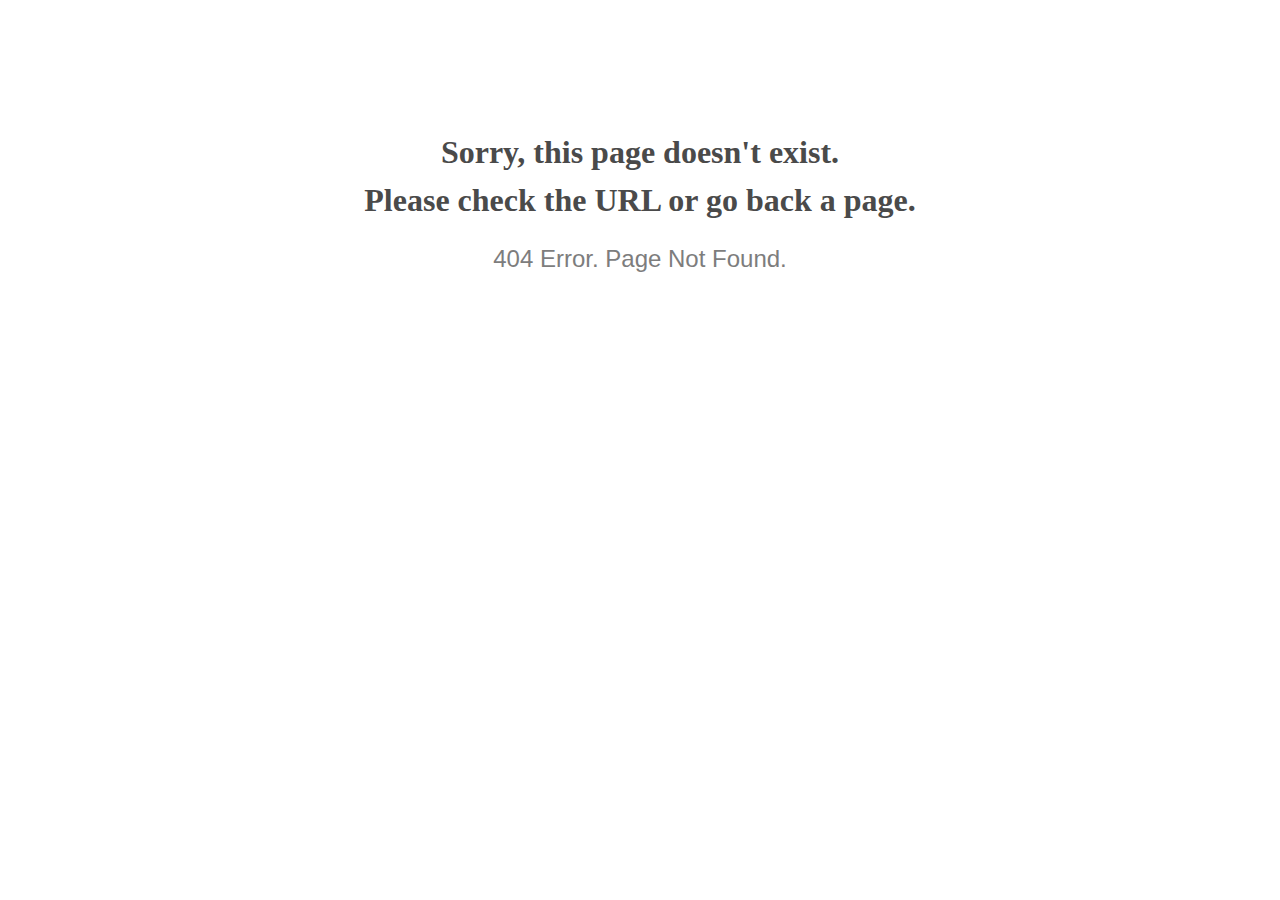
<file: pathology-testing.html>
<!doctype html>
<html lang="en">
<head>
  <meta charset="utf-8">
  <meta http-equiv="x-ua-compatible" content="ie=edge">
  <title>404 Error</title>
  <meta name="viewport" content="width=device-width, initial-scale=1">
  <meta name="robots" content="noindex, nofollow">
  <style>
    @media screen and (max-width:500px) {
      body { font-size: .6em; }
    }
  </style>
</head>

<body style="text-align: center;">

  <h1 style="font-family: Georgia, serif; color: #4a4a4a; margin-top: 4em; line-height: 1.5;">
    Sorry, this page doesn't exist.<br>Please check the URL or go back a page.
  </h1>

  <h2 style="  font-family: Verdana, sans-serif; color: #7d7d7d; font-weight: 300;">
    404 Error. Page Not Found.
  </h2>

</body>

</html>
</file>
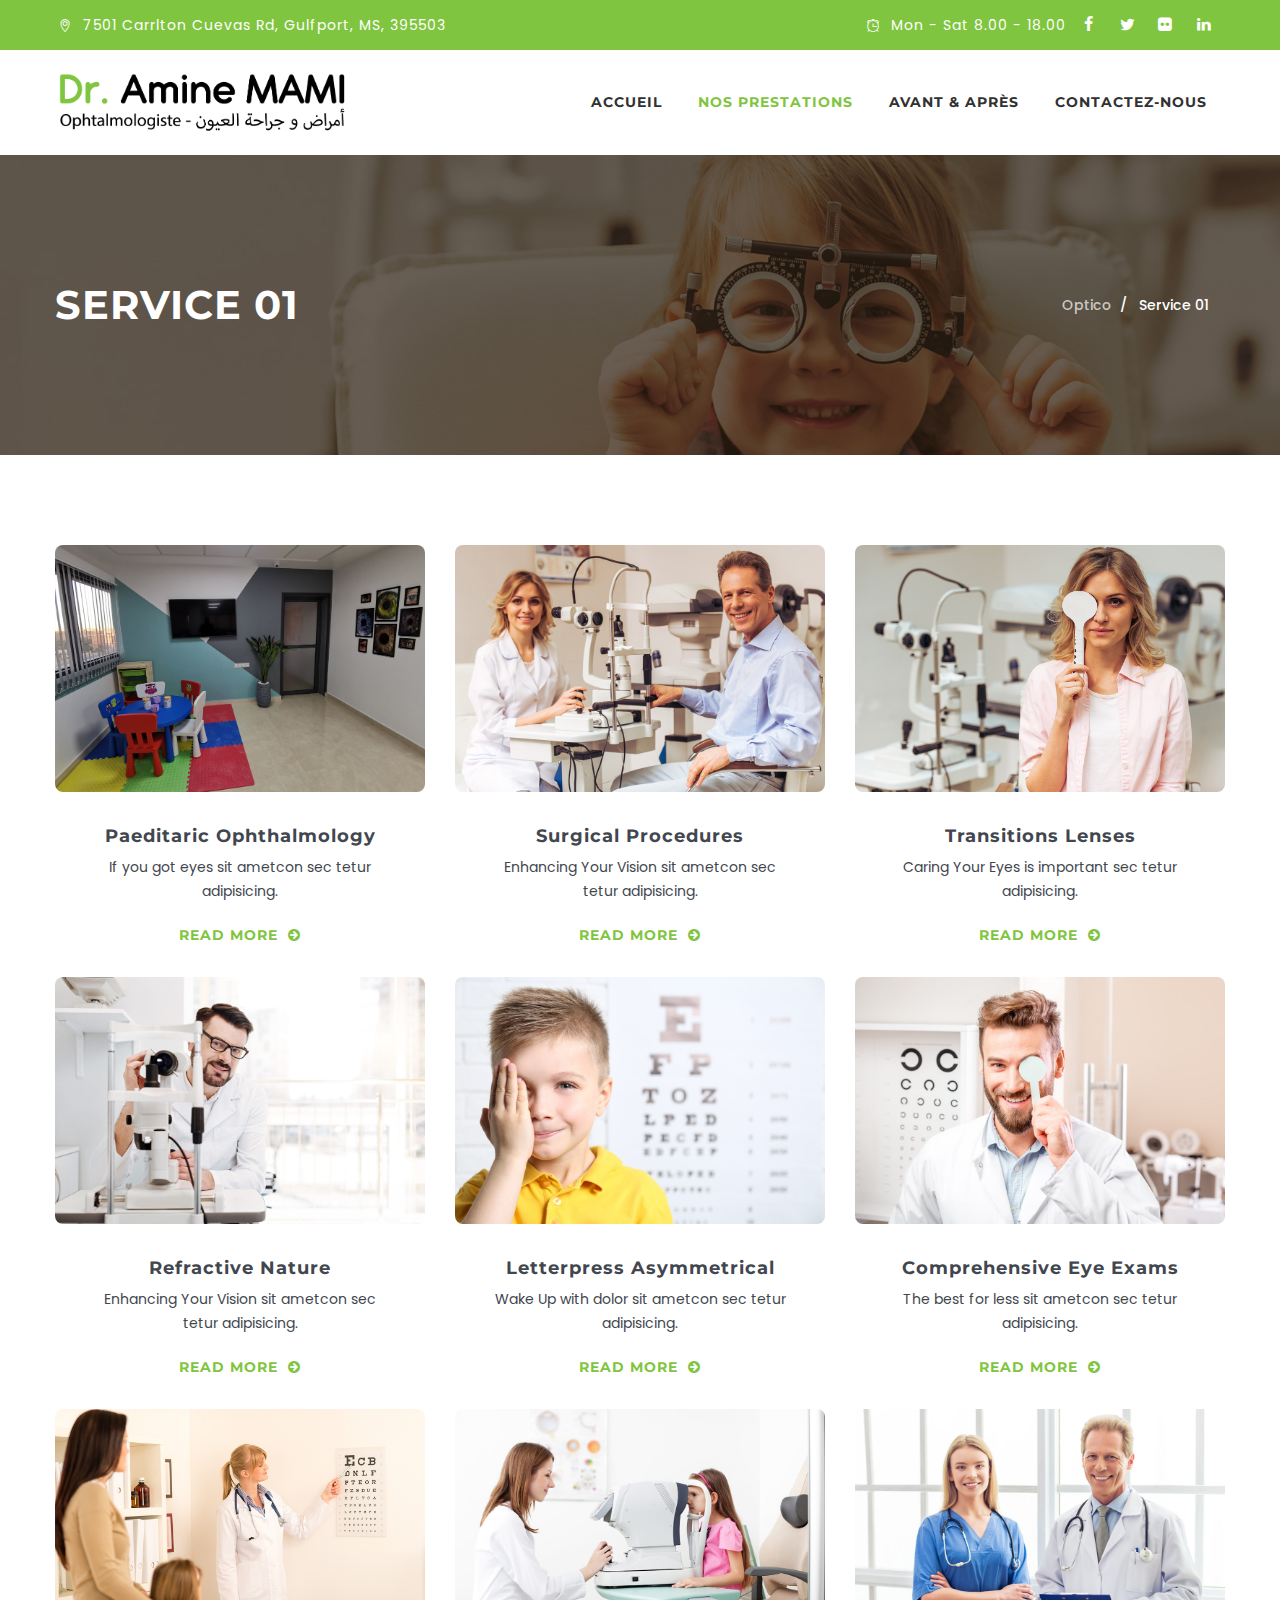
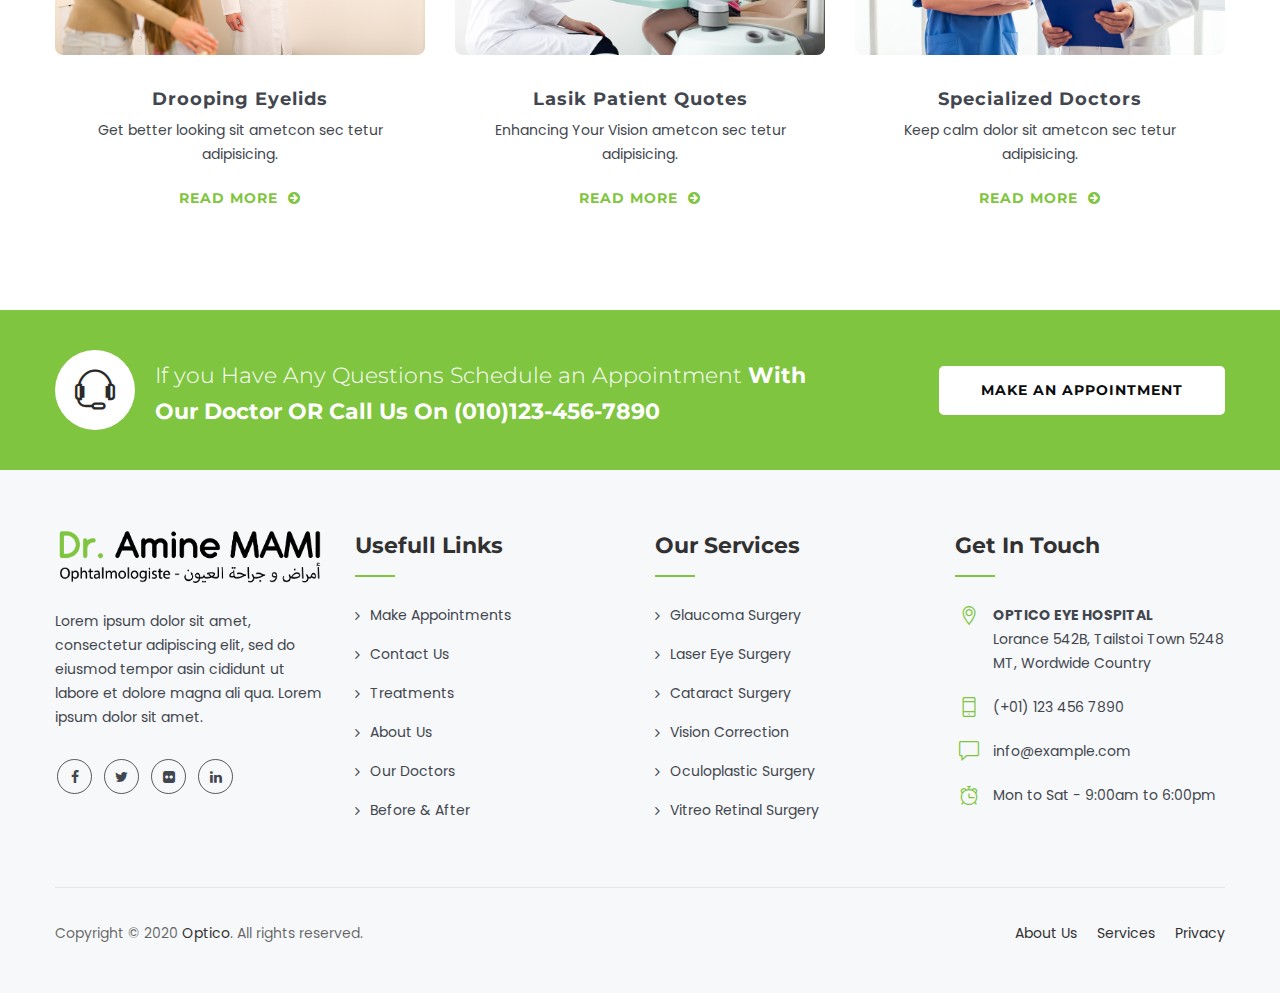
<file: service-2.html>
<!DOCTYPE html>
<html class="no-js" lang="en">
  <!-- Mirrored from optico.designerbyte.com/service.html by HTTrack Website Copier/3.x [XR&CO'2014], Sun, 20 Sep 2020 13:53:22 GMT -->
  <head>
    <meta charset="utf-8" />
    <meta http-equiv="x-ua-compatible" content="ie=edge" />
    <title>Optico HTML Template</title>
    <meta name="robots" content="noindex, follow" />
    <meta name="description" content="" />
    <meta
      name="viewport"
      content="width=device-width, initial-scale=1, shrink-to-fit=no"
    />
    <!-- Favicon -->
    <link rel="shortcut icon" type="image/x-icon" href="images/favicon.ico" />

    <!-- CSS
        ============================================ -->

    <!-- Bootstrap CSS -->
    <link rel="stylesheet" href="css/bootstrap.min.css" />
    <!-- Fontawesome -->
    <link rel="stylesheet" href="css/fontawesome.css" />
    <!-- Flaticon -->
    <link rel="stylesheet" href="css/flaticon.css" />
    <!-- optico Icons -->
    <link rel="stylesheet" href="css/optico-icons.css" />
    <!-- Themify Icons -->
    <link rel="stylesheet" href="css/themify-icons.css" />
    <!-- Slick -->
    <link rel="stylesheet" href="css/slick.css" />
    <!-- Slick Theme -->
    <link rel="stylesheet" href="css/slick-theme.css" />
    <!-- Pretty Photo -->
    <link rel="stylesheet" href="css/prettyPhoto.css" />
    <!-- Twentytwenty -->
    <link rel="stylesheet" href="css/twentytwenty.css" />
    <!-- Shortcode CSS -->
    <link rel="stylesheet" href="css/shortcode.css" />
    <!-- Base CSS -->
    <link rel="stylesheet" href="css/base.css" />
    <!-- Style CSS -->
    <link rel="stylesheet" href="css/style.css" />
    <!-- Responsive CSS -->
    <link rel="stylesheet" href="css/responsive.css" />
  </head>

  <body>
    <!-- page wrapper -->
    <div class="page-wrapper">
      <!-- Header Main Area -->
      <header class="site-header header-style-1">
        <div class="pre-header">
          <div class="container">
            <div class="d-flex justify-content-between align-items-center">
              <div class="pre-header-left">
                <ul class="top-contact">
                  <li>
                    <i class="optico-icon-location-pin"></i>7501 Carrlton Cuevas
                    Rd, Gulfport, MS, 395503
                  </li>
                </ul>
              </div>
              <div class="pre-header-right">
                <ul class="top-contact d-inline">
                  <li>
                    <i class="optico-icon-clock"></i>Mon - Sat 8.00 - 18.00
                  </li>
                </ul>
                <ul class="social-icons d-inline">
                  <li>
                    <a target="_blank" href="#" data-tooltip="Facebook"
                      ><i class="optico-icon-facebook"></i
                    ></a>
                  </li>
                  <li>
                    <a target="_blank" href="#" data-tooltip="Twitter"
                      ><i class="optico-icon-twitter"></i
                    ></a>
                  </li>
                  <li>
                    <a target="_blank" href="#" data-tooltip="Flickr"
                      ><i class="optico-icon-flickr"></i
                    ></a>
                  </li>
                  <li>
                    <a target="_blank" href="#" data-tooltip="LinkedIn"
                      ><i class="optico-icon-linkedin"></i
                    ></a>
                  </li>
                </ul>
              </div>
            </div>
          </div>
        </div>
        <div class="site-header-menu">
          <div class="container">
            <div class="row">
              <div class="col-md-12">
                <div class="d-flex align-items-center">
                  <div class="site-branding flex-grow-1">
                    <a href="index.html">
                      <img
                        class="logo-img"
                        alt="optico"
                        src="images/logo-dark.png"
                      />
                    </a>
                  </div>
                  <div class="site-navigation ml-auto">
                    <nav class="main-menu navbar-expand-xl navbar-light">
                      <div class="navbar-header">
                        <!-- Togg le Button -->
                        <button
                          class="navbar-toggler"
                          type="button"
                          data-toggle="collapse"
                          data-target="#navbarSupportedContent"
                          aria-controls="navbarSupportedContent"
                          aria-expanded="false"
                          aria-label="Toggle navigation"
                        >
                          <span class="fa fa-bars"></span>
                        </button>
                      </div>
                      <div
                        class="collapse navbar-collapse clearfix"
                        id="navbarSupportedContent"
                      >
                        <ul class="navigation clearfix">
                          <li class="dropdown">
                            <a href="index.html">accueil</a>
                          </li>

                          <li class="dropdown active">
                            <a href="Service-2.html">Nos prestations</a>
                          </li>
                          <li>
                            <a href="before-after.html">Avant & Après</a>
                          </li>

                          <li><a href="contact.html">Contactez-Nous</a></li>
                        </ul>
                      </div>
                    </nav>
                  </div>
                  <!--div class="menu-right-box d-flex align-items-center">
                    <a href="#" class="search-btn"
                      ><i class="optico-icon-search-1"></i
                    ></a>
                    <div class="header-button">
                      <a href="#" class="btn btn-outline">APPOINTMENT</a>
                    </div>
                  </div-->
                </div>
              </div>
            </div>
          </div>
        </div>
      </header>
      <!-- Header Main Area End Here -->

      <!-- page content -->
      <div class="page-content">
        <!-- Inner Banner -->
        <section class="inner-banner">
          <div class="titlebar-main">
            <div class="container">
              <div class="row align-items-center">
                <div class="col-lg-6 col-md-12">
                  <h1 class="inner-page-title">Service 01</h1>
                </div>
                <div class="col-lg-6 col-md-12 text-lg-right">
                  <nav
                    aria-label="breadcrumb"
                    class="breadcrumb-section d-flex justify-content-center justify-content-lg-end"
                  >
                    <ol class="breadcrumb">
                      <li class="breadcrumb-item">
                        <a href="index.html">Optico</a>
                      </li>
                      <li class="breadcrumb-item active" aria-current="page">
                        Service 01
                      </li>
                    </ol>
                  </nav>
                </div>
              </div>
            </div>
          </div>
        </section>
        <!-- banner end -->

        <!-- service -->
        <section class="section-md">
          <div class="container">
            <div class="row">
              <!-- service 01 -->
              <div class="col-lg-4 col-md-6 col-sm-12">
                <div class="service-box service-style-1">
                  <div class="service-thumbnail">
                    <div class="service-thumbnail-inner">
                      <img
                        src="images/services/service-01.jpg"
                        class="img-fluid"
                        alt=""
                      />
                    </div>
                  </div>
                  <div class="service-content">
                    <div class="service-inner">
                      <h3 class="service-box-title">
                        <a href="service-detail.html"
                          >Paeditaric Ophthalmology</a
                        >
                      </h3>
                      <div class="service-desc">
                        <p>
                          If you got eyes sit ametcon sec tetur adipisicing.
                        </p>
                      </div>
                      <div class="link-btn">
                        <a class="skincolor" href="#"
                          >Read more<i class="fa fa-arrow-circle-right"></i
                        ></a>
                      </div>
                    </div>
                  </div>
                </div>
              </div>
              <!-- service 02 -->
              <div class="col-lg-4 col-md-6 col-sm-12">
                <div class="service-box service-style-1">
                  <div class="service-thumbnail">
                    <div class="service-thumbnail-inner">
                      <img
                        src="images/services/service-02.jpg"
                        class="img-fluid"
                        alt=""
                      />
                    </div>
                  </div>
                  <div class="service-content">
                    <div class="service-inner">
                      <h3 class="service-box-title">
                        <a href="service-detail.html">Surgical Procedures</a>
                      </h3>
                      <div class="service-desc">
                        <p>
                          Enhancing Your Vision sit ametcon sec tetur
                          adipisicing.
                        </p>
                      </div>
                      <div class="link-btn">
                        <a class="skincolor" href="#"
                          >Read more<i class="fa fa-arrow-circle-right"></i
                        ></a>
                      </div>
                    </div>
                  </div>
                </div>
              </div>
              <!-- service 03 -->
              <div class="col-lg-4 col-md-6 col-sm-12">
                <div class="service-box service-style-1">
                  <div class="service-thumbnail">
                    <div class="service-thumbnail-inner">
                      <img
                        src="images/services/service-03.jpg"
                        class="img-fluid"
                        alt=""
                      />
                    </div>
                  </div>
                  <div class="service-content">
                    <div class="service-inner">
                      <h3 class="service-box-title">
                        <a href="service-detail.html">Transitions Lenses</a>
                      </h3>
                      <div class="service-desc">
                        <p>
                          Caring Your Eyes is important sec tetur adipisicing.
                        </p>
                      </div>
                      <div class="link-btn">
                        <a class="skincolor" href="#"
                          >Read more<i class="fa fa-arrow-circle-right"></i
                        ></a>
                      </div>
                    </div>
                  </div>
                </div>
              </div>
              <!-- service 04 -->
              <div class="col-lg-4 col-md-6 col-sm-12">
                <div class="service-box service-style-1">
                  <div class="service-thumbnail">
                    <div class="service-thumbnail-inner">
                      <img
                        src="images/services/service-04.jpg"
                        class="img-fluid"
                        alt=""
                      />
                    </div>
                  </div>
                  <div class="service-content">
                    <div class="service-inner">
                      <h3 class="service-box-title">
                        <a href="service-detail.html">Refractive Nature</a>
                      </h3>
                      <div class="service-desc">
                        <p>
                          Enhancing Your Vision sit ametcon sec tetur
                          adipisicing.
                        </p>
                      </div>
                      <div class="link-btn">
                        <a class="skincolor" href="#"
                          >Read more<i class="fa fa-arrow-circle-right"></i
                        ></a>
                      </div>
                    </div>
                  </div>
                </div>
              </div>
              <!-- service 05 -->
              <div class="col-lg-4 col-md-6 col-sm-12">
                <div class="service-box service-style-1">
                  <div class="service-thumbnail">
                    <div class="service-thumbnail-inner">
                      <img
                        src="images/services/service-05.jpg"
                        class="img-fluid"
                        alt=""
                      />
                    </div>
                  </div>
                  <div class="service-content">
                    <div class="service-inner">
                      <h3 class="service-box-title">
                        <a href="service-detail.html"
                          >Letterpress Asymmetrical</a
                        >
                      </h3>
                      <div class="service-desc">
                        <p>
                          Wake Up with dolor sit ametcon sec tetur adipisicing.
                        </p>
                      </div>
                      <div class="link-btn">
                        <a class="skincolor" href="#"
                          >Read more<i class="fa fa-arrow-circle-right"></i
                        ></a>
                      </div>
                    </div>
                  </div>
                </div>
              </div>
              <!-- service 06 -->
              <div class="col-lg-4 col-md-6 col-sm-12">
                <div class="service-box service-style-1">
                  <div class="service-thumbnail">
                    <div class="service-thumbnail-inner">
                      <img
                        src="images/services/service-06.jpg"
                        class="img-fluid"
                        alt=""
                      />
                    </div>
                  </div>
                  <div class="service-content">
                    <div class="service-inner">
                      <h3 class="service-box-title">
                        <a href="service-detail.html"
                          >Comprehensive Eye Exams</a
                        >
                      </h3>
                      <div class="service-desc">
                        <p>
                          The best for less sit ametcon sec tetur adipisicing.
                        </p>
                      </div>
                      <div class="link-btn">
                        <a class="skincolor" href="#"
                          >Read more<i class="fa fa-arrow-circle-right"></i
                        ></a>
                      </div>
                    </div>
                  </div>
                </div>
              </div>
              <!-- service 07 -->
              <div class="col-lg-4 col-md-6 col-sm-12">
                <div class="service-box service-style-1">
                  <div class="service-thumbnail">
                    <div class="service-thumbnail-inner">
                      <img
                        src="images/services/service-07.jpg"
                        class="img-fluid"
                        alt=""
                      />
                    </div>
                  </div>
                  <div class="service-content">
                    <div class="service-inner">
                      <h3 class="service-box-title">
                        <a href="service-detail.html">Drooping Eyelids</a>
                      </h3>
                      <div class="service-desc">
                        <p>
                          Get better looking sit ametcon sec tetur adipisicing.
                        </p>
                      </div>
                      <div class="link-btn">
                        <a class="skincolor" href="#"
                          >Read more<i class="fa fa-arrow-circle-right"></i
                        ></a>
                      </div>
                    </div>
                  </div>
                </div>
              </div>
              <!-- service 08 -->
              <div class="col-lg-4 col-md-6 col-sm-12">
                <div class="service-box service-style-1">
                  <div class="service-thumbnail">
                    <div class="service-thumbnail-inner">
                      <img
                        src="images/services/service-08.jpg"
                        class="img-fluid"
                        alt=""
                      />
                    </div>
                  </div>
                  <div class="service-content">
                    <div class="service-inner">
                      <h3 class="service-box-title">
                        <a href="service-detail.html">Lasik Patient Quotes</a>
                      </h3>
                      <div class="service-desc">
                        <p>
                          Enhancing Your Vision ametcon sec tetur adipisicing.
                        </p>
                      </div>
                      <div class="link-btn">
                        <a class="skincolor" href="#"
                          >Read more<i class="fa fa-arrow-circle-right"></i
                        ></a>
                      </div>
                    </div>
                  </div>
                </div>
              </div>
              <!-- service 09 -->
              <div class="col-lg-4 col-md-6 col-sm-12">
                <div class="service-box service-style-1">
                  <div class="service-thumbnail">
                    <div class="service-thumbnail-inner">
                      <img
                        src="images/services/service-09.jpg"
                        class="img-fluid"
                        alt=""
                      />
                    </div>
                  </div>
                  <div class="service-content">
                    <div class="service-inner">
                      <h3 class="service-box-title">
                        <a href="service-detail.html">Specialized Doctors</a>
                      </h3>
                      <div class="service-desc">
                        <p>
                          Keep calm dolor sit ametcon sec tetur adipisicing.
                        </p>
                      </div>
                      <div class="link-btn">
                        <a class="skincolor" href="#"
                          >Read more<i class="fa fa-arrow-circle-right"></i
                        ></a>
                      </div>
                    </div>
                  </div>
                </div>
              </div>
            </div>
          </div>
        </section>
        <!-- Services end -->
      </div>
      <!-- page content End -->

      <!-- footer -->
      <footer class="footer site-footer">
        <div class="footer-top skin-bg-color">
          <div class="container">
            <div class="row d-flex white-color align-items-center">
              <div class="col-lg-8">
                <div class="iconbox iconbox-style-6">
                  <div class="iconbox-inner d-flex">
                    <div class="iconbox-icon">
                      <i class="themifyicon ti-headphone-alt"></i>
                    </div>
                    <div class="iconbox-contents">
                      <div class="iconbox-title">
                        <h2>
                          If you Have Any Questions Schedule an Appointment
                          <strong
                            >With Our Doctor OR Call Us On
                            (010)123-456-7890</strong
                          >
                        </h2>
                      </div>
                    </div>
                  </div>
                </div>
              </div>
              <div class="col-lg-4 mt-md-30 text-lg-right">
                <a href="#" class="btn btn-dark">Make an Appointment</a>
              </div>
            </div>
          </div>
        </div>
        <div class="container">
          <div class="row">
            <div class="col-xs-12 col-sm-6 col-md-6 col-lg-3">
              <div class="footerlogo mb-4">
                <img class="" src="images/logo-dark.png" alt="" />
              </div>
              <p class="mb-0">
                Lorem ipsum dolor sit amet, consectetur adipiscing elit, sed do
                eiusmod tempor asin cididunt ut labore et dolore magna ali qua.
                Lorem ipsum dolor sit amet.
              </p>
              <div class="social-links-wrapper">
                <ul class="social-icons">
                  <li>
                    <a
                      href="#"
                      class="tooltip-top"
                      data-toggle="tooltip"
                      data-placement="top"
                      data-tooltip="Facebook"
                      ><i class="fa fa-facebook"></i
                    ></a>
                  </li>
                  <li>
                    <a
                      href="#"
                      class="tooltip-top"
                      data-toggle="tooltip"
                      data-placement="top"
                      data-tooltip="Twitter"
                      ><i class="fa fa-twitter"></i
                    ></a>
                  </li>
                  <li>
                    <a
                      href="#"
                      class="tooltip-top"
                      data-toggle="tooltip"
                      data-placement="top"
                      data-tooltip="Flickr"
                      ><i class="fa fa-flickr"></i
                    ></a>
                  </li>
                  <li>
                    <a
                      href="#"
                      class="tooltip-top"
                      data-toggle="tooltip"
                      data-placement="top"
                      data-tooltip="LinkedIn"
                      ><i class="fa fa-linkedin"></i
                    ></a>
                  </li>
                </ul>
              </div>
            </div>
            <div class="col-xs-12 col-sm-6 col-md-6 col-lg-3 mt-sm-30">
              <h6 class="footer-widget-title">Usefull Links</h6>
              <ul class="list-unstyled footer-link-list">
                <li><a href="#">Make Appointments</a></li>
                <li><a href="#">Contact Us</a></li>
                <li><a href="#">Treatments</a></li>
                <li><a href="#">About Us</a></li>
                <li><a href="#">Our Doctors</a></li>
                <li><a href="#">Before & After</a></li>
              </ul>
            </div>
            <div class="col-xs-12 col-sm-6 col-md-6 col-lg-3 mt-md-30">
              <h6 class="footer-widget-title">Our Services</h6>
              <ul class="list-unstyled footer-link-list">
                <li><a href="#">Glaucoma Surgery</a></li>
                <li><a href="#">Laser Eye Surgery</a></li>
                <li><a href="#">Cataract Surgery</a></li>
                <li><a href="#">Vision Correction</a></li>
                <li><a href="#">Oculoplastic Surgery</a></li>
                <li><a href="#">Vitreo Retinal Surgery</a></li>
              </ul>
            </div>
            <div
              class="col-xs-12 col-sm-6 col-md-6 col-lg-3 address-box mt-md-30"
            >
              <h6 class="footer-widget-title">Get In Touch</h6>
              <div class="d-flex">
                <i class="optico-icon-location-pin"></i>
                <p>
                  <strong>OPTICO EYE HOSPITAL</strong> <br />Lorance 542B,
                  Tailstoi Town 5248 MT, Wordwide Country
                </p>
              </div>
              <div class="d-flex">
                <i class="optico-icon-mobile"></i>
                <p>(+01) 123 456 7890</p>
              </div>
              <div class="d-flex">
                <i class="optico-icon-comment-1"></i>
                <p>info@example.com</p>
              </div>
              <div class="d-flex">
                <i class="optico-icon-clock"></i>
                <p>Mon to Sat - 9:00am to 6:00pm</p>
              </div>
            </div>
          </div>
          <div class="bottom-footer">
            <div class="row">
              <div class="col-sm-6">
                Copyright © 2020 <a href="index.html">Optico</a>. All rights
                reserved.
              </div>
              <div class="col-sm-6 text-lg-right text-md-right text-sm-left">
                <ul class="list-inline">
                  <li class="list-inline-item"><a href="#">About Us</a></li>
                  <li class="list-inline-item"><a href="#">Services</a></li>
                  <li class="list-inline-item"><a href="#">Privacy</a></li>
                </ul>
              </div>
            </div>
          </div>
        </div>
      </footer>
      <!-- footer End -->
    </div>
    <!-- page wrapper End -->

    <!-- Search Box Start Here -->
    <div class="ts-search-overlay">
      <div class="ts-icon-close"></div>
      <div class="ts-search-outer">
        <div class="ts-search-logo">
          <img alt="optico" src="images/logo-white.png" />
        </div>
        <form class="ts-site-searchform">
          <input
            type="search"
            class="form-control field searchform-s"
            name="s"
            placeholder="Type Word Then Press Enter"
          />
          <button type="submit">
            <span class="optico-icon-search"></span>
          </button>
        </form>
      </div>
    </div>
    <!-- Search Box End Here -->

    <!-- JS
                ============================================ -->

    <!-- jQuery JS -->
    <script src="js/jquery.min.js"></script>
    <!-- Popper JS -->
    <script src="js/popper.min.js"></script>
    <!-- Bootstrap JS -->
    <script src="js/bootstrap.min.js"></script>
    <!-- jquery Waypoints JS -->
    <script src="js/jquery-waypoints.js"></script>
    <!-- jquery Appear JS -->
    <script src="js/jquery.appear.js"></script>
    <!-- Numinate JS -->
    <script src="js/numinate.min.js"></script>
    <!-- Slick.min JS -->
    <script src="js/slick.min.js"></script>
    <!-- Slick.min JS -->
    <script src="js/jquery.prettyPhoto.js"></script>
    <!-- Circle Progress JS -->
    <script src="js/circle-progress.js"></script>
    <!-- Event Move JS -->
    <script src="js/jquery.event.move.js"></script>
    <!-- Twentytwenty JS -->
    <script src="js/jquery.twentytwenty.js"></script>
    <!-- Scripts JS -->
    <script src="js/scripts.js"></script>
  </body>

  <!-- Mirrored from optico.designerbyte.com/service.html by HTTrack Website Copier/3.x [XR&CO'2014], Sun, 20 Sep 2020 13:53:47 GMT -->
</html>
</file>
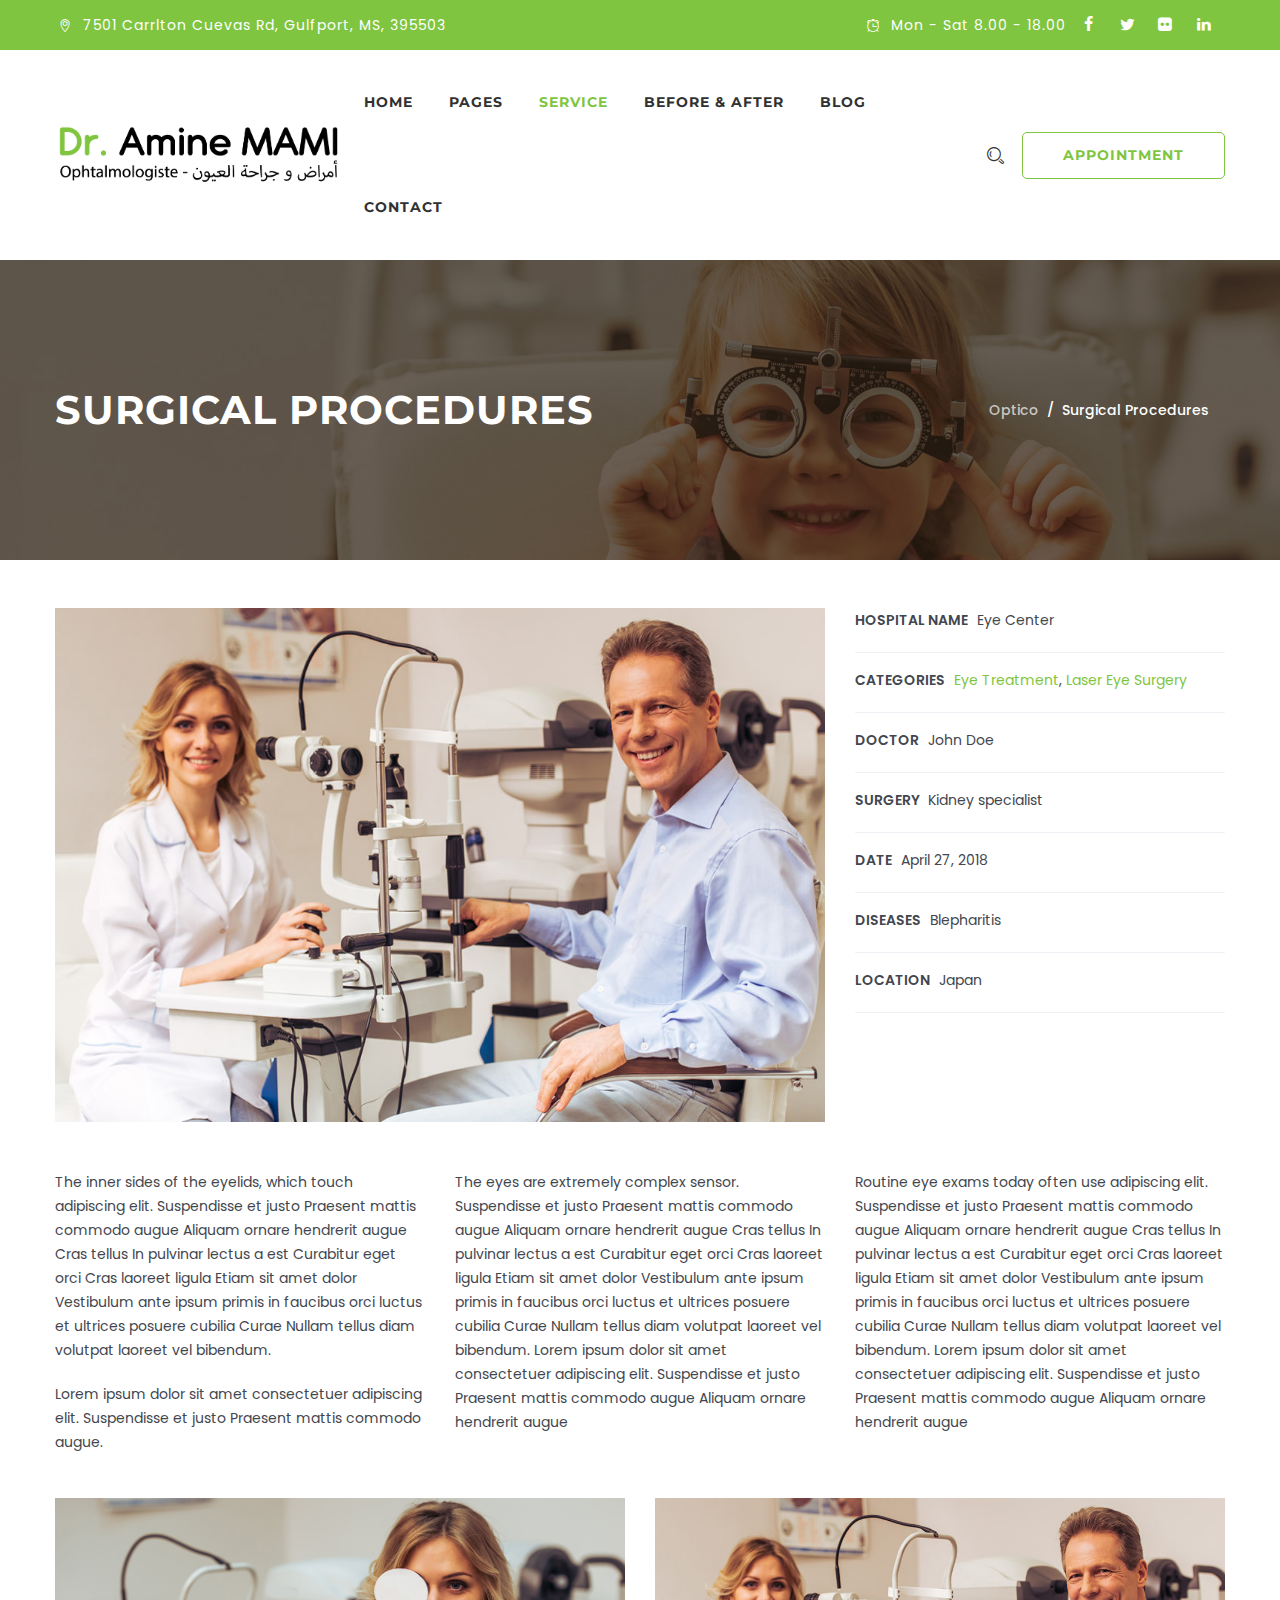
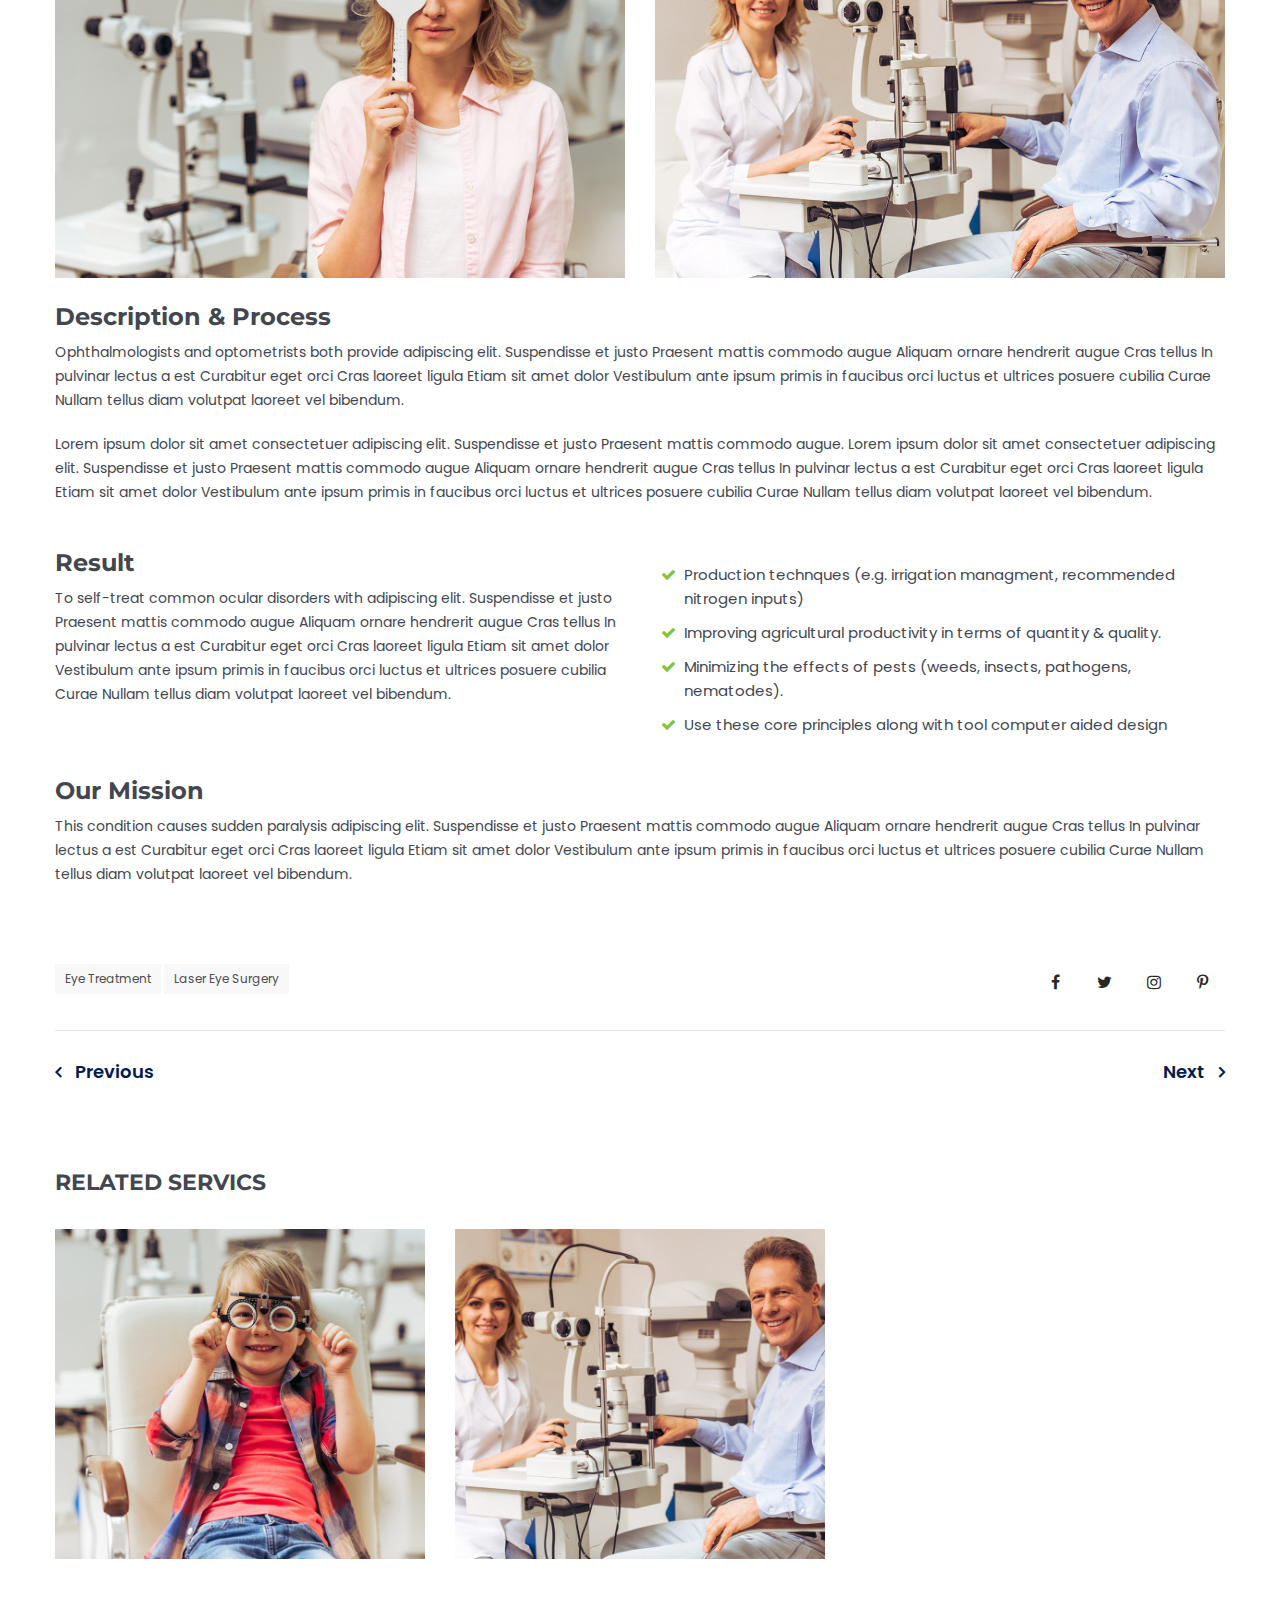
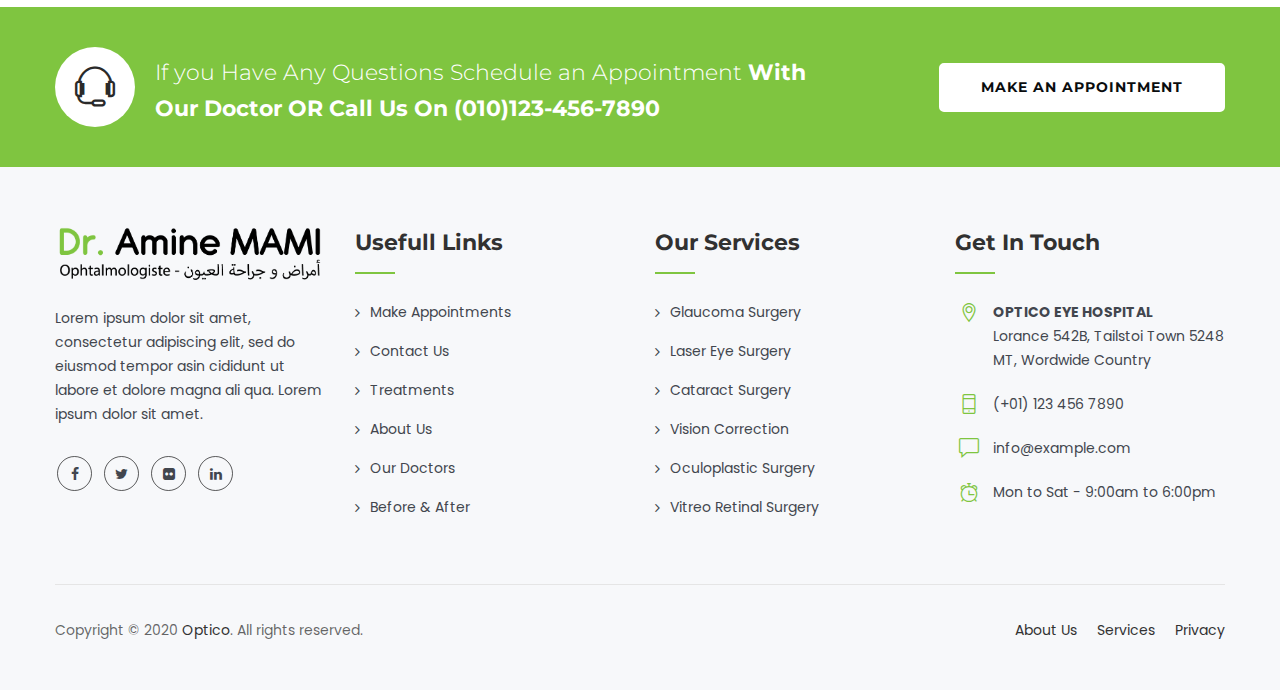
<file: service-detail.html>
<!doctype html>
<html class="no-js" lang="en">


<!-- Mirrored from optico.designerbyte.com/service-detail.html by HTTrack Website Copier/3.x [XR&CO'2014], Sun, 20 Sep 2020 13:53:47 GMT -->
<head>
    <meta charset="utf-8">
    <meta http-equiv="x-ua-compatible" content="ie=edge">
    <title>Optico HTML Template</title>
    <meta name="robots" content="noindex, follow" />
    <meta name="description" content="">
    <meta name="viewport" content="width=device-width, initial-scale=1, shrink-to-fit=no">
    <!-- Favicon -->
    <link rel="shortcut icon" type="image/x-icon" href="images/favicon.ico">

    <!-- CSS
        ============================================ -->

    <!-- Bootstrap CSS -->
    <link rel="stylesheet" href="css/bootstrap.min.css">
    <!-- Fontawesome -->
    <link rel="stylesheet" href="css/fontawesome.css">
    <!-- Flaticon -->
    <link rel="stylesheet" href="css/flaticon.css">
    <!-- optico Icons -->
    <link rel="stylesheet" href="css/optico-icons.css">
    <!-- Themify Icons -->
    <link rel="stylesheet" href="css/themify-icons.css">
    <!-- Slick -->
    <link rel="stylesheet" href="css/slick.css">
    <!-- Slick Theme -->
    <link rel="stylesheet" href="css/slick-theme.css">
    <!-- Pretty Photo -->
    <link rel="stylesheet" href="css/prettyPhoto.css">
    <!-- Twentytwenty -->
    <link rel="stylesheet" href="css/twentytwenty.css">
    <!-- Shortcode CSS -->
    <link rel="stylesheet" href="css/shortcode.css">
    <!-- Base CSS -->
    <link rel="stylesheet" href="css/base.css">
    <!-- Style CSS -->
    <link rel="stylesheet" href="css/style.css">
    <!-- Responsive CSS -->
    <link rel="stylesheet" href="css/responsive.css">
</head>

<body>

    <!-- page wrapper -->
    <div class="page-wrapper">

        <!-- Header Main Area -->
        <header class="site-header header-style-1">
            <div class="pre-header">
                <div class="container">
                    <div class="d-flex justify-content-between  align-items-center">
                        <div class="pre-header-left">
                            <ul class="top-contact">
                                <li><i class="optico-icon-location-pin"></i>7501 Carrlton Cuevas Rd, Gulfport, MS, 395503 </li>
                            </ul>
                        </div>
                        <div class="pre-header-right">
                            <ul class="top-contact d-inline">
                                <li><i class="optico-icon-clock"></i>Mon - Sat 8.00 - 18.00 </li>
                            </ul>
                            <ul class="social-icons d-inline">
                                <li><a target="_blank" href="#" data-tooltip="Facebook"><i class="optico-icon-facebook"></i></a></li>
                                <li><a target="_blank" href="#" data-tooltip="Twitter"><i class="optico-icon-twitter"></i></a></li>
                                <li><a target="_blank" href="#" data-tooltip="Flickr"><i class="optico-icon-flickr"></i></a></li>
                                <li><a target="_blank" href="#" data-tooltip="LinkedIn"><i class="optico-icon-linkedin"></i></a></li>
                            </ul>
                        </div>
                    </div>
                </div>
            </div>
            <div class="site-header-menu">
                <div class="container">
                    <div class="row">
                        <div class="col-md-12">
                            <div class="d-flex align-items-center">
                                <div class="site-branding flex-grow-1">
                                    <a href="index-2.html">
                                        <img class="logo-img" alt="optico" src="images/logo-dark.png">
                                    </a>
                                </div>                            
                                <div class="site-navigation ml-auto">
                                    <nav class="main-menu navbar-expand-xl navbar-light">
                                        <div class="navbar-header">
                                            <!-- Togg le Button -->
                                            <button class="navbar-toggler" type="button" data-toggle="collapse" data-target="#navbarSupportedContent" aria-controls="navbarSupportedContent" aria-expanded="false" aria-label="Toggle navigation">
                                                <span class="fa fa-bars"></span>
                                            </button>
                                        </div>
                                        <div class="collapse navbar-collapse clearfix" id="navbarSupportedContent">
                                            <ul class="navigation clearfix">
                                                <li class="dropdown"><a href="index-2.html">Home</a>
                                                    <ul>
                                                        <li><a href="index-2.html">Home page 01</a></li>
                                                        <li><a href="index-02.html">Home page 02</a></li>
                                                        <li><a href="index-03.html">Home page 03</a></li>
                                                    </ul>
                                                </li>
                                                <li class="dropdown">
                                                    <a href="#">Pages</a>
                                                    <ul>
                                                        <li><a href="about.html">About</a></li>
                                                        <li><a href="treatments.html">Treatments</a></li>
                                                        <li><a href="our-doctors.html">Our Doctors</a></li>
                                                        <li><a href="doctor-single.html">Doctor Single</a></li>
                                                        <li><a href="faq.html">Faq</a></li>
                                                    </ul>
                                                </li>
                                                <li class="dropdown active">
                                                    <a href="Service.html">Service</a>
                                                    <ul>
                                                        <li><a href="service-2.html">Service 01</a></li>
                                                        <li><a href="service-3.html">Service 02</a></li>
                                                        <li class="active"><a href="service-detail.html">Service Detail</a></li>
                                                    </ul>
                                                </li>
                                                <li><a href="before-after.html">Before & After</a></li>
                                                <li class="dropdown">
                                                    <a href="#">Blog</a>
                                                    <ul>
                                                        <li><a href="blog-large-image.html">Blog Large Image</a></li>
                                                        <li><a href="blog-grid.html">Blog  Grid</a></li>
                                                        <li><a href="blog-left-image.html">Blog Left Image</a></li>
                                                        <li><a href="blog-detail.html">Blog Details</a></li>
                                                    </ul>
                                                </li>
                                                <li><a href="contact.html">Contact</a></li>
                                            </ul>
                                        </div>
                                    </nav>
                                </div>
                                <div class="menu-right-box d-flex align-items-center">
                                    <a href="#" class="search-btn"><i class="optico-icon-search-1"></i></a>
                                    <div class="header-button">
                                        <a href="#" class="btn btn-outline">APPOINTMENT</a>
                                    </div>
                                </div>
                            </div>
                        </div>
                    </div>
                </div>
            </div>
        </header>
        <!-- Header Main Area End Here -->

        <!-- page content -->
        <div class="page-content">

            <!-- Inner Banner -->
            <section class="inner-banner">
                <div class="titlebar-main">
                    <div class="container">
                        <div class="row align-items-center">
                            <div class="col-lg-6 col-md-12">
                                <h1 class="inner-page-title">SURGICAL PROCEDURES</h1>
                            </div>
                            <div class="col-lg-6 col-md-12 text-lg-right">
                                <nav aria-label="breadcrumb" class="breadcrumb-section d-flex justify-content-center  justify-content-lg-end">
                                    <ol class="breadcrumb">
                                        <li class="breadcrumb-item"><a href="index-2.html">Optico</a></li>
                                        <li class="breadcrumb-item active" aria-current="page">Surgical Procedures</li>
                                    </ol>
                                </nav>
                            </div>
                        </div>
                    </div>
                </div>
            </section>
            <!-- banner end -->

            <!-- Service Deatial -->
            <div class="pt-5">
                <div class="container">
                    <div class="row">
                        <div class="col-md-8 mb-4 mb-md-0">
                            <img src="images/services/service-02.jpg" class="img-fluid" alt="" />
                        </div>
                        <div class="col-md-4">
                            <div class="detailbox">
                                <ul class="detailbox-list">
                                    <li class="details-date">
                                        <span class="details-heading">HOSPITAL NAME</span>
                                        <span class="details-content">Eye Center</span>
                                    </li>
                                    <li class="details-date">
                                        <span class="details-heading">CATEGORIES</span>
                                        <span class="details-content"><a href="#" class="skincolor">Eye Treatment</a>, <a href="#" class="skincolor">Laser Eye Surgery</a></span>
                                    </li>
                                    <li class="details-date">
                                        <span class="details-heading">DOCTOR</span>
                                        <span class="details-content">John Doe</span>
                                    </li>
                                    <li class="details-date">
                                        <span class="details-heading">SURGERY</span>
                                        <span class="details-content">Kidney specialist</span>
                                    </li>
                                    <li class="details-date">
                                        <span class="details-heading">DATE</span>
                                        <span class="details-content">April 27, 2018</span>
                                    </li>
                                    <li class="details-date">
                                        <span class="details-heading">DISEASES</span>
                                        <span class="details-content">Blepharitis</span>
                                    </li>
                                    <li class="details-date">
                                        <span class="details-heading">Location</span>
                                        <span class="details-content">Japan</span>
                                    </li>
                                </ul>
                            </div>
                        </div>
                    </div>
                </div>
            </div>
            <!-- Service Deatial end -->

            <!-- Service description -->
            <div class="pt-5">
                <div class="container">
                    <div class="row">
                        <div class="col-md-4">
                            <p>The inner sides of the eyelids, which touch adipiscing elit. Suspendisse et justo Praesent mattis commodo augue Aliquam ornare hendrerit augue Cras tellus In pulvinar lectus a est Curabitur eget orci Cras laoreet ligula Etiam sit amet dolor Vestibulum ante ipsum primis in faucibus orci luctus et ultrices posuere cubilia Curae Nullam tellus diam volutpat laoreet vel bibendum.</p>
                            <p>Lorem ipsum dolor sit amet consectetuer adipiscing elit. Suspendisse et justo Praesent mattis commodo augue.</p>
                        </div>
                        <div class="col-md-4">
                            <p>The eyes are extremely complex sensor. Suspendisse et justo Praesent mattis commodo augue Aliquam ornare hendrerit augue Cras tellus In pulvinar lectus a est Curabitur eget orci Cras laoreet ligula Etiam sit amet dolor Vestibulum ante ipsum primis in faucibus orci luctus et ultrices posuere cubilia Curae Nullam tellus diam volutpat laoreet vel bibendum. Lorem ipsum dolor sit amet consectetuer adipiscing elit. Suspendisse et justo Praesent mattis commodo augue Aliquam ornare hendrerit augue</p>
                        </div>
                        <div class="col-md-4">
                            <p>Routine eye exams today often use adipiscing elit. Suspendisse et justo Praesent mattis commodo augue Aliquam ornare hendrerit augue Cras tellus In pulvinar lectus a est Curabitur eget orci Cras laoreet ligula Etiam sit amet dolor Vestibulum ante ipsum primis in faucibus orci luctus et ultrices posuere cubilia Curae Nullam tellus diam volutpat laoreet vel bibendum. Lorem ipsum dolor sit amet consectetuer adipiscing elit. Suspendisse et justo Praesent mattis commodo augue Aliquam ornare hendrerit augue</p>
                        </div>
                    </div>
                </div>
            </div>
            <!-- Service description end -->

            <!-- Service Image -->
            <div class="pt-4">
                <div class="container">
                    <div class="row">
                        <div class="col-md-6">
                            <img src="images/services/service-03.jpg" class="img-fluid" alt="" />
                        </div>
                        <div class="col-md-6">
                            <img src="images/services/service-02.jpg" class="img-fluid" alt="" />
                        </div>
                    </div>
                </div>
            </div>
            <!-- Service Image end -->

            <!-- Process -->
            <div class="pt-4">
                <div class="container">
                    <div class="row">
                        <div class="col-md-12">
                            <h4>Description & Process</h4>
                            <p>Ophthalmologists and optometrists both provide adipiscing elit. Suspendisse et justo Praesent mattis commodo augue Aliquam ornare hendrerit augue Cras tellus In pulvinar lectus a est Curabitur eget orci Cras laoreet ligula Etiam sit amet dolor Vestibulum ante ipsum primis in faucibus orci luctus et ultrices posuere cubilia Curae Nullam tellus diam volutpat laoreet vel bibendum.</p>
                            <p>Lorem ipsum dolor sit amet consectetuer adipiscing elit. Suspendisse et justo Praesent mattis commodo augue. Lorem ipsum dolor sit amet consectetuer adipiscing elit. Suspendisse et justo Praesent mattis commodo augue Aliquam ornare hendrerit augue Cras tellus In pulvinar lectus a est Curabitur eget orci Cras laoreet ligula Etiam sit amet dolor Vestibulum ante ipsum primis in faucibus orci luctus et ultrices posuere cubilia Curae Nullam tellus diam volutpat laoreet vel bibendum.</p>
                        </div>
                    </div>
                </div>
            </div>
            <!-- Process end -->

            <!-- Result -->
            <section class="pt-4">
                <div class="container">
                    <div class="row">
                        <div class="col-md-6">
                            <h4>Result</h4>
                            <p>To self-treat common ocular disorders with adipiscing elit. Suspendisse et justo Praesent mattis commodo augue Aliquam ornare hendrerit augue Cras tellus In pulvinar lectus a est Curabitur eget orci Cras laoreet ligula Etiam sit amet dolor Vestibulum ante ipsum primis in faucibus orci luctus et ultrices posuere cubilia Curae Nullam tellus diam volutpat laoreet vel bibendum.</p>
                        </div>
                        <div class="col-md-6">
                            <ul class="list">
                                <li>
                                    <i class="fa fa-check skincolor"></i>
                                    <span class="list-content">Production technques (e.g. irrigation managment, recommended nitrogen inputs)</span>
                                </li>
                                <li>
                                    <i class="fa fa-check skincolor"></i>
                                    <span class="list-content">Improving agricultural productivity in terms of quantity & quality.</span>
                                </li>
                                <li>
                                    <i class="fa fa-check skincolor"></i>
                                    <span class="list-content">Minimizing the effects of pests (weeds, insects, pathogens, nematodes).</span>
                                </li>
                                <li>
                                    <i class="fa fa-check skincolor"></i>
                                    <span class="list-content">Use these core principles along with tool computer aided design</span>
                                </li>
                            </ul>
                        </div>
                    </div>
                </div>
            </section>
            <!-- Result end -->

            <!-- Our Mission -->
            <section class="pt-4">
                <div class="container">
                    <div class="row">
                        <div class="col-md-12">
                            <h4>Our Mission</h4>
                            <p>This condition causes sudden paralysis adipiscing elit. Suspendisse et justo Praesent mattis commodo augue Aliquam ornare hendrerit augue Cras tellus In pulvinar lectus a est Curabitur eget orci Cras laoreet ligula Etiam sit amet dolor Vestibulum ante ipsum primis in faucibus orci luctus et ultrices posuere cubilia Curae Nullam tellus diam volutpat laoreet vel bibendum.</p>
                        </div>
                    </div>
                </div>
            </section>
            <!-- Our Mission end -->

            <!-- Previous & Next -->
            <div class="pt-5">
                <div class="container">
                    <div class="row align-items-center">
                        <div class="col-md-6 d-flex">
                            <div class="single-category">
                                <a href="pathology-testing.html">Eye Treatment</a>
                            </div>
                            <div class="single-category">
                                <a href="pathology-testing.html">Laser Eye Surgery</a>
                            </div>
                        </div>
                        <div class="col-md-6">
                            <div class="portfolio-social">
                                <ul>
                                    <li><a href="#"><i class="fa fa-facebook"></i></a></li>
                                    <li><a href="#"><i class="fa fa-twitter"></i></a></li>
                                    <li><a href="#"><i class="fa fa-instagram"></i></a></li>
                                    <li><a href="#"><i class="fa fa-pinterest-p"></i></a></li>
                                </ul>
                            </div>
                        </div>
                    </div>
                    <div class="row">
                        <div class="col-md-12">
                            <div class="single-np-nav">
                                <nav class="post-navigation">
                                    <div class="nav-links">
                                        <div class="nav-previous">
                                            <a href="#" rel="prev">
                                                <span class="meta-nav" aria-hidden="true">Previous</span>
                                            </a>
                                        </div>
                                        <div class="nav-next">
                                            <a href="#" rel="next">
                                                <span class="meta-nav" aria-hidden="true">Next</span>
                                            </a>
                                        </div>
                                    </div>
                                </nav>
                            </div>
                        </div>
                    </div>
                </div>
            </div>
            <!-- Previous & Next end -->

            <!-- Related Projects -->
            <section class="mb-5">
                <div class="container">
                    <div class="row">
                        <div class="col-md-12">
                            <div class="single-related-title">
                                <h5>RELATED SERVICS</h5>
                            </div>
                        </div>
                    </div>
                    <div class="row">
                        <!-- Projects 01 -->
                        <div class="col-lg-4">
                            <div class="projects-box projects-style-1">
                                <div class="projects-thumbnail">
                                    <img src="images/project/project-01.jpg" class="img-fluid" alt="">
                                </div>
                                <div class="projects-overlay">
                                    <div class="projects-content">
                                        <div class="projects-box-title">
                                            <h6><a href="#">Transitions Lenses</a></h6>
                                            <div class="box-category">
                                                <a href="#">Vitreo Retinal Surgery</a>
                                            </div>
                                            <div class="project-link">
                                                <a class="lightbox" title="Massive Deployment Of Solar" href="#"><i class="optico-icon-plus"></i></a>
                                            </div>
                                        </div>
                                    </div>
                                </div>
                            </div>
                        </div>
                        <!-- Projects 02 -->
                        <div class="col-lg-4">
                            <div class="projects-box projects-style-1">
                                <div class="projects-thumbnail">
                                    <img src="images/project/project-02.jpg" class="img-fluid" alt="">
                                </div>
                                <div class="projects-overlay">
                                    <div class="projects-content">
                                        <div class="projects-box-title">
                                            <h6><a href="#">Transitions Lenses</a></h6>
                                            <div class="box-category">
                                                <a href="#">Vitreo Retinal Surgery</a>
                                            </div>
                                            <div class="project-link">
                                                <a class="lightbox" title="Massive Deployment Of Solar" href="#"><i class="optico-icon-plus"></i></a>
                                            </div>
                                        </div>
                                    </div>
                                </div>
                            </div>
                        </div>
                    </div>
                </div>
            </section>
            <!-- Related Projects end -->
        </div>
        <!-- page content End -->

        <!-- footer -->
        <footer class="footer site-footer">
            <div class="footer-top skin-bg-color">
                <div class="container">
                    <div class="row d-flex white-color align-items-center">
                        <div class="col-lg-8">
                            <div class="iconbox iconbox-style-6">
                                <div class="iconbox-inner d-flex">
                                    <div class="iconbox-icon">
                                        <i class="themifyicon ti-headphone-alt"></i>
                                    </div>
                                    <div class="iconbox-contents">
                                        <div class="iconbox-title">
                                            <h2>If you Have Any Questions Schedule an Appointment <strong>With Our Doctor OR Call Us On (010)123-456-7890</strong>
                                            </h2>
                                        </div>
                                    </div>
                                </div>
                            </div>
                        </div>
                        <div class="col-lg-4 mt-md-30 text-lg-right">
                            <a href="#" class="btn btn-dark">Make an Appointment</a>
                        </div>
                    </div>
                </div>
            </div>
            <div class="container">
                <div class="row">
                    <div class="col-xs-12 col-sm-6 col-md-6 col-lg-3">
                        <div class="footerlogo mb-4">
                            <img class="" src="images/logo-dark.png" alt="">
                        </div>
                        <p class="mb-0">Lorem ipsum dolor sit amet, consectetur adipiscing elit, sed do eiusmod tempor asin cididunt ut labore et dolore magna ali qua. Lorem ipsum dolor sit amet.</p>
                        <div class="social-links-wrapper">
                            <ul class="social-icons">
                                <li><a href="#" class="tooltip-top" data-toggle="tooltip" data-placement="top" data-tooltip="Facebook"><i class="fa fa-facebook"></i></a></li>
                                <li><a href="#" class="tooltip-top" data-toggle="tooltip" data-placement="top" data-tooltip="Twitter"><i class="fa fa-twitter"></i></a></li>
                                <li><a href="#" class="tooltip-top" data-toggle="tooltip" data-placement="top" data-tooltip="Flickr"><i class="fa fa-flickr"></i></a></li>
                                <li><a href="#" class="tooltip-top" data-toggle="tooltip" data-placement="top" data-tooltip="LinkedIn"><i class="fa fa-linkedin"></i></a></li>
                            </ul>
                        </div>
                    </div>
                    <div class="col-xs-12 col-sm-6 col-md-6 col-lg-3 mt-sm-30">
                        <h6 class="footer-widget-title">Usefull Links</h6>
                        <ul class="list-unstyled footer-link-list">
                            <li><a href="#">Make Appointments</a></li>
                            <li><a href="#">Contact Us</a></li>
                            <li><a href="#">Treatments</a></li>
                            <li><a href="#">About Us</a></li>
                            <li><a href="#">Our Doctors</a></li>
                            <li><a href="#">Before & After</a></li>
                        </ul>
                    </div>
                    <div class="col-xs-12 col-sm-6 col-md-6 col-lg-3 mt-md-30">
                        <h6 class="footer-widget-title">Our Services</h6>
                        <ul class="list-unstyled footer-link-list">
                            <li><a href="#">Glaucoma Surgery</a></li>
                            <li><a href="#">Laser Eye Surgery</a></li>
                            <li><a href="#">Cataract Surgery</a></li>
                            <li><a href="#">Vision Correction</a></li>
                            <li><a href="#">Oculoplastic Surgery</a></li>
                            <li><a href="#">Vitreo Retinal Surgery</a></li>
                        </ul>
                    </div>
                    <div class="col-xs-12 col-sm-6 col-md-6 col-lg-3 address-box mt-md-30">
                        <h6 class="footer-widget-title">Get In Touch</h6>
                        <div class="d-flex">
                            <i class="optico-icon-location-pin"></i>
                            <p><strong>OPTICO EYE HOSPITAL</strong>
                                <br/>Lorance 542B, Tailstoi Town 5248 MT, Wordwide Country</p>
                        </div>
                        <div class="d-flex">
                            <i class="optico-icon-mobile"></i>
                            <p>(+01) 123 456 7890</p>
                        </div>
                        <div class="d-flex">
                            <i class="optico-icon-comment-1"></i>
                            <p>info@example.com</p>
                        </div>
                        <div class="d-flex">
                            <i class="optico-icon-clock"></i>
                            <p>Mon to Sat - 9:00am to 6:00pm</p>
                        </div>
                    </div>
                </div>
                <div class="bottom-footer">
                    <div class="row">
                        <div class="col-sm-6">
                            Copyright © 2020 <a href="index-2.html">Optico</a>. All rights reserved.
                        </div>
                        <div class="col-sm-6 text-lg-right text-md-right text-sm-left">
                            <ul class="list-inline">
                                <li class="list-inline-item"><a href="#">About Us</a></li>
                                <li class="list-inline-item"><a href="#">Services</a></li>
                                <li class="list-inline-item"><a href="#">Privacy</a></li>
                            </ul>
                        </div>
                    </div>
                </div>
            </div>
        </footer>
        <!-- footer End -->
    </div>
    <!-- page wrapper End -->

    <!-- Search Box Start Here -->
    <div class="ts-search-overlay">
        <div class="ts-icon-close"></div>
        <div class="ts-search-outer">
            <div class="ts-search-logo"><img alt="optico" src="images/logo-white.png" /></div>
            <form class="ts-site-searchform">
                <input type="search" class="form-control field searchform-s" name="s" placeholder="Type Word Then Press Enter">
                <button type="submit"><span class="optico-icon-search"></span></button>
            </form>
        </div>
    </div>
    <!-- Search Box End Here -->

    <!-- JS
                ============================================ -->

    <!-- jQuery JS -->
    <script src="js/jquery.min.js"></script>
    <!-- Popper JS -->
    <script src="js/popper.min.js"></script>
    <!-- Bootstrap JS -->
    <script src="js/bootstrap.min.js"></script>
    <!-- jquery Waypoints JS -->
    <script src="js/jquery-waypoints.js"></script>
    <!-- jquery Appear JS -->
    <script src="js/jquery.appear.js"></script>
    <!-- Numinate JS -->
    <script src="js/numinate.min.js"></script>
    <!-- Slick.min JS -->
    <script src="js/slick.min.js"></script>
    <!-- Slick.min JS -->
    <script src="js/jquery.prettyPhoto.js"></script>
    <!-- Circle Progress JS -->
    <script src="js/circle-progress.js"></script>
    <!-- Event Move JS -->
    <script src="js/jquery.event.move.js"></script>
    <!-- Twentytwenty JS -->
    <script src="js/jquery.twentytwenty.js"></script>
    <!-- Scripts JS -->
    <script src="js/scripts.js"></script>
</body>


<!-- Mirrored from optico.designerbyte.com/service-detail.html by HTTrack Website Copier/3.x [XR&CO'2014], Sun, 20 Sep 2020 13:53:47 GMT -->
</html>
</file>
<file: css/flaticon.css>
/*
    Flaticon icon font: Flaticon
    Creation date: 23/01/2019 13:57
    */

@font-face {
  font-family: "Flaticon";
  src: url("../fonts/Flaticon.eot");
  src: url("../fonts/Flaticond41d.eot?#iefix") format("embedded-opentype"),
       url("../fonts/Flaticon.woff") format("woff"),
       url("../fonts/Flaticon.ttf") format("truetype"),
       url("../fonts/Flaticon.svg#Flaticon") format("svg");
  font-weight: normal;
  font-style: normal;
}

@media screen and (-webkit-min-device-pixel-ratio:0) {
  @font-face {
    font-family: "Flaticon";
    src: url("Flaticon.html#Flaticon") format("svg");
  }
}

[class^="flaticon-"]:before, [class*=" flaticon-"]:before,
[class^="flaticon-"]:after, [class*=" flaticon-"]:after {   
  font-family: Flaticon;
  font-style: normal;
}

.flaticon-ophthalmologist-1:before { content: "\f100"; }
.flaticon-laryngoscope:before { content: "\f101"; }
.flaticon-brock-cord:before { content: "\f102"; }
.flaticon-multiestenope:before { content: "\f103"; }
.flaticon-optometry-1:before { content: "\f104"; }
.flaticon-ophthalmoscope:before { content: "\f105"; }
.flaticon-divergence-cards:before { content: "\f106"; }
.flaticon-filters:before { content: "\f107"; }
.flaticon-retinoscope:before { content: "\f108"; }
.flaticon-glasses-1:before { content: "\f109"; }
.flaticon-tears:before { content: "\f10a"; }
.flaticon-lens-1:before { content: "\f10b"; }
.flaticon-eye-2:before { content: "\f10c"; }
.flaticon-eye-1:before { content: "\f10d"; }
.flaticon-loupe:before { content: "\f10e"; }
.flaticon-hospital:before { content: "\f10f"; }
.flaticon-foroptero:before { content: "\f110"; }
.flaticon-glasses:before { content: "\f111"; }
.flaticon-lens-holder:before { content: "\f112"; }
.flaticon-slit-lamp:before { content: "\f113"; }
.flaticon-testing-glasses-1:before { content: "\f114"; }
.flaticon-optometrist-14:before { content: "\f115"; }
.flaticon-testing-glasses:before { content: "\f116"; }
.flaticon-eye:before { content: "\f117"; }
.flaticon-optometrist-13:before { content: "\f118"; }
.flaticon-laser-surgery:before { content: "\f119"; }
.flaticon-woman:before { content: "\f11a"; }
.flaticon-pipette:before { content: "\f11b"; }
.flaticon-eye-drops-4:before { content: "\f11c"; }
.flaticon-optometry:before { content: "\f11d"; }
.flaticon-lens:before { content: "\f11e"; }
.flaticon-contact-lens-4:before { content: "\f11f"; }
.flaticon-boy:before { content: "\f120"; }
.flaticon-contact-lens-3:before { content: "\f121"; }
.flaticon-eye-drops-3:before { content: "\f122"; }
.flaticon-optometrist-12:before { content: "\f123"; }
.flaticon-optometrist-11:before { content: "\f124"; }
.flaticon-optometrist-10:before { content: "\f125"; }
.flaticon-eye-test-1:before { content: "\f126"; }
.flaticon-optometrist-9:before { content: "\f127"; }
.flaticon-optometrist-8:before { content: "\f128"; }
.flaticon-eye-test:before { content: "\f129"; }
.flaticon-eye-drops-2:before { content: "\f12a"; }
.flaticon-optometrist-7:before { content: "\f12b"; }
.flaticon-optometrist-6:before { content: "\f12c"; }
.flaticon-eye-drops-1:before { content: "\f12d"; }
.flaticon-optometrist-5:before { content: "\f12e"; }
.flaticon-optometrist-4:before { content: "\f12f"; }
.flaticon-contact-lens-2:before { content: "\f130"; }
.flaticon-optometrist-3:before { content: "\f131"; }
.flaticon-contact-lens-1:before { content: "\f132"; }
.flaticon-optometrist-2:before { content: "\f133"; }
.flaticon-ophthalmologist:before { content: "\f134"; }
.flaticon-patient:before { content: "\f135"; }
.flaticon-optometrist-1:before { content: "\f136"; }
.flaticon-contact-lens:before { content: "\f137"; }
.flaticon-checkup:before { content: "\f138"; }
.flaticon-eye-drops:before { content: "\f139"; }
.flaticon-hyperopia:before { content: "\f13a"; }
.flaticon-optometrist:before { content: "\f13b"; }
.flaticon-desk:before { content: "\f13c"; }
.flaticon-eyeglasses:before { content: "\f13d"; }
.flaticon-diagnostic:before { content: "\f13e"; }
</file>
<file: css/optico-icons.css>
@charset "UTF-8";

 @font-face {
  font-family: 'optico-icons';
  src: url('../fonts/optico-icons7f8b.eot?60285568');
  src: url('../fonts/optico-icons7f8b.eot?60285568#iefix') format('embedded-opentype'),
       url('../fonts/optico-icons7f8b.woff2?60285568') format('woff2'),
       url('../fonts/optico-icons7f8b.woff?60285568') format('woff'),
       url('../fonts/optico-icons7f8b.ttf?60285568') format('truetype'),
       url('../fonts/optico-icons7f8b.svg?60285568#optico-icons') format('svg');
  font-weight: normal;
  font-style: normal;
}
/* Chrome hack: SVG is rendered more smooth in Windozze. 100% magic, uncomment if you need it. */
/* Note, that will break hinting! In other OS-es font will be not as sharp as it could be */
/*
@media screen and (-webkit-min-device-pixel-ratio:0) {
  @font-face {
    font-family: 'optico-icons';
    src: url('../font/optico-icons.svg?60285568#optico-icons') format('svg');
  }
}
*/
 
 [class^="optico-icon-"]:before, [class*=" optico-icon-"]:before {
  font-family: "optico-icons";
  font-style: normal;
  font-weight: normal;
  speak: none;
 
  display: inline-block;
  text-decoration: inherit;
  width: 1em;
  margin-right: .2em;
  text-align: center;
  /* opacity: .8; */
 
  /* For safety - reset parent styles, that can break glyph codes*/
  font-variant: normal;
  text-transform: none;
 
  /* fix buttons height, for twitter bootstrap */
  line-height: 1em;
 
  /* Animation center compensation - margins should be symmetric */
  /* remove if not needed */
  margin-left: .2em;
 
  /* you can be more comfortable with increased icons size */
  /* font-size: 120%; */
 
  /* Font smoothing. That was taken from TWBS */
  -webkit-font-smoothing: antialiased;
  -moz-osx-font-smoothing: grayscale;
 
  /* Uncomment for 3D effect */
  /* text-shadow: 1px 1px 1px rgba(127, 127, 127, 0.3); */
}
 
.optico-icon-google-drive:before { content: '\e800'; } /* '' */
.optico-icon-issuu:before { content: '\e801'; } /* '' */
.optico-icon-user:before { content: '\e802'; } /* '' */
.optico-icon-music:before { content: '\e803'; } /* '' */
.optico-icon-video:before { content: '\e804'; } /* '' */
.optico-icon-quote:before { content: '\e805'; } /* '' */
.optico-icon-aside:before { content: '\e806'; } /* '' */
.optico-icon-rss:before { content: '\e807'; } /* '' */
.optico-icon-angle-left:before { content: '\e808'; } /* '' */
.optico-icon-angle-right:before { content: '\e809'; } /* '' */
.optico-icon-status:before { content: '\e80a'; } /* '' */
.optico-icon-dribbble:before { content: '\e80b'; } /* '' */
.optico-icon-facebook:before { content: '\e80c'; } /* '' */
.optico-icon-flickr:before { content: '\e80d'; } /* '' */
.optico-icon-gplus:before { content: '\e80e'; } /* '' */
.optico-icon-instagram:before { content: '\e80f'; } /* '' */
.optico-icon-linkedin:before { content: '\e810'; } /* '' */
.optico-icon-pinterest:before { content: '\e811'; } /* '' */
.optico-icon-twitter:before { content: '\e812'; } /* '' */
.optico-icon-vk:before { content: '\e813'; } /* '' */
.optico-icon-xing:before { content: '\e814'; } /* '' */
.optico-icon-yelp:before { content: '\e815'; } /* '' */
.optico-icon-youtube:before { content: '\e816'; } /* '' */
.optico-icon-gallery:before { content: '\e817'; } /* '' */
.optico-icon-plus:before { content: '\e818'; } /* '' */
.optico-icon-link:before { content: '\e819'; } /* '' */
.optico-icon-tag:before { content: '\e81a'; } /* '' */
.optico-icon-clock:before { content: '\e81b'; } /* '' */
.optico-icon-heart:before { content: '\e81c'; } /* '' */
.optico-icon-sticky:before { content: '\e81d'; } /* '' */
.optico-icon-marker:before { content: '\e81e'; } /* '' */
.optico-icon-comment:before { content: '\e81f'; } /* '' */
.optico-icon-chat:before { content: '\e820'; } /* '' */
.optico-icon-podcast:before { content: '\e821'; } /* '' */
.optico-icon-houzz:before { content: '\e822'; } /* '' */
.optico-icon-image:before { content: '\e823'; } /* '' */
.optico-icon-cart:before { content: '\e824'; } /* '' */
.optico-icon-search:before { content: '\e825'; } /* '' */
.optico-icon-arrow-right:before { content: '\e826'; } /* '' */
.optico-icon-pencil:before { content: '\e827'; } /* '' */
.optico-icon-mobile:before { content: '\e828'; } /* '' */
.optico-icon-comment-1:before { content: '\e829'; } /* '' */
.optico-icon-world:before { content: '\e82a'; } /* '' */
.optico-icon-location-pin:before { content: '\e82b'; } /* '' */
.optico-icon-quote-left:before { content: '\e82c'; } /* '' */
.optico-icon-close:before { content: '\e82d'; } /* '' */
.optico-icon-commensmiley:before { content: '\e82e'; } /* '' */
.optico-icon-category:before { content: '\e82f'; } /* '' */
.optico-icon-tag-1:before { content: '\e830'; } /* '' */
.optico-icon-shift-right:before { content: '\e831'; } /* '' */
.optico-icon-mail:before { content: '\e832'; } /* '' */
.optico-icon-phone:before { content: '\e833'; } /* '' */
.optico-icon-arrow-left:before { content: '\e834'; } /* '' */
.optico-icon-gallery-1:before { content: '\e835'; } /* '' */
.optico-icon-music-alt:before { content: '\e836'; } /* '' */
.optico-icon-shopping-cart:before { content: '\e837'; } /* '' */
.optico-icon-heart-empty:before { content: '\e838'; } /* '' */
.optico-icon-check:before { content: '\e839'; } /* '' */
.optico-icon-arrow-left-1:before { content: '\e83a'; } /* '' */
.optico-icon-plus-1:before { content: '\e83b'; } /* '' */
.optico-icon-unlink:before { content: '\e83c'; } /* '' */
.optico-icon-quote-right:before { content: '\e83d'; } /* '' */
.optico-icon-home:before { content: '\e83e'; } /* '' */
.optico-icon-angle-double-right:before { content: '\e83f'; } /* '' */
.optico-icon-angle-double-left:before { content: '\e840'; } /* '' */
.optico-icon-resize-full:before { content: '\e841'; } /* '' */
.optico-icon-eye:before { content: '\e842'; } /* '' */
.optico-icon-star:before { content: '\e843'; } /* '' */
.optico-icon-calendar:before { content: '\e844'; } /* '' */
.optico-icon-chat-1:before { content: '\e845'; } /* '' */
.optico-icon-search-1:before { content: '\e846'; } /* '' */
.optico-icon-left-thin:before { content: '\e847'; } /* '' */
.optico-icon-right-thin:before { content: '\e848'; } /* '' */
.optico-icon-headphone-alt:before { content: '\e849'; } /* '' */
.optico-icon-whatsapp:before { content: '\e84a'; } /* '' */
.optico-icon-shopping-bag:before { content: '\e84b'; } /* '' */
.optico-icon-angle-up:before { content: '\f106'; } /* '' */
.optico-icon-angle-down:before { content: '\f107'; } /* '' */
.optico-icon-quote-right-1:before { content: '\f10e'; } /* '' */
.optico-icon-tumblr:before { content: '\f173'; } /* '' */
.optico-icon-stumbleupon:before { content: '\f1a4'; } /* '' */
.optico-icon-digg:before { content: '\f1a6'; } /* '' */
.optico-icon-reddit:before { content: '\f281'; } /* '' */
.optico-icon-vimeo:before { content: '󨇎'; } /* '\e81ce' */
</file>
<file: css/themify-icons.css>
@font-face {
	font-family: 'themify';
	src:url('../fonts/themify9f24.eot?-fvbane');
	src:url('../fonts/themifyd41d.eot?#iefix-fvbane') format('embedded-opentype'),
		url('../fonts/themify9f24.woff?-fvbane') format('woff'),
		url('../fonts/themify9f24.ttf?-fvbane') format('truetype'),
		url('../fonts/themify9f24.svg?-fvbane#themify') format('svg');
	font-weight: normal;
	font-style: normal;
}

[class^="ti-"], [class*=" ti-"] {
	font-family: 'themify';
	speak: none;
	font-style: normal;
	font-weight: normal;
	font-variant: normal;
	text-transform: none;
	line-height: 1;

	/* Better Font Rendering =========== */
	-webkit-font-smoothing: antialiased;
	-moz-osx-font-smoothing: grayscale;
}

.ti-wand:before {
	content: "\e600";
}
.ti-volume:before {
	content: "\e601";
}
.ti-user:before {
	content: "\e602";
}
.ti-unlock:before {
	content: "\e603";
}
.ti-unlink:before {
	content: "\e604";
}
.ti-trash:before {
	content: "\e605";
}
.ti-thought:before {
	content: "\e606";
}
.ti-target:before {
	content: "\e607";
}
.ti-tag:before {
	content: "\e608";
}
.ti-tablet:before {
	content: "\e609";
}
.ti-star:before {
	content: "\e60a";
}
.ti-spray:before {
	content: "\e60b";
}
.ti-signal:before {
	content: "\e60c";
}
.ti-shopping-cart:before {
	content: "\e60d";
}
.ti-shopping-cart-full:before {
	content: "\e60e";
}
.ti-settings:before {
	content: "\e60f";
}
.ti-search:before {
	content: "\e610";
}
.ti-zoom-in:before {
	content: "\e611";
}
.ti-zoom-out:before {
	content: "\e612";
}
.ti-cut:before {
	content: "\e613";
}
.ti-ruler:before {
	content: "\e614";
}
.ti-ruler-pencil:before {
	content: "\e615";
}
.ti-ruler-alt:before {
	content: "\e616";
}
.ti-bookmark:before {
	content: "\e617";
}
.ti-bookmark-alt:before {
	content: "\e618";
}
.ti-reload:before {
	content: "\e619";
}
.ti-plus:before {
	content: "\e61a";
}
.ti-pin:before {
	content: "\e61b";
}
.ti-pencil:before {
	content: "\e61c";
}
.ti-pencil-alt:before {
	content: "\e61d";
}
.ti-paint-roller:before {
	content: "\e61e";
}
.ti-paint-bucket:before {
	content: "\e61f";
}
.ti-na:before {
	content: "\e620";
}
.ti-mobile:before {
	content: "\e621";
}
.ti-minus:before {
	content: "\e622";
}
.ti-medall:before {
	content: "\e623";
}
.ti-medall-alt:before {
	content: "\e624";
}
.ti-marker:before {
	content: "\e625";
}
.ti-marker-alt:before {
	content: "\e626";
}
.ti-arrow-up:before {
	content: "\e627";
}
.ti-arrow-right:before {
	content: "\e628";
}
.ti-arrow-left:before {
	content: "\e629";
}
.ti-arrow-down:before {
	content: "\e62a";
}
.ti-lock:before {
	content: "\e62b";
}
.ti-location-arrow:before {
	content: "\e62c";
}
.ti-link:before {
	content: "\e62d";
}
.ti-layout:before {
	content: "\e62e";
}
.ti-layers:before {
	content: "\e62f";
}
.ti-layers-alt:before {
	content: "\e630";
}
.ti-key:before {
	content: "\e631";
}
.ti-import:before {
	content: "\e632";
}
.ti-image:before {
	content: "\e633";
}
.ti-heart:before {
	content: "\e634";
}
.ti-heart-broken:before {
	content: "\e635";
}
.ti-hand-stop:before {
	content: "\e636";
}
.ti-hand-open:before {
	content: "\e637";
}
.ti-hand-drag:before {
	content: "\e638";
}
.ti-folder:before {
	content: "\e639";
}
.ti-flag:before {
	content: "\e63a";
}
.ti-flag-alt:before {
	content: "\e63b";
}
.ti-flag-alt-2:before {
	content: "\e63c";
}
.ti-eye:before {
	content: "\e63d";
}
.ti-export:before {
	content: "\e63e";
}
.ti-exchange-vertical:before {
	content: "\e63f";
}
.ti-desktop:before {
	content: "\e640";
}
.ti-cup:before {
	content: "\e641";
}
.ti-crown:before {
	content: "\e642";
}
.ti-comments:before {
	content: "\e643";
}
.ti-comment:before {
	content: "\e644";
}
.ti-comment-alt:before {
	content: "\e645";
}
.ti-close:before {
	content: "\e646";
}
.ti-clip:before {
	content: "\e647";
}
.ti-angle-up:before {
	content: "\e648";
}
.ti-angle-right:before {
	content: "\e649";
}
.ti-angle-left:before {
	content: "\e64a";
}
.ti-angle-down:before {
	content: "\e64b";
}
.ti-check:before {
	content: "\e64c";
}
.ti-check-box:before {
	content: "\e64d";
}
.ti-camera:before {
	content: "\e64e";
}
.ti-announcement:before {
	content: "\e64f";
}
.ti-brush:before {
	content: "\e650";
}
.ti-briefcase:before {
	content: "\e651";
}
.ti-bolt:before {
	content: "\e652";
}
.ti-bolt-alt:before {
	content: "\e653";
}
.ti-blackboard:before {
	content: "\e654";
}
.ti-bag:before {
	content: "\e655";
}
.ti-move:before {
	content: "\e656";
}
.ti-arrows-vertical:before {
	content: "\e657";
}
.ti-arrows-horizontal:before {
	content: "\e658";
}
.ti-fullscreen:before {
	content: "\e659";
}
.ti-arrow-top-right:before {
	content: "\e65a";
}
.ti-arrow-top-left:before {
	content: "\e65b";
}
.ti-arrow-circle-up:before {
	content: "\e65c";
}
.ti-arrow-circle-right:before {
	content: "\e65d";
}
.ti-arrow-circle-left:before {
	content: "\e65e";
}
.ti-arrow-circle-down:before {
	content: "\e65f";
}
.ti-angle-double-up:before {
	content: "\e660";
}
.ti-angle-double-right:before {
	content: "\e661";
}
.ti-angle-double-left:before {
	content: "\e662";
}
.ti-angle-double-down:before {
	content: "\e663";
}
.ti-zip:before {
	content: "\e664";
}
.ti-world:before {
	content: "\e665";
}
.ti-wheelchair:before {
	content: "\e666";
}
.ti-view-list:before {
	content: "\e667";
}
.ti-view-list-alt:before {
	content: "\e668";
}
.ti-view-grid:before {
	content: "\e669";
}
.ti-uppercase:before {
	content: "\e66a";
}
.ti-upload:before {
	content: "\e66b";
}
.ti-underline:before {
	content: "\e66c";
}
.ti-truck:before {
	content: "\e66d";
}
.ti-timer:before {
	content: "\e66e";
}
.ti-ticket:before {
	content: "\e66f";
}
.ti-thumb-up:before {
	content: "\e670";
}
.ti-thumb-down:before {
	content: "\e671";
}
.ti-text:before {
	content: "\e672";
}
.ti-stats-up:before {
	content: "\e673";
}
.ti-stats-down:before {
	content: "\e674";
}
.ti-split-v:before {
	content: "\e675";
}
.ti-split-h:before {
	content: "\e676";
}
.ti-smallcap:before {
	content: "\e677";
}
.ti-shine:before {
	content: "\e678";
}
.ti-shift-right:before {
	content: "\e679";
}
.ti-shift-left:before {
	content: "\e67a";
}
.ti-shield:before {
	content: "\e67b";
}
.ti-notepad:before {
	content: "\e67c";
}
.ti-server:before {
	content: "\e67d";
}
.ti-quote-right:before {
	content: "\e67e";
}
.ti-quote-left:before {
	content: "\e67f";
}
.ti-pulse:before {
	content: "\e680";
}
.ti-printer:before {
	content: "\e681";
}
.ti-power-off:before {
	content: "\e682";
}
.ti-plug:before {
	content: "\e683";
}
.ti-pie-chart:before {
	content: "\e684";
}
.ti-paragraph:before {
	content: "\e685";
}
.ti-panel:before {
	content: "\e686";
}
.ti-package:before {
	content: "\e687";
}
.ti-music:before {
	content: "\e688";
}
.ti-music-alt:before {
	content: "\e689";
}
.ti-mouse:before {
	content: "\e68a";
}
.ti-mouse-alt:before {
	content: "\e68b";
}
.ti-money:before {
	content: "\e68c";
}
.ti-microphone:before {
	content: "\e68d";
}
.ti-menu:before {
	content: "\e68e";
}
.ti-menu-alt:before {
	content: "\e68f";
}
.ti-map:before {
	content: "\e690";
}
.ti-map-alt:before {
	content: "\e691";
}
.ti-loop:before {
	content: "\e692";
}
.ti-location-pin:before {
	content: "\e693";
}
.ti-list:before {
	content: "\e694";
}
.ti-light-bulb:before {
	content: "\e695";
}
.ti-Italic:before {
	content: "\e696";
}
.ti-info:before {
	content: "\e697";
}
.ti-infinite:before {
	content: "\e698";
}
.ti-id-badge:before {
	content: "\e699";
}
.ti-hummer:before {
	content: "\e69a";
}
.ti-home:before {
	content: "\e69b";
}
.ti-help:before {
	content: "\e69c";
}
.ti-headphone:before {
	content: "\e69d";
}
.ti-harddrives:before {
	content: "\e69e";
}
.ti-harddrive:before {
	content: "\e69f";
}
.ti-gift:before {
	content: "\e6a0";
}
.ti-game:before {
	content: "\e6a1";
}
.ti-filter:before {
	content: "\e6a2";
}
.ti-files:before {
	content: "\e6a3";
}
.ti-file:before {
	content: "\e6a4";
}
.ti-eraser:before {
	content: "\e6a5";
}
.ti-envelope:before {
	content: "\e6a6";
}
.ti-download:before {
	content: "\e6a7";
}
.ti-direction:before {
	content: "\e6a8";
}
.ti-direction-alt:before {
	content: "\e6a9";
}
.ti-dashboard:before {
	content: "\e6aa";
}
.ti-control-stop:before {
	content: "\e6ab";
}
.ti-control-shuffle:before {
	content: "\e6ac";
}
.ti-control-play:before {
	content: "\e6ad";
}
.ti-control-pause:before {
	content: "\e6ae";
}
.ti-control-forward:before {
	content: "\e6af";
}
.ti-control-backward:before {
	content: "\e6b0";
}
.ti-cloud:before {
	content: "\e6b1";
}
.ti-cloud-up:before {
	content: "\e6b2";
}
.ti-cloud-down:before {
	content: "\e6b3";
}
.ti-clipboard:before {
	content: "\e6b4";
}
.ti-car:before {
	content: "\e6b5";
}
.ti-calendar:before {
	content: "\e6b6";
}
.ti-book:before {
	content: "\e6b7";
}
.ti-bell:before {
	content: "\e6b8";
}
.ti-basketball:before {
	content: "\e6b9";
}
.ti-bar-chart:before {
	content: "\e6ba";
}
.ti-bar-chart-alt:before {
	content: "\e6bb";
}
.ti-back-right:before {
	content: "\e6bc";
}
.ti-back-left:before {
	content: "\e6bd";
}
.ti-arrows-corner:before {
	content: "\e6be";
}
.ti-archive:before {
	content: "\e6bf";
}
.ti-anchor:before {
	content: "\e6c0";
}
.ti-align-right:before {
	content: "\e6c1";
}
.ti-align-left:before {
	content: "\e6c2";
}
.ti-align-justify:before {
	content: "\e6c3";
}
.ti-align-center:before {
	content: "\e6c4";
}
.ti-alert:before {
	content: "\e6c5";
}
.ti-alarm-clock:before {
	content: "\e6c6";
}
.ti-agenda:before {
	content: "\e6c7";
}
.ti-write:before {
	content: "\e6c8";
}
.ti-window:before {
	content: "\e6c9";
}
.ti-widgetized:before {
	content: "\e6ca";
}
.ti-widget:before {
	content: "\e6cb";
}
.ti-widget-alt:before {
	content: "\e6cc";
}
.ti-wallet:before {
	content: "\e6cd";
}
.ti-video-clapper:before {
	content: "\e6ce";
}
.ti-video-camera:before {
	content: "\e6cf";
}
.ti-vector:before {
	content: "\e6d0";
}
.ti-themify-logo:before {
	content: "\e6d1";
}
.ti-themify-favicon:before {
	content: "\e6d2";
}
.ti-themify-favicon-alt:before {
	content: "\e6d3";
}
.ti-support:before {
	content: "\e6d4";
}
.ti-stamp:before {
	content: "\e6d5";
}
.ti-split-v-alt:before {
	content: "\e6d6";
}
.ti-slice:before {
	content: "\e6d7";
}
.ti-shortcode:before {
	content: "\e6d8";
}
.ti-shift-right-alt:before {
	content: "\e6d9";
}
.ti-shift-left-alt:before {
	content: "\e6da";
}
.ti-ruler-alt-2:before {
	content: "\e6db";
}
.ti-receipt:before {
	content: "\e6dc";
}
.ti-pin2:before {
	content: "\e6dd";
}
.ti-pin-alt:before {
	content: "\e6de";
}
.ti-pencil-alt2:before {
	content: "\e6df";
}
.ti-palette:before {
	content: "\e6e0";
}
.ti-more:before {
	content: "\e6e1";
}
.ti-more-alt:before {
	content: "\e6e2";
}
.ti-microphone-alt:before {
	content: "\e6e3";
}
.ti-magnet:before {
	content: "\e6e4";
}
.ti-line-double:before {
	content: "\e6e5";
}
.ti-line-dotted:before {
	content: "\e6e6";
}
.ti-line-dashed:before {
	content: "\e6e7";
}
.ti-layout-width-full:before {
	content: "\e6e8";
}
.ti-layout-width-default:before {
	content: "\e6e9";
}
.ti-layout-width-default-alt:before {
	content: "\e6ea";
}
.ti-layout-tab:before {
	content: "\e6eb";
}
.ti-layout-tab-window:before {
	content: "\e6ec";
}
.ti-layout-tab-v:before {
	content: "\e6ed";
}
.ti-layout-tab-min:before {
	content: "\e6ee";
}
.ti-layout-slider:before {
	content: "\e6ef";
}
.ti-layout-slider-alt:before {
	content: "\e6f0";
}
.ti-layout-sidebar-right:before {
	content: "\e6f1";
}
.ti-layout-sidebar-none:before {
	content: "\e6f2";
}
.ti-layout-sidebar-left:before {
	content: "\e6f3";
}
.ti-layout-placeholder:before {
	content: "\e6f4";
}
.ti-layout-menu:before {
	content: "\e6f5";
}
.ti-layout-menu-v:before {
	content: "\e6f6";
}
.ti-layout-menu-separated:before {
	content: "\e6f7";
}
.ti-layout-menu-full:before {
	content: "\e6f8";
}
.ti-layout-media-right-alt:before {
	content: "\e6f9";
}
.ti-layout-media-right:before {
	content: "\e6fa";
}
.ti-layout-media-overlay:before {
	content: "\e6fb";
}
.ti-layout-media-overlay-alt:before {
	content: "\e6fc";
}
.ti-layout-media-overlay-alt-2:before {
	content: "\e6fd";
}
.ti-layout-media-left-alt:before {
	content: "\e6fe";
}
.ti-layout-media-left:before {
	content: "\e6ff";
}
.ti-layout-media-center-alt:before {
	content: "\e700";
}
.ti-layout-media-center:before {
	content: "\e701";
}
.ti-layout-list-thumb:before {
	content: "\e702";
}
.ti-layout-list-thumb-alt:before {
	content: "\e703";
}
.ti-layout-list-post:before {
	content: "\e704";
}
.ti-layout-list-large-image:before {
	content: "\e705";
}
.ti-layout-line-solid:before {
	content: "\e706";
}
.ti-layout-grid4:before {
	content: "\e707";
}
.ti-layout-grid3:before {
	content: "\e708";
}
.ti-layout-grid2:before {
	content: "\e709";
}
.ti-layout-grid2-thumb:before {
	content: "\e70a";
}
.ti-layout-cta-right:before {
	content: "\e70b";
}
.ti-layout-cta-left:before {
	content: "\e70c";
}
.ti-layout-cta-center:before {
	content: "\e70d";
}
.ti-layout-cta-btn-right:before {
	content: "\e70e";
}
.ti-layout-cta-btn-left:before {
	content: "\e70f";
}
.ti-layout-column4:before {
	content: "\e710";
}
.ti-layout-column3:before {
	content: "\e711";
}
.ti-layout-column2:before {
	content: "\e712";
}
.ti-layout-accordion-separated:before {
	content: "\e713";
}
.ti-layout-accordion-merged:before {
	content: "\e714";
}
.ti-layout-accordion-list:before {
	content: "\e715";
}
.ti-ink-pen:before {
	content: "\e716";
}
.ti-info-alt:before {
	content: "\e717";
}
.ti-help-alt:before {
	content: "\e718";
}
.ti-headphone-alt:before {
	content: "\e719";
}
.ti-hand-point-up:before {
	content: "\e71a";
}
.ti-hand-point-right:before {
	content: "\e71b";
}
.ti-hand-point-left:before {
	content: "\e71c";
}
.ti-hand-point-down:before {
	content: "\e71d";
}
.ti-gallery:before {
	content: "\e71e";
}
.ti-face-smile:before {
	content: "\e71f";
}
.ti-face-sad:before {
	content: "\e720";
}
.ti-credit-card:before {
	content: "\e721";
}
.ti-control-skip-forward:before {
	content: "\e722";
}
.ti-control-skip-backward:before {
	content: "\e723";
}
.ti-control-record:before {
	content: "\e724";
}
.ti-control-eject:before {
	content: "\e725";
}
.ti-comments-smiley:before {
	content: "\e726";
}
.ti-brush-alt:before {
	content: "\e727";
}
.ti-youtube:before {
	content: "\e728";
}
.ti-vimeo:before {
	content: "\e729";
}
.ti-twitter:before {
	content: "\e72a";
}
.ti-time:before {
	content: "\e72b";
}
.ti-tumblr:before {
	content: "\e72c";
}
.ti-skype:before {
	content: "\e72d";
}
.ti-share:before {
	content: "\e72e";
}
.ti-share-alt:before {
	content: "\e72f";
}
.ti-rocket:before {
	content: "\e730";
}
.ti-pinterest:before {
	content: "\e731";
}
.ti-new-window:before {
	content: "\e732";
}
.ti-microsoft:before {
	content: "\e733";
}
.ti-list-ol:before {
	content: "\e734";
}
.ti-linkedin:before {
	content: "\e735";
}
.ti-layout-sidebar-2:before {
	content: "\e736";
}
.ti-layout-grid4-alt:before {
	content: "\e737";
}
.ti-layout-grid3-alt:before {
	content: "\e738";
}
.ti-layout-grid2-alt:before {
	content: "\e739";
}
.ti-layout-column4-alt:before {
	content: "\e73a";
}
.ti-layout-column3-alt:before {
	content: "\e73b";
}
.ti-layout-column2-alt:before {
	content: "\e73c";
}
.ti-instagram:before {
	content: "\e73d";
}
.ti-google:before {
	content: "\e73e";
}
.ti-github:before {
	content: "\e73f";
}
.ti-flickr:before {
	content: "\e740";
}
.ti-facebook:before {
	content: "\e741";
}
.ti-dropbox:before {
	content: "\e742";
}
.ti-dribbble:before {
	content: "\e743";
}
.ti-apple:before {
	content: "\e744";
}
.ti-android:before {
	content: "\e745";
}
.ti-save:before {
	content: "\e746";
}
.ti-save-alt:before {
	content: "\e747";
}
.ti-yahoo:before {
	content: "\e748";
}
.ti-wordpress:before {
	content: "\e749";
}
.ti-vimeo-alt:before {
	content: "\e74a";
}
.ti-twitter-alt:before {
	content: "\e74b";
}
.ti-tumblr-alt:before {
	content: "\e74c";
}
.ti-trello:before {
	content: "\e74d";
}
.ti-stack-overflow:before {
	content: "\e74e";
}
.ti-soundcloud:before {
	content: "\e74f";
}
.ti-sharethis:before {
	content: "\e750";
}
.ti-sharethis-alt:before {
	content: "\e751";
}
.ti-reddit:before {
	content: "\e752";
}
.ti-pinterest-alt:before {
	content: "\e753";
}
.ti-microsoft-alt:before {
	content: "\e754";
}
.ti-linux:before {
	content: "\e755";
}
.ti-jsfiddle:before {
	content: "\e756";
}
.ti-joomla:before {
	content: "\e757";
}
.ti-html5:before {
	content: "\e758";
}
.ti-flickr-alt:before {
	content: "\e759";
}
.ti-email:before {
	content: "\e75a";
}
.ti-drupal:before {
	content: "\e75b";
}
.ti-dropbox-alt:before {
	content: "\e75c";
}
.ti-css3:before {
	content: "\e75d";
}
.ti-rss:before {
	content: "\e75e";
}
.ti-rss-alt:before {
	content: "\e75f";
}
</file>
<file: css/prettyPhoto.css>
div.pp_default .pp_top,div.pp_default .pp_top .pp_middle,div.pp_default .pp_top .pp_left,div.pp_default .pp_top .pp_right,div.pp_default .pp_bottom,div.pp_default .pp_bottom .pp_left,div.pp_default .pp_bottom .pp_middle,div.pp_default .pp_bottom .pp_right{height:13px}
div.pp_default .pp_top .pp_left{background:url(../images/prettyPhoto/default/sprite.png) -78px -93px no-repeat}
div.pp_default .pp_top .pp_middle{background:url(../images/prettyPhoto/default/sprite_x.png) top left repeat-x}
div.pp_default .pp_top .pp_right{background:url(../images/prettyPhoto/default/sprite.png) -112px -93px no-repeat}
div.pp_default .pp_content .ppt{color:#f8f8f8}
div.pp_default .pp_content_container .pp_left{background:url(../images/prettyPhoto/default/sprite_y.png) -7px 0 repeat-y;padding-left:13px}
div.pp_default .pp_content_container .pp_right{background:url(../images/prettyPhoto/default/sprite_y.png) top right repeat-y;padding-right:13px}
div.pp_default .pp_next:hover{background:url(../images/prettyPhoto/default/sprite_next.png) center right no-repeat;cursor:pointer}
div.pp_default .pp_previous:hover{background:url(../images/prettyPhoto/default/sprite_prev.png) center left no-repeat;cursor:pointer}
div.pp_default .pp_expand{background:url(../images/prettyPhoto/default/sprite.png) 0 -29px no-repeat;cursor:pointer;width:28px;height:28px}
div.pp_default .pp_expand:hover{background:url(../images/prettyPhoto/default/sprite.png) 0 -56px no-repeat;cursor:pointer}
div.pp_default .pp_contract{background:url(../images/prettyPhoto/default/sprite.png) 0 -84px no-repeat;cursor:pointer;width:28px;height:28px}
div.pp_default .pp_contract:hover{background:url(../images/prettyPhoto/default/sprite.png) 0 -113px no-repeat;cursor:pointer}
div.pp_default .pp_close{width:30px;height:30px;background:url(../images/prettyPhoto/default/sprite.png) 2px 1px no-repeat;cursor:pointer}
div.pp_default .pp_gallery ul li a{background:url(../images/prettyPhoto/default/default_thumb.png) center center #f8f8f8;border:1px solid #aaa}
div.pp_default .pp_social{margin-top:7px}
div.pp_default .pp_gallery a.pp_arrow_previous,div.pp_default .pp_gallery a.pp_arrow_next{position:static;left:auto}
div.pp_default .pp_nav .pp_play,div.pp_default .pp_nav .pp_pause{background:url(../images/prettyPhoto/default/sprite.png) -51px 1px no-repeat;height:30px;width:30px}
div.pp_default .pp_nav .pp_pause{background-position:-51px -29px}
div.pp_default a.pp_arrow_previous,div.pp_default a.pp_arrow_next{background:url(../images/prettyPhoto/default/sprite.png) -31px -3px no-repeat;height:20px;width:20px;margin:4px 0 0}
div.pp_default a.pp_arrow_next{left:52px;background-position:-82px -3px}
div.pp_default .pp_content_container .pp_details{margin-top:5px}
div.pp_default .pp_nav{clear:none;height:30px;width:110px;position:relative}
div.pp_default .pp_nav .currentTextHolder{font-family:Georgia;font-style:italic;color:#999;font-size:11px;left:75px;line-height:25px;position:absolute;top:2px;margin:0;padding:0 0 0 10px}
div.pp_default .pp_close:hover,div.pp_default .pp_nav .pp_play:hover,div.pp_default .pp_nav .pp_pause:hover,div.pp_default .pp_arrow_next:hover,div.pp_default .pp_arrow_previous:hover{opacity:0.7}
div.pp_default .pp_description{font-size:11px;font-weight:700;line-height:14px;margin:5px 50px 5px 0}
div.pp_default .pp_bottom .pp_left{background:url(../images/prettyPhoto/default/sprite.png) -78px -127px no-repeat}
div.pp_default .pp_bottom .pp_middle{background:url(../images/prettyPhoto/default/sprite_x.png) bottom left repeat-x}
div.pp_default .pp_bottom .pp_right{background:url(../images/prettyPhoto/default/sprite.png) -112px -127px no-repeat}
div.pp_default .pp_loaderIcon{background:url(../images/prettyPhoto/default/loader.gif) center center no-repeat}
div.light_rounded .pp_top .pp_left{background:url(../images/prettyPhoto/light_rounded/sprite.png) -88px -53px no-repeat}
div.light_rounded .pp_top .pp_right{background:url(../images/prettyPhoto/light_rounded/sprite.png) -110px -53px no-repeat}
div.light_rounded .pp_next:hover{background:url(../images/prettyPhoto/light_rounded/btnNext.png) center right no-repeat;cursor:pointer}
div.light_rounded .pp_previous:hover{background:url(../images/prettyPhoto/light_rounded/btnPrevious.png) center left no-repeat;cursor:pointer}
div.light_rounded .pp_expand{background:url(../images/prettyPhoto/light_rounded/sprite.png) -31px -26px no-repeat;cursor:pointer}
div.light_rounded .pp_expand:hover{background:url(../images/prettyPhoto/light_rounded/sprite.png) -31px -47px no-repeat;cursor:pointer}
div.light_rounded .pp_contract{background:url(../images/prettyPhoto/light_rounded/sprite.png) 0 -26px no-repeat;cursor:pointer}
div.light_rounded .pp_contract:hover{background:url(../images/prettyPhoto/light_rounded/sprite.png) 0 -47px no-repeat;cursor:pointer}
div.light_rounded .pp_close{width:75px;height:22px;background:url(../images/prettyPhoto/light_rounded/sprite.png) -1px -1px no-repeat;cursor:pointer}
div.light_rounded .pp_nav .pp_play{background:url(../images/prettyPhoto/light_rounded/sprite.png) -1px -100px no-repeat;height:15px;width:14px}
div.light_rounded .pp_nav .pp_pause{background:url(../images/prettyPhoto/light_rounded/sprite.png) -24px -100px no-repeat;height:15px;width:14px}
div.light_rounded .pp_arrow_previous{background:url(../images/prettyPhoto/light_rounded/sprite.png) 0 -71px no-repeat}
div.light_rounded .pp_arrow_next{background:url(../images/prettyPhoto/light_rounded/sprite.png) -22px -71px no-repeat}
div.light_rounded .pp_bottom .pp_left{background:url(../images/prettyPhoto/light_rounded/sprite.png) -88px -80px no-repeat}
div.light_rounded .pp_bottom .pp_right{background:url(../images/prettyPhoto/light_rounded/sprite.png) -110px -80px no-repeat}
div.dark_rounded .pp_top .pp_left{background:url(../images/prettyPhoto/dark_rounded/sprite.png) -88px -53px no-repeat}
div.dark_rounded .pp_top .pp_right{background:url(../images/prettyPhoto/dark_rounded/sprite.png) -110px -53px no-repeat}
div.dark_rounded .pp_content_container .pp_left{background:url(../images/prettyPhoto/dark_rounded/contentPattern.png) top left repeat-y}
div.dark_rounded .pp_content_container .pp_right{background:url(../images/prettyPhoto/dark_rounded/contentPattern.png) top right repeat-y}
div.dark_rounded .pp_next:hover{background:url(../images/prettyPhoto/dark_rounded/btnNext.png) center right no-repeat;cursor:pointer}
div.dark_rounded .pp_previous:hover{background:url(../images/prettyPhoto/dark_rounded/btnPrevious.png) center left no-repeat;cursor:pointer}
div.dark_rounded .pp_expand{background:url(../images/prettyPhoto/dark_rounded/sprite.png) -31px -26px no-repeat;cursor:pointer}
div.dark_rounded .pp_expand:hover{background:url(../images/prettyPhoto/dark_rounded/sprite.png) -31px -47px no-repeat;cursor:pointer}
div.dark_rounded .pp_contract{background:url(../images/prettyPhoto/dark_rounded/sprite.png) 0 -26px no-repeat;cursor:pointer}
div.dark_rounded .pp_contract:hover{background:url(../images/prettyPhoto/dark_rounded/sprite.png) 0 -47px no-repeat;cursor:pointer}
div.dark_rounded .pp_close{width:75px;height:22px;background:url(../images/prettyPhoto/dark_rounded/sprite.png) -1px -1px no-repeat;cursor:pointer}
div.dark_rounded .pp_description{margin-right:85px;color:#fff}
div.dark_rounded .pp_nav .pp_play{background:url(../images/prettyPhoto/dark_rounded/sprite.png) -1px -100px no-repeat;height:15px;width:14px}
div.dark_rounded .pp_nav .pp_pause{background:url(../images/prettyPhoto/dark_rounded/sprite.png) -24px -100px no-repeat;height:15px;width:14px}
div.dark_rounded .pp_arrow_previous{background:url(../images/prettyPhoto/dark_rounded/sprite.png) 0 -71px no-repeat}
div.dark_rounded .pp_arrow_next{background:url(../images/prettyPhoto/dark_rounded/sprite.png) -22px -71px no-repeat}
div.dark_rounded .pp_bottom .pp_left{background:url(../images/prettyPhoto/dark_rounded/sprite.png) -88px -80px no-repeat}
div.dark_rounded .pp_bottom .pp_right{background:url(../images/prettyPhoto/dark_rounded/sprite.png) -110px -80px no-repeat}
div.dark_rounded .pp_loaderIcon{background:url(../images/prettyPhoto/dark_rounded/loader.gif) center center no-repeat}
div.dark_square .pp_left,div.dark_square .pp_middle,div.dark_square .pp_right,div.dark_square .pp_content{background:#000}
div.dark_square .pp_description{color:#fff;margin:0 85px 0 0}
div.dark_square .pp_loaderIcon{background:url(../images/prettyPhoto/dark_square/loader.gif) center center no-repeat}
div.dark_square .pp_expand{background:url(../images/prettyPhoto/dark_square/sprite.png) -31px -26px no-repeat;cursor:pointer}
div.dark_square .pp_expand:hover{background:url(../images/prettyPhoto/dark_square/sprite.png) -31px -47px no-repeat;cursor:pointer}
div.dark_square .pp_contract{background:url(../images/prettyPhoto/dark_square/sprite.png) 0 -26px no-repeat;cursor:pointer}
div.dark_square .pp_contract:hover{background:url(../images/prettyPhoto/dark_square/sprite.png) 0 -47px no-repeat;cursor:pointer}
div.dark_square .pp_close{width:75px;height:22px;background:url(../images/prettyPhoto/dark_square/sprite.png) -1px -1px no-repeat;cursor:pointer}
div.dark_square .pp_nav{clear:none}
div.dark_square .pp_nav .pp_play{background:url(../images/prettyPhoto/dark_square/sprite.png) -1px -100px no-repeat;height:15px;width:14px}
div.dark_square .pp_nav .pp_pause{background:url(../images/prettyPhoto/dark_square/sprite.png) -24px -100px no-repeat;height:15px;width:14px}
div.dark_square .pp_arrow_previous{background:url(../images/prettyPhoto/dark_square/sprite.png) 0 -71px no-repeat}
div.dark_square .pp_arrow_next{background:url(../images/prettyPhoto/dark_square/sprite.png) -22px -71px no-repeat}
div.dark_square .pp_next:hover{background:url(../images/prettyPhoto/dark_square/btnNext.png) center right no-repeat;cursor:pointer}
div.dark_square .pp_previous:hover{background:url(../images/prettyPhoto/dark_square/btnPrevious.png) center left no-repeat;cursor:pointer}
div.light_square .pp_expand{background:url(../images/prettyPhoto/light_square/sprite.png) -31px -26px no-repeat;cursor:pointer}
div.light_square .pp_expand:hover{background:url(../images/prettyPhoto/light_square/sprite.png) -31px -47px no-repeat;cursor:pointer}
div.light_square .pp_contract{background:url(../images/prettyPhoto/light_square/sprite.png) 0 -26px no-repeat;cursor:pointer}
div.light_square .pp_contract:hover{background:url(../images/prettyPhoto/light_square/sprite.png) 0 -47px no-repeat;cursor:pointer}
div.light_square .pp_close{width:75px;height:22px;background:url(../images/prettyPhoto/light_square/sprite.png) -1px -1px no-repeat;cursor:pointer}
div.light_square .pp_nav .pp_play{background:url(../images/prettyPhoto/light_square/sprite.png) -1px -100px no-repeat;height:15px;width:14px}
div.light_square .pp_nav .pp_pause{background:url(../images/prettyPhoto/light_square/sprite.png) -24px -100px no-repeat;height:15px;width:14px}
div.light_square .pp_arrow_previous{background:url(../images/prettyPhoto/light_square/sprite.png) 0 -71px no-repeat}
div.light_square .pp_arrow_next{background:url(../images/prettyPhoto/light_square/sprite.png) -22px -71px no-repeat}
div.light_square .pp_next:hover{background:url(../images/prettyPhoto/light_square/btnNext.png) center right no-repeat;cursor:pointer}
div.light_square .pp_previous:hover{background:url(../images/prettyPhoto/light_square/btnPrevious.png) center left no-repeat;cursor:pointer}
div.facebook .pp_top .pp_left{background:url(../images/prettyPhoto/facebook/sprite.png) -88px -53px no-repeat}
div.facebook .pp_top .pp_middle{background:url(../images/prettyPhoto/facebook/contentPatternTop.png) top left repeat-x}
div.facebook .pp_top .pp_right{background:url(../images/prettyPhoto/facebook/sprite.png) -110px -53px no-repeat}
div.facebook .pp_content_container .pp_left{background:url(../images/prettyPhoto/facebook/contentPatternLeft.png) top left repeat-y}
div.facebook .pp_content_container .pp_right{background:url(../images/prettyPhoto/facebook/contentPatternRight.png) top right repeat-y}
div.facebook .pp_expand{background:url(../images/prettyPhoto/facebook/sprite.png) -31px -26px no-repeat;cursor:pointer}
div.facebook .pp_expand:hover{background:url(../images/prettyPhoto/facebook/sprite.png) -31px -47px no-repeat;cursor:pointer}
div.facebook .pp_contract{background:url(../images/prettyPhoto/facebook/sprite.png) 0 -26px no-repeat;cursor:pointer}
div.facebook .pp_contract:hover{background:url(../images/prettyPhoto/facebook/sprite.png) 0 -47px no-repeat;cursor:pointer}
div.facebook .pp_close{width:22px;height:22px;background:url(../images/prettyPhoto/facebook/sprite.png) -1px -1px no-repeat;cursor:pointer}
div.facebook .pp_description{margin:0 37px 0 0}
div.facebook .pp_loaderIcon{background:url(../images/prettyPhoto/facebook/loader.gif) center center no-repeat}
div.facebook .pp_arrow_previous{background:url(../images/prettyPhoto/facebook/sprite.png) 0 -71px no-repeat;height:22px;margin-top:0;width:22px}
div.facebook .pp_arrow_previous.disabled{background-position:0 -96px;cursor:default}
div.facebook .pp_arrow_next{background:url(../images/prettyPhoto/facebook/sprite.png) -32px -71px no-repeat;height:22px;margin-top:0;width:22px}
div.facebook .pp_arrow_next.disabled{background-position:-32px -96px;cursor:default}
div.facebook .pp_nav{margin-top:0}
div.facebook .pp_nav p{font-size:15px;padding:0 3px 0 4px}
div.facebook .pp_nav .pp_play{background:url(../images/prettyPhoto/facebook/sprite.png) -1px -123px no-repeat;height:22px;width:22px}
div.facebook .pp_nav .pp_pause{background:url(../images/prettyPhoto/facebook/sprite.png) -32px -123px no-repeat;height:22px;width:22px}
div.facebook .pp_next:hover{background:url(../images/prettyPhoto/facebook/btnNext.png) center right no-repeat;cursor:pointer}
div.facebook .pp_previous:hover{background:url(../images/prettyPhoto/facebook/btnPrevious.png) center left no-repeat;cursor:pointer}
div.facebook .pp_bottom .pp_left{background:url(../images/prettyPhoto/facebook/sprite.png) -88px -80px no-repeat}
div.facebook .pp_bottom .pp_middle{background:url(../images/prettyPhoto/facebook/contentPatternBottom.png) top left repeat-x}
div.facebook .pp_bottom .pp_right{background:url(../images/prettyPhoto/facebook/sprite.png) -110px -80px no-repeat}
div.pp_pic_holder a:focus{outline:none}
div.pp_overlay{background:#000;display:none;left:0;position:absolute;top:0;width:100%;z-index:9500}
div.pp_pic_holder{display:none;position:absolute;width:100px;z-index:10000}
.pp_content{height:40px;min-width:40px}
* html .pp_content{width:40px}
.pp_content_container{position:relative;text-align:left;width:100%}
.pp_content_container .pp_left{padding-left:20px}
.pp_content_container .pp_right{padding-right:20px}
.pp_content_container .pp_details{float:left;margin:10px 0 2px}
.pp_description{display:none;margin:0}
.pp_social{float:left;margin:0}
.pp_social .facebook{float:left;margin-left:5px;width:55px;overflow:hidden}
.pp_social .twitter{float:left}
.pp_nav{clear:right;float:left;margin:3px 10px 0 0}
.pp_nav p{float:left;white-space:nowrap;margin:2px 4px}
.pp_nav .pp_play,.pp_nav .pp_pause{float:left;margin-right:4px;text-indent:-10000px}
a.pp_arrow_previous,a.pp_arrow_next{display:block;float:left;height:15px;margin-top:3px;overflow:hidden;text-indent:-10000px;width:14px}
.pp_hoverContainer{position:absolute;top:0;width:100%;z-index:2000}
.pp_gallery{display:none;left:50%;margin-top:-50px;position:absolute;z-index:10000}
.pp_gallery div{float:left;overflow:hidden;position:relative}
.pp_gallery ul{float:left;height:35px;position:relative;white-space:nowrap;margin:0 0 0 5px;padding:0}
.pp_gallery ul a{border:1px rgba(0,0,0,0.5) solid;display:block;float:left;height:33px;overflow:hidden}
.pp_gallery ul a img{border:0}
.pp_gallery li{display:block;float:left;margin:0 5px 0 0;padding:0}
.pp_gallery li.default a{background:url(../images/prettyPhoto/facebook/default_thumbnail.gif) 0 0 no-repeat;display:block;height:33px;width:50px}
.pp_gallery .pp_arrow_previous,.pp_gallery .pp_arrow_next{margin-top:7px!important}
a.pp_next{background:url(../images/prettyPhoto/light_rounded/btnNext.png) 10000px 10000px no-repeat;display:block;float:right;height:100%;text-indent:-10000px;width:49%}
a.pp_previous{background:url(../images/prettyPhoto/light_rounded/btnNext.png) 10000px 10000px no-repeat;display:block;float:left;height:100%;text-indent:-10000px;width:49%}
a.pp_expand,a.pp_contract{cursor:pointer;display:none;height:20px;position:absolute;right:30px;text-indent:-10000px;top:10px;width:20px;z-index:20000}
a.pp_close{position:absolute;right:0;top:0;display:block;line-height:22px;text-indent:-10000px}
.pp_loaderIcon{display:block;height:24px;left:50%;position:absolute;top:50%;width:24px;margin:-12px 0 0 -12px}
#pp_full_res{line-height:1!important}
#pp_full_res .pp_inline{text-align:left}
#pp_full_res .pp_inline p{margin:0 0 15px}
div.ppt{color:#fff;display:none;font-size:17px;z-index:9999;margin:0 0 5px 15px}
div.pp_default .pp_content,div.light_rounded .pp_content{background-color:#fff}
div.pp_default #pp_full_res .pp_inline,div.light_rounded .pp_content .ppt,div.light_rounded #pp_full_res .pp_inline,div.light_square .pp_content .ppt,div.light_square #pp_full_res .pp_inline,div.facebook .pp_content .ppt,div.facebook #pp_full_res .pp_inline{color:#000}
div.pp_default .pp_gallery ul li a:hover,div.pp_default .pp_gallery ul li.selected a,.pp_gallery ul a:hover,.pp_gallery li.selected a{border-color:#fff}
div.pp_default .pp_details,div.light_rounded .pp_details,div.dark_rounded .pp_details,div.dark_square .pp_details,div.light_square .pp_details,div.facebook .pp_details{position:relative}
div.light_rounded .pp_top .pp_middle,div.light_rounded .pp_content_container .pp_left,div.light_rounded .pp_content_container .pp_right,div.light_rounded .pp_bottom .pp_middle,div.light_square .pp_left,div.light_square .pp_middle,div.light_square .pp_right,div.light_square .pp_content,div.facebook .pp_content{background:#fff}
div.light_rounded .pp_description,div.light_square .pp_description{margin-right:85px}
div.light_rounded .pp_gallery a.pp_arrow_previous,div.light_rounded .pp_gallery a.pp_arrow_next,div.dark_rounded .pp_gallery a.pp_arrow_previous,div.dark_rounded .pp_gallery a.pp_arrow_next,div.dark_square .pp_gallery a.pp_arrow_previous,div.dark_square .pp_gallery a.pp_arrow_next,div.light_square .pp_gallery a.pp_arrow_previous,div.light_square .pp_gallery a.pp_arrow_next{margin-top:12px!important}
div.light_rounded .pp_arrow_previous.disabled,div.dark_rounded .pp_arrow_previous.disabled,div.dark_square .pp_arrow_previous.disabled,div.light_square .pp_arrow_previous.disabled{background-position:0 -87px;cursor:default}
div.light_rounded .pp_arrow_next.disabled,div.dark_rounded .pp_arrow_next.disabled,div.dark_square .pp_arrow_next.disabled,div.light_square .pp_arrow_next.disabled{background-position:-22px -87px;cursor:default}
div.light_rounded .pp_loaderIcon,div.light_square .pp_loaderIcon{background:url(../images/prettyPhoto/light_rounded/loader.gif) center center no-repeat}
div.dark_rounded .pp_top .pp_middle,div.dark_rounded .pp_content,div.dark_rounded .pp_bottom .pp_middle{background:url(../images/prettyPhoto/dark_rounded/contentPattern.png) top left repeat}
div.dark_rounded .currentTextHolder,div.dark_square .currentTextHolder{color:#c4c4c4}
div.dark_rounded #pp_full_res .pp_inline,div.dark_square #pp_full_res .pp_inline{color:#fff}
.pp_top,.pp_bottom{height:20px;position:relative}
* html .pp_top,* html .pp_bottom{padding:0 20px}
.pp_top .pp_left,.pp_bottom .pp_left{height:20px;left:0;position:absolute;width:20px}
.pp_top .pp_middle,.pp_bottom .pp_middle{height:20px;left:20px;position:absolute;right:20px}
* html .pp_top .pp_middle,* html .pp_bottom .pp_middle{left:0;position:static}
.pp_top .pp_right,.pp_bottom .pp_right{height:20px;left:auto;position:absolute;right:0;top:0;width:20px}
.pp_fade,.pp_gallery li.default a img{display:none}
</file>
<file: css/twentytwenty.css>
.twentytwenty-horizontal .twentytwenty-handle:before, .twentytwenty-horizontal .twentytwenty-handle:after, .twentytwenty-vertical .twentytwenty-handle:before, .twentytwenty-vertical .twentytwenty-handle:after {
  content: " ";
  display: block;
  background: white;
  position: absolute;
  z-index: 30;
  -webkit-box-shadow: 0px 0px 12px rgba(51, 51, 51, 0.5);
  -moz-box-shadow: 0px 0px 12px rgba(51, 51, 51, 0.5);
  box-shadow: 0px 0px 12px rgba(51, 51, 51, 0.5); }

.twentytwenty-horizontal .twentytwenty-handle:before, .twentytwenty-horizontal .twentytwenty-handle:after {
  width: 3px;
  height: 9999px;
  left: 50%;
  margin-left: -1.5px; }

.twentytwenty-vertical .twentytwenty-handle:before, .twentytwenty-vertical .twentytwenty-handle:after {
  width: 9999px;
  height: 3px;
  top: 50%;
  margin-top: -1.5px; }

.twentytwenty-before-label, .twentytwenty-after-label, .twentytwenty-overlay {
  position: absolute;
  top: 0;
  width: 100%;
  height: 100%; }

.twentytwenty-before-label, .twentytwenty-after-label, .twentytwenty-overlay {
  -webkit-transition-duration: 0.5s;
  -moz-transition-duration: 0.5s;
  transition-duration: 0.5s; }

.twentytwenty-before-label, .twentytwenty-after-label {
  -webkit-transition-property: opacity;
  -moz-transition-property: opacity;
  transition-property: opacity; }

.twentytwenty-before-label:before, .twentytwenty-after-label:before {
  color: white;
  font-size: 13px;
  letter-spacing: 0.1em; }

.twentytwenty-before-label:before, .twentytwenty-after-label:before {
  position: absolute;
  background: rgba(255, 255, 255, 0.2);
  line-height: 38px;
  padding: 0 20px;
  -webkit-border-radius: 2px;
  -moz-border-radius: 2px;
  border-radius: 2px; }

.twentytwenty-horizontal .twentytwenty-before-label:before, .twentytwenty-horizontal .twentytwenty-after-label:before {
  top: 50%;
  margin-top: -19px; }

.twentytwenty-vertical .twentytwenty-before-label:before, .twentytwenty-vertical .twentytwenty-after-label:before {
  left: 50%;
  margin-left: -45px;
  text-align: center;
  width: 90px; }

.twentytwenty-left-arrow, .twentytwenty-right-arrow, .twentytwenty-up-arrow, .twentytwenty-down-arrow {
  width: 0;
  height: 0;
  border: 6px inset transparent;
  position: absolute; }

.twentytwenty-left-arrow, .twentytwenty-right-arrow {
  top: 50%;
  margin-top: -6px; }

.twentytwenty-up-arrow, .twentytwenty-down-arrow {
  left: 50%;
  margin-left: -6px; }

.twentytwenty-container {
  -webkit-box-sizing: content-box;
  -moz-box-sizing: content-box;
  box-sizing: content-box;
  z-index: 0;
  overflow: hidden;
  position: relative;
  -webkit-user-select: none;
  -moz-user-select: none;
  -ms-user-select: none; }
  .twentytwenty-container img {
    max-width: 100%;
    position: absolute;
    top: 0;
    display: block; }
  .twentytwenty-container.active .twentytwenty-overlay, .twentytwenty-container.active :hover.twentytwenty-overlay {
    background: rgba(0, 0, 0, 0); }
    .twentytwenty-container.active .twentytwenty-overlay .twentytwenty-before-label,
    .twentytwenty-container.active .twentytwenty-overlay .twentytwenty-after-label, .twentytwenty-container.active :hover.twentytwenty-overlay .twentytwenty-before-label,
    .twentytwenty-container.active :hover.twentytwenty-overlay .twentytwenty-after-label {
      opacity: 0; }
  .twentytwenty-container * {
    -webkit-box-sizing: content-box;
    -moz-box-sizing: content-box;
    box-sizing: content-box; }

.twentytwenty-before-label {
  opacity: 0; }
  .twentytwenty-before-label:before {
    content: attr(data-content); }

.twentytwenty-after-label {
  opacity: 0; }
  .twentytwenty-after-label:before {
    content: attr(data-content); }

.twentytwenty-horizontal .twentytwenty-before-label:before {
  left: 10px; }

.twentytwenty-horizontal .twentytwenty-after-label:before {
  right: 10px; }

.twentytwenty-vertical .twentytwenty-before-label:before {
  top: 10px; }

.twentytwenty-vertical .twentytwenty-after-label:before {
  bottom: 10px; }

.twentytwenty-overlay {
  -webkit-transition-property: background;
  -moz-transition-property: background;
  transition-property: background;
  background: rgba(0, 0, 0, 0);
  z-index: 25; }
  .twentytwenty-overlay:hover {
    background: rgba(0, 0, 0, 0.5); }
    .twentytwenty-overlay:hover .twentytwenty-after-label {
      opacity: 1; }
    .twentytwenty-overlay:hover .twentytwenty-before-label {
      opacity: 1; }

.twentytwenty-before {
  z-index: 20; }

.twentytwenty-after {
  z-index: 10; }

.twentytwenty-handle {
  height: 38px;
  width: 38px;
  position: absolute;
  left: 50%;
  top: 50%;
  margin-left: -22px;
  margin-top: -22px;
  border: 3px solid white;
  -webkit-border-radius: 1000px;
  -moz-border-radius: 1000px;
  border-radius: 1000px;
  -webkit-box-shadow: 0px 0px 12px rgba(51, 51, 51, 0.5);
  -moz-box-shadow: 0px 0px 12px rgba(51, 51, 51, 0.5);
  box-shadow: 0px 0px 12px rgba(51, 51, 51, 0.5);
  z-index: 40;
  cursor: pointer; }

.twentytwenty-horizontal .twentytwenty-handle:before {
  bottom: 50%;
  margin-bottom: 22px;
  -webkit-box-shadow: 0 3px 0 white, 0px 0px 12px rgba(51, 51, 51, 0.5);
  -moz-box-shadow: 0 3px 0 white, 0px 0px 12px rgba(51, 51, 51, 0.5);
  box-shadow: 0 3px 0 white, 0px 0px 12px rgba(51, 51, 51, 0.5); }
.twentytwenty-horizontal .twentytwenty-handle:after {
  top: 50%;
  margin-top: 22px;
  -webkit-box-shadow: 0 -3px 0 white, 0px 0px 12px rgba(51, 51, 51, 0.5);
  -moz-box-shadow: 0 -3px 0 white, 0px 0px 12px rgba(51, 51, 51, 0.5);
  box-shadow: 0 -3px 0 white, 0px 0px 12px rgba(51, 51, 51, 0.5); }

.twentytwenty-vertical .twentytwenty-handle:before {
  left: 50%;
  margin-left: 22px;
  -webkit-box-shadow: 3px 0 0 white, 0px 0px 12px rgba(51, 51, 51, 0.5);
  -moz-box-shadow: 3px 0 0 white, 0px 0px 12px rgba(51, 51, 51, 0.5);
  box-shadow: 3px 0 0 white, 0px 0px 12px rgba(51, 51, 51, 0.5); }
.twentytwenty-vertical .twentytwenty-handle:after {
  right: 50%;
  margin-right: 22px;
  -webkit-box-shadow: -3px 0 0 white, 0px 0px 12px rgba(51, 51, 51, 0.5);
  -moz-box-shadow: -3px 0 0 white, 0px 0px 12px rgba(51, 51, 51, 0.5);
  box-shadow: -3px 0 0 white, 0px 0px 12px rgba(51, 51, 51, 0.5); }

.twentytwenty-left-arrow {
  border-right: 6px solid white;
  left: 50%;
  margin-left: -17px; }

.twentytwenty-right-arrow {
  border-left: 6px solid white;
  right: 50%;
  margin-right: -17px; }

.twentytwenty-up-arrow {
  border-bottom: 6px solid white;
  top: 50%;
  margin-top: -17px; }

.twentytwenty-down-arrow {
  border-top: 6px solid white;
  bottom: 50%;
  margin-bottom: -17px; }
</file>
<file: css/shortcode.css>
/******************************

INDEX:

    00 - Section Title
    01 - Icon Box
    02 - Team Member
    03 - Counter
    04 - Service
    05 - Blog
    06 - Pricing
    07 - Testimonial
    08 - Header
    09 - Footer
    10 - List
    11 - Overlap Colomn
    12 - Progress Bar
    13 - Accordion
    14 - Tab
    15 - Circle Progress

******************************/

/*----------------------------------------*/

/*  00 - Section Title
/*----------------------------------------*/

.section-title { margin-bottom: 50px; }
.section-title h2 { font-weight: 300; font-size: 36px; line-height: 46px; }
.section-title h2 strong { font-weight: 900; }
.section-title h4.subheading { font-weight: 700; font-size: 14px; line-height: 24px; letter-spacing: 1px; }
.section-title h6,
.section-title .lead { font-family: "Poppins", Arial, Helvetica, sans-serif; font-weight: 400; font-size: 16px; line-height: 28px; color: #626262; }
.section-title p { font-family: "Poppins", Arial, Helvetica, sans-serif; font-weight: 400; font-size: 16px; line-height: 28px }
.section-title.with-lead,
.section-title.with-lead h2 { margin-bottom: 30px; }

/*----------------------------------------*/

/*  01 - Icon Box
/*----------------------------------------*/

.iconbox-title h2 { font-size: 18px; line-height: 24px; font-weight: bold; margin: 8px 0 20px 0; }
.iconbox .iconbox-desc p { margin-bottom: 0; }

/** Style 1 **/
.iconbox-style-1 { text-align: center; }
.iconbox-style-1 .iconbox-icon i { font-size: 60px; line-height: 60px; }
.iconbox-style-1 .iconbox-title h2 { font-size: 18px; line-height: 24px; font-weight: bold; margin: 8px 0 20px 0; }
.iconbox-style-2 { margin-bottom: 40px; }
.iconbox-style-2 .iconbox-title h2 { margin: 8px 0 15px 0; }

/** Style 3 **/
.iconbox-style-3,
.iconbox-style-3 .iconbox-icon i,
.iconbox-style-3 .iconbox-title h2 { -webkit-transition: all 0.4s ease-in-out; -moz-transition: all 0.4s ease-in-out; -o-transition: all 0.4s ease-in-out; transition: all 0.4s ease-in-out; }
.iconbox-style-3 { padding: 50px 30px; }
.iconbox-style-3 .iconbox-icon i { font-size: 60px; line-height: 60px; }
.iconbox-style-3:hover,
.iconbox-style-3:hover .iconbox-icon i,
.iconbox-style-3:hover .iconbox-title h2 { color: #fff; }

/** Style 4 **/
.iconbox-style-4 { position: relative; }
.iconbox-style-4 .iconbox-icon { font-size: 24px; font-weight: 700; }
.iconbox-style-4 .iconbox-number { position: absolute; top: 12px; font-size: 25px; }
.iconbox-style-4 .iconbox-contents { margin-left: 50px; }
.iconbox-style-4 .iconbox-title h2 { margin: 8px 0 10px 0; }

/** Style 5 **/
.iconbox-style-5 { padding: 50px 40px 40px; }
.iconbox-style-5 .iconbox-icon { margin-bottom: 20px; }
.iconbox-style-5 .iconbox-icon i { font-size: 55px; line-height: 55px; }
.iconbox-style-5 .section-title h2 { font-size: 18px; line-height: 24px; font-weight: bold; margin-bottom: 8px 0 20px 0; }

/** Style 6 **/
.iconbox-style-6 .iconbox-icon { width: 80px; height: 80px; line-height: 80px; background: #ffff; border-radius: 50%; text-align: center; margin-right: 20px; min-width: 80px; }
.iconbox-style-6 .iconbox-icon i { font-size: 40px; line-height: 80px; color: #2A2A2A; }
.iconbox-style-6 h2 { font-size: 22px; line-height: 36px; font-weight: 300; margin-bottom: 0; }
.iconbox-style-6 h2 strong { font-weight: 700; }

/** Style 7 **/
.iconbox-style-7 .iconbox-icon { margin-bottom: 20px; margin-right: 15px; }
.iconbox-style-7 .iconbox-icon i { font-size: 45px; line-height: 45px; }
.iconbox-style-7 .iconbox-title h2 { font-size: 18px; line-height: 24px; font-weight: 700; margin: 0 0 20px 0; }

/*----------------------------------------*/

/*  02 - Team Member
/*----------------------------------------*/
.teambox-style-1 { background-color: #fff; box-shadow: 0 0 30px rgba(115, 128, 157, .1); }
.teambox-style-1 .teambox-thumbnail { overflow: hidden; }
.teambox-style-1:hover img { -webkit-transform: scale(1.05); }
.teambox-style-1 .teambox-content { text-align: center; padding: 30px; }
.teambox-style-1 .team-title h4 { font-size: 22px; margin-bottom: 5px; }
.teambox-style-1 .team-position { font-size: 14px; margin-bottom: 15px; }
.teambox-style-1:hover { background: #42464e; transition: all 0.4s ease-in-out; -webkit-transition: all 0.4s ease-in-out; }
.teambox-style-1:hover .team-title h4 a,
.teambox-style-1:hover .teambox-social-links ul li a { color: #fff; }
.teambox-style-1:hover .blog-desc { color: rgba(255, 255, 255, .7); }

/** Style 2 **/
.teambox-style-2 .teambox-thumbnail img { border-radius: 8px; position: relative; top: 0; transition: all 0.4s ease-in-out; -webkit-transition: all 0.4s ease-in-out; }
.teambox-style-2:hover .teambox-thumbnail img { box-shadow: 0 5px 24px rgba(12, 71, 84, .08), 0 20px 77px rgba(12, 71, 84, .08); top: -.5rem; }
.teambox-style-2 .teambox-content { text-align: center; padding: 30px; }
.teambox-style-2 .team-title h4 { font-size: 22px; margin-bottom: 5px; }
.teambox-style-2 .team-position { font-size: 13px; margin-bottom: 5px; }

/** Style 3 **/
.teambox-style-3 { margin-bottom: 20px; }
.teambox-style-3 .teambox-thumbnail img { border-radius: 8px; position: relative; top: 0; transition: all 0.4s ease-in-out; -webkit-transition: all 0.4s ease-in-out; }
.teambox-style-3:hover .teambox-thumbnail img { box-shadow: 0 5px 24px rgba(12, 71, 84, .08), 0 20px 77px rgba(12, 71, 84, .08); top: -.5rem; }
.teambox-style-3 .teambox-thumbnail { padding-right: 15px; padding-left: 15px; }
.teambox-style-3 .team-position { margin-bottom: 20px; }
.teambox-style-3 .blog-desc { border-top: 1px solid #ebebe9; padding-top: 20px }
.teambox-style-3 .team-email { margin-top: 10px; }
.teambox-style-3 .team-email i { margin-right: 5px; }
.teambox-style-3 .team-member-social-links { margin-top: 25px; border-top: 1px solid #ebebe9; }
.teambox-style-3 .team-member-social-links ul li a { background-color: #42464f; color: #fff; width: 35px; height: 35px; line-height: 35px; text-align: center; padding: 0; }

/*----------------------------------------*/

/*  03 - Counter
/*----------------------------------------*/
.counter-number { font-size: 60px; line-height: 70px; font-weight: 700; margin-bottom: 10px; }
.counter-title { margin-bottom: 15px; }

/** Style 1 **/
.counter-style-1 { text-align: center; }
.counter-style-1 .counter-contents { font-size: 50px; line-height: 50px; font-weight: 900; margin-bottom: 10px; margin-top: 0; }
.counter-style-1 .counter-title { font-weight: 300; margin-top: 0 }

/** Style 2 **/
.counter-style-2 .counter-contents { font-size: 50px; line-height: 50px; font-weight: 900; margin-bottom: 10px; margin-top: 0; color: #fff; }
.counter-style-2 .counter-title span { color: #fff; font-weight: 300; margin-top: 0 }

/** Style 3 **/
.counter-style-3 { text-align: center; }
.counter-style-3.counter.last:after { display: none; }
.counter-style-3 .counter-title { font-weight: 400; }

/** Style 4 **/
.counter-style-4 { text-align: center; }
.counter-style-4 .counter-title { font-size: 18px; font-weight: 400; text-transform: uppercase; }

/*----------------------------------------*/

/*  04 - Service
/*----------------------------------------*/
.service-style-1,
.service-style-1 .service-thumbnail img { transition: all 0.4s ease-in-out; -webkit-transition: all 0.4s ease-in-out; }
.service-style-1 { text-align: center; }
.service-style-1 .service-thumbnail .service-thumbnail-inner { position: relative; top: 0; }
.service-style-1 .service-thumbnail img { border-radius: 8px; }
.service-style-1:hover .service-thumbnail { overflow: visible; display: block; }
.service-style-1:hover .service-thumbnail img { box-shadow: 0 5px 24px rgba(12, 71, 84, 0.08), 0 20px 77px rgba(12, 71, 84, 0.08); transform: translateY(-5px); }
.service-style-1 .service-inner { padding: 30px; }
.service-style-1 .service-inner .service-box-title { font-size: 18px; line-height: 28px; font-weight: 700; letter-spacing: 1px; margin-bottom: 5px; }

/** Style 2 **/
.service-style-2 { background-color: #fff; }
.service-style-2 .service-thumbnail { overflow: hidden; }
.service-style-2 img,
.service-style-2,
.service-style-2 .service-desc,
.service-style-2 .service-content h4 a { transition: all 0.4s ease-in-out; -webkit-transition: all 0.4s ease-in-out; }
.service-style-2:hover img { -webkit-transform: scale(1.05); }
.service-style-2 .service-content { text-align: center; padding: 42px 42px 30px 42px; }
.service-style-2 .service-box-title { font-size: 20px; margin-bottom: 5px; }
.service-style-2:hover { background: #42464e; }
.service-style-2:hover .service-content h4 a { color: #fff; }
.service-style-2:hover .service-desc { color: rgba(255, 255, 255, .7); }

/** Style 3 **/
.service-style-3 { text-align: center; color: #fff; }
.service-style-3 .service-content { padding: 35px 25px; padding-bottom: 15px; text-align: center; }
.service-style-3 .service-box-icon { color: #fff; }
.service-style-3 .service-box-icon i:before { font-size: 60px; line-height: 60px; }
.service-style-3 .service-title h2 { font-size: 18px; line-height: 24px; font-weight: bold; color: #fff; margin: 12px 0 15px 0; }

/** Style 4 **/
.service-style-4 .service-content { padding: 20px 30px; background-color: #f6faff; }
.service-style-4 .box-category a { text-transform: uppercase; font-size: 12px; }
.service-style-4 h3 { font-size: 20px; font-weight: 500; margin-bottom: 15px; line-height: 20px; text-transform: uppercase; }

/** Style 5 **/
.service-style-5 { position: relative; filter: none; }
.service-style-5 .service-thumbnail { overflow: hidden; }
.service-style-5 .service-content { position: absolute; bottom: 0; background-color: #fff; width: 100%; height: 100%; top: 0; left: 0; border: 1px solid #e1eeff; }
.service-box.service-style-5:hover .service-content { background-color: rgba(51, 104, 198, 0.80); }
.service-style-5 .service-content-inner { padding: 40px 25px 0; height: 100%; position: relative; }
.service-style-5 .service-box-icon { font-size: 55px; line-height: 60px; height: 160px; }
.service-style-5 .service-box-title .box-category a { font-size: 15px; color: #8893b9; text-transform: uppercase; }
.service-style-5 .service-box-title .service-title { font-size: 20px; line-height: 20px; margin-bottom: 15px; color: #031b4e; }
.service-style-5 .service-box-title .service-title a { color: #031b4e; }
.service-style-5 .service-link { position: absolute; width: calc(100% - 60px); bottom: 15px; left: 30px; border-top: 1px solid #e1eeff; padding-top: 15px; }
.service-style-5 .service-link a { display: inline-block; width: 100%; color: #031b4e; text-align: left; font-size: 13px; line-height: 16px; padding-right: 0px; font-weight: 600; text-transform: uppercase; }
.service-style-5 .service-link i { position: absolute; right: 0; }
.service-box.service-style-5:hover .service-box-icon,
.service-box.service-style-5:hover .service-box-title .box-category a,
.service-box.service-style-5:hover .service-box-title .service-title,
.service-box.service-style-5:hover .service-box-title .service-title a,
.service-box.service-style-5:hover .service-link a { color: #ffffff; }

/*----------------------------------------*/

/*  05 - Projects
/*----------------------------------------*/
.projects-style-1 { position: relative; }
.projects-style-1 .projects-thumbnail { position: relative; overflow: hidden; }
.projects-style-1:hover,
.projects-style-1:hover img { transition: all 0.4s ease-in-out; -webkit-transition: all 0.4s ease-in-out; }
.projects-style-1:hover img { -webkit-transform: scale(1.05); }
.projects-style-1 .projects-overlay { position: absolute; top: 0; left: 0; width: 100%; height: 100%; content: ''; text-align: center; opacity: 0; -webkit-transition: opacity .5s; transition: opacity .5s; background: rgba(21, 33, 9, .7); -webkit-transition: all 0.4s ease-in-out; transition: all 0.4s ease-in-out; }
.projects-style-1:hover .projects-overlay { opacity: 1; transition: all 500ms ease; }
.projects-style-1 .projects-content { padding: 0; display: table; width: 100%; height: 100%; }
.projects-style-1 .projects-box-title { display: table-cell; vertical-align: middle; }
.projects-style-1 .projects-box-title h6 { font-size: 18px; line-height: 28px; font-weight: 700; letter-spacing: 1px; }
.projects-style-1 .projects-box-title h6 a,
.projects-style-1 .projects-box-title .box-category a { color: #fff; }
.projects-style-1 .project-link { height: 40px; width: 40px; line-height: 40px; border-radius: 50%; background-color: #fff; text-align: center; position: absolute; right: 15px; bottom: 15px; font-size: 20px; }
.projects-style-1 .project-link a { display: block; }
.projects-style-1 .project-link:hover { background-color: #7fc540; transition: all 0.4s ease-in-out; webkit-transition: all 0.4s ease-in-out; }
.projects-style-1 .project-link a i:hover { color: #fff; transition: all 0.4s ease-in-out; webkit-transition: all 0.4s ease-in-out; }

/*----------------------------------------*/

/*  05 - Blog
/*----------------------------------------*/
.blog-box .blog-entry-meta { margin-bottom: 20px; color: #7884ac; font-size: 13px; line-height: 20px; font-family: 'Poppins', sans-serif; letter-spacing: 1px; }
.blog-box .blog-entry-meta ul li { display: inline-block; list-style-type: none; position: relative; margin-right: 10px; margin-bottom: 0px; margin-top: 8px; }
.blog-box .blog-entry-meta ul li i { margin-right: 5px; }
.blog-box .blog-entry-meta ul li:last-child { margin-right: 0; }
.blog-box .blog-box-title { font-size: 23px; font-weight: bold; line-height: 33px; }
.blog-box .blog-desc p { margin-bottom: 0; }
.blog-box .blogbox-footer-commnent a i { margin-right: 10px; }
.blog-box .blog-bottom-meta .link-btn a { font-weight: 500; padding-right: 22px; position: relative; display: inline-block; color: #031b4e; text-transform: uppercase; font-size: 14px; }
.blog-single-detail .blog-entry-meta .blog-date { padding-left: 20px; }

/** Style 1 **/
.blog-style-1 { position: relative; }
.blog-style-1 .blog-thumbnail { margin-bottom: 25px; }
.blog-style-1 .blog-thumbnail img { border-radius: 10px; }
.blog-style-1 .blog-box-Categorie { color: #fff; font-weight: 500; font-size: 13px; line-height: 20px; letter-spacing: 1px; padding: 4px 10px; margin-right: 30px; border-radius: 5px; }

/** Style 2 **/
.blog-style-2 .blog-thumbnail img { border-radius: 10px; }
.blog-style-2 .blog-content { padding: 25px 20px; }
.blog-style-2 .blog-content .blog-category { position: relative; padding: 4px 10px; font-weight: 500; margin-bottom: 0px; border-radius: 5px; }
.blog-style-2 .blog-content .blog-category a { color: #fff; }
.blog-style-2 .blog-content .blog-category a:hover { color: #fff; }
.blog-style-2 .blog-content .blog-category a:after { content: ""; position: absolute; right: -20px; background-color: #d7d7d7; width: 1px; height: 80%; top: 50%; transform: translateY(-50%); }
.blog-style-2 .blog-content .blog-date { font-weight: 500; padding-left: 20px; }
.blog-style-2 .blog-content .blog-box-title { margin-top: 0; margin-bottom: 3px; font-size: 20px; line-height: 30px; font-weight: 700; }
.blog-style-2 .blog-content .blog-desc { margin-bottom: 15px; margin-top: 10px; }

/** Style 3 **/
.blog-style-3 .blog-thumbnail { width: 220px; }
.blog-style-3 .blog-thumbnail img { border-radius: 10px; }
.blog-style-3 .blog-content { padding-left: 20px; }
.blog-style-3 .blog-content .blog-category a { color: #fff; position: relative; padding: 4px 10px; font-weight: 500; margin-bottom: 0px; border-radius: 5px; }
.blog-style-3 .blog-content .blog-category a:hover { color: #fff; }
.blog-style-3 .blog-content .blog-category a:after { content: ""; position: absolute; right: -20px; background-color: #d7d7d7; width: 1px; height: 80%; top: 50%; transform: translateY(-50%); }
.blog-style-3 .blog-content i { font-size: 12px; padding-right: 5px; }
.blog-style-3 .blog-content .blog-date { padding-left: 20px; font-weight: 500; }
.blog-style-3 .blog-content .blog-box-title { margin-top: 0; margin-bottom: 3px; font-size: 18px; line-height: 28px; font-weight: 700; }
.blog-style-3 .blog-content .blog-desc { margin-bottom: 15px; margin-top: 10px; }

/*----------------------------------------*/

/*  06 - Pricing
/*----------------------------------------*/
.pricing-tablebox { padding: 40px; text-align: center; border-radius: 10px; box-shadow: 0 0 30px rgba(115, 128, 157, .1); background-color: #fff; height: 100%; }
.pricing-tablebox .pricingtable-icon { display: inline-block; margin-bottom: 16px; width: 90px; height: 90px; line-height: 90px; border-radius: 50%; color: #fff; }
.pricing-tablebox .medium-icon i:before { line-height: inherit; }
.pricing-tablebox .pricingtable-title { text-align: center; font-size: 25px; line-height: 35px; font-family: 'Montserrat', Arial, Helvetica; font-weight: 700; margin-top: 18px; }
.pricing-tablebox .pricingtable-desc { margin-bottom: 35px; }
.pricing-tablebox .pricingtable-pricebox { display: inline-block; position: relative; margin-top: 30px; }
.pricing-tablebox .pricingtable-pricebox .pricingtable-price { display: inline-block; font-size: 50px; font-family: 'Montserrat', Arial, Helvetica; line-height: 60px; font-weight: 700; }
.pricing-tablebox .pricingtable-pricebox h4 { font-size: 22px; line-height: 32px; font-family: 'Montserrat', Arial, Helvetica; font-weight: 700; margin-bottom: 20px; }
.pricing-tablebox .pricingtable-btn { margin: 0; background-color: #fff; width: 100%; display: inline-block; }
.pricing-tablebox .pricingtable-btn a { border-radius: 5px; font-size: 12px; padding: 12px 30px; font-weight: 700; }
.pricing-tablebox.active .pricingtable-icon { background: #ffffff; }
.pricing-tablebox.active .pricingtable-title,
.pricing-tablebox.active .pricingtable-pricebox .pricingtable-price,
.pricing-tablebox.active .pricingtable-pricebox .pricingtable-cur-symbol,
.pricing-tablebox.active .pricingtable-pricebox .pricingtable-frequency { color: #ffffff; }

/*----------------------------------------*/

/*  07 - Testimonial
/*----------------------------------------*/
.testimonialbox-author .author-name { font-size: 14px; line-height: 24px; font-weight: 600; text-transform: uppercase; letter-spacing: 0.5px; margin-bottom: 0; }
.testimonialbox-author span { font-size: 14px; }
.slick-carousel .slick-prev,
.slick-carousel .slick-next { height: 35px; width: 35px; }
.slick-carousel .slick-prev:before,
.slick-carousel .slick-next:before { font-family: "FontAwesome"; color: #ccc; font-size: 34px; position: relative; opacity: 1; }
.slick-carousel .slick-prev:before { content: '\f104'; }
.slick-carousel .slick-next:before { content: '\f105'; }
.slick-dots li { position: relative; display: inline-block; width: 15px; height: 15px; margin: 0 5px; padding: 0; cursor: pointer; }
.slick-dots li button { display: inline-block; width: 10px; height: 10px; border-radius: 10px; box-shadow: inset 0 0 0 2px #cbcbcb; cursor: pointer; margin: 0 10px 0 0; position: relative; -webkit-transition: all 300ms ease; transition: all 300ms ease; }
.slick-dots li button:before { display: none; }
.slick-dots li.slick-active button { box-shadow: inset 0 0 0 2px #7fc540; }
.slick-carousel.slick-m0 .slick-slide { margin: 0; }
.dots-right .slick-dots { width: auto; text-align: right; right: 0; bottom: 15px; }
.skin-bg-color .slick-dots li button { box-shadow: inset 0 0 0 2px rgba(255, 255, 255, 0.50); }
.skin-bg-color .slick-dots li.slick-active button { box-shadow: inset 0 0 0 2px #fff; }

/** Style 1 **/
.testimonialbox-style-1-main .slick-dots{ bottom: -55px }
.testimonialbox-style-1 .testimonialbox-desc { font-size: 17px; font-style: italic; line-height: 27px; font-weight: 400; margin-bottom: 15px; }
.testimonialbox-style-1 .testimonialbox-thumbnail { height: 100px; width: 100px; border-radius: 50%; overflow: hidden; margin-top: 15px; }
.testimonialbox-style-1 .testimonialbox-thumbnail img { width: auto; background-color: #fff; border: 1px solid rgba(0, 0, 0, .1); border-radius: 50%; padding: 5px; }
.testimonialbox-style-1 .testimonialbox-wrap { align-items: center; }
.testimonialbox-style-1 .testimonialbox-author { margin-left: 20px; }

/** Style 2 **/
.testimonialbox-style-2 { position: relative; padding-top: 50px; }
.testimonialbox-style-2:after { position: absolute; font-family: "optico-icons"; content: "\f10e"; font-size: 50px; line-height: 50px; top: 0px; left: 4px; text-align: center; color: #fff; opacity: .7; }
.testimonialbox-style-2 .testimonialbox-desc { margin-bottom: 15px; }
.testimonialbox-style-2 .testimonialbox-desc blockquote { padding: 0; font-size: 17px; font-style: italic; line-height: 27px; font-weight: 300; color: #fff; }
.testimonialbox-style-2 .testimonialbox-wrap { position: relative; padding-left: 0; text-align: left; display: inline-block; }
.testimonialbox-style-2 .testimonialbox-thumbnail { height: 100px; width: 100px; border-radius: 50%; overflow: hidden; margin: 5px 0 10px; display: inline-block; }
.testimonialbox-style-2 .testimonialbox-thumbnail img { width: auto; background-color: #fff; border-radius: 50%; padding: 5px; }
.testimonialbox-style-2 .author-name { font-size: 14px; line-height: 24px; font-weight: bold; text-transform: uppercase; color: #fff; }
.testimonialbox-style-2 span { color: #fff; }

/** Style 3 **/
.testimonialbox-style-3 .testimonialbox-content { position: relative; }
.testimonialbox-style-3 .testimonialbox-content:after { position: absolute; font-family: "optico-icons"; content: "\e84a"; font-size: 74px; line-height: 74px; top: 0; left: 0; opacity: 0.10; color: #7fc540; }
.testimonialbox-style-3 .testimonialbox-desc { margin-bottom: 30px; }
.testimonialbox-style-3 .testimonialbox-desc .testimonialbox-text { border-left: none; margin: 0; padding: 0; background-color: transparent; font-size: 24px; font-style: italic; line-height: 36px; margin-top: 0; font-weight: 500; color: #031b4e; }

/** Style 4 **/
.testimonialbox-style-4 { display: flex; align-items: center; background: #f6faff; }
.testimonialbox-style-4 .testimonialbox-thumbnail { min-width: 260px; }
.testimonialbox-style-4 .testimonialbox-content { padding: 0px 30px; }
.testimonialbox-style-4 .testimonialbox-text { font-size: 18px; font-style: normal; line-height: 28px; font-weight: 500; color: #031b4e; }

/** Bottom Left Arrows **/
.bottom-left-arrows .slick-prev,
.bottom-left-arrows .slick-next { top: inherit; bottom: -168px; }
.bottom-left-arrows .slick-prev { left: -5px; }
.bottom-left-arrows .slick-next { right: inherit; left: 30px; }

/** Bottom Right Arrows **/
.bottom-right-arrows .slick-prev,
.bottom-right-arrows .slick-next { top: inherit; bottom: -60px; color: #ffffff; height: 40px; width: 40px; }
.bottom-right-arrows.slick-carousel .slick-prev:before,
.bottom-right-arrows.slick-carousel .slick-next:before { font-size: 24px; }
.bottom-right-arrows.slick-carousel .slick-prev:hover:before,
.bottom-right-arrows.slick-carousel .slick-next:hover:before { color: #ffffff !important; }
.bottom-right-arrows .slick-prev { left: inherit; right: 50px; }
.bottom-right-arrows .slick-next { right: 0; left: inherit; }

/*----------------------------------------*/

/*  08 - Header
/*----------------------------------------*/
.header-style-1 .pre-header { border: none; color: #fff; }
.header-style-1 .pre-header i,
.header-style-1 .top-contact li,
.header-style-1 .pre-header a { color: #fff; }

/** Style 2 **/
.header-style-2 { position: absolute; z-index: 9; width: 100%; }
.header-style-2 .pre-header { color: #fff; border-bottom: 1px solid rgba(255, 255, 255, 0.25); }
.header-style-2 a.search-btn,
.header-style-2 .pre-header i,
.header-style-2 .top-contact li,
.header-style-2 .pre-header a { color: #fff; }
.header-style-2 .site-header-menu { position: relative; display: table; width: 100%; }
.header-style-2 .site-branding { float: left; display: table-cell; vertical-align: middle; }
.header-style-2 .headerlogo { padding-right: 50px; padding-left: 30px; position: relative; z-index: 2; height: 105px; line-height: 105px; }
.header-style-2 .headerlogo .logo-img { max-width: inherit; }
.header-style-2 .site-navigation { width: 100%; text-align: center; }
.header-style-2 .menu-right-box { position: relative; float: right; height: 105px; line-height: 105px; }
.header-style-2 #site-navigation .social-links-wrapper { float: right; }
.header-style-2.site-header ul.navigation li ul { text-align: left; }
.header-style-2 .social-links-wrapper { float: right; height: 105px; line-height: 105px; border-left: 1px solid rgba(255, 255, 255, 0.25); padding-left: 30px; padding-right: 20px; margin-left: 15px; }
.header-style-2 .social-links-wrapper .social-icons li a { display: block; width: 26px; height: 26px; line-height: 25px; border-radius: 26px; font-size: 14px; text-align: center; position: relative; }

/** sticky-header **/
.header-style-2 .site-header-menu.sticky-header { position: fixed; top: 0; width: 100%; border-bottom: 1px solid rgba(49, 49, 49, 0.15); -webkit-box-shadow: 0px 13px 25px -12px rgba(0, 0, 0, 0.25); -moz-box-shadow: 0px 13px 25px -12px rgba(0, 0, 0, 0.25); box-shadow: 0px 13px 25px -12px rgba(0, 0, 0, 0.25); padding: 0; }
.header-style-2.site-header .sticky-header .site-branding img.stickylogo { display: inline-block; }
.header-style-2 .sticky-header .headerlogo { border-right: 1px solid rgba(49, 49, 49, 0.15); }
.header-style-2 .sticky-header .social-links-wrapper { border-left: 1px solid rgba(49, 49, 49, 0.15); }
.header-style-2.site-header .sticky-header .site-navigation ul.navigation > li > a,
.header-style-2.site-header .sticky-header a.search-btn,
.header-style-2.site-header .sticky-header .social-links-wrapper .social-icons li a { color: #fff; }
.header-style-2 .sticky-header .headerlogo,
.header-style-2 .sticky-header .social-links-wrapper,
.header-style-2 .sticky-header .menu-right-box { height: 90px; line-height: 90px; }

/** Style 3 **/
.header-style-3 .infostack-right-content { float: right; position: relative; z-index: 3; text-align: right; height: 110px; display: table; }
.header-style-3 .info-widget { vertical-align: middle; display: table-cell; text-align: left; }
.header-style-3 .infostack-right-content .info-widget * { margin-bottom: 0; }
.header-style-3 .info-widget .info-widget-inner { margin-right: 60px; }
.header-style-3 .info-widget:last-child .info-widget-inner { margin-right: 0px; }
.header-style-3 .info-widget .info-widget-inner .media-left,
.header-style-3 .info-widget .info-widget-inner .media-right { display: table-cell; vertical-align: top; padding: 0; }
.header-style-3 .info-widget .media-left .icon { margin-right: 10px; }
.header-style-3 .info-widget i { font-size: 40px; line-height: 40px; color: #42464e; }
.header-style-3 .info-widget h6 { font-size: 14px; font-weight: normal; line-height: 20px; }
.header-style-3 .info-widget h3 { font-size: 18px; line-height: 26px; font-weight: 700; color: #42464e; }
.header-style-3.site-header .site-header-menu { position: relative; z-index: 9; }
.header-style-3.site-header .site-header-menu.sticky-header { position: fixed; box-shadow: none; z-index: 99; }
.header-style-3.site-header .site-header-menu-inner { height: 60px; line-height: 60px !important; position: relative; }
.header-style-3.site-header .site-navigation ul.navigation > li > a { height: 60px; line-height: 60px; padding: 0px 25px 0px 25px; margin: 0; color: #ffffff; }
.header-style-3 .menu-right-box a { color: #ffffff; }
.header-style-3 .site-header-menu .site-branding { display: none; }

/*----------------------------------------*/

/*  09 - Footer
/*----------------------------------------*/
.footer { background: #f7f8fa; padding-top: 0; }
.footerlogo img { max-height: 55px; }
.footer ul li { padding-bottom: 15px; }
.footer .social-icons { list-style: none; margin: 0; padding: 0; margin-top: 30px; }
.footer .social-icons li { position: relative; display: inline-block; float: left; }
.footer .social-icons li>a { width: 35px; height: 35px; line-height: 35px; color: #42464e; border: 1px solid rgba(0, 0, 0, 0.64); margin-right: 8px; display: block; border-radius: 26px; font-size: 14px; text-align: center; }
.footer .social-icons li>a:hover { color: #031b4e; }
.footer .social-icons .tooltip-top:after { width: 160px; background-color: hsla(0, 0%, 20%, .9); margin-left: -80px; }
.footer .social-icons .tooltip-top:before { border-top-color: hsla(0, 0%, 20%, .9); }
.footer .footer-widget-title { font-weight: 700; text-transform: capitalize; font-size: 22px; line-height: 32px; color: #313131; margin-bottom: 26px; position: relative; }
.footer .footer-widget-title:after { content: ''; width: 40px; height: 2px; background-color: #85ab00; display: block; margin-top: 13px; }
.footer .footer-link-list li a { font-size: 14px; color: #42464e; padding-left: 15px; position: relative; }
.footer .footer-link-list li a:before { font-family: "optico-icons"; content: "\e809"; position: absolute; top: 4px; left: 0px; line-height: 1em; font-size: 14px; }
.footer .address-box i { font-size: 20px; margin-right: 10px; }
.form-control { background: #fff; border: none; border-bottom: 2px solid #f4f4f4; height: 50px; padding: 10px 20px; padding-left: 0; font-weight: 600; color: #989898; font-family: inherit; border-radius: 4px; vertical-align: middle; text-transform: inherit; font-size: 14px; border-radius: 0; outline: none; line-height: inherit; }
.footer .footer-top { padding: 40px 0; margin-bottom: 60px; }
.bottom-footer { border-top: 1px solid #e5e5e5; margin-top: 50px; line-height: 30px; color: rgba(0, 0, 0, 0.6); padding: 30px 0; }
.bottom-footer a { color: #323232; }
.bottom-footer .list-inline-item:not(:last-child) { margin-right: 1rem; }

/*----------------------------------------*/

/*  10 - List
/*----------------------------------------*/
.list { list-style: none; padding: 0; padding-left: 4px; margin: 15px 0; }
.list li { font-size: 15px; position: relative; margin-bottom: 10px; }
.list li:last-child { margin-bottom: 0; }
.list li i { position: absolute; left: 2px; top: 4px }
.list li .list-content { padding-left: 25px; display: inline-block; }
.list.meduim li .list-content { font-size: 14px; }

/*----------------------------------------*/

/*  11 - Overlap Colomn
/*----------------------------------------*/
.overlap-colomn { position: relative; }
.overlap-wrapper { position: absolute; height: 100%; width: 100%; top: 0; left: 0; z-index: 9; }
.overlap-img,
.overlap-bg { position: absolute; width: 100%; height: 100%; }
.overlap-left { margin-left: -500px; }
.overlap-right { margin-right: -500px; width: auto; left: 0; right: 0; }
.overflow-hidden { overflow: hidden; }
.content-element-text { position: relative; z-index: 99; padding-top: 60px; padding-bottom: 40px; padding-right: 30px; }

/*----------------------------------------*/

/*  12 - Progress Bar
/*----------------------------------------*/
.skill { position: relative; width: 100%; height: 5px; margin: 30px 0 20px 0; background-color: #c0c0c0; border-radius: 3px; display: inline-block; }
.white-color .skill { background-color: rgba(255, 255, 255, 0.36); }
.skill:not(:first-child) { margin-top: 35px; }
.skill-bar { position: relative; height: 100%; border-radius: 0px; padding: 0px; background: #7fc540; border-radius: 3px; -webkit-border-radius: 3px; box-shadow: none; transition: width .9s ease; -webkit-transition: width .9s ease; -o-transition: width .9s ease; -ms-transition: width .9s ease; -moz-transition: width .9s ease; }
.progress-bar { position: relative; height: 100%; border-radius: 0px; padding: 0px; background-color: #7fc540; box-shadow: none; }
.skill-title { color: #353535; font-size: 14px; font-weight: 700; position: absolute; text-align: left; margin-left: 0; margin-top: -35px; font-family: "Montserrat", Arial, Helvetica, sans-serif }
.skill-title > i { margin-right: 8px; }
.skill-bar .progress-number,
.skill-bar .progress-type { color: #353535; float: right; margin-top: -18px; position: absolute; right: 0; top: -15px; font-size: 15px; font-weight: 600; }
.skill-bar .progress-number { right: 12px; }
.progress-bar-02 .skill-bar { background: #414141; }
.progress-bar-02 .skill-bar .progress-number { background-color: #414141; color: #ffffff; padding: 1px 0px 1px 9px; }
.progress-bar-02 .skill-bar .progress-type { background-color: #414141; color: #ffffff; padding: 1px 9px 1px 0px; }

/* Dark Background */
.text-white .skill { background: rgba(255, 255, 255, 0.25); }
.text-white .skill-title { color: #ffffff; }
.text-white .skill-bar .progress-number,
.text-white .skill-bar .progress-type { color: #ffffff; }
.text-white .skill-bar,
.theme-bg .skill-bar,
.services-text-box-blue .skill-bar { background: #ffffff }

/* big Skills */
.skill.skill-big { height: 12px; }

/* Medium Skills */
.skill.skill-medium { height: 5px; }

/* Small Skills */
.skill.skill-small { height: 3px; }

/* Dark Skills */
.skill.skill-dark .skill-bar { background: #353535; }

/*----------------------------------------*/

/*  13 - Accordion
/*----------------------------------------*/
.accordion .card { margin-bottom: 10px; border: none; border-radius: 0px; background: none; overflow: visible; }
.accordion .card:last-child { margin-bottom: 20px; }
.accordion .card-header { padding: 0; margin-bottom: 0; background-color: inherit; border-bottom: none; }
.accordion .card-header .header-title { font-size: 14px; line-height: 20px; letter-spacing: 0px; }
.accordion .card-header a { padding: 18px 20px; padding-left: 46px; color: #ffffff; width: 100%; display: inline-block; position: relative; text-transform: inherit; font-size: 16px; letter-spacing: 0; font-weight: 600; }
.accordion .card-header a.collapsed { background-color: #fff; box-shadow: 0.067em 0.067em 2.133em rgba(12, 71, 84, 0.06); }
.accordion .card-header a:before { cursor: pointer; position: absolute; top: 50%; -webkit-transform: translateY(-50%); -ms-transform: translateY(-50%); transform: translateY(-50%); left: 20px; display: block; font-family: "FontAwesome"; content: "\f068"; font-size: 16px; line-height: 38px; }
.accordion .card-header a.collapsed:before { content: "\f067"; color: #ffffff; }
.accordion .card-header a:hover,
.accordion .card-header a:hover:before,
.accordion .card-header a.collapsed:hover,
.accordion .card-header a.collapsed:hover:before { color: #ffffff; }

/** Style 2 **/
.accordion.accordion-02 .card-header a { padding-left: 20px; padding-right: 42px; }
.accordion.accordion-02 .card-header a.collapsed:before { content: "\f107"; }
.accordion.accordion-02 .card-header a:before { content: "\f106"; left: inherit; right: 20px; }
.accordion.accordion-02 .btn.btn-link { border: 0; text-align: left; white-space: normal; }
.accordion.accordion-02 .card-body img { height: 70px; }
.accordion.accordion-02 .card { margin-bottom: 15px; }

/*----------------------------------------*/

/*  14 - Tab
/*----------------------------------------*/
.nav .nav-item:not(:last-child) { margin-right: 1rem; }
.nav-classic .nav-item a { font-size: 16px; font-weight: 600; font-family: "Montserrat", Arial, Helvetica, sans-serif; }
.nav-classic .nav-item a:hover { background-color: #7fc540; color: #fff; }
.nav-classic .nav-link.active { color: #fff; background-color: #7fc540; }
.nav-classic .nav-link { color: #323232; padding: 14px 20px; border-width: 1px; border-radius: 5px; margin-bottom: -.125rem; transition: 0.3s; font-weight: 500; }
.nav-link { display: block; padding: 0.5rem 1rem; }
.white-color .nav-classic .nav-link { color: #fff; font-weight: 600; }

/*----------------------------------------*/

/*  15 - Circle Progress
/*----------------------------------------*/
.db-circle-overlay { position: absolute; top: 50%; -khtml-transform: translateX(0%) translateY(-50%); -moz-transform: translateX(0%) translateY(-50%); -ms-transform: translateX(0%) translateY(-50%); -o-transform: translateX(0%) translateY(-50%); transform: translateX(0%) translateY(-50%); left: 0; width: 100%; text-align: center }
.db-fidbox-style-2 .db-circle-w { position: relative; text-align: center }
.db-fidbox-style-2 .db-fid-title { text-align: center; color: #fff; font-size: 14px; font-weight: 600; margin-top: 0 }
.db-fidbox-style-2 .db-circle-number sub,
.db-fidbox-style-2 .db-circle-number { font-size: 20px; color: #fff; font-weight: bold }
.db-fidbox-style-2 .db-circle-number sub { bottom: 0 }
.db-fidbox-style-1 .db-fid-title { font-size: 18px; line-height: 20px; margin-top: 0 }
.db-fidbox-style-1 .db-fid-title-w,
.db-fidbox-style-1 .db-circle-w { display: inline-block }
.db-fidbox-style-1 .db-fid-title-w { width: 43%; margin-left: 12px }
.db-fidbox-style-1 .db-circle-w { width: 122px; position: relative; vertical-align: top }
.db-fidbox-style-1 .db-circle-number sub,
.db-fidbox-style-1 .db-circle-number { font-size: 20px; font-weight: bold }
.db-fidbox-style-1 .db-circle-number sub { bottom: 0 }
.db-fidbox-style-1 .db-fid-title-w { position: absolute; top: 50%; -khtml-transform: translateX(0%) translateY(-50%); -moz-transform: translateX(0%) translateY(-50%); -ms-transform: translateX(0%) translateY(-50%); -o-transform: translateX(0%) translateY(-50%); transform: translateX(0%) translateY(-50%) }
.db-fidbox-style-1 .db-fid-title-w h3 { margin-bottom: 0 }
.db-circle canvas { image-rendering: optimizeSpeed; image-rendering: -moz-crisp-edges; image-rendering: -webkit-optimize-contrast; image-rendering: -o-crisp-edges; image-rendering: pixelated; -ms-interpolation-mode: nearest-neighbor; }
.db-circle canvas { max-width: 100%; height: auto !important }
.db-overlap-row { position: relative; z-index: 1 }
.db-overlap-row-section { position: relative; z-index: 2 }
</file>
<file: css/base.css>
/******************************

INDEX:

    00 - General
    01 - Typography
    02 - Text Color & Background Color
    03 - Background Position & Size
    04 - Border Radius
    05 - Helper class
    06 - Social icons
    07 - Header
    08 - Search Box
    

******************************/
@import url("https://fonts.googleapis.com/css?family=Montserrat:100,100i,200,200i,300,300i,400,400i,500,500i,600,600i,700,700i,800,800i,900,900i&amp;display=swap&amp;subset=cyrillic,cyrillic-ext,latin-ext,vietnamese");
@import url("https://fonts.googleapis.com/css?family=Poppins:100,100i,200,200i,300,300i,400,400i,500,500i,600,600i,700,700i,800,800i,900,900i&amp;display=swap&amp;subset=devanagari,latin-ext");
/*----------------------------------------*/
/*  00 - General
/*----------------------------------------*/
html {
   scroll-behavior: smooth;
  font-family: sans-serif;
  -webkit-text-size-adjust: 100%;
  -ms-text-size-adjust: 100%;
}
* {
  -webkit-box-sizing: border-box;
  -moz-box-sizing: border-box;
  box-sizing: border-box;
}
body {
  margin: 0;
  overflow-x: hidden;
}
p {
  margin: 0 0 20px;
}
article,
aside,
details,
figcaption,
figure,
footer,
header,
main,
menu,
nav,
section,
summary {
  display: block;
}
audio,
canvas,
progress,
video {
  display: inline-block;
  vertical-align: baseline;
}
audio:not([controls]) {
  display: none;
  height: 0;
}
[hidden],
template {
  display: none;
}
a {
  background-color: transparent;
}
abbr[title] {
  border-bottom: 1px dotted;
}
small {
  font-size: 80%;
}
sub,
sup {
  font-size: 75%;
  line-height: 0;
  position: relative;
  vertical-align: baseline;
}
sup {
  top: -0.5em;
}
sub {
  bottom: -0.25em;
}
img {
  border: 0;
}
svg:not(:root) {
  overflow: hidden;
}
figure {
  margin: 0;
}
hr {
  -webkit-box-sizing: content-box;
  -moz-box-sizing: content-box;
  box-sizing: content-box;
}
code,
kbd,
pre,
samp {
  font-size: 1em;
}
button,
input,
optgroup,
select,
textarea {
  color: inherit;
  font: inherit;
  margin: 0;
}
select {
  text-transform: none;
}
button {
  overflow: visible;
}
button,
input,
select,
textarea {
  max-width: 100%;
}
button,
html input[type="button"],
input[type="reset"],
input[type="submit"] {
  -webkit-appearance: button;
  cursor: pointer;
}
button[disabled],
html input[disabled] {
  cursor: default;
  opacity: 0.5;
}
button::-moz-focus-inner,
input::-moz-focus-inner {
  border: 0;
  padding: 0;
}
input[type="checkbox"],
input[type="radio"] {
  -webkit-box-sizing: border-box;
  -moz-box-sizing: border-box;
  box-sizing: border-box;
  margin-right: 0.4375em;
  padding: 0;
}
input[type="number"]::-webkit-inner-spin-button,
input[type="number"]::-webkit-outer-spin-button {
  height: auto;
}
input[type="search"] {
  -webkit-appearance: textfield;
}
input[type="search"]::-webkit-search-cancel-button,
input[type="search"]::-webkit-search-decoration {
  -webkit-appearance: none;
}
fieldset {
  border: 1px solid #d1d1d1;
  margin: 0 0 1.75em;
  padding: 0.875em;
}
fieldset > :last-child {
  margin-bottom: 0;
}
legend {
  border: 0;
  padding: 0;
}
textarea {
  overflow: auto;
  vertical-align: top;
}
optgroup {
  font-weight: bold;
}
textarea:hover,
input:hover,
textarea:active,
input:active,
textarea:focus,
input:focus,
.form-control:focus {
  outline: 0px !important;
  border-color: #222;
  -webkit-appearance: none;
  box-shadow: none !important;
}
/*----------------------------------------*/
/*  01 - Typography
/*----------------------------------------*/
body {
  font-family: "Poppins", "Cairo", Tahoma, Geneva, sans-serif;

  font-weight: normal;
  font-size: 14px;
  line-height: 24px;
  color: #42464e;
}
h1,
h2,
h3,
h4,
h5,
h6 {
  font-family: "Montserrat", Arial, Helvetica, sans-serif;
  font-weight: 700;
  color: #42464e;
}
h1 {
  font-size: 40px;
  line-height: 45px;
}
h2 {
  font-size: 36px;
  line-height: 40px;
}
h3 {
  font-size: 30px;
  line-height: 35px;
}
h4 {
  font-size: 24px;
  line-height: 30px;
}
h5 {
  font-size: 22px;
  line-height: 25px;
}
h6 {
  font-size: 18px;
  line-height: 20px;
}
ul {
  margin: 0;
  padding: 0;
  list-style: none;
}
a {
  -webkit-transition: all 0.5s ease-out 0s;
  -moz-transition: all 0.5s ease-out 0s;
  -ms-transition: all 0.5s ease-out 0s;
  -o-transition: all 0.5s ease-out 0s;
  transition: all 0.5s ease-out 0s;
  color: #353535;
}
a:focus {
  text-decoration: none !important;
}
a:focus,
a:hover {
  color: #40444d;
  text-decoration: none !important;
}
a.link-btn,
.link-btn a {
  font-family: "Montserrat", Arial, Helvetica, sans-serif;
  font-weight: 700;
  text-transform: uppercase;
  font-size: 14px;
  letter-spacing: 1px;
}
a.link-btn i,
.link-btn a i {
  padding-left: 10px;
}
.btn {
  display: inline-block;
  text-decoration: none;
  font-size: 14px;
  font-weight: 700;
  letter-spacing: 1px;
  padding: 12px 40px;
  border-radius: 5px;
  text-transform: uppercase;
  border: none;
  color: #fff;
  -webkit-transition: all 0.25s ease;
  transition: all 0.25s ease;
  cursor: pointer;
  outline: none !important;
  -webkit-font-smoothing: antialiased;
  background-color: #7fc540;
  border: 2px solid #7fc540;
  font-family: "Montserrat", Arial, Helvetica, sans-serif;
}
.btn:hover,
.btn:focus {
  color: #ffffff;
  background-color: #42464e;
  border: 2px solid #42464e;
  outline: none;
}
.btn.btn-outline {
  background-color: transparent;
  font-size: 14px;
  padding: 12px 40px;
  color: #7fc540;
  border: 1px solid #7fc540;
}
.btn.btn-outline:hover,
.btn.btn-outline:focus {
  background-color: #7fc540;
  color: #ffffff;
}
.btn-inline {
  text-transform: uppercase;
  font-size: 14px;
  font-family: "Roboto Condensed", Arial, Helvetica, sans-serif;
  font-weight: 400;
  color: #ffffff;
  position: relative;
  border: none;
  padding: 0;
  margin-top: 0px !important;
  background-color: transparent !important;
  padding-bottom: 3px;
  letter-spacing: 0.5px;
}
.btn-inline:before {
  content: "";
  height: 1px;
  width: 100%;
  z-index: 1;
  position: absolute;
  bottom: 0;
  left: 0;
  background: #fff;
  -webkit-transition: all 0.4s ease-in-out;
  -moz-transition: all 0.4s ease-in-out;
  -o-transition: all 0.4s ease-in-out;
  transition: all 0.4s ease-in-out;
}
.btn-inline:hover,
.btn-inline:focus {
  color: #ffffff;
}
.btn-inline:hover:before,
.btn-inline:focus:before {
  width: 0%;
}
.btn-white,
.skin-bg-color .btn {
  background-color: #ffffff;
  color: #0a0c0e;
  border: 2px solid #ffffff;
}
.btn-white:hover,
.btn-white:focus,
.skin-bg-color .btn:hover,
.skin-bg-color .btn:focus {
  background-color: #42464e;
  color: #ffffff;
  border: 2px solid #42464e;
}
.skin-bg-color .btn.btn-outline {
  background-color: transparent;
  color: #ffffff;
  border: 1px solid #ffffff;
  border-radius: 5px;
}
.skin-bg-color .btn.btn-outline:hover,
.skin-bg-color .btn.btn-outline:focus {
  background-color: #ffffff;
  color: #0a0c0e;
}
.btn-dark {
  color: #fff;
  background-color: #42464e;
  border-color: #42464e;
}

/** Divider **/
.sep-line {
  height: 1px;
  border-top: 1px solid #ebebeb;
  display: block;
  position: relative;
  top: 1px;
  width: 100%;
}

/*----------------------------------------*/
/*  02 - Text Color & Background Color
/*----------------------------------------*/

/** 1.Textcolor **/
.entry-social-right ul li a,
.blog-box .blog-entry-meta ul li a:hover,
.sidebar .recent-post-list a:hover,
.sidebar .widget-categories ul li a:hover,
.team-social-links li a:hover,
.home-banner.home-slider-two .carousel-item .shapewrapper-inner,
.footer .address-box i,
.footer .footer-link-list li a:hover,
.footer .footer-link-list li a:focus,
.form-box strong,
.professional a:hover,
.opt-underline-dotted,
.pricing-tablebox .pricingtable-pricebox .pricingtable-price,
.testimonialbox-style-1 .testimonialbox-author .author-name,
.teambox-style-3 .team-email a:hover,
.teambox-style-2 .team-title a:hover,
.teambox-style-2 .teambox-social-links ul li a:hover,
.blog-style-3 .blog-content .blog-date a:hover,
.skincolor,
.site-header .site-navigation ul.navigation > li > a:hover,
.site-header .site-navigation ul.navigation > li > a:focus,
.site-header .site-navigation ul.navigation > li.active > a,
.main-menu .navigation > li > ul a:hover,
.main-menu .navigation > li > ul a:focus,
.main-menu .navigation > li > ul li.active a,
.search-btn:hover,
.header-style-3 .info-widget h6,
.header-style-3.site-header .site-navigation ul.navigation > li > a:hover,
.header-style-3.site-header .site-navigation ul.navigation > li > a:focus,
.header-style-3.site-header .site-navigation ul.navigation > li.active > a,
.header-style-2.site-header .site-navigation ul.navigation > li:hover > a,
.skin-bg-color .blog-style-1 .blog-format-icon i,
.blog-style-3 .blog-post-above-title a,
.blog-style-3 .link-btn a,
.blog-style-3 .blogbox-footer-commnent a,
.pricing-tablebox.active .pricingtable-icon,
.sidebar .recent-post-list .post-date,
.testimonialbox-star i,
.list-style-1 li i,
.service-style-3 .service-box-title a:hover,
.blog-box .blog-box-title a:hover,
.blog-style-1 .blog-bottom-meta a:hover,
.slick-carousel .slick-prev:hover:before,
.slick-carousel .slick-next:hover:before,
.single-service-contact a,
.service-style-4 .box-category a,
.projects-style-1 .box-category a,
.portfolio-social ul li a:hover,
.single-np-nav .nav-links .nav-next a:hover,
.single-np-nav .nav-links .nav-previous a:hover,
.blog-content blockquote:after,
.navbar-light .navbar-toggler.collapsed,
.home-banner.home-slider-four .carousel-item h1 span,
.home-banner.home-slider-first .carousel-item .shapewrapper-inner,
.bottom-footer a:hover {
  color: #7fc540;
}

/** 2.Background-color **/
.sidebar .widget .tagcloud a:hover,
.blog-style-2 .blog-content .blog-category,
.entry-social-right ul li a:hover,
.blog-style-1 .blog-box-Categorie,
.header-style-2 .site-header-menu.sticky-header,
.header-style-1 .pre-header,
.footer .footer-widget-title:after,
.right-bg-effect,
.iconbox-style-3:hover,
.nav-classic .nav-item a:hover,
.teambox-style-3 .team-member-social-links ul li a:hover,
.blog-style-3 .blog-content .blog-category a,
.skin-bg-color,
.home-banner .carousel-item h1 span,
.blog-style-3 .blog-datebox,
.iconbox-style-2 .iconbox-number-text:after,
.pricing-tablebox.active .pricingtable-main,
.bottom-right-arrows .slick-prev,
.bottom-right-arrows .slick-next,
.home-slider-two .carousel-control-prev,
.home-slider-two .carousel-control-next,
.post-list li.active a,
.post-list li a:hover,
.post-list li a:focus,
.download-area .item-download a:hover,
.download-area .item-download a:focus,
.accordion .card-header a,
.accordion .card-header a:hover,
.single-category a:hover,
.sidebar h3.widget-title:after,
.tagcloud a:hover,
.comment-meta .reply a:hover,
.pricingtable-icon {
  background: #7fc540;
}

/** 3.DarkGrey-color **/
.darkgrey-color,
.counter-style-1 .counter-icon,
.pricingtable-title,
.widget .widget-title,
.pricingtable-cur-symbol,
.service-style-1 .service-box-title a,
.service-style-3 .service-box-title a,
.blog-box .blog-box-title a,
.blog-style-1 .blog-bottom-meta a,
.download-area .item-download,
.accordion .card-header a.collapsed,
.accordion .card-header a.collapsed:before,
.widget-archive a:hover,
.video-play a,
.comments-area .comments-title,
.navbar-toggler,
.home-slider-three .carousel-control-prev span,
.home-slider-three .carousel-control-next span,
.navbar-light .navbar-toggler {
  color: #42464e;
}

/** 4.DarkGrey-bg-color **/
.entry-np-nav .nav-links .nav-next a:hover,
.entry-np-nav .nav-links .nav-previous a:hover,
.header-style-3.site-header .site-header-menu,
.ts-search-overlay .ts-site-searchform button,
.bg-darkgrey {
  background: #42474d;
}

/** 5.Light-bg-color **/
.bg-lightgrey {
  background: #f7f8fa;
}

/** 6.White-color **/
.white-color,
.white-color h1,
.white-color h2,
.white-color h3,
.white-color h4,
.white-color h5,
.white-color h6,
.white-color a {
  color: #ffffff;
}
.white-color p {
  color: rgba(255, 255, 255, 0.8);
}

/** 7.White-bg-color **/
.bg-white {
  background: #ffffff;
}

/** 8.Theme-border-color **/
.blog-style-1 .blog-format-icon {
  border-top: 60px solid #7fc540;
}

/*----------------------------------------*/
/*  03 - Background Position & Size
/*----------------------------------------*/
.bg-cover {
  background-size: cover;
}
.bg-contain {
  background-size: contain;
}
.bg-pos-l {
  background-position: left;
}
.bg-pos-r {
  background-position: right;
}
.bg-pos-rt {
  background-position: right top;
}
.bg-pos-lt {
  background-position: left top;
}
.bg-pos-rb {
  background-position: right bottom;
}
.bg-pos-lb {
  background-position: left bottom;
}

/*----------------------------------------*/
/*  04 - Padding
/*----------------------------------------*/

/* Padding */
.p-0 {
  padding: 0px !important;
}
.p-10 {
  padding: 10px !important;
}
.p-15 {
  padding: 15px !important;
}
.p-20 {
  padding: 20px !important;
}
.p-25 {
  padding: 25px !important;
}
.p-30 {
  padding: 30px !important;
}
.p-40 {
  padding: 40px !important;
}
.p-50 {
  padding: 50px !important;
}
.p-60 {
  padding: 60px !important;
}
.p-70 {
  padding: 70px !important;
}
.p-80 {
  padding: 80px !important;
}
.p-90 {
  padding: 90px !important;
}
.p-100 {
  padding: 100px !important;
}
.p-110 {
  padding: 110px !important;
}
.p-120 {
  padding: 120px !important;
}
.p-130 {
  padding: 130px !important;
}
.p-140 {
  padding: 140px !important;
}
.p-150 {
  padding: 150px !important;
}
.p-160 {
  padding: 160px !important;
}
.p-170 {
  padding: 170px !important;
}
.p-180 {
  padding: 180px !important;
}
.p-190 {
  padding: 190px !important;
}
.p-200 {
  padding: 200px !important;
}
.p--10 {
  padding: -10px !important;
}

/** padding-top **/
.pt-0 {
  padding-top: 0px !important;
}
.pt-10 {
  padding-top: 10px !important;
}
.pt-15 {
  padding-top: 15px !important;
}
.pt-20 {
  padding-top: 20px !important;
}
.pt-25 {
  padding-top: 25px !important;
}
.pt-30 {
  padding-top: 30px !important;
}
.pt-40 {
  padding-top: 40px !important;
}
.pt-50 {
  padding-top: 50px !important;
}
.pt-60 {
  padding-top: 60px !important;
}
.pt-70 {
  padding-top: 70px !important;
}
.pt-80 {
  padding-top: 80px !important;
}
.pt-90 {
  padding-top: 90px !important;
}
.pt-100 {
  padding-top: 100px !important;
}
.pt-110 {
  padding-top: 110px !important;
}
.pt-120 {
  padding-top: 120px !important;
}
.pt-130 {
  padding-top: 130px !important;
}
.pt-140 {
  padding-top: 140px !important;
}
.pt-150 {
  padding-top: 150px !important;
}
.pt-160 {
  padding-top: 160px !important;
}
.pt-170 {
  padding-top: 170px !important;
}
.pt-180 {
  padding-top: 180px !important;
}
.pt-190 {
  padding-top: 190px !important;
}
.pt-200 {
  padding-top: 200px !important;
}

/** padding-bottom **/
.pb-0 {
  padding-bottom: 0px !important;
}
.pb-10 {
  padding-bottom: 10px !important;
}
.pb-15 {
  padding-bottom: 15px !important;
}
.pb-20 {
  padding-bottom: 20px !important;
}
.pb-25 {
  padding-bottom: 25px !important;
}
.pb-30 {
  padding-bottom: 30px !important;
}
.pb-40 {
  padding-bottom: 40px !important;
}
.pb-50 {
  padding-bottom: 50px !important;
}
.pb-60 {
  padding-bottom: 60px !important;
}
.pb-70 {
  padding-bottom: 70px !important;
}
.pb-80 {
  padding-bottom: 80px !important;
}
.pb-90 {
  padding-bottom: 90px !important;
}
.pb-100 {
  padding-bottom: 100px !important;
}
.pb-110 {
  padding-bottom: 110px !important;
}
.pb-120 {
  padding-bottom: 120px !important;
}
.pb-130 {
  padding-bottom: 130px !important;
}
.pb-140 {
  padding-bottom: 140px !important;
}
.pb-150 {
  padding-bottom: 150px !important;
}
.pb-160 {
  padding-bottom: 160px !important;
}
.pb-170 {
  padding-bottom: 170px !important;
}
.pb-180 {
  padding-bottom: 180px !important;
}
.pb-190 {
  padding-bottom: 190px !important;
}
.pb-200 {
  padding-bottom: 200px !important;
}

/*----------------------------------------*/
/*  05 - Border Radius
/*----------------------------------------*/
.radius {
  -webkit-border-radius: 5px;
  -moz-border-radius: 5px;
  border-radius: 5px;
}
.radius-0 {
  -webkit-border-radius: 0px;
  -moz-border-radius: 0px;
  border-radius: 0px;
}
.radius-1 {
  -webkit-border-radius: 10px;
  -moz-border-radius: 10px;
  border-radius: 10px;
}
.radius-2 {
  -webkit-border-radius: 15px;
  -moz-border-radius: 15px;
  border-radius: 15px;
}
.radius-3 {
  -webkit-border-radius: 30px;
  -moz-border-radius: 30px;
  border-radius: 30px;
}
.radius-4 {
  -webkit-border-radius: 50%;
  -moz-border-radius: 50%;
  border-radius: 50%;
}

/*----------------------------------------*/
/*  06 - Helper Class
/*----------------------------------------*/
.section-mdxl {
  padding-top: 90px;
  padding-bottom: 130px;
}
.section-lg {
  padding-top: 120px;
  padding-bottom: 70px;
}
.section-lgt {
  padding-top: 120px;
}
.section-lgb {
  padding-bottom: 120px;
}
.section-md {
  padding-top: 90px;
  padding-bottom: 70px;
}
.section-mdt {
  padding-top: 90px;
}
.section-mdb {
  padding-bottom: 90px;
}
.section-sm {
  padding-top: 70px;
  padding-bottom: 50px;
}
.section-smt {
  padding-top: 70px;
}
.section-smb {
  padding-bottom: 70px;
}
.section-xs {
  padding-top: 50px;
  padding-bottom: 40px;
}
.section-xst {
  padding-top: 50px;
}
.section-xsb {
  padding-bottom: 50px;
}

.z-index-0 {
  z-index: 0;
  position: relative;
}
.z-index-1 {
  z-index: 1;
  position: relative;
}
.z-index-2 {
  z-index: 2;
  position: relative;
}

.font-w-1 {
  font-weight: 100;
}
.font-w-3 {
  font-weight: 300;
}
.font-w-4 {
  font-weight: 400;
}
.font-w-5 {
  font-weight: 500;
}
.font-w-6 {
  font-weight: 600;
}
.font-w-7 {
  font-weight: 700;
}
.font-w-8 {
  font-weight: 800;
}
.font-w-9 {
  font-weight: 900;
}

.line-h-2 {
  line-height: 1.6;
}
.line-h-3 {
  line-height: 1.7;
}
.line-h-4 {
  line-height: 1.8;
}
.line-h-5 {
  line-height: 1.9;
}

.l-space-1 {
  letter-spacing: 5px;
}
.l-space-2 {
  letter-spacing: 10px;
}
.l-space-3 {
  letter-spacing: 15px;
}

.ihbox-icon i {
  font-weight: normal;
}
.small-icon i:before {
  font-size: 18px;
  line-height: 18px;
}
.medium-icon i:before {
  font-size: 40px;
  line-height: 40px;
}
.large-icon i:before {
  font-size: 60px;
  line-height: 60px;
}
.animation {
  -webkit-transition: all 0.4s ease-in-out;
  -moz-transition: all 0.4s ease-in-out;
  -o-transition: all 0.4s ease-in-out;
  transition: all 0.4s ease-in-out;
}
.box-shadow-01 {
  box-shadow: 0 20px 25px -12px rgba(0, 0, 0, 0.09);
}
.box-shadow-02 {
  box-shadow: 0px 0px 30px rgba(115, 128, 157, 0.1);
}

/*----------------------------------------*/
/*  07 - Social icons
/*----------------------------------------*/
.social-icons {
  list-style: none;
  margin: 0px;
  padding: 0px;
  font-size: 15px;
  padding-top: 2px;
  padding-bottom: 3px;
}
.social-icons li {
  display: inline-block;
  padding-left: 2px;
  padding-right: 2px;
  min-width: 34px;
}
.social-icons li > a {
  width: 30px;
  height: 30px;
  line-height: 30px;
  margin-right: 8px;
  background-color: transparent;
  font-size: 16px;
}

/*----------------------------------------*/
/*  08 - Header
/*----------------------------------------*/
.site-header {
  z-index: 999;
}
.site-header .site-branding img {
  display: inline-block;
  max-width: 100%;
  height: auto;
  max-height: 60px;
  -webkit-transition: all 0.4s ease-in-out;
  -moz-transition: all 0.4s ease-in-out;
  -o-transition: all 0.4s ease-in-out;
  transition: all 0.4s ease-in-out;
}
.site-header .site-navigation ul.navigation .righticon {
  display: none;
}
.site-header .site-navigation ul.navigation > li > a {
  display: block;
  margin: 0px 18px 0px 18px;
  padding: 0px;
  text-decoration: none;
  position: relative;
  z-index: 1;
  height: 105px;
  line-height: 105px;
  font-family: "Montserrat", Arial, Helvetica, sans-serif;
  font-weight: 700;
  text-transform: uppercase;
  font-size: 14px;
  letter-spacing: 1px;
  color: #313131;
}
.main-menu .navigation > li {
  position: relative;
  float: left;
  -webkit-transition: all 300ms ease;
  -moz-transition: all 300ms ease;
  -ms-transition: all 300ms ease;
  -o-transition: all 300ms ease;
  transition: all 300ms ease;
}
.main-menu .navigation > li > ul,
.main-menu .navigation > li > ul > li > ul {
  box-shadow: 0px 10px 40px rgba(0, 0, 0, 0.2);
  position: absolute;
  top: 100%;
  left: 0;
  width: 250px;
  z-index: 100;
  visibility: hidden;
  background-color: #ffffff;
  opacity: 0;
  -webkit-transform: translateY(15px);
  -moz-transform: translateY(15px);
  -ms-transform: translateY(15px);
  -o-transform: translateY(15px);
  transform: translateY(15px);
  -webkit-box-shadow: 0px 3px 20px 0px rgba(0, 0, 0, 0.05);
  -moz-box-shadow: 0px 3px 20px 0px rgba(0, 0, 0, 0.05);
  box-shadow: 0 3px 20px rgba(0, 0, 0, 0.05);
  -webkit-transition: all 0.3s ease-out;
  -moz-transition: all 0.3s ease-out;
  -ms-transition: all 0.3s ease-out;
  -o-transition: all 0.3s ease-out;
  transition: all 0.3s ease-out;
}
.main-menu .navigation > li > ul > li > ul {
  left: 100%;
  top: 0;
}
.main-menu .navigation > li.dropdown:hover > ul,
.main-menu .navigation > li > ul > li.dropdown:hover > ul {
  visibility: visible;
  opacity: 1;
  -webkit-transform: translateY(0px);
  -ms-transform: translateY(0px);
  transform: translateY(0px);
  z-index: 999;
}
.main-menu .navigation > li > ul li a {
  border-bottom: 1px solid rgba(255, 255, 255, 0.2);
}
.main-menu .navigation > li > ul a {
  padding: 15px 20px;
  display: block;
  font-weight: 600;
  text-transform: uppercase;
  font-size: 13px;
  line-height: 16px;
  letter-spacing: 0.5px;
  color: #fff;
  background-color: #7fc540;
}
.main-menu .navigation > li > ul li.active a,
.main-menu .navigation > li > ul a:hover {
  background-color: #ffffff;
}
.site-header .search-btn {
  margin-right: 15px;
  font-size: 17px;
}
.site-header .social-icons li > a {
  height: 50px;
  line-height: 50px;
}
.ipad-view-search {
  display: none;
}

/** sticky-header **/
.sticky-header {
  position: fixed;
  top: 0px;
  width: 100%;
  background-color: #fff;
  z-index: 999;
  margin: 0;
  -webkit-box-shadow: 0px 13px 25px -12px rgba(0, 0, 0, 0.25);
  -moz-box-shadow: 0px 13px 25px -12px rgba(0, 0, 0, 0.25);
  box-shadow: 0px 13px 25px -12px rgba(0, 0, 0, 0.25);
  padding: 0;
}
.site-header-menu .logo-img.stickylogo,
.site-header-menu.sticky-header .logo-img {
  max-height: 50px;
}
.site-header-menu.sticky-header .logo-img.stickylogo {
  display: inline-block;
}
.sticky-header .site-navigation ul.navigation > li > a {
  height: 90px;
  line-height: 90px;
}

/* Pre Header */
.pre-header {
  border-bottom: 1px solid #e5e5e5;
}
.top-contact {
  list-style: none;
  margin: 0px;
  padding: 0px;
  font-size: 14px;
  position: relative;
}
.top-contact li {
  display: inline-block;
  padding-left: 10px;
  padding-right: 10px;
  letter-spacing: 1px;
  position: relative;
  z-index: 1;
  float: left;
  line-height: 50px;
  color: rgba(0, 0, 0, 0.6);
}
.top-contact li:first-child {
  padding-left: 0;
}
.top-contact i {
  margin-right: 8px;
}
.ts-header-style-classic-2
  .themestek-pre-header-wrapper.ts-textcolor-dark
  .top-contact
  li
  strong {
  color: #031b4e;
}

/* tooltip */
.tooltip-top:before {
  margin-left: -6px;
  margin-bottom: -12px;
  bottom: 100%;
  left: 50%;
  z-index: 999;
  border: 6px solid transparent;
  border-top: 6px solid #474747;
  background: 0 0;
  content: "";
}
.tooltip-top:after {
  letter-spacing: 1px;
  margin-left: -80px;
  bottom: 100%;
  left: 50%;
  z-index: 99;
  padding: 8px;
  width: 160px;
  background-color: #474747;
  color: #fff;
  content: attr(data-tooltip);
  font-size: 13px;
  line-height: 1.2;
  text-align: center;
  border-radius: 5px;
}
.tooltip-top:before,
.tooltip-top:after {
  position: absolute;
  visibility: hidden;
  -ms-filter: "progid:DXImageTransform.Microsoft.Alpha(Opacity=0)";
  filter: alpha(Opacity=0);
  opacity: 0;
  -webkit-transition: opacity 0.2s ease-in-out, visibility 0.2s ease-in-out,
    -webkit-transform 0.2s cubic-bezier(0.71, 1.7, 0.77, 1.24);
  -moz-transition: opacity 0.2s ease-in-out, visibility 0.2s ease-in-out,
    -moz-transform 0.2s cubic-bezier(0.71, 1.7, 0.77, 1.24);
  transition: opacity 0.2s ease-in-out, visibility 0.2s ease-in-out,
    transform 0.2s cubic-bezier(0.71, 1.7, 0.77, 1.24);
  -webkit-transform: translate3d(0, 0, 0);
  -moz-transform: translate3d(0, 0, 0);
  transform: translate3d(0, 0, 0);
}
.tooltip-top:hover:before,
.tooltip-top:hover:after {
  -webkit-transform: translateY(-12px);
  -moz-transform: translateY(-12px);
  transform: translateY(-12px);
  visibility: visible;
  -ms-filter: "progid:DXImageTransform.Microsoft.Alpha(Opacity=100)";
  filter: alpha(Opacity=100);
  opacity: 1;
}

/* social-icons tooltip */
.social-icons li a {
  position: relative;
}
.social-icons .tooltip-top:before {
  margin-left: -6px;
  margin-bottom: -12px;
  border-top-color: #000;
  bottom: 100%;
  left: 50%;
  z-index: 999;
  border: 6px solid transparent;
  border-top: 6px solid #000;
  background: 0 0;
  content: "";
}
.social-icons .tooltip-top:after {
  letter-spacing: 1px;
  margin-left: -49px;
  bottom: 100%;
  left: 50%;
  z-index: 99;
  padding: 8px;
  width: 98px;
  background-color: #000;
  color: #fff;
  content: attr(data-tooltip);
  font-size: 13px;
  line-height: 1.2;
  text-align: center;
  border-radius: 5px;
}
.social-icons .tooltip-top:before,
.social-icons .tooltip-top:after {
  position: absolute;
  visibility: hidden;
  -ms-filter: "progid:DXImageTransform.Microsoft.Alpha(Opacity=0)";
  filter: alpha(Opacity=0);
  opacity: 0;
  -webkit-transition: opacity 0.2s ease-in-out, visibility 0.2s ease-in-out,
    -webkit-transform 0.2s cubic-bezier(0.71, 1.7, 0.77, 1.24);
  -moz-transition: opacity 0.2s ease-in-out, visibility 0.2s ease-in-out,
    -moz-transform 0.2s cubic-bezier(0.71, 1.7, 0.77, 1.24);
  transition: opacity 0.2s ease-in-out, visibility 0.2s ease-in-out,
    transform 0.2s cubic-bezier(0.71, 1.7, 0.77, 1.24);
  -webkit-transform: translate3d(0, 0, 0);
  -moz-transform: translate3d(0, 0, 0);
  transform: translate3d(0, 0, 0);
}
.social-icons .tooltip-top:hover:before,
.social-icons .tooltip-top:hover:after {
  -webkit-transform: translateY(-12px);
  -moz-transform: translateY(-12px);
  transform: translateY(-12px);
  visibility: visible;
  -ms-filter: "progid:DXImageTransform.Microsoft.Alpha(Opacity=100)";
  filter: alpha(Opacity=100);
  opacity: 1;
}

/*----------------------------------------*/
/*  09 - Search Box
/*----------------------------------------*/
.ts-search-overlay {
  opacity: 0;
  visibility: hidden;
  position: fixed;
  z-index: 100001;
  top: 0;
  left: 0;
  width: 100%;
  height: 100%;
  background-color: rgba(127, 197, 64, 0.9);
  -webkit-transition: all 300ms;
  -o-transition: all 300ms;
  -moz-transition: all 300ms;
  transition: all 300ms;
  -webkit-transform: translateY(-30%);
  -moz-transform: translateY(-30%);
  -ms-transform: translateY(-30%);
  -o-transform: translateY(-30%);
  transform: translateY(-30%);
}
.ts-icon-close {
  position: absolute;
  color: #fff;
  right: 25px;
  top: 25px;
  cursor: pointer;
}
.ts-icon-close:before {
  content: "\e82d";
  font-family: "optico-icons";
  font-size: 30px;
  font-weight: 700;
  opacity: 0.5;
  -webkit-transition: all 0.3s;
  -o-transition: all 0.3s;
  -moz-transition: all 0.3s;
  transition: all 0.3s;
  display: block;
  opacity: 0.6;
}
.ts-search-outer {
  max-width: 970px;
  margin: 0 auto;
  position: relative;
  top: 50%;
  left: 0;
  -webkit-transform: translateY(-50%);
  -ms-transform: translateY(-50%);
  -moz-transform: translateY(-50%);
  transform: translateY(-50%);
}
.ts-search-outer .ts-search-logo {
  margin-bottom: 60px;
  position: absolute;
  margin-top: -125px;
  position: absolute;
  top: 50%;
  left: 50%;
  -webkit-transform: translateX(-50%) translateY(-50%);
  -khtml-transform: translateX(-50%) translateY(-50%);
  -moz-transform: translateX(-50%) translateY(-50%);
  -ms-transform: translateX(-50%) translateY(-50%);
  -o-transform: translateX(-50%) translateY(-50%);
  transform: translateX(-50%) translateY(-50%);
}
.ts-search-outer .ts-search-logo img {
  max-height: 65px;
}
.ts-search-overlay .ts-site-searchform {
  position: relative;
}
.ts-search-overlay input[type="search"] {
  border-bottom-color: #7fc540;
}
.ts-search-overlay input[type="search"] {
  border: none;
  font-size: 16px;
  color: #09162a;
  padding: 0;
  padding-left: 16px;
  text-align: left;
  height: 70px;
  line-height: 70px;
}
.ts-search-overlay .ts-site-searchform button {
  position: absolute;
  top: 5px;
  right: 5px;
  padding: 10px;
  font-size: 20px;
  height: 60px;
  line-height: 60px;
  padding: 0;
  width: 60px;
  border: 0;
  color: #fff;
}
.ts-search-overlay.st-show {
  display: block;
  opacity: 1;
  visibility: visible;
  -webkit-transform: translateY(0);
  -moz-transform: translateY(0);
  -ms-transform: translateY(0);
  -o-transform: translateY(0);
  transform: translateY(0);
}
</file>
<file: css/style.css>
/******************************

INDEX:

    00 - Home
    01 - Inner Page
    02 - Team Member
    03 - Counter
    04 - Service
    05 - Blog
    06 - Pricing
    07 - Testimonial
    
******************************/
/*----------------------------------------*/
/*  00 - Home
/*----------------------------------------*/

/* banner */
.home-banner .carousel-caption {
  right: 30px;
  left: 30px;
  text-align: left;
  top: 50%;
  -webkit-transform: translateY(-50%);
  -moz-transform: translateY(-50%);
  transform: translateY(-50%);
  bottom: inherit;
}
.home-banner .carousel-item h1 span {
  color: #ffffff;
  display: inline-block;
  margin: 0px;
  padding: 1px 7px;
}
.home-banner .carousel-item h6 {
  margin-bottom: 20px;
}
.home-banner .carousel-indicators li {
  width: 3px;
  height: 3px;
  background: rgba(127, 127, 127, 1);
  cursor: pointer;
  border: 5px solid rgba(255, 255, 255, 1);
  box-sizing: content-box;
  box-shadow: 0px 0px 3px 1px rgba(0, 0, 0, 0.2);
  -webkit-perspective: 400px;
  perspective: 400px;
  -webkit-transform: translatez(0.01px);
  transform: translatez(0.01px);
}
.home-banner .carousel-indicators li.active,
.home-banner .carousel-indicators li:hover {
  background: rgba(86, 86, 86, 1);
  border-color: rgba(255, 255, 255, 1);
}
.home-banner.home-slider-one .carousel-indicators {
  bottom: 0;
}
.home-banner .carousel-control-prev,
.home-banner .carousel-control-next {
  top: 50%;
  -webkit-transform: translateX(50%);
  -moz-transform: translateX(50%);
  -ms-transform: translateX(50%);
  -o-transform: translateX(50%);
  transform: translateX(50%);
  background: rgba(0, 0, 0, 0.5);
  width: 40px;
  height: 40px;
  line-height: 50px;
  position: absolute;
  display: block;
  z-index: 100;
  border-radius: 50%;
}
.home-banner .carousel-control-next {
  right: 50px;
}
.home-banner .carousel-control-prev,
.home-banner .carousel-control-next {
  display: none;
  -webkit-transition: all 1000ms ease;
  -moz-transition: all 100ms ease;
  -ms-transition: all 1000ms ease;
  -o-transition: all 1000ms ease;
  transition: all 1000ms ease;
}
.home-banner:hover .carousel-control-prev,
.home-banner:hover .carousel-control-next {
  display: block;
}
.home-banner .carousel-item .slider-paragraph {
  line-height: 28px;
  letter-spacing: 1px;
  font-weight: 400;
  font-size: 18px;
  color: rgb(3, 27, 78);
  margin: 15px 0;
}
.home-banner .carousel-item .anim-1,
.home-banner .carousel-item .anim-2,
.home-banner .carousel-item .anim-3 {
  opacity: 0;
  -webkit-transition: all 1000ms ease;
  -moz-transition: all 100ms ease;
  -ms-transition: all 1000ms ease;
  -o-transition: all 1000ms ease;
  transition: all 1000ms ease;
  -webkit-transform: translateY(50px);
  -moz-transform: translateY(50px);
  -ms-transform: translateY(50px);
  -o-transform: translateY(50px);
  transform: translateY(50px);
}
.home-banner .carousel-item.first-slide .anim-1,
.home-banner .carousel-item.active.first-slide-active .anim-1,
.home-banner .carousel-item.active:not(:first-child) .anim-1,
.home-banner .carousel-item.first-slide .anim-2,
.home-banner .carousel-item.active.first-slide-active .anim-2,
.home-banner .carousel-item.active:not(:first-child) .anim-2,
.home-banner .carousel-item.first-slide .anim-3,
.home-banner .carousel-item.active.first-slide-active .anim-3,
.home-banner .carousel-item.active:not(:first-child) .anim-3 {
  opacity: 1;
  -webkit-transform: translateY(0);
  -moz-transform: translateY(0);
  -ms-transform: translateY(0);
  -o-transform: translateY(0);
  transform: translateY(0);
}

.home-banner .carousel-item.first-slide .anim-1,
.home-banner .carousel-item.active.first-slide-active .anim-1,
.home-banner .carousel-item.active:not(:first-child) .anim-1 {
  transition-delay: 500ms;
}
.home-banner .carousel-item.first-slide .anim-2,
.home-banner .carousel-item.active.first-slide-active .anim-2,
.home-banner .carousel-item.active:not(:first-child) .anim-2 {
  transition-delay: 800ms;
}
.home-banner .carousel-item.first-slide .anim-3,
.home-banner .carousel-item.active.first-slide-active .anim-3,
.home-banner .carousel-item.active:not(:first-child) .anim-3 {
  transition-delay: 1000ms;
}
.home-banner .carousel-item h1 {
  line-height: 60px;
  letter-spacing: -2px;
  font-weight: 300;
  font-size: 48px;
  margin-bottom: 15px;
  margin-top: 10px;
}
.home-banner .carousel-item h1 strong {
  font-weight: 800;
}
.home-banner .carousel-item h1 span {
  background-color: inherit;
}
.home-banner .carousel-item .shapewrapper-inner {
  line-height: 22px;
  letter-spacing: 7px;
  font-weight: 600;
  font-size: 15px;
  text-transform: uppercase;
}
.slider-layout2 .slider-content div.slider-sub-text {
  animation: fadeInUp 1000ms ease-in-out;
}
.slider-layout2 .slider-content div.slider-paragraph {
  animation: fadeInUp 2000ms ease-in-out;
}
.slider-layout2 .slider-content .slider-btn-area {
}
.home-banner .carousel-item .tagline {
  font-family: "Montserrat", Arial, Helvetica, sans-serif;
  font-size: 17px;
  line-height: 22px;
  font-weight: 400;
  color: rgb(66, 70, 78);
  font-style: italic;
  margin-bottom: 25px;
}
/** Home Slider 2 **/
.home-banner.home-slider-two .carousel-item .shapewrapper-inner {
  display: inline-block;
  background: #fff;
  padding: 7px 10px;
}
.home-banner.home-slider-two .carousel-item .tagline {
  font-size: 20px;
  line-height: 22px;
  font-weight: 400;
  color: #fff;
  font-style: normal;
  letter-spacing: 3px;
}
.home-banner.home-slider-two .square-shape {
  border: 10px solid rgba(255, 255, 255, 0.5);
  padding: 40px 30px 30px 40px;
}

/** Play Button **/
a.play-btn .play-icn {
  position: relative;
  display: inline-block;
  width: 60px;
  height: 60px;
  border: 1px solid;
  border-color: inherit;
  -webkit-border-radius: 50px;
  border-radius: 50px;
  text-align: center;
  line-height: 60px;
  font-size: 18px;
  cursor: pointer;
  display: inline-block;
  margin-right: 15px;
}
a.play-btn .play-icn:after,
a.play-btn .play-icn:before {
  content: "";
  border: 1px solid;
  border-color: inherit;
  width: 150%;
  height: 150%;
  -webkit-border-radius: 50px;
  border-radius: 50px;
  position: absolute;
  left: -25%;
  top: -25%;
  opacity: 1;
  -webkit-animation: 1s videomodule-anim linear infinite;
  animation: 1s videomodule-anim linear infinite;
}
a.play-btn span {
  font-weight: bold;
}
@-webkit-keyframes videomodule-anim {
  0% {
    -webkit-transform: scale(0.68);
    transform: scale(0.68);
  }
  100% {
    -webkit-transform: scale(1.2);
    transform: scale(1.2);
    opacity: 0;
  }
}
@keyframes videomodule-anim {
  0% {
    -webkit-transform: scale(0.68);
    transform: scale(0.68);
  }
  100% {
    -webkit-transform: scale(1.2);
    transform: scale(1.2);
    opacity: 0;
  }
}

/** Image Shadow **/
.img-shadow {
  border-radius: 8px;
  box-shadow: 0 0 30px rgba(0, 0, 0, 0.13);
}
/** Homepage 01 **/
.intro-section .container > .row {
  margin-top: -60px;
  position: relative;
}
.iconbox-border {
  border-right: 1px solid #e5e5e5;
}
.welcome-company {
  padding-top: 60px;
}
.sing-owner {
  padding-top: 35px;
}
.owner-author {
  padding-left: 30px;
}
.owner-name {
  font-size: 15px;
  line-height: 25px;
  margin-top: 20px;
  margin-bottom: 0;
}
.owner-postion {
  font-size: 13px;
  line-height: 23px;
  color: #7f7f7f;
}
.opt-underline-dotted {
  border-bottom: 1px dotted;
}
.play-video a {
  background-color: #fff;
  width: 80px;
  height: 80px;
  border-radius: 50%;
  line-height: 80px;
  display: inline-block;
  text-align: center;
}
.play-video h4 {
  margin-left: 20px;
  font-weight: 500;
  font-size: 14px;
  line-height: 24px;
  border-bottom: 1px solid;
}
.play-video h4:hover {
  border-bottom: none;
  color: #202020;
  transition: all 0.3s ease 0s;
  -webkit-transition: all 0.3s ease 0s;
}
.play-video a i {
  color: #323232;
  font-size: 35px;
  line-height: 80px;
}
.counter-section {
  background-image: url(../images/bg/bg-01.jpg);
  background-position: 0 0;
  background-size: cover;
  margin-top: -160px;
  padding-top: 130px;
  padding-bottom: 75px;
}

.get-appointment {
  background-image: url(../images/bg/bg-02.jpg);
  background-position: 0 0;
  background-size: cover;
}
.get-appointment {
  padding-top: 90px;
  padding-bottom: 315px;
}
.appointment-from {
  padding-top: 1px;
}
.appointment-from .container > .row {
  height: -webkit-fill-available;
  background-color: #fff;
  position: relative;
  margin-top: -280px;
  margin-left: 0;
}
.appointment-image {
  height: 90vh;
  background-image: url(../images/img-02.jpg);
  background-size: cover;
  background-position: center;
  padding-left: 0px;
}
.appointment-inner {
  padding: 60px 60px 40px;
}
.testimonial-box {
  padding: 50px 50px 20px;
  margin-bottom: 20px;
}
/** Homepage 02 **/
.step-section {
  padding-top: 90px;
}
.step-section > .container > .row {
  padding-bottom: 70px;
  border-bottom: 1px solid #ebebeb;
}
.eye-offer {
  background-image: url(../images/bg/bg-03.jpg);
  background-position: 0 0;
  background-size: cover;
}
.expert-eye {
  margin-top: -269px;
  padding-top: 225px;
}
.offer-service {
  background-image: url(../images/bg/bg-03.jpg);
  background-position: 0 0;
  background-size: cover;
  padding-top: 150px;
  padding-bottom: 90px;
}
.offer-service .section-title h4 {
  font-size: 16px;
  line-height: 26px;
}
.offer-service .section-title h2 {
  font-size: 46px;
  line-height: 56px;
}
.who-we-are {
  padding-top: 90px;
  padding-bottom: 250px;
}
.before-after-sec {
  padding-top: 0;
}
.before-after-sec > .container > .row {
  margin-top: -215px;
}
.our-pricing-sec {
  padding-top: 90px;
  padding-bottom: 170px;
}
.pricing-table-sec {
  padding-top: 1px;
  padding-bottom: 0;
}
.pricing-table-sec > .container > .row {
  margin-top: -150px;
}

.treat-us {
  padding-right: 0;
}
.treat-us ul li span {
  color: #636363;
  font-size: 14px;
  line-height: 24px;
}
.packages-section {
  padding-top: 90px;
  padding-bottom: 280px;
}
.pricing-section {
  margin-top: -290px !important;
}
/** Homepage 03 **/
.basic-information {
  padding-top: 90px;
  padding-bottom: 180px;
}

.professional a i {
  font-size: 33px;
  padding-left: 0;
  font-weight: normal;
  padding-right: 10px;
}
.professional a {
  font-family: "Montserrat", Arial, Helvetica, sans-serif;
  font-weight: bold;
  text-transform: uppercase;
  font-size: 14px;
  letter-spacing: 1px;
  color: #666;
  padding-right: 30px;
  line-height: 33px;
  margin-top: 50px;
}

.best-clinic-colum {
  background: url(../images/bg/bg-04.jpg) no-repeat 0 0;
  background-size: cover;
  background-position: center;
}
.best-clinic-content {
  position: relative;
  max-width: 500px;
  margin-top: 70px;
  margin-left: 60px;
  margin-bottom: 60px;
  display: table;
  width: 100%;
  height: 100%;
}
.open-time .timelist-blok li {
  font-size: 14px;
  line-height: 24px;
  border-bottom: 1px solid rgba(0, 0, 0, 0.2);
  padding: 12px 0px;
}
.open-time .timelist-blok li:after {
  display: block;
  clear: both;
  content: "";
}
.open-time .timelist-blok span {
  float: right;
}
.img-overlap-top {
  margin-top: -180px;
  margin-bottom: 20px;
}
.our-team {
  background-image: url(../images/bg/bg-05.jpg);
  background-position: 0 0;
  background-size: cover;
  padding-top: 90px;
  padding-bottom: 370px;
}
.our-team-sec {
  padding-top: 1px;
  padding-bottom: 0;
}
.our-team-sec > .container > .row {
  margin-top: -371px;
}
.appointment-sec {
  position: relative;
  padding-top: 40px;
}
.right-bg-effect {
  position: absolute;
  z-index: 0;
  width: 33%;
  height: 100%;
  right: 0;
  top: 0;
}
/** Treatments **/
.treatments-head-sec {
  padding-top: 90px;
  padding-bottom: 170px;
}
.treatments-sec > .container > .row {
  margin-top: -170px;
}

/** Ccontact Page **/
.contact-appointment {
  margin-bottom: -150px;
  z-index: 999;
  position: relative;
  margin-top: 70px;
  margin-left: 0;
}

/** Overlap Wrapper **/
.overlap-img {
  margin-top: -124px;
  margin-left: -130px;
}

/** Award-box **/
.award-box {
  padding: 40px 40px;
}
.bg-white .award-box {
  padding: 35px 30px 45px;
}

/** Client Logo **/
.client-logo li {
  position: relative;
  display: inline-block;
  float: left;
  text-align: center;
  padding-bottom: 30px;
}
.client-style img {
  -webkit-filter: grayscale(100%);
  filter: grayscale(100%);
  opacity: 0.4;
  padding: 0 10px;
  display: inline-block;
  max-width: 100%;
}
/** Slick */
.main-services .slick-carousel .slick-dots {
  bottom: -47px;
}
.slick-carousel.no-mrg .slick-slide {
  margin: 0 0;
}
.slick-carousel.no-mrg .slick-dots {
  bottom: -50px;
}
.video-tagline {
  letter-spacing: 4px;
  margin-left: 20px;
}

/** Testimonial **/
.testimonial-bg {
  margin-bottom: -60px;
  padding-right: 40px;
}
.reaseach-bg {
  position: absolute;
  bottom: 0;
  left: 0;
}
.overlap-content-desc {
  padding: 40px 0px 40px 0px;
}

/** Companies Skill **/
.companies-skill {
  margin-top: 20px;
}

/** skill **/
.award-skill {
  overflow: hidden;
}
.award-skill .skill-title {
  font-size: 16px;
  font-weight: 500;
}

/** form **/
.form-box {
  padding: 60px 60px;
}
.form-box .form-group {
  margin-bottom: 25px;
}
.form-box .form-control {
  background-color: rgba(255, 255, 255, 0.2);
  padding: 15px 20px;
  color: #fff;
  border: 1px solid rgba(255, 255, 255, 0.2);
  height: 55px;
}
.form-box textarea.form-control {
  height: auto;
}
.form-box .form-control::placeholder {
  color: rgba(255, 255, 255, 0.7);
}
.form-box form .form-group {
  margin-bottom: 25px;
}

/*----------------------------------------*/
/*  01 - Inner Page
/*----------------------------------------*/

.inner-banner {
  background: url(../images/banner/inner-banner-bg.jpg) no-repeat 0 0;
  background-size: cover;
  background-position: right center;
  height: 300px;
  position: relative;
  display: table;
  width: 100%;
}
.inner-banner .titlebar-main {
  display: table-cell;
  vertical-align: middle;
}
.inner-banner .inner-page-title {
  font-family: "Montserrat", Arial, Helvetica, sans-serif;
  font-weight: 700;
  text-transform: uppercase;
  font-size: 40px;
  line-height: 50px;
  letter-spacing: 1px;
  color: #ffffff;
  margin-bottom: 0;
}
.inner-banner .breadcrumb {
  background-color: inherit;
  border-radius: 0;
  margin-bottom: 0;
}
.inner-banner .breadcrumb li {
  color: #ffffff;
  font-weight: 500;
  font-size: 14px;
  line-height: 24px;
}
.inner-banner .breadcrumb-item + .breadcrumb-item::before {
  color: #ffffff;
}
.inner-banner .breadcrumb li a {
  color: rgba(255, 255, 255, 0.7);
}
.inner-banner .breadcrumb li a:hover {
  color: rgba(255, 255, 255, 1);
}

/** About **/
.about-contents-left {
  padding-right: 15%;
}
.about-bg-desc {
  padding: 0px 30px 30px;
}
.about-bg-left {
  padding-right: 15%;
  margin-top: -190px;
}

/** Services **/
.heading-inner-box {
  padding-top: 35px;
  padding-left: 35px;
}

/** Research **/

/** Sidebar Left**/
.sidebar-left {
  padding: 20px 30px;
  background: #f7f9fa;
  padding-top: 40px;
}
.sidebar-left .widget-title {
  font-family: Asap, sans-serif;
  font-size: 20px;
  line-height: 30px;
  letter-spacing: 1px;
  color: #2c2c2c;
  margin-bottom: 35px;
  position: relative;
  text-transform: uppercase;
  font-weight: 700;
  font-style: normal;
}
.sidebar-left .widget-title:after {
  content: "";
  width: 100%;
  height: 1px;
  bottom: -10px;
  left: 0;
  position: absolute;
  z-index: 1;
  background: #e8e9ea;
}
.post-list {
  list-style-type: none;
  margin: 0;
  padding: 0;
}
.post-list li {
  border: none;
  padding: 0 !important;
  margin-bottom: 10px;
}
.post-list li a {
  background-color: #fff;
  padding: 17px 20px;
  display: block;
  position: relative;
  color: #222;
  font-size: 16px;
  font-weight: 500;
}
.post-list li.active a,
.post-list li a:focus {
  color: #ffffff;
}
.post-list li a:after {
  content: "\f105";
  font-family: "FontAwesome";
  font-style: normal;
  font-weight: 400;
  position: absolute;
  top: 15px;
  right: 20px;
}
.download-area .item-download-pdf {
  background-color: #86bb46;
  margin-bottom: 5px;
  position: relative;
}
.download-area .item-download-txt {
  background-color: #2c2c2c;
  margin-bottom: 5px;
  position: relative;
}
.download-area .item-download-pdf a,
.download-area .item-download-txt a {
  display: block;
  padding: 20px;
  color: #fff;
}
.download-area .item-download-pdf a,
.download-area .item-download-txt a {
  padding-left: 20px;
}
.download-area .item-download-pdf .fa,
.download-area .item-download-txt .fa {
  color: #fff;
  font-size: 18px;
  padding-right: 20px;
}
.single-service-contact {
  padding: 25px;
  background: #fff;
  position: relative;
  overflow: hidden;
}
.single-service-contact h3 {
  font-size: 22px;
  margin: 0;
  font-weight: 700;
  margin: 0 0 20px 0;
}
.single-service-contact p {
  font-size: 16px;
  color: #222;
  margin: 0 0 25px 0;
}
.single-service-contact a {
  font-size: 15px;
  font-weight: 600;
  text-transform: uppercase;
  text-decoration: none !important;
}
.single-service-contact a:hover {
  color: #202020;
}
.single-service-contact a i {
  margin: 0 0 0 10px;
}

/** Project Detail **/
.detailbox {
  margin-top: 0;
  margin-bottom: 0;
  border: none;
}
.detailbox-list {
  list-style: none;
  margin: 0;
  padding: 0;
}
.detailbox-list .details-date {
  margin-bottom: 15px;
  border-bottom: 1px solid #f0f2f7;
  padding-bottom: 20px;
}
.detailbox-list .details-date .details-heading {
  font-size: 14px;
  line-height: 1.6;
  font-weight: 600;
  text-transform: uppercase;
  padding-bottom: 8px;
  margin-right: 5px;
}
.details-label {
  text-transform: uppercase;
  font-weight: 700;
  font-size: 16px;
  margin-bottom: 17px;
  display: block;
  color: #222;
}
.media-box {
  margin-top: 45px;
  margin-bottom: 30px;
}
.media-box .media {
  margin-bottom: 40px;
}

.media-box .media .media-box-icon {
  padding-right: 20px;
  padding-top: 7px;
}
.media-box .media .media-box-icon i {
  font-size: 22px;
  color: #5472d2;
}
.single-category a {
  display: inline-block;
  background-color: #f8f8f8;
  color: #4d4d4d;
  font-size: 12px;
  padding: 3px 10px;
  margin-right: 3px;
}
.single-category a:hover {
  color: #ffffff;
}
.portfolio-social ul {
  text-align: right;
  list-style: none;
  padding: 0;
  margin: 0;
}
.portfolio-social ul li {
  display: inline-block;
  padding-top: 6px;
}
.portfolio-social ul li a {
  display: block;
  height: 45px;
  width: 45px;
  line-height: 45px;
  text-align: center;
  font-size: 16px;
  color: #282828;
}
.single-np-nav {
  position: relative;
  margin-bottom: 75px;
  margin-top: 55px;
  display: inline-block;
  width: 100%;
}
.single-np-nav:after {
  background-color: #e5e5e5;
  content: "";
  width: 100%;
  height: 1px;
  z-index: 11;
  position: absolute;
  top: -30px;
  left: 0;
}
.single-np-nav .nav-links .nav-previous {
  float: left;
  position: relative;
  display: inline-block;
}
.single-np-nav .nav-links .nav-next {
  float: right;
  position: relative;
  display: inline-block;
}
.single-np-nav .nav-links .nav-next:before,
.single-np-nav .nav-links .nav-previous:before {
  border-bottom-color: #7fc540 !important;
}
.single-np-nav .nav-links .nav-previous:before,
.single-np-nav .nav-links .nav-next:before {
  position: absolute;
  z-index: 1;
  display: block;
  bottom: 0;
  content: "";
  border-bottom: 1px solid;
  width: 0%;
  right: 0;
  left: auto;
  -webkit-transition: width 0.3s linear 0s, right 0s linear 0.3s,
    left 0s linear 0.3s;
  -o-transition: width 0.3s linear 0s, right 0s linear 0.3s, left 0s linear 0.3s;
  -moz-transition: width 0.3s linear 0s, right 0s linear 0.3s,
    left 0s linear 0.3s;
  transition: width 0.3s linear 0s, right 0s linear 0.3s, left 0s linear 0.3s;
}
.single-np-nav .nav-links a {
  font-size: 18px;
  font-weight: 600;
  color: #031b4e;
  position: relative;
  display: inline-block;
}
.single-np-nav .nav-links .nav-previous a {
  padding-left: 20px;
}
.single-np-nav .nav-links .nav-next a:after,
.single-np-nav .nav-links .nav-previous a:after {
  position: absolute;
  top: 0;
  font-family: "FontAwesome";
}
.single-np-nav .nav-links .nav-previous a:after {
  left: 0;
  content: "\f104";
}
.single-np-nav .nav-links .nav-next a {
  padding-right: 20px;
}
.single-np-nav .nav-links .nav-next a:after {
  right: 0;
  content: "\f105";
}
.single-np-nav .nav-links .nav-next:hover:before {
  width: 100%;
  right: auto;
  left: 0;
}
.single-np-nav .nav-links .nav-previous:hover:before {
  width: 100%;
  right: 0;
  left: auto;
}
.single-related-title h5 {
  font-size: 22px;
  line-height: 32px;
  margin-bottom: 30px;
}

/** Project Detail 02 **/
.single-content-left-image .detailbox-list .details-date {
  margin-bottom: 15px;
  border-bottom: 1px solid #f0f2f7;
  padding-bottom: 10px;
}
.single-content-left-image .detailbox-list .details-date .details-heading {
  font-size: 14px;
  font-weight: 600;
  padding-bottom: 8px;
  color: #869ab8;
}
.single-content-left-image .detailbox-list .details-date .details-content {
  font-size: 15px;
}
.single-content-area {
  margin-top: 60px;
}

/** Project Detail 03 **/
.single-content-top-image .detailbox {
  margin-top: 60px;
  margin-bottom: 40px;
  border-top: 1px solid #f0f2f7;
  border-bottom: 1px solid #f0f2f7;
  display: inline-block;
  width: 100%;
}
.single-content-top-image .detailbox-list .details-date {
  float: left;
  width: 20%;
}
.single-content-top-image .detailbox-list .details-date .details-heading {
  font-size: 14px;
  font-weight: 600;
  padding-bottom: 8px;
  display: block;
  color: #869ab8;
}

/** Blog **/

/** Sidebar Right**/
.sidebar .widget {
  margin: 45px 0 35px;
  font-size: 14px;
}
.search-form input {
  height: 58px;
  line-height: 58px;
}
.widget.widget-search {
  border: none;
  margin: 0;
}
.widget .search-form {
  position: relative;
}
.widget .search-form .search-field {
  display: block;
  width: 100%;
  height: 45px;
  font-size: 14px;
  color: #848484;
  line-height: 40px;
  padding: 10px 20px;
  font-weight: 400;
  background: rgba(220, 220, 220, 0.22);
  border: 1px solid #e5e5e5;
  border-radius: 4px;
  transition: all 500ms ease;
  -webkit-transition: all 500ms ease;
}
.widget .search-form a {
  position: absolute;
  right: -20px;
  padding: 0;
  border: none;
  outline: none;
  background-color: transparent;
  top: 50%;
  height: 50px;
  line-height: 50px;
  margin-top: -25px;
  font-size: 16px;
  z-index: 1;
  width: 50px;
}
.widget .widget-title {
  font-family: "Montserrat", Arial, Helvetica, sans-serif;
  font-weight: 700;
  text-transform: capitalize;
  font-size: 22px;
  line-height: 32px;
  color: #313131;
  margin-bottom: 30px;
}
.sidebar .widget-categories ul li {
  padding-bottom: 0;
  position: relative;
  margin: 15px 0;
  padding: 0 !important;
  font-weight: 400;
  list-style: none;
}
.sidebar .widget-categories ul li a {
  position: relative;
  font-size: 14px;
  font-weight: 600;
  padding-left: 15px;
}
.sidebar .widget-categories li span {
  position: absolute;
  right: 0;
  top: 0;
  width: 28px;
  height: 28px;
  line-height: 28px;
  background-color: #eee;
  text-align: center;
  border-radius: 50%;
  display: block;
  font-size: 12px;
  font-weight: normal;
}
.sidebar .widget-categories ul li a:before {
  content: "\f105";
  font-family: "FontAwesome";
  position: absolute;
  top: 4px;
  left: 0px;
  line-height: 1em;
  font-size: 14px;
}
.sidebar .recent-post-list li {
  padding: 15px 0px;
  font-weight: 400;
}
.sidebar .recent-post-list li:first-child {
  padding-top: 0;
}
.sidebar .recent-post-list .recent-post-thum {
  display: block;
  width: 70px;
  height: 70px;
  margin-right: 20px;
  padding: 3px;
}
.sidebar .widget a {
  color: #222;
  font-size: 14px;
  font-weight: 600;
}
.sidebar .recent-post-list a {
  font-size: 15px;
  font-weight: normal;
}
.sidebar .recent-post-list .post-date {
  line-height: 17px;
  display: block;
  font-size: 14px;
  font-weight: 500;
  margin-top: 5px;
}
.sidebar .widget .tagcloud a {
  font-size: 13px;
  position: relative;
  display: inline-block;
  padding: 5px 11px;
  margin-bottom: 6px;
  margin-right: 6px;
  font-weight: 500;
  color: #222;
  text-transform: uppercase;
  padding: 0 18px;
  height: 42px;
  line-height: 42px;
  background-color: transparent;
  border: 1px solid #eee;
  border-radius: 4px;
}
.sidebar .widget .tagcloud a:hover {
  color: #fff;
}

.sidebar .widget.widget-archive ul li {
  padding: 0 0 15px 0;
}
.sidebar .widget.widget-flickr a {
  overflow: hidden;
  display: block;
  margin: 0 8px 0px 0px;
  width: 80px;
  height: 80px;
  display: inline-block;
  background: none;
}
/** Blog Large **/
.blog-style-1 .blog-box-title {
  margin-bottom: 20px;
  font-size: 26px;
  line-height: 38px;
  font-weight: 600;
}
.blog-style-1 .link-btn {
  font-weight: bold;
  text-transform: uppercase;
  padding-right: 0px;
  position: relative;
  display: inline-block;
}
.blog-style-1 {
  padding-bottom: 40px;
}
/** Blog Detail **/
.blog-content .alignleft {
  float: left;
  margin: 5px 25px 25px 0px;
  width: 300px;
  height: 200px;
}
.blog-content blockquote {
  position: relative;
  border: none;
  color: #686868;
  font-size: 18px;
  line-height: 28px;
  font-style: italic;
  font-weight: 300;
  margin: 25px 0px;
  background-color: #f8f8f8;
  padding: 30px 75px 30px 90px;
}
.blog-content blockquote p {
  margin-bottom: 0;
  position: relative;
  z-index: 1;
}
.blog-content blockquote:after {
  position: absolute;
  content: "\f10e";
  font-family: "optico-icons";
  font-size: 37px;
  line-height: 37px;
  top: 31px;
  left: 21px;
}
.blog-single-detail.blog-style-1 .blog-content {
  border-bottom: none;
}
.blog-single-detail .blog-categories a {
  background-color: #7fc540;
  color: #fff;
  font-size: 13px;
  line-height: 24px;
  padding: 5px 10px;
  border-radius: 5px;
  letter-spacing: 1px;
}
.blog-box .blog-entry-meta .blog-categories:after {
  content: "";
  position: absolute;
  right: -20px;
  background-color: #d7d7d7;
  width: 1px;
  height: 80%;
  top: 50%;
  transform: translateY(-50%);
}
.blog-single-detail .blog-title h2 {
  font-size: 32px;
  line-height: 42px;
  font-weight: 700;
  margin-bottom: 5px;
  margin-top: 10px;
}
.blog-single-detail .blog-entry-meta {
  position: relative;
  font-size: 13px;
  margin-top: 10px;
}
.entry-contant {
  padding: 20px 0;
  display: flex;
  align-items: center;
  margin-top: 30px;
}
.entry-contant-title {
  padding-right: 10px;
  position: relative;
  margin-right: 20px;
  margin-top: 12px;
  font-weight: 500;
  font-size: 18px;
}
.entry-contant-tag {
  color: #8b90a0;
  font-weight: 400;
}
.entry-social-right ul li {
  margin-right: 8px;
  display: inline-block;
}
.entry-social-right ul li a {
  border: 1px solid #ededed;
  border-radius: 50%;
  display: block;
  height: 35px;
  width: 35px;
  line-height: 35px;
  text-align: center;
  transition: all 0.3s ease 0s;
  -webkit-transition: all 0.3s ease 0s;
}
.entry-social-right ul li a:hover {
  color: #fff;
  border-color: transparent;
  transition: all 0.3s ease 0s;
  -webkit-transition: all 0.3s ease 0s;
}
.entry-np-nav {
  padding-top: 45px;
  border-top: 1px solid rgba(51, 51, 51, 0.07);
  margin-top: 20px;
  margin-bottom: 90px;
  border-color: #e5e5e5;
}
.entry-np-nav .nav-links .nav-previous {
  float: left;
  position: relative;
  display: inline-block;
}
.entry-np-nav .nav-links .nav-previous a:after {
  position: absolute;
  top: 0;
  font-family: "FontAwesome";
  left: 20px;
  content: "\f104";
}
.entry-np-nav .nav-links .nav-previous a,
.entry-np-nav .nav-links .nav-next a {
  background-color: #7fc540;
  color: #fff;
  padding-left: 48px;
  font-weight: bold;
  font-size: 14px;
  padding: 12px 40px;
  border-radius: 5px;
  text-transform: uppercase;
  letter-spacing: 1px;
}
.entry-np-nav .nav-links .nav-next {
  float: right;
  position: relative;
  display: inline-block;
}
.entry-np-nav .nav-links .nav-next a:after {
  position: absolute;
  top: 0;
  font-family: "FontAwesome";
  right: 20px;
  content: "\f105";
}
.entry-author-box {
  padding: 40px;
  display: flex;
  position: relative;
  margin-bottom: 30px;
  border-radius: 4px;
  box-shadow: 0px 0px 30px rgba(115, 128, 157, 0.1);
}
.entry-author-content {
  -webkit-flex-shrink: 100;
  flex-shrink: 100;
  margin-left: 36px;
}
.entry-author-name {
  font-size: 22px;
  line-height: 32px;
  margin-top: 0;
}
.entry-author-social ul {
  list-style: none;
  padding: 0;
  margin: 0;
  padding-right: 15px;
  padding-top: 0px;
}
.entry-author-social ul li {
  display: inline-block;
  padding-right: 10px;
  padding-top: 6px;
}
.entry-author-social ul li a {
  display: block;
  height: 35px;
  width: 35px;
  line-height: 35px;
  text-align: center;
  color: #42464e;
}
.comments-area .comments-title {
  font-size: 22px;
  font-weight: 600;
  line-height: 40px;
}
.comments-box {
  margin-top: 35px;
}
.comments-box .media {
  margin-bottom: 50px;
}
.comments-box .children .media.even.depth-2 {
  margin-left: 35px;
}
.comment-author {
  text-align: center;
  width: 80px;
  height: 80px;
  display: block;
  margin-right: 25px;
  overflow: hidden;
}
.comment-author img {
  max-width: 100%;
  height: auto;
  border-radius: 4px;
}
.comment-meta {
  margin-left: 5px;
  margin-bottom: 30px;
  padding: 20px;
  position: relative;
  border: 2px solid #e1e4e7;
  border-radius: 4px;
}
.comment-meta:before {
  content: "";
  position: absolute;
  top: 14px;
  left: -10px;
  z-index: 10;
  width: 0;
  height: 0;
  border-style: solid solid outset;
  border-width: 8px 10px 8px 0;
  border-color: transparent #e1e4e7 transparent transparent;
}

.comment-meta .comment-owner {
  display: block;
  font-size: 18px;
  font-style: normal;
}
.comment-meta a {
  color: #a2a2a2;
  font-size: 14px;
}
.comment-meta p {
  display: block;
}
.comment-meta .reply {
  position: absolute;
  right: 15px;
  top: 24px;
}
.comment-meta .reply a {
  font-size: 13px;
  line-height: 30px;
  padding: 8px 30px 8px 18px;
  background-color: #42464e;
  color: #fff;
  margin-right: 5px;
  border-radius: 5px;
}
.comment-meta .reply a:after {
  content: "\f105";
  position: absolute;
  top: 0;
  margin-left: 7px;
  font-family: "FontAwesome";
  font-size: 14px;
  opacity: 0.8;
}
.comment-reply-title {
  text-transform: uppercase;
  font-weight: 600;
  margin-bottom: 10px;
  margin-top: 0px;
  font-size: 22px;
  line-height: 30px;
}
.comment-form .form-group {
  margin-bottom: 20px;
}
.comments-box p {
  margin-top: 30px;
  display: block;
}
.comment-form form .form-group:last-child {
  margin-bottom: 10px;
}

/** Team Single **/
.team-member-inner {
  position: relative;
}
.team-member-img {
  position: relative;
  z-index: 9;
}
.team-member-img:after {
  content: "";
  position: absolute;
  width: 100%;
  height: 100%;
  z-index: -1;
  left: -30px;
  top: -30px;
}
.team-member-details .team-member-name {
  font-size: 30px;
  line-height: 36px;
}
.team-member-details .team-member-position {
  font-size: 15px;
  line-height: 25px;
  margin-bottom: 10px;
  margin-top: 10px;
  font-weight: 600;
}
.team-details-list .team-details-line {
  margin-bottom: 12px;
  clear: both;
  display: block;
}
.team-details-list .team-details-line .team-list-title {
  text-transform: uppercase;
  font-weight: 700;
  margin-right: 8px;
  font-size: 14px;
  margin-bottom: 15px;
  color: #222;
}
.team-member-ditels .team-about h5 {
  text-transform: uppercase;
  font-weight: 700;
  font-size: 16px;
  margin-bottom: 17px;
  display: block;
  color: #222;
}
.team-details-list .team-details-line .team-list-value {
  color: #5f656d;
}
.team-details-list {
  list-style: none;
  margin: 0;
  padding: 0;
  grid-gap: 30px 30px;
  margin-top: 30px;
}
.team-social-links {
  -webkit-transition: 0.4s ease-out 0s;
  transition: 0.4s ease-out 0s;
  margin-top: 30px;
}
.team-social-links li {
  margin-right: 10px;
  display: inline-block;
}
.team-social-links li a {
  position: relative;
  display: inline-block;
  text-align: center;
  line-height: 24px;
  font-size: 15px;
  padding: 7px;
  color: #a3a3a3;
}
.team-separator {
  border-top: 1px solid #eee;
  margin-top: 30px;
}

/** contact **/
.contact-bg:before {
  position: absolute;
  height: 100%;
  width: 100%;
  top: 0;
  left: 0;
  content: "";
  display: block;
  z-index: 1;
}
.map-box iframe {
  border: 0;
  width: 100%;
  height: 550px;
}
.contact-form form .form-group {
  margin-bottom: 25px;
}
.map-box {
  overflow: hidden;
}
/** Comment Form **/
.comment-form .comment-notes {
  margin-bottom: 25px;
}
@media (min-width: 800px) {
  .contact-form {
    font-size: 20px;
  }
}
.contact-form a {
  color: #7fc540;
}
@media (max-width: 800px) {
  iframe {
    width: 100%;
  }
  .get-appointment {
    background-position: -166px -47px;
  }
}
</file>
<file: css/responsive.css>
/******************************

INDEX:

******************************/
@media(max-width:1199px) {
    .section-title h2 { font-size: 32px; line-height: 42px; }
    .home.site-header .site-branding img.logo-img { display: none; }
    .home.site-header .site-branding img.logo-img.stickylogo { display: inline-block; }
    .home-slider-one > .container { width: 100%; padding: 0; max-width: 100%; }
    .home-slider-one > .container .row { margin-right: 0; margin-left: 0; }
    .ts-search-outer { padding: 0 50px; }
    .ts-search-overlay input[type="search"] { font-size: 13px; }

    /** Header responsive **/
    .site-header .header-button, .site-header .pre-header { display: none; }
    .ipad-view-search { display: block; }
    .site-header .site-header-menu { padding: 30px 0; }
    .site-header .site-branding img { max-height: 40px; }
    .site-header .sticky-header .site-branding img { max-height: 35px; }

    /** Main menu resoposive **/
    .navbar-toggler { border: none; font-size: 30px; padding: 0; outline: none; }
    .sticky-header .navbar-toggler { top: 10px; }
    .navbar-toggler:hover, .navbar-toggler:focus { outline: none; }
    .main-menu .navbar-collapse { position: absolute; width: 100%; left: 0; background-color: #f7f8fa; z-index: 99; top: 70px; border-top: 3px solid #7fc540; }
    .sticky-header .navbar-collapse { top: 60px; }
    .main-menu .navigation > li { float: none; }
    .site-header .site-navigation ul.navigation > li > a { height: auto; line-height: inherit; padding: 10px 15px; margin: 0; border-bottom: 1px solid rgba(9, 22, 42, 0.15); }
    .site-header .site-navigation ul.navigation > li.active > a, .site-header .site-navigation .dropdown ul li.active > a { background-color: #ffffff; }
    .main-menu .navigation > li > ul, .main-menu .navigation > li > ul > li > ul { border-top: none; box-shadow: inherit; width: 100%; display: none; position: inherit; -webkit-transform: translateY(0); -moz-transform: translateY(0); -ms-transform: translateY(0); -o-transform: translateY(0); transform: translateY(0); }
    .main-menu .navigation > li > ul > li > ul { left: 0; top: 100%; }
    .main-menu .navigation > li.dropdown > ul.open, .main-menu .navigation > li.dropdown > ul.open li.dropdown > ul.open { display: block; opacity: 1; visibility: visible; }
    .menu-right-box { position: relative; right: 30px; top: 10px; }
    .site-header .site-navigation ul.navigation .righticon { font-size: 22px; display: block; position: absolute; z-index: 99; right: 0; top: 0; display: block; border-left: 1px solid rgba(120, 120, 120, 0.2); height: 45px; width: 45px; cursor: pointer; text-align: center; line-height: 45px; }
    .site-header .menu-right-box { display: none !important; }

    /** header-style-1 **/
    .header-style-1 .menu-right-box { display: none !important; }

    /** header-style-2 **/
    .header-style-2 .site-navigation { text-align: right; }
    .header-style-2.site-header .site-navigation ul.navigation { text-align: left; }
    .header-style-2.site-header .navbar-toggler { color: #42464e; }

    /** Header Style 2 **/
    .site-header.header-style-2 { background-color: #7fc540; position: inherit; }
    .header-style-2 .social-links-wrapper { display: none; }
    .header-style-2 .headerlogo, .header-style-2 .sticky-header .headerlogo { border-right: none; }
    .header-style-2 .headerlogo { padding-right: 0; padding-left: 20px; }
    .header-style-2 .headerlogo, .header-style-2 .social-links-wrapper, .header-style-2 .menu-right-box { height: 70px; line-height: 70px; }
    .header-style-2 .sticky-header .headerlogo, .header-style-2 .sticky-header .social-links-wrapper, .header-style-2 .sticky-header .menu-right-box { height: 60px; line-height: 60px; }
    .header-style-2 .navbar-toggler { right: 30px; top: 20px; color: #ffffff; }
    .header-style-2.site-header .site-navigation ul.navigation { text-align: left; }
    .header-style-2.site-header .main-menu .navigation > li > ul a { padding-left: 30px; }
    .header-style-2.site-header .site-navigation ul.navigation > li > a { color: #313131; }
    .header-style-2 .site-navigation { width: auto; text-align: left; }
    .header-style-2 .site-header-menu.sticky-header { padding: 20px 0; }
    .header-style-2.site-header .site-navigation ul.navigation > li.active > a { color: #7fc540 !important; }
    .header-style-2.site-header .site-navigation ul.navigation > li > a { color: #313131 !important; }
    .header-style-2 .sticky-header .navbar-collapse { top: 50px; }

    /** Header Style 3 **/
    .header-style-3 .site-navigation { margin-left: auto !important; }
    .header-style-3.site-header { background-color: #ffffff; z-index: 999; }
    .header-style-3.site-header .site-header-menu { background-color: #ffffff !important; }
    .header-style-3.site-header .menu-right-box, .header-style-3.site-header .header-top-wrapper { display: none; }
    .header-style-3.site-header .site-navigation .main-menu { margin-left: 0; }
    .header-style-3.site-header .site-header-menu { padding: 20px 0; }
    .header-style-3.site-header .site-header-menu-inner { background-color: inherit; line-height: normal !important; }
    .header-style-3.site-header .site-header-menu.sticky-header { background-color: #ffffff; -webkit-box-shadow: 0px 13px 25px -12px rgba(0, 0, 0, 0.25); -moz-box-shadow: 0px 13px 25px -12px rgba(0, 0, 0, 0.25); box-shadow: 0px 13px 25px -12px rgba(0, 0, 0, 0.25); z-index: 99; }
    .header-style-3.site-header .site-header-menu-inner:after { display: none; }
    .header-style-3.site-header .site-navigation ul.navigation > li > a { color: #313131; }
    .header-style-3.site-header .site-header-menu { position: relative; margin-bottom: 0; }
    .header-style-3 .site-header-menu .site-branding { display: block; }
    .header-style-3 .site-branding { display: none; }
    .site-header .site-header-menu { z-index: 99; }
    .header-style-3.site-header .site-navigation ul.navigation > li > a { height: auto; line-height: inherit; padding: 10px 15px; }

    /** counter-section **/
    .counter-section { margin-top: 0px; padding-top: 80px; }
    .db-circle canvas { max-width: none; }

    /** projects-style-1 **/
    .projects-style-1 .project-link { height: 30px; width: 30px; line-height: 30px; }
    .projects-style-1 .projects-box-title h6 { font-size: 16px; line-height: 26px; margin-bottom: 0; }

    /** iconbox-style-5 **/
    .iconbox-style-5 { padding: 46px 15px 40px; }

    /** img-overlap-top **/
    .img-overlap-top { margin-top: -0px; }

    /** best-clinic-content **/
    .best-clinic-content { width: auto; margin-left: 30px; }
}
@media only screen and (max-width:1200px) and (min-width:991px) {
    .service-style-3 .service-desc { padding: 0 60px; }
}
@media(max-width:1024px) {

    /** Slick Slider **/
    .slick-prev { left: 0; }
    .slick-next { right: 0; }

    /** Section Padding **/
    .section-md { padding-top: 70px; padding-bottom: 50px; }

    /** Section Title **/
    .section-title { margin-bottom: 30px; }
    .section-title h2 { font-size: 28px; line-height: 38px; }

    /** Banner **/
    .home-banner .carousel-item h1 { line-height: 40px; letter-spacing: 0; font-size: 30px; margin-bottom: 5px; margin-top: 0; }
    .home-banner .carousel-item .tagline { font-size: 14px; }
    .home-banner.home-slider-two .square-shape { padding: 20px 20px 0 20px; }
    .home-banner.home-slider-two .carousel-item .shapewrapper-inner { padding: 3px 10px; font-size: 13px; }
    .home-banner.home-slider-two .carousel-item .tagline { font-size: 16px; letter-spacing: 1px; }
    .home-banner.home-slider-three .carousel-item .shapewrapper-inner { letter-spacing: 1px; }
    .home-banner .play-video a { width: 50px; height: 50px; line-height: 50px; }
    .home-banner .play-video a i { color: #323232; font-size: 20px; line-height: 50px; }
    .home-banner .video-tagline { letter-spacing: 0; }

    /** Home **/
    .intro-section { padding-top: 30px; }
    .intro-section .container > .row { margin: 0; }
    .iconbox-style-3 { padding: 20px 15px; }
    .sing-owner { padding-top: 15px; padding-bottom: 20px; }
    .counter-section { margin-top: 0; padding-top: 70px; padding-bottom: 50px; }
    .step-section { padding-top: 70px; }
    .step-section > .container > .row { padding-bottom: 50px; }

    /** Home 02**/
    .pricing-tablebox { padding: 30px 15px; }
    .expert-eye { margin-top: -248px; padding-top: 240px; }
    .offer-service .section-title h2 { font-size: 30px; line-height: 40px; }

    /** Home 03 **/
    .iconbox-style-5 { padding: 30px 20px 30px; }
    .best-clinic-content { width: 100%; padding: 40px 15px; margin: 0; max-width: 100%; height: auto; }
    .our-team { padding-bottom: 240px; }
    .our-team-sec > .container > .row { margin-top: -209px; }
    .right-bg-effect { display: none; }
    .iconbox-style-7 .iconbox-icon i { font-size: 30px; line-height: 30px; }

    /** Blog **/
    .sidebar .widget.widget-flickr a { width: 70px; height: 70px; }
}
@media(max-width:991px) {

    /** Section Title **/
    .section-title h2 br { display: none; }
    .appointment-image { display: none; }
    .client-style img { width: 100%; }
    .contact-appointment, .appointment-from .container > .row { margin-left: -15px; }

    /** project-sec **/
    .project-sec .col { -webkit-flex-basis: 50%; /* Safari 6.1+ */ flex-basis: 50%; }
    .project-sec .col img { width: 100%; }

    /** open-time **/
    .open-time .timelist-blok span { float: none; display: block; }

    /** best-clinic-colum **/
    .best-clinic-colum { display: none; }

    /** breadcrumb-section **/
    .breadcrumb-section { display: block !important }
    .breadcrumb-section .breadcrumb { padding-left: 0; }
}
@media(max-width:767px) {

    /* ------------------------
        padding
    ------------------------*/

    /* ------------------------
        Margin
    ------------------------*/
    h3 { font-size: 24px; line-height: 34px; }
    h4 { font-size: 22px; line-height: 32px; }
    h5 { font-size: 20px; line-height: 30px; }

    /** Section Title **/
    .section-title h2 { font-size: 26px; line-height: 36px; }

    /** Banner **/
    .home-slider-first .col-8{
        -ms-flex: 0 0 100%;
        flex: 0 0 100%;
        max-width: 100%;
    }

    .home-banner .carousel-item h1 { line-height: 32px; letter-spacing: 0; font-size: 22px; margin-bottom: 5px; margin-top: 5px; }
    .home-banner .carousel-item .tagline { font-size: 14px; }
    .home-banner .carousel-caption { right: 0; left: 0; }
    .home-banner .carousel-item .shapewrapper-inner { letter-spacing: 1px; font-size: 13px; }
    .home-banner:hover .carousel-control-prev, .home-banner:hover .carousel-control-next { display: none; }
    .home-banner.home-slider-two .square-shape { border: none; padding: 0; }
    .home-banner.home-slider-two .tagline { display: none; }
    .home-banner.home-slider-two .carousel-item h1 { font-size: 22px; line-height: 30px; }
    .home-banner.home-slider-two .carousel-item h1 strong { font-weight: 700; }
    .home-banner.home-slider-two .carousel-item .shapewrapper-inner { padding: 2px 7px; font-size: 11px; }
    .home-banner.home-slider-three .video-tagline { display: none; }
    .home-banner .play-video a { width: 40px; height: 40px; line-height: 40px; }
    .home-banner .play-video a i { font-size: 18px; line-height: 40px; }
    /*.home-banner.home-slider-first .carousel-item h1 br { display: none; }*/
    .home-banner.home-slider-three .carousel-item .shapewrapper-inner { font-size: 12px; }
    .carousel-caption .btn { font-size: 11px; padding: 10px 35px !important; line-height: normal !important; }

    /** Home 03 **/
    .bottom-footer { margin-top: 20px; }

    /** Home 01 **/
    .iconbox-style-2 { margin-bottom: 30px; }
    .intro-section .container > .row { margin-top: 0; padding-top: 0px; }
    .iconbox-border { border-right: none; border-bottom: 1px solid #e5e5e5; }
    .db-fid-boxstyle-style2 { margin-bottom: 20px; }
    .counter-style-1, .counter-style-2 { margin-bottom: 30px; }
    .testimonial-box { padding: 30px 15px 20px; }
    .counter-style-1 .counter-contents { font-size: 40px; line-height: 46px; }
    .appointment-inner { padding: 30px 15px; }
    .blog-style-3.d-flex, .iconbox-style-6 .d-flex { display: block !important; }
    .blog-style-3 .blog-content { padding-left: 0px; padding-top: 20px; }
    .blog-style-3 .blog-thumbnail { width: 100%; }
    .our-blog.pr-4 { padding-right: 0 !important; }
    .our-blog.mr-2 { margin-right: 0 !important; }

    /** Home 02 **/
    .iconbox-style-4 { margin-bottom: 30px; }
    .step-section > .container > .row { padding-bottom: 20px; }
    .our-pricing-sec { padding-top: 60px; padding-bottom: 170px; }
    .pricing-table-sec > .container > .row > .col-md-4 { margin-bottom: 30px; }
    .accordion.accordion-02 .card-header a { padding-left: 16px; padding-right: 35px; font-size: 14px; }

    /** Home 03 **/
    .best-clinic-content { padding: 40px 0; }
    .our-team { padding-top: 50px; padding-bottom: 240px; }
    .counter-style-2 { text-align: center; }
    .teambox-style-1 { margin-bottom: 30px; }

    /** Client **/
    .tooltip-top { text-align: center; }
    .client-style img { width: auto; } 

    /** Projects Service Iconbox**/
    .iconbox-style-1, .service-style-3 { margin-bottom: 30px; }

    /** Teambox **/
    .entry-author-box, .teambox-style-3.d-flex { display: block !important; }
    .teambox-style-3 .teambox-thumbnail { padding: 0; margin-bottom: 30px; }
    .teambox-style-3 .col-lg-6 { padding: 0; }

    /** Blog Details **/
    .comment-meta .reply { position: static; }
    .entry-author-content { margin-left: 0; margin-top: 20px; }

    /** Contact **/
    .contact-appointment { margin-bottom: 0px; margin-top: 50px; }

    /** service-style-3 **/
    .service-style-3 .service-desc { padding: 0 60px; }

    /** #myTab.nav-classic **/
    #myTab.nav-classic .nav-link { padding: 14px 14px; }
}
@media(max-width:575px) {
    .project-sec .col { -webkit-flex-basis: 100%; flex-basis: 100%; }

    /** #myTab.nav-classic **/
    #myTab.nav-classic { display: block; }

    .home-banner .carousel-item h1 { line-height: 28px; font-size: 18px;  }

}
@media(max-width:375px) {
    .home-banner .carousel-item h1 { line-height: 28px; font-size: 18px; margin-top: 0; }
    .home-banner .carousel-item .shapewrapper-inner { letter-spacing: 0.2px; font-size: 11px; }
    .home-banner.home-slider-two .carousel-item h1 { font-size: 18px; line-height: 24px; }
}

/*
 * custom-bootstrap-margin-padding.scss
 * -----------------------------------------------
*/

/* Margin */
.m-0 { margin: 0px !important; }
.m-10 { margin: 10px !important; }
.m-15 { margin: 15px !important; }
.m-20 { margin: 20px !important; }
.m-25 { margin: 25px !important; }
.m-30 { margin: 30px !important; }
.m-40 { margin: 40px !important; }
.m-50 { margin: 50px !important; }
.m-60 { margin: 60px !important; }
.m-70 { margin: 70px !important; }
.m-80 { margin: 80px !important; }
.m-90 { margin: 90px !important; }
.m-100 { margin: 100px !important; }
.m-110 { margin: 110px !important; }
.m-120 { margin: 120px !important; }
.m-130 { margin: 130px !important; }
.m-140 { margin: 140px !important; }
.m-150 { margin: 150px !important; }
.m-160 { margin: 160px !important; }
.m-170 { margin: 170px !important; }
.m-180 { margin: 180px !important; }
.m-190 { margin: 190px !important; }
.m-200 { margin: 200px !important; }
.m--10 { margin: -10px !important; }
.m--15 { margin: -15px !important; }
.m--20 { margin: -20px !important; }
.m--25 { margin: -25px !important; }
.m--30 { margin: -30px !important; }
.m--40 { margin: -40px !important; }
.m--50 { margin: -50px !important; }
.m--60 { margin: -60px !important; }
.m--70 { margin: -70px !important; }
.m--80 { margin: -80px !important; }
.m--90 { margin: -90px !important; }
.m--100 { margin: -100px !important; }
.m--110 { margin: -110px !important; }
.m--120 { margin: -120px !important; }
.m--130 { margin: -130px !important; }
.m--140 { margin: -140px !important; }
.m--150 { margin: -150px !important; }
.m--160 { margin: -160px !important; }
.m--170 { margin: -170px !important; }
.m--180 { margin: -180px !important; }
.m--190 { margin: -190px !important; }
.m--200 { margin: -200px !important; }
.mt-0 { margin-top: 0px !important; }
.mt-10 { margin-top: 10px !important; }
.mt-15 { margin-top: 15px !important; }
.mt-20 { margin-top: 20px !important; }
.mt-25 { margin-top: 25px !important; }
.mt-30 { margin-top: 30px !important; }
.mt-40 { margin-top: 40px !important; }
.mt-50 { margin-top: 50px !important; }
.mt-60 { margin-top: 60px !important; }
.mt-70 { margin-top: 70px !important; }
.mt-80 { margin-top: 80px !important; }
.mt-90 { margin-top: 90px !important; }
.mt-100 { margin-top: 100px !important; }
.mt-110 { margin-top: 110px !important; }
.mt-120 { margin-top: 120px !important; }
.mt-130 { margin-top: 130px !important; }
.mt-140 { margin-top: 140px !important; }
.mt-150 { margin-top: 150px !important; }
.mt-160 { margin-top: 160px !important; }
.mt-170 { margin-top: 170px !important; }
.mt-180 { margin-top: 180px !important; }
.mt-190 { margin-top: 190px !important; }
.mt-200 { margin-top: 200px !important; }
.mt--10 { margin-top: -10px !important; }
.mt--15 { margin-top: -15px !important; }
.mt--20 { margin-top: -20px !important; }
.mt--25 { margin-top: -25px !important; }
.mt--30 { margin-top: -30px !important; }
.mt--40 { margin-top: -40px !important; }
.mt--50 { margin-top: -50px !important; }
.mt--60 { margin-top: -60px !important; }
.mt--70 { margin-top: -70px !important; }
.mt--80 { margin-top: -80px !important; }
.mt--90 { margin-top: -90px !important; }
.mt--100 { margin-top: -100px !important; }
.mt--110 { margin-top: -110px !important; }
.mt--120 { margin-top: -120px !important; }
.mt--130 { margin-top: -130px !important; }
.mt--140 { margin-top: -140px !important; }
.mt--150 { margin-top: -150px !important; }
.mt--160 { margin-top: -160px !important; }
.mt--170 { margin-top: -170px !important; }
.mt--180 { margin-top: -180px !important; }
.mt--190 { margin-top: -190px !important; }
.mt--200 { margin-top: -200px !important; }
.mb-0 { margin-bottom: 0px !important; }
.mb-10 { margin-bottom: 10px !important; }
.mb-15 { margin-bottom: 15px !important; }
.mb-20 { margin-bottom: 20px !important; }
.mb-25 { margin-bottom: 25px !important; }
.mb-30 { margin-bottom: 30px !important; }
.mb-40 { margin-bottom: 40px !important; }
.mb-50 { margin-bottom: 50px !important; }
.mb-60 { margin-bottom: 60px !important; }
.mb-70 { margin-bottom: 70px !important; }
.mb-80 { margin-bottom: 80px !important; }
.mb-90 { margin-bottom: 90px !important; }
.mb-100 { margin-bottom: 100px !important; }
.mb-110 { margin-bottom: 110px !important; }
.mb-120 { margin-bottom: 120px !important; }
.mb-130 { margin-bottom: 130px !important; }
.mb-140 { margin-bottom: 140px !important; }
.mb-150 { margin-bottom: 150px !important; }
.mb-160 { margin-bottom: 160px !important; }
.mb-170 { margin-bottom: 170px !important; }
.mb-180 { margin-bottom: 180px !important; }
.mb-190 { margin-bottom: 190px !important; }
.mb-200 { margin-bottom: 200px !important; }
.mb--10 { margin-bottom: -10px !important; }
.mb--15 { margin-bottom: -15px !important; }
.mb--20 { margin-bottom: -20px !important; }
.mb--25 { margin-bottom: -25px !important; }
.mb--30 { margin-bottom: -30px !important; }
.mb--40 { margin-bottom: -40px !important; }
.mb--50 { margin-bottom: -50px !important; }
.mb--60 { margin-bottom: -60px !important; }
.mb--70 { margin-bottom: -70px !important; }
.mb--80 { margin-bottom: -80px !important; }
.mb--90 { margin-bottom: -90px !important; }
.mb--100 { margin-bottom: -100px !important; }
.mb--110 { margin-bottom: -110px !important; }
.mb--120 { margin-bottom: -120px !important; }
.mb--130 { margin-bottom: -130px !important; }
.mb--140 { margin-bottom: -140px !important; }
.mb--150 { margin-bottom: -150px !important; }
.mb--160 { margin-bottom: -160px !important; }
.mb--170 { margin-bottom: -170px !important; }
.mb--180 { margin-bottom: -180px !important; }
.mb--190 { margin-bottom: -190px !important; }
.mb--200 { margin-bottom: -200px !important; }
.mr-0 { margin-right: 0px !important; }
.mr-10 { margin-right: 10px !important; }
.mr-15 { margin-right: 15px !important; }
.mr-20 { margin-right: 20px !important; }
.mr-25 { margin-right: 25px !important; }
.mr-30 { margin-right: 30px !important; }
.mr-40 { margin-right: 40px !important; }
.mr-50 { margin-right: 50px !important; }
.mr-60 { margin-right: 60px !important; }
.mr-70 { margin-right: 70px !important; }
.mr-80 { margin-right: 80px !important; }
.mr-90 { margin-right: 90px !important; }
.mr-100 { margin-right: 100px !important; }
.mr-110 { margin-right: 110px !important; }
.mr-120 { margin-right: 120px !important; }
.mr-130 { margin-right: 130px !important; }
.mr-140 { margin-right: 140px !important; }
.mr-150 { margin-right: 150px !important; }
.mr-160 { margin-right: 160px !important; }
.mr-170 { margin-right: 170px !important; }
.mr-180 { margin-right: 180px !important; }
.mr-190 { margin-right: 190px !important; }
.mr-200 { margin-right: 200px !important; }
.mr--10 { margin-right: -10px !important; }
.mr--15 { margin-right: -15px !important; }
.mr--20 { margin-right: -20px !important; }
.mr--25 { margin-right: -25px !important; }
.mr--30 { margin-right: -30px !important; }
.mr--40 { margin-right: -40px !important; }
.mr--50 { margin-right: -50px !important; }
.mr--60 { margin-right: -60px !important; }
.mr--70 { margin-right: -70px !important; }
.mr--80 { margin-right: -80px !important; }
.mr--90 { margin-right: -90px !important; }
.mr--100 { margin-right: -100px !important; }
.mr--110 { margin-right: -110px !important; }
.mr--120 { margin-right: -120px !important; }
.mr--130 { margin-right: -130px !important; }
.mr--140 { margin-right: -140px !important; }
.mr--150 { margin-right: -150px !important; }
.mr--160 { margin-right: -160px !important; }
.mr--170 { margin-right: -170px !important; }
.mr--180 { margin-right: -180px !important; }
.mr--190 { margin-right: -190px !important; }
.mr--200 { margin-right: -200px !important; }
.ml-0 { margin-left: 0px !important; }
.ml-10 { margin-left: 10px !important; }
.ml-15 { margin-left: 15px !important; }
.ml-20 { margin-left: 20px !important; }
.ml-25 { margin-left: 25px !important; }
.ml-30 { margin-left: 30px !important; }
.ml-40 { margin-left: 40px !important; }
.ml-50 { margin-left: 50px !important; }
.ml-60 { margin-left: 60px !important; }
.ml-70 { margin-left: 70px !important; }
.ml-80 { margin-left: 80px !important; }
.ml-90 { margin-left: 90px !important; }
.ml-100 { margin-left: 100px !important; }
.ml-110 { margin-left: 110px !important; }
.ml-120 { margin-left: 120px !important; }
.ml-130 { margin-left: 130px !important; }
.ml-140 { margin-left: 140px !important; }
.ml-150 { margin-left: 150px !important; }
.ml-160 { margin-left: 160px !important; }
.ml-170 { margin-left: 170px !important; }
.ml-180 { margin-left: 180px !important; }
.ml-190 { margin-left: 190px !important; }
.ml-200 { margin-left: 200px !important; }
.ml--10 { margin-left: -10px !important; }
.ml--15 { margin-left: -15px !important; }
.ml--20 { margin-left: -20px !important; }
.ml--25 { margin-left: -25px !important; }
.ml--30 { margin-left: -30px !important; }
.ml--40 { margin-left: -40px !important; }
.ml--50 { margin-left: -50px !important; }
.ml--60 { margin-left: -60px !important; }
.ml--70 { margin-left: -70px !important; }
.ml--80 { margin-left: -80px !important; }
.ml--90 { margin-left: -90px !important; }
.ml--100 { margin-left: -100px !important; }
.ml--110 { margin-left: -110px !important; }
.ml--120 { margin-left: -120px !important; }
.ml--130 { margin-left: -130px !important; }
.ml--140 { margin-left: -140px !important; }
.ml--150 { margin-left: -150px !important; }
.ml--160 { margin-left: -160px !important; }
.ml--170 { margin-left: -170px !important; }
.ml--180 { margin-left: -180px !important; }
.ml--190 { margin-left: -190px !important; }
.ml--200 { margin-left: -200px !important; }
@media (max-width:1199px) {

    /** Margin for lg class **/
    .m-lg-0 { margin: 0px !important; }
    .m-lg-10 { margin: 10px !important; }
    .m-lg-15 { margin: 15px !important; }
    .m-lg-20 { margin: 20px !important; }
    .m-lg-25 { margin: 25px !important; }
    .m-lg-30 { margin: 30px !important; }
    .m-lg-40 { margin: 40px !important; }
    .m-lg-50 { margin: 50px !important; }
    .m-lg-60 { margin: 60px !important; }
    .m-lg-70 { margin: 70px !important; }
    .m-lg-80 { margin: 80px !important; }
    .m-lg-90 { margin: 90px !important; }
    .m-lg-100 { margin: 100px !important; }
    .m-lg-110 { margin: 110px !important; }
    .m-lg-120 { margin: 120px !important; }
    .m-lg-130 { margin: 130px !important; }
    .m-lg-140 { margin: 140px !important; }
    .m-lg-150 { margin: 150px !important; }
    .m-lg-160 { margin: 160px !important; }
    .m-lg-170 { margin: 170px !important; }
    .m-lg-180 { margin: 180px !important; }
    .m-lg-190 { margin: 190px !important; }
    .m-lg-200 { margin: 200px !important; }
    .m-lg--10 { margin: -10px !important; }
    .m-lg--15 { margin: -15px !important; }
    .m-lg--20 { margin: -20px !important; }
    .m-lg--25 { margin: -25px !important; }
    .m-lg--30 { margin: -30px !important; }
    .m-lg--40 { margin: -40px !important; }
    .m-lg--50 { margin: -50px !important; }
    .m-lg--60 { margin: -60px !important; }
    .m-lg--70 { margin: -70px !important; }
    .m-lg--80 { margin: -80px !important; }
    .m-lg--90 { margin: -90px !important; }
    .m-lg--100 { margin: -100px !important; }
    .m-lg--110 { margin: -110px !important; }
    .m-lg--120 { margin: -120px !important; }
    .m-lg--130 { margin: -130px !important; }
    .m-lg--140 { margin: -140px !important; }
    .m-lg--150 { margin: -150px !important; }
    .m-lg--160 { margin: -160px !important; }
    .m-lg--170 { margin: -170px !important; }
    .m-lg--180 { margin: -180px !important; }
    .m-lg--190 { margin: -190px !important; }
    .m-lg--200 { margin: -200px !important; }
    .mt-lg-0 { margin-top: 0px !important; }
    .mt-lg-10 { margin-top: 10px !important; }
    .mt-lg-15 { margin-top: 15px !important; }
    .mt-lg-20 { margin-top: 20px !important; }
    .mt-lg-25 { margin-top: 25px !important; }
    .mt-lg-30 { margin-top: 30px !important; }
    .mt-lg-40 { margin-top: 40px !important; }
    .mt-lg-50 { margin-top: 50px !important; }
    .mt-lg-60 { margin-top: 60px !important; }
    .mt-lg-70 { margin-top: 70px !important; }
    .mt-lg-80 { margin-top: 80px !important; }
    .mt-lg-90 { margin-top: 90px !important; }
    .mt-lg-100 { margin-top: 100px !important; }
    .mt-lg-110 { margin-top: 110px !important; }
    .mt-lg-120 { margin-top: 120px !important; }
    .mt-lg-130 { margin-top: 130px !important; }
    .mt-lg-140 { margin-top: 140px !important; }
    .mt-lg-150 { margin-top: 150px !important; }
    .mt-lg-160 { margin-top: 160px !important; }
    .mt-lg-170 { margin-top: 170px !important; }
    .mt-lg-180 { margin-top: 180px !important; }
    .mt-lg-190 { margin-top: 190px !important; }
    .mt-lg-200 { margin-top: 200px !important; }
    .mt-lg--10 { margin-top: -10px !important; }
    .mt-lg--15 { margin-top: -15px !important; }
    .mt-lg--20 { margin-top: -20px !important; }
    .mt-lg--25 { margin-top: -25px !important; }
    .mt-lg--30 { margin-top: -30px !important; }
    .mt-lg--40 { margin-top: -40px !important; }
    .mt-lg--50 { margin-top: -50px !important; }
    .mt-lg--60 { margin-top: -60px !important; }
    .mt-lg--70 { margin-top: -70px !important; }
    .mt-lg--80 { margin-top: -80px !important; }
    .mt-lg--90 { margin-top: -90px !important; }
    .mt-lg--100 { margin-top: -100px !important; }
    .mt-lg--110 { margin-top: -110px !important; }
    .mt-lg--120 { margin-top: -120px !important; }
    .mt-lg--130 { margin-top: -130px !important; }
    .mt-lg--140 { margin-top: -140px !important; }
    .mt-lg--150 { margin-top: -150px !important; }
    .mt-lg--160 { margin-top: -160px !important; }
    .mt-lg--170 { margin-top: -170px !important; }
    .mt-lg--180 { margin-top: -180px !important; }
    .mt-lg--190 { margin-top: -190px !important; }
    .mt-lg--200 { margin-top: -200px !important; }
    .mb-lg-0 { margin-bottom: 0px !important; }
    .mb-lg-10 { margin-bottom: 10px !important; }
    .mb-lg-15 { margin-bottom: 15px !important; }
    .mb-lg-20 { margin-bottom: 20px !important; }
    .mb-lg-25 { margin-bottom: 25px !important; }
    .mb-lg-30 { margin-bottom: 30px !important; }
    .mb-lg-40 { margin-bottom: 40px !important; }
    .mb-lg-50 { margin-bottom: 50px !important; }
    .mb-lg-60 { margin-bottom: 60px !important; }
    .mb-lg-70 { margin-bottom: 70px !important; }
    .mb-lg-80 { margin-bottom: 80px !important; }
    .mb-lg-90 { margin-bottom: 90px !important; }
    .mb-lg-100 { margin-bottom: 100px !important; }
    .mb-lg-110 { margin-bottom: 110px !important; }
    .mb-lg-120 { margin-bottom: 120px !important; }
    .mb-lg-130 { margin-bottom: 130px !important; }
    .mb-lg-140 { margin-bottom: 140px !important; }
    .mb-lg-150 { margin-bottom: 150px !important; }
    .mb-lg-160 { margin-bottom: 160px !important; }
    .mb-lg-170 { margin-bottom: 170px !important; }
    .mb-lg-180 { margin-bottom: 180px !important; }
    .mb-lg-190 { margin-bottom: 190px !important; }
    .mb-lg-200 { margin-bottom: 200px !important; }
    .mb-lg--10 { margin-bottom: -10px !important; }
    .mb-lg--15 { margin-bottom: -15px !important; }
    .mb-lg--20 { margin-bottom: -20px !important; }
    .mb-lg--25 { margin-bottom: -25px !important; }
    .mb-lg--30 { margin-bottom: -30px !important; }
    .mb-lg--40 { margin-bottom: -40px !important; }
    .mb-lg--50 { margin-bottom: -50px !important; }
    .mb-lg--60 { margin-bottom: -60px !important; }
    .mb-lg--70 { margin-bottom: -70px !important; }
    .mb-lg--80 { margin-bottom: -80px !important; }
    .mb-lg--90 { margin-bottom: -90px !important; }
    .mb-lg--100 { margin-bottom: -100px !important; }
    .mb-lg--110 { margin-bottom: -110px !important; }
    .mb-lg--120 { margin-bottom: -120px !important; }
    .mb-lg--130 { margin-bottom: -130px !important; }
    .mb-lg--140 { margin-bottom: -140px !important; }
    .mb-lg--150 { margin-bottom: -150px !important; }
    .mb-lg--160 { margin-bottom: -160px !important; }
    .mb-lg--170 { margin-bottom: -170px !important; }
    .mb-lg--180 { margin-bottom: -180px !important; }
    .mb-lg--190 { margin-bottom: -190px !important; }
    .mb-lg--200 { margin-bottom: -200px !important; }
    .mr-lg-0 { margin-right: 0px !important; }
    .mr-lg-10 { margin-right: 10px !important; }
    .mr-lg-15 { margin-right: 15px !important; }
    .mr-lg-20 { margin-right: 20px !important; }
    .mr-lg-25 { margin-right: 25px !important; }
    .mr-lg-30 { margin-right: 30px !important; }
    .mr-lg-40 { margin-right: 40px !important; }
    .mr-lg-50 { margin-right: 50px !important; }
    .mr-lg-60 { margin-right: 60px !important; }
    .mr-lg-70 { margin-right: 70px !important; }
    .mr-lg-80 { margin-right: 80px !important; }
    .mr-lg-90 { margin-right: 90px !important; }
    .mr-lg-100 { margin-right: 100px !important; }
    .mr-lg-110 { margin-right: 110px !important; }
    .mr-lg-120 { margin-right: 120px !important; }
    .mr-lg-130 { margin-right: 130px !important; }
    .mr-lg-140 { margin-right: 140px !important; }
    .mr-lg-150 { margin-right: 150px !important; }
    .mr-lg-160 { margin-right: 160px !important; }
    .mr-lg-170 { margin-right: 170px !important; }
    .mr-lg-180 { margin-right: 180px !important; }
    .mr-lg-190 { margin-right: 190px !important; }
    .mr-lg-200 { margin-right: 200px !important; }
    .mr-lg--10 { margin-right: -10px !important; }
    .mr-lg--15 { margin-right: -15px !important; }
    .mr-lg--20 { margin-right: -20px !important; }
    .mr-lg--25 { margin-right: -25px !important; }
    .mr-lg--30 { margin-right: -30px !important; }
    .mr-lg--40 { margin-right: -40px !important; }
    .mr-lg--50 { margin-right: -50px !important; }
    .mr-lg--60 { margin-right: -60px !important; }
    .mr-lg--70 { margin-right: -70px !important; }
    .mr-lg--80 { margin-right: -80px !important; }
    .mr-lg--90 { margin-right: -90px !important; }
    .mr-lg--100 { margin-right: -100px !important; }
    .mr-lg--110 { margin-right: -110px !important; }
    .mr-lg--120 { margin-right: -120px !important; }
    .mr-lg--130 { margin-right: -130px !important; }
    .mr-lg--140 { margin-right: -140px !important; }
    .mr-lg--150 { margin-right: -150px !important; }
    .mr-lg--160 { margin-right: -160px !important; }
    .mr-lg--170 { margin-right: -170px !important; }
    .mr-lg--180 { margin-right: -180px !important; }
    .mr-lg--190 { margin-right: -190px !important; }
    .mr-lg--200 { margin-right: -200px !important; }
    .ml-lg-0 { margin-left: 0px !important; }
    .ml-lg-10 { margin-left: 10px !important; }
    .ml-lg-15 { margin-left: 15px !important; }
    .ml-lg-20 { margin-left: 20px !important; }
    .ml-lg-25 { margin-left: 25px !important; }
    .ml-lg-30 { margin-left: 30px !important; }
    .ml-lg-40 { margin-left: 40px !important; }
    .ml-lg-50 { margin-left: 50px !important; }
    .ml-lg-60 { margin-left: 60px !important; }
    .ml-lg-70 { margin-left: 70px !important; }
    .ml-lg-80 { margin-left: 80px !important; }
    .ml-lg-90 { margin-left: 90px !important; }
    .ml-lg-100 { margin-left: 100px !important; }
    .ml-lg-110 { margin-left: 110px !important; }
    .ml-lg-120 { margin-left: 120px !important; }
    .ml-lg-130 { margin-left: 130px !important; }
    .ml-lg-140 { margin-left: 140px !important; }
    .ml-lg-150 { margin-left: 150px !important; }
    .ml-lg-160 { margin-left: 160px !important; }
    .ml-lg-170 { margin-left: 170px !important; }
    .ml-lg-180 { margin-left: 180px !important; }
    .ml-lg-190 { margin-left: 190px !important; }
    .ml-lg-200 { margin-left: 200px !important; }
    .ml-lg--10 { margin-left: -10px !important; }
    .ml-lg--15 { margin-left: -15px !important; }
    .ml-lg--20 { margin-left: -20px !important; }
    .ml-lg--25 { margin-left: -25px !important; }
    .ml-lg--30 { margin-left: -30px !important; }
    .ml-lg--40 { margin-left: -40px !important; }
    .ml-lg--50 { margin-left: -50px !important; }
    .ml-lg--60 { margin-left: -60px !important; }
    .ml-lg--70 { margin-left: -70px !important; }
    .ml-lg--80 { margin-left: -80px !important; }
    .ml-lg--90 { margin-left: -90px !important; }
    .ml-lg--100 { margin-left: -100px !important; }
    .ml-lg--110 { margin-left: -110px !important; }
    .ml-lg--120 { margin-left: -120px !important; }
    .ml-lg--130 { margin-left: -130px !important; }
    .ml-lg--140 { margin-left: -140px !important; }
    .ml-lg--150 { margin-left: -150px !important; }
    .ml-lg--160 { margin-left: -160px !important; }
    .ml-lg--170 { margin-left: -170px !important; }
    .ml-lg--180 { margin-left: -180px !important; }
    .ml-lg--190 { margin-left: -190px !important; }
    .ml-lg--200 { margin-left: -200px !important; }
}
@media (max-width:991px) {
    .m-md-0 { margin: 0px !important; }
    .m-md-10 { margin: 10px !important; }
    .m-md-15 { margin: 15px !important; }
    .m-md-20 { margin: 20px !important; }
    .m-md-25 { margin: 25px !important; }
    .m-md-30 { margin: 30px !important; }
    .m-md-40 { margin: 40px !important; }
    .m-md-50 { margin: 50px !important; }
    .m-md-60 { margin: 60px !important; }
    .m-md-70 { margin: 70px !important; }
    .m-md-80 { margin: 80px !important; }
    .m-md-90 { margin: 90px !important; }
    .m-md-100 { margin: 100px !important; }
    .m-md-110 { margin: 110px !important; }
    .m-md-120 { margin: 120px !important; }
    .m-md-130 { margin: 130px !important; }
    .m-md-140 { margin: 140px !important; }
    .m-md-150 { margin: 150px !important; }
    .m-md-160 { margin: 160px !important; }
    .m-md-170 { margin: 170px !important; }
    .m-md-180 { margin: 180px !important; }
    .m-md-190 { margin: 190px !important; }
    .m-md-200 { margin: 200px !important; }
    .m-md--10 { margin: -10px !important; }
    .m-md--15 { margin: -15px !important; }
    .m-md--20 { margin: -20px !important; }
    .m-md--25 { margin: -25px !important; }
    .m-md--30 { margin: -30px !important; }
    .m-md--40 { margin: -40px !important; }
    .m-md--50 { margin: -50px !important; }
    .m-md--60 { margin: -60px !important; }
    .m-md--70 { margin: -70px !important; }
    .m-md--80 { margin: -80px !important; }
    .m-md--90 { margin: -90px !important; }
    .m-md--100 { margin: -100px !important; }
    .m-md--110 { margin: -110px !important; }
    .m-md--120 { margin: -120px !important; }
    .m-md--130 { margin: -130px !important; }
    .m-md--140 { margin: -140px !important; }
    .m-md--150 { margin: -150px !important; }
    .m-md--160 { margin: -160px !important; }
    .m-md--170 { margin: -170px !important; }
    .m-md--180 { margin: -180px !important; }
    .m-md--190 { margin: -190px !important; }
    .m-md--200 { margin: -200px !important; }
    .mt-md-0 { margin-top: 0px !important; }
    .mt-md-10 { margin-top: 10px !important; }
    .mt-md-15 { margin-top: 15px !important; }
    .mt-md-20 { margin-top: 20px !important; }
    .mt-md-25 { margin-top: 25px !important; }
    .mt-md-30 { margin-top: 30px !important; }
    .mt-md-40 { margin-top: 40px !important; }
    .mt-md-50 { margin-top: 50px !important; }
    .mt-md-60 { margin-top: 60px !important; }
    .mt-md-70 { margin-top: 70px !important; }
    .mt-md-80 { margin-top: 80px !important; }
    .mt-md-90 { margin-top: 90px !important; }
    .mt-md-100 { margin-top: 100px !important; }
    .mt-md-110 { margin-top: 110px !important; }
    .mt-md-120 { margin-top: 120px !important; }
    .mt-md-130 { margin-top: 130px !important; }
    .mt-md-140 { margin-top: 140px !important; }
    .mt-md-150 { margin-top: 150px !important; }
    .mt-md-160 { margin-top: 160px !important; }
    .mt-md-170 { margin-top: 170px !important; }
    .mt-md-180 { margin-top: 180px !important; }
    .mt-md-190 { margin-top: 190px !important; }
    .mt-md-200 { margin-top: 200px !important; }
    .mt-md--10 { margin-top: -10px !important; }
    .mt-md--15 { margin-top: -15px !important; }
    .mt-md--20 { margin-top: -20px !important; }
    .mt-md--25 { margin-top: -25px !important; }
    .mt-md--30 { margin-top: -30px !important; }
    .mt-md--40 { margin-top: -40px !important; }
    .mt-md--50 { margin-top: -50px !important; }
    .mt-md--60 { margin-top: -60px !important; }
    .mt-md--70 { margin-top: -70px !important; }
    .mt-md--80 { margin-top: -80px !important; }
    .mt-md--90 { margin-top: -90px !important; }
    .mt-md--100 { margin-top: -100px !important; }
    .mt-md--110 { margin-top: -110px !important; }
    .mt-md--120 { margin-top: -120px !important; }
    .mt-md--130 { margin-top: -130px !important; }
    .mt-md--140 { margin-top: -140px !important; }
    .mt-md--150 { margin-top: -150px !important; }
    .mt-md--160 { margin-top: -160px !important; }
    .mt-md--170 { margin-top: -170px !important; }
    .mt-md--180 { margin-top: -180px !important; }
    .mt-md--190 { margin-top: -190px !important; }
    .mt-md--200 { margin-top: -200px !important; }
    .mb-md-0 { margin-bottom: 0px !important; }
    .mb-md-10 { margin-bottom: 10px !important; }
    .mb-md-15 { margin-bottom: 15px !important; }
    .mb-md-20 { margin-bottom: 20px !important; }
    .mb-md-25 { margin-bottom: 25px !important; }
    .mb-md-30 { margin-bottom: 30px !important; }
    .mb-md-40 { margin-bottom: 40px !important; }
    .mb-md-50 { margin-bottom: 50px !important; }
    .mb-md-60 { margin-bottom: 60px !important; }
    .mb-md-70 { margin-bottom: 70px !important; }
    .mb-md-80 { margin-bottom: 80px !important; }
    .mb-md-90 { margin-bottom: 90px !important; }
    .mb-md-100 { margin-bottom: 100px !important; }
    .mb-md-110 { margin-bottom: 110px !important; }
    .mb-md-120 { margin-bottom: 120px !important; }
    .mb-md-130 { margin-bottom: 130px !important; }
    .mb-md-140 { margin-bottom: 140px !important; }
    .mb-md-150 { margin-bottom: 150px !important; }
    .mb-md-160 { margin-bottom: 160px !important; }
    .mb-md-170 { margin-bottom: 170px !important; }
    .mb-md-180 { margin-bottom: 180px !important; }
    .mb-md-190 { margin-bottom: 190px !important; }
    .mb-md-200 { margin-bottom: 200px !important; }
    .mb-md--10 { margin-bottom: -10px !important; }
    .mb-md--15 { margin-bottom: -15px !important; }
    .mb-md--20 { margin-bottom: -20px !important; }
    .mb-md--25 { margin-bottom: -25px !important; }
    .mb-md--30 { margin-bottom: -30px !important; }
    .mb-md--40 { margin-bottom: -40px !important; }
    .mb-md--50 { margin-bottom: -50px !important; }
    .mb-md--60 { margin-bottom: -60px !important; }
    .mb-md--70 { margin-bottom: -70px !important; }
    .mb-md--80 { margin-bottom: -80px !important; }
    .mb-md--90 { margin-bottom: -90px !important; }
    .mb-md--100 { margin-bottom: -100px !important; }
    .mb-md--110 { margin-bottom: -110px !important; }
    .mb-md--120 { margin-bottom: -120px !important; }
    .mb-md--130 { margin-bottom: -130px !important; }
    .mb-md--140 { margin-bottom: -140px !important; }
    .mb-md--150 { margin-bottom: -150px !important; }
    .mb-md--160 { margin-bottom: -160px !important; }
    .mb-md--170 { margin-bottom: -170px !important; }
    .mb-md--180 { margin-bottom: -180px !important; }
    .mb-md--190 { margin-bottom: -190px !important; }
    .mb-md--200 { margin-bottom: -200px !important; }
    .mr-md-0 { margin-right: 0px !important; }
    .mr-md-10 { margin-right: 10px !important; }
    .mr-md-15 { margin-right: 15px !important; }
    .mr-md-20 { margin-right: 20px !important; }
    .mr-md-25 { margin-right: 25px !important; }
    .mr-md-30 { margin-right: 30px !important; }
    .mr-md-40 { margin-right: 40px !important; }
    .mr-md-50 { margin-right: 50px !important; }
    .mr-md-60 { margin-right: 60px !important; }
    .mr-md-70 { margin-right: 70px !important; }
    .mr-md-80 { margin-right: 80px !important; }
    .mr-md-90 { margin-right: 90px !important; }
    .mr-md-100 { margin-right: 100px !important; }
    .mr-md-110 { margin-right: 110px !important; }
    .mr-md-120 { margin-right: 120px !important; }
    .mr-md-130 { margin-right: 130px !important; }
    .mr-md-140 { margin-right: 140px !important; }
    .mr-md-150 { margin-right: 150px !important; }
    .mr-md-160 { margin-right: 160px !important; }
    .mr-md-170 { margin-right: 170px !important; }
    .mr-md-180 { margin-right: 180px !important; }
    .mr-md-190 { margin-right: 190px !important; }
    .mr-md-200 { margin-right: 200px !important; }
    .mr-md--10 { margin-right: -10px !important; }
    .mr-md--15 { margin-right: -15px !important; }
    .mr-md--20 { margin-right: -20px !important; }
    .mr-md--25 { margin-right: -25px !important; }
    .mr-md--30 { margin-right: -30px !important; }
    .mr-md--40 { margin-right: -40px !important; }
    .mr-md--50 { margin-right: -50px !important; }
    .mr-md--60 { margin-right: -60px !important; }
    .mr-md--70 { margin-right: -70px !important; }
    .mr-md--80 { margin-right: -80px !important; }
    .mr-md--90 { margin-right: -90px !important; }
    .mr-md--100 { margin-right: -100px !important; }
    .mr-md--110 { margin-right: -110px !important; }
    .mr-md--120 { margin-right: -120px !important; }
    .mr-md--130 { margin-right: -130px !important; }
    .mr-md--140 { margin-right: -140px !important; }
    .mr-md--150 { margin-right: -150px !important; }
    .mr-md--160 { margin-right: -160px !important; }
    .mr-md--170 { margin-right: -170px !important; }
    .mr-md--180 { margin-right: -180px !important; }
    .mr-md--190 { margin-right: -190px !important; }
    .mr-md--200 { margin-right: -200px !important; }
    .ml-md-0 { margin-left: 0px !important; }
    .ml-md-10 { margin-left: 10px !important; }
    .ml-md-15 { margin-left: 15px !important; }
    .ml-md-20 { margin-left: 20px !important; }
    .ml-md-25 { margin-left: 25px !important; }
    .ml-md-30 { margin-left: 30px !important; }
    .ml-md-40 { margin-left: 40px !important; }
    .ml-md-50 { margin-left: 50px !important; }
    .ml-md-60 { margin-left: 60px !important; }
    .ml-md-70 { margin-left: 70px !important; }
    .ml-md-80 { margin-left: 80px !important; }
    .ml-md-90 { margin-left: 90px !important; }
    .ml-md-100 { margin-left: 100px !important; }
    .ml-md-110 { margin-left: 110px !important; }
    .ml-md-120 { margin-left: 120px !important; }
    .ml-md-130 { margin-left: 130px !important; }
    .ml-md-140 { margin-left: 140px !important; }
    .ml-md-150 { margin-left: 150px !important; }
    .ml-md-160 { margin-left: 160px !important; }
    .ml-md-170 { margin-left: 170px !important; }
    .ml-md-180 { margin-left: 180px !important; }
    .ml-md-190 { margin-left: 190px !important; }
    .ml-md-200 { margin-left: 200px !important; }
    .ml-md--10 { margin-left: -10px !important; }
    .ml-md--15 { margin-left: -15px !important; }
    .ml-md--20 { margin-left: -20px !important; }
    .ml-md--25 { margin-left: -25px !important; }
    .ml-md--30 { margin-left: -30px !important; }
    .ml-md--40 { margin-left: -40px !important; }
    .ml-md--50 { margin-left: -50px !important; }
    .ml-md--60 { margin-left: -60px !important; }
    .ml-md--70 { margin-left: -70px !important; }
    .ml-md--80 { margin-left: -80px !important; }
    .ml-md--90 { margin-left: -90px !important; }
    .ml-md--100 { margin-left: -100px !important; }
    .ml-md--110 { margin-left: -110px !important; }
    .ml-md--120 { margin-left: -120px !important; }
    .ml-md--130 { margin-left: -130px !important; }
    .ml-md--140 { margin-left: -140px !important; }
    .ml-md--150 { margin-left: -150px !important; }
    .ml-md--160 { margin-left: -160px !important; }
    .ml-md--170 { margin-left: -170px !important; }
    .ml-md--180 { margin-left: -180px !important; }
    .ml-md--190 { margin-left: -190px !important; }
    .ml-md--200 { margin-left: -200px !important; }
    .pt-md-00 { padding-top: 0px !important; }
    .pt-md-10 { padding-top: 10px !important; }
    .pt-md-15 { padding-top: 15px !important; }
    .pt-md-20 { padding-top: 20px !important; }
    .pt-md-25 { padding-top: 25px !important; }
    .pt-md-30 { padding-top: 30px !important; }
    .pt-md-35 { padding-top: 35px !important; }
    .pt-md-40 { padding-top: 40px !important; }
    .pt-md-45 { padding-top: 45px !important; }
    .pt-md-50 { padding-top: 50px !important; }
    .pt-md-60 { padding-top: 60px !important; }
    .pt-md-70 { padding-top: 70px !important; }
    .pt-md-90 { padding-top: 90px !important; }
    .pb-md-0 { padding-bottom: 0px !important; }
    .pb-md-10 { padding-bottom: 10px !important; }
    .pb-md-15 { padding-bottom: 15px !important; }
    .pb-md-20 { padding-bottom: 20px !important; }
    .pb-md-25 { padding-bottom: 25px !important; }
    .pb-md-30 { padding-bottom: 30px !important; }
    .pb-md-35 { padding-bottom: 35px !important; }
    .pb-md-40 { padding-bottom: 40px !important; }
    .pb-md-45 { padding-bottom: 45px !important; }
    .pb-md-50 { padding-bottom: 50px !important; }
    .pb-md-60 { padding-bottom: 60px !important; }
    .pb-md-70 { padding-bottom: 70px !important; }
    .pl-md-10 { padding-left: 10px !important; }
    .pl-md-15 { padding-left: 15px !important; }
    .pl-md-20 { padding-left: 20px !important; }
    .pl-md-25 { padding-left: 25px !important; }
    .pl-md-30 { padding-left: 30px !important; }
    .pl-md-35 { padding-left: 35px !important; }
    .pl-md-40 { padding-left: 40px !important; }
    .pl-md-45 { padding-left: 45px !important; }
    .pl-md-50 { padding-left: 50px !important; }
    .pr-md-10 { padding-right: 10px !important; }
    .pr-md-15 { padding-right: 15px !important; }
    .pr-md-20 { padding-right: 20px !important; }
    .pr-md-25 { padding-right: 25px !important; }
    .pr-md-30 { padding-right: 30px !important; }
    .pr-md-35 { padding-right: 35px !important; }
    .pr-md-40 { padding-right: 40px !important; }
    .pr-md-45 { padding-right: 45px !important; }
    .pr-md-50 { padding-right: 50px !important; }
}
@media (max-width:767px) {
    .m-sm-0 { margin: 0px !important; }
    .m-sm-10 { margin: 10px !important; }
    .m-sm-15 { margin: 15px !important; }
    .m-sm-20 { margin: 20px !important; }
    .m-sm-25 { margin: 25px !important; }
    .m-sm-30 { margin: 30px !important; }
    .m-sm-40 { margin: 40px !important; }
    .m-sm-50 { margin: 50px !important; }
    .m-sm-60 { margin: 60px !important; }
    .m-sm-70 { margin: 70px !important; }
    .m-sm-80 { margin: 80px !important; }
    .m-sm-90 { margin: 90px !important; }
    .m-sm-100 { margin: 100px !important; }
    .m-sm-110 { margin: 110px !important; }
    .m-sm-120 { margin: 120px !important; }
    .m-sm-130 { margin: 130px !important; }
    .m-sm-140 { margin: 140px !important; }
    .m-sm-150 { margin: 150px !important; }
    .m-sm-160 { margin: 160px !important; }
    .m-sm-170 { margin: 170px !important; }
    .m-sm-180 { margin: 180px !important; }
    .m-sm-190 { margin: 190px !important; }
    .m-sm-200 { margin: 200px !important; }
    .m-sm--10 { margin: -10px !important; }
    .m-sm--15 { margin: -15px !important; }
    .m-sm--20 { margin: -20px !important; }
    .m-sm--25 { margin: -25px !important; }
    .m-sm--30 { margin: -30px !important; }
    .m-sm--40 { margin: -40px !important; }
    .m-sm--50 { margin: -50px !important; }
    .m-sm--60 { margin: -60px !important; }
    .m-sm--70 { margin: -70px !important; }
    .m-sm--80 { margin: -80px !important; }
    .m-sm--90 { margin: -90px !important; }
    .m-sm--100 { margin: -100px !important; }
    .m-sm--110 { margin: -110px !important; }
    .m-sm--120 { margin: -120px !important; }
    .m-sm--130 { margin: -130px !important; }
    .m-sm--140 { margin: -140px !important; }
    .m-sm--150 { margin: -150px !important; }
    .m-sm--160 { margin: -160px !important; }
    .m-sm--170 { margin: -170px !important; }
    .m-sm--180 { margin: -180px !important; }
    .m-sm--190 { margin: -190px !important; }
    .m-sm--200 { margin: -200px !important; }
    .mt-sm-0 { margin-top: 0px !important; }
    .mt-sm-10 { margin-top: 10px !important; }
    .mt-sm-15 { margin-top: 15px !important; }
    .mt-sm-20 { margin-top: 20px !important; }
    .mt-sm-25 { margin-top: 25px !important; }
    .mt-sm-30 { margin-top: 30px !important; }
    .mt-sm-40 { margin-top: 40px !important; }
    .mt-sm-50 { margin-top: 50px !important; }
    .mt-sm-60 { margin-top: 60px !important; }
    .mt-sm-70 { margin-top: 70px !important; }
    .mt-sm-80 { margin-top: 80px !important; }
    .mt-sm-90 { margin-top: 90px !important; }
    .mt-sm-100 { margin-top: 100px !important; }
    .mt-sm-110 { margin-top: 110px !important; }
    .mt-sm-120 { margin-top: 120px !important; }
    .mt-sm-130 { margin-top: 130px !important; }
    .mt-sm-140 { margin-top: 140px !important; }
    .mt-sm-150 { margin-top: 150px !important; }
    .mt-sm-160 { margin-top: 160px !important; }
    .mt-sm-170 { margin-top: 170px !important; }
    .mt-sm-180 { margin-top: 180px !important; }
    .mt-sm-190 { margin-top: 190px !important; }
    .mt-sm-200 { margin-top: 200px !important; }
    .mt-sm--10 { margin-top: -10px !important; }
    .mt-sm--15 { margin-top: -15px !important; }
    .mt-sm--20 { margin-top: -20px !important; }
    .mt-sm--25 { margin-top: -25px !important; }
    .mt-sm--30 { margin-top: -30px !important; }
    .mt-sm--40 { margin-top: -40px !important; }
    .mt-sm--50 { margin-top: -50px !important; }
    .mt-sm--60 { margin-top: -60px !important; }
    .mt-sm--70 { margin-top: -70px !important; }
    .mt-sm--80 { margin-top: -80px !important; }
    .mt-sm--90 { margin-top: -90px !important; }
    .mt-sm--100 { margin-top: -100px !important; }
    .mt-sm--110 { margin-top: -110px !important; }
    .mt-sm--120 { margin-top: -120px !important; }
    .mt-sm--130 { margin-top: -130px !important; }
    .mt-sm--140 { margin-top: -140px !important; }
    .mt-sm--150 { margin-top: -150px !important; }
    .mt-sm--160 { margin-top: -160px !important; }
    .mt-sm--170 { margin-top: -170px !important; }
    .mt-sm--180 { margin-top: -180px !important; }
    .mt-sm--190 { margin-top: -190px !important; }
    .mt-sm--200 { margin-top: -200px !important; }
    .mb-sm-0 { margin-bottom: 0px !important; }
    .mb-sm-10 { margin-bottom: 10px !important; }
    .mb-sm-15 { margin-bottom: 15px !important; }
    .mb-sm-20 { margin-bottom: 20px !important; }
    .mb-sm-25 { margin-bottom: 25px !important; }
    .mb-sm-30 { margin-bottom: 30px !important; }
    .mb-sm-40 { margin-bottom: 40px !important; }
    .mb-sm-50 { margin-bottom: 50px !important; }
    .mb-sm-60 { margin-bottom: 60px !important; }
    .mb-sm-70 { margin-bottom: 70px !important; }
    .mb-sm-80 { margin-bottom: 80px !important; }
    .mb-sm-90 { margin-bottom: 90px !important; }
    .mb-sm-100 { margin-bottom: 100px !important; }
    .mb-sm-110 { margin-bottom: 110px !important; }
    .mb-sm-120 { margin-bottom: 120px !important; }
    .mb-sm-130 { margin-bottom: 130px !important; }
    .mb-sm-140 { margin-bottom: 140px !important; }
    .mb-sm-150 { margin-bottom: 150px !important; }
    .mb-sm-160 { margin-bottom: 160px !important; }
    .mb-sm-170 { margin-bottom: 170px !important; }
    .mb-sm-180 { margin-bottom: 180px !important; }
    .mb-sm-190 { margin-bottom: 190px !important; }
    .mb-sm-200 { margin-bottom: 200px !important; }
    .mb-sm--10 { margin-bottom: -10px !important; }
    .mb-sm--15 { margin-bottom: -15px !important; }
    .mb-sm--20 { margin-bottom: -20px !important; }
    .mb-sm--25 { margin-bottom: -25px !important; }
    .mb-sm--30 { margin-bottom: -30px !important; }
    .mb-sm--40 { margin-bottom: -40px !important; }
    .mb-sm--50 { margin-bottom: -50px !important; }
    .mb-sm--60 { margin-bottom: -60px !important; }
    .mb-sm--70 { margin-bottom: -70px !important; }
    .mb-sm--80 { margin-bottom: -80px !important; }
    .mb-sm--90 { margin-bottom: -90px !important; }
    .mb-sm--100 { margin-bottom: -100px !important; }
    .mb-sm--110 { margin-bottom: -110px !important; }
    .mb-sm--120 { margin-bottom: -120px !important; }
    .mb-sm--130 { margin-bottom: -130px !important; }
    .mb-sm--140 { margin-bottom: -140px !important; }
    .mb-sm--150 { margin-bottom: -150px !important; }
    .mb-sm--160 { margin-bottom: -160px !important; }
    .mb-sm--170 { margin-bottom: -170px !important; }
    .mb-sm--180 { margin-bottom: -180px !important; }
    .mb-sm--190 { margin-bottom: -190px !important; }
    .mb-sm--200 { margin-bottom: -200px !important; }
    .mr-sm-0 { margin-right: 0px !important; }
    .mr-sm-10 { margin-right: 10px !important; }
    .mr-sm-15 { margin-right: 15px !important; }
    .mr-sm-20 { margin-right: 20px !important; }
    .mr-sm-25 { margin-right: 25px !important; }
    .mr-sm-30 { margin-right: 30px !important; }
    .mr-sm-40 { margin-right: 40px !important; }
    .mr-sm-50 { margin-right: 50px !important; }
    .mr-sm-60 { margin-right: 60px !important; }
    .mr-sm-70 { margin-right: 70px !important; }
    .mr-sm-80 { margin-right: 80px !important; }
    .mr-sm-90 { margin-right: 90px !important; }
    .mr-sm-100 { margin-right: 100px !important; }
    .mr-sm-110 { margin-right: 110px !important; }
    .mr-sm-120 { margin-right: 120px !important; }
    .mr-sm-130 { margin-right: 130px !important; }
    .mr-sm-140 { margin-right: 140px !important; }
    .mr-sm-150 { margin-right: 150px !important; }
    .mr-sm-160 { margin-right: 160px !important; }
    .mr-sm-170 { margin-right: 170px !important; }
    .mr-sm-180 { margin-right: 180px !important; }
    .mr-sm-190 { margin-right: 190px !important; }
    .mr-sm-200 { margin-right: 200px !important; }
    .mr-sm--10 { margin-right: -10px !important; }
    .mr-sm--15 { margin-right: -15px !important; }
    .mr-sm--20 { margin-right: -20px !important; }
    .mr-sm--25 { margin-right: -25px !important; }
    .mr-sm--30 { margin-right: -30px !important; }
    .mr-sm--40 { margin-right: -40px !important; }
    .mr-sm--50 { margin-right: -50px !important; }
    .mr-sm--60 { margin-right: -60px !important; }
    .mr-sm--70 { margin-right: -70px !important; }
    .mr-sm--80 { margin-right: -80px !important; }
    .mr-sm--90 { margin-right: -90px !important; }
    .mr-sm--100 { margin-right: -100px !important; }
    .mr-sm--110 { margin-right: -110px !important; }
    .mr-sm--120 { margin-right: -120px !important; }
    .mr-sm--130 { margin-right: -130px !important; }
    .mr-sm--140 { margin-right: -140px !important; }
    .mr-sm--150 { margin-right: -150px !important; }
    .mr-sm--160 { margin-right: -160px !important; }
    .mr-sm--170 { margin-right: -170px !important; }
    .mr-sm--180 { margin-right: -180px !important; }
    .mr-sm--190 { margin-right: -190px !important; }
    .mr-sm--200 { margin-right: -200px !important; }
    .ml-sm-0 { margin-left: 0px !important; }
    .ml-sm-10 { margin-left: 10px !important; }
    .ml-sm-15 { margin-left: 15px !important; }
    .ml-sm-20 { margin-left: 20px !important; }
    .ml-sm-25 { margin-left: 25px !important; }
    .ml-sm-30 { margin-left: 30px !important; }
    .ml-sm-40 { margin-left: 40px !important; }
    .ml-sm-50 { margin-left: 50px !important; }
    .ml-sm-60 { margin-left: 60px !important; }
    .ml-sm-70 { margin-left: 70px !important; }
    .ml-sm-80 { margin-left: 80px !important; }
    .ml-sm-90 { margin-left: 90px !important; }
    .ml-sm-100 { margin-left: 100px !important; }
    .ml-sm-110 { margin-left: 110px !important; }
    .ml-sm-120 { margin-left: 120px !important; }
    .ml-sm-130 { margin-left: 130px !important; }
    .ml-sm-140 { margin-left: 140px !important; }
    .ml-sm-150 { margin-left: 150px !important; }
    .ml-sm-160 { margin-left: 160px !important; }
    .ml-sm-170 { margin-left: 170px !important; }
    .ml-sm-180 { margin-left: 180px !important; }
    .ml-sm-190 { margin-left: 190px !important; }
    .ml-sm-200 { margin-left: 200px !important; }
    .ml-sm--10 { margin-left: -10px !important; }
    .ml-sm--15 { margin-left: -15px !important; }
    .ml-sm--20 { margin-left: -20px !important; }
    .ml-sm--25 { margin-left: -25px !important; }
    .ml-sm--30 { margin-left: -30px !important; }
    .ml-sm--40 { margin-left: -40px !important; }
    .ml-sm--50 { margin-left: -50px !important; }
    .ml-sm--60 { margin-left: -60px !important; }
    .ml-sm--70 { margin-left: -70px !important; }
    .ml-sm--80 { margin-left: -80px !important; }
    .ml-sm--90 { margin-left: -90px !important; }
    .ml-sm--100 { margin-left: -100px !important; }
    .ml-sm--110 { margin-left: -110px !important; }
    .ml-sm--120 { margin-left: -120px !important; }
    .ml-sm--130 { margin-left: -130px !important; }
    .ml-sm--140 { margin-left: -140px !important; }
    .ml-sm--150 { margin-left: -150px !important; }
    .ml-sm--160 { margin-left: -160px !important; }
    .ml-sm--170 { margin-left: -170px !important; }
    .ml-sm--180 { margin-left: -180px !important; }
    .ml-sm--190 { margin-left: -190px !important; }
    .ml-sm--200 { margin-left: -200px !important; }
}
@media (max-width:575px) {
    .m-xs-0 { margin: 0px !important; }
    .m-xs-10 { margin: 10px !important; }
    .m-xs-15 { margin: 15px !important; }
    .m-xs-20 { margin: 20px !important; }
    .m-xs-25 { margin: 25px !important; }
    .m-xs-30 { margin: 30px !important; }
    .m-xs-40 { margin: 40px !important; }
    .m-xs-50 { margin: 50px !important; }
    .m-xs-60 { margin: 60px !important; }
    .m-xs-70 { margin: 70px !important; }
    .m-xs-80 { margin: 80px !important; }
    .m-xs-90 { margin: 90px !important; }
    .m-xs-100 { margin: 100px !important; }
    .m-xs-110 { margin: 110px !important; }
    .m-xs-120 { margin: 120px !important; }
    .m-xs-130 { margin: 130px !important; }
    .m-xs-140 { margin: 140px !important; }
    .m-xs-150 { margin: 150px !important; }
    .m-xs-160 { margin: 160px !important; }
    .m-xs-170 { margin: 170px !important; }
    .m-xs-180 { margin: 180px !important; }
    .m-xs-190 { margin: 190px !important; }
    .m-xs-200 { margin: 200px !important; }
    .m-xs--10 { margin: -10px !important; }
    .m-xs--15 { margin: -15px !important; }
    .m-xs--20 { margin: -20px !important; }
    .m-xs--25 { margin: -25px !important; }
    .m-xs--30 { margin: -30px !important; }
    .m-xs--40 { margin: -40px !important; }
    .m-xs--50 { margin: -50px !important; }
    .m-xs--60 { margin: -60px !important; }
    .m-xs--70 { margin: -70px !important; }
    .m-xs--80 { margin: -80px !important; }
    .m-xs--90 { margin: -90px !important; }
    .m-xs--100 { margin: -100px !important; }
    .m-xs--110 { margin: -110px !important; }
    .m-xs--120 { margin: -120px !important; }
    .m-xs--130 { margin: -130px !important; }
    .m-xs--140 { margin: -140px !important; }
    .m-xs--150 { margin: -150px !important; }
    .m-xs--160 { margin: -160px !important; }
    .m-xs--170 { margin: -170px !important; }
    .m-xs--180 { margin: -180px !important; }
    .m-xs--190 { margin: -190px !important; }
    .m-xs--200 { margin: -200px !important; }
    .mt-xs-0 { margin-top: 0px !important; }
    .mt-xs-10 { margin-top: 10px !important; }
    .mt-xs-15 { margin-top: 15px !important; }
    .mt-xs-20 { margin-top: 20px !important; }
    .mt-xs-25 { margin-top: 25px !important; }
    .mt-xs-30 { margin-top: 30px !important; }
    .mt-xs-40 { margin-top: 40px !important; }
    .mt-xs-50 { margin-top: 50px !important; }
    .mt-xs-60 { margin-top: 60px !important; }
    .mt-xs-70 { margin-top: 70px !important; }
    .mt-xs-80 { margin-top: 80px !important; }
    .mt-xs-90 { margin-top: 90px !important; }
    .mt-xs-100 { margin-top: 100px !important; }
    .mt-xs-110 { margin-top: 110px !important; }
    .mt-xs-120 { margin-top: 120px !important; }
    .mt-xs-130 { margin-top: 130px !important; }
    .mt-xs-140 { margin-top: 140px !important; }
    .mt-xs-150 { margin-top: 150px !important; }
    .mt-xs-160 { margin-top: 160px !important; }
    .mt-xs-170 { margin-top: 170px !important; }
    .mt-xs-180 { margin-top: 180px !important; }
    .mt-xs-190 { margin-top: 190px !important; }
    .mt-xs-200 { margin-top: 200px !important; }
    .mt-xs--10 { margin-top: -10px !important; }
    .mt-xs--15 { margin-top: -15px !important; }
    .mt-xs--20 { margin-top: -20px !important; }
    .mt-xs--25 { margin-top: -25px !important; }
    .mt-xs--30 { margin-top: -30px !important; }
    .mt-xs--40 { margin-top: -40px !important; }
    .mt-xs--50 { margin-top: -50px !important; }
    .mt-xs--60 { margin-top: -60px !important; }
    .mt-xs--70 { margin-top: -70px !important; }
    .mt-xs--80 { margin-top: -80px !important; }
    .mt-xs--90 { margin-top: -90px !important; }
    .mt-xs--100 { margin-top: -100px !important; }
    .mt-xs--110 { margin-top: -110px !important; }
    .mt-xs--120 { margin-top: -120px !important; }
    .mt-xs--130 { margin-top: -130px !important; }
    .mt-xs--140 { margin-top: -140px !important; }
    .mt-xs--150 { margin-top: -150px !important; }
    .mt-xs--160 { margin-top: -160px !important; }
    .mt-xs--170 { margin-top: -170px !important; }
    .mt-xs--180 { margin-top: -180px !important; }
    .mt-xs--190 { margin-top: -190px !important; }
    .mt-xs--200 { margin-top: -200px !important; }
    .mb-xs-0 { margin-bottom: 0px !important; }
    .mb-xs-10 { margin-bottom: 10px !important; }
    .mb-xs-15 { margin-bottom: 15px !important; }
    .mb-xs-20 { margin-bottom: 20px !important; }
    .mb-xs-25 { margin-bottom: 25px !important; }
    .mb-xs-30 { margin-bottom: 30px !important; }
    .mb-xs-40 { margin-bottom: 40px !important; }
    .mb-xs-50 { margin-bottom: 50px !important; }
    .mb-xs-60 { margin-bottom: 60px !important; }
    .mb-xs-70 { margin-bottom: 70px !important; }
    .mb-xs-80 { margin-bottom: 80px !important; }
    .mb-xs-90 { margin-bottom: 90px !important; }
    .mb-xs-100 { margin-bottom: 100px !important; }
    .mb-xs-110 { margin-bottom: 110px !important; }
    .mb-xs-120 { margin-bottom: 120px !important; }
    .mb-xs-130 { margin-bottom: 130px !important; }
    .mb-xs-140 { margin-bottom: 140px !important; }
    .mb-xs-150 { margin-bottom: 150px !important; }
    .mb-xs-160 { margin-bottom: 160px !important; }
    .mb-xs-170 { margin-bottom: 170px !important; }
    .mb-xs-180 { margin-bottom: 180px !important; }
    .mb-xs-190 { margin-bottom: 190px !important; }
    .mb-xs-200 { margin-bottom: 200px !important; }
    .mb-xs--10 { margin-bottom: -10px !important; }
    .mb-xs--15 { margin-bottom: -15px !important; }
    .mb-xs--20 { margin-bottom: -20px !important; }
    .mb-xs--25 { margin-bottom: -25px !important; }
    .mb-xs--30 { margin-bottom: -30px !important; }
    .mb-xs--40 { margin-bottom: -40px !important; }
    .mb-xs--50 { margin-bottom: -50px !important; }
    .mb-xs--60 { margin-bottom: -60px !important; }
    .mb-xs--70 { margin-bottom: -70px !important; }
    .mb-xs--80 { margin-bottom: -80px !important; }
    .mb-xs--90 { margin-bottom: -90px !important; }
    .mb-xs--100 { margin-bottom: -100px !important; }
    .mb-xs--110 { margin-bottom: -110px !important; }
    .mb-xs--120 { margin-bottom: -120px !important; }
    .mb-xs--130 { margin-bottom: -130px !important; }
    .mb-xs--140 { margin-bottom: -140px !important; }
    .mb-xs--150 { margin-bottom: -150px !important; }
    .mb-xs--160 { margin-bottom: -160px !important; }
    .mb-xs--170 { margin-bottom: -170px !important; }
    .mb-xs--180 { margin-bottom: -180px !important; }
    .mb-xs--190 { margin-bottom: -190px !important; }
    .mb-xs--200 { margin-bottom: -200px !important; }
    .mr-xs-0 { margin-right: 0px !important; }
    .mr-xs-10 { margin-right: 10px !important; }
    .mr-xs-15 { margin-right: 15px !important; }
    .mr-xs-20 { margin-right: 20px !important; }
    .mr-xs-25 { margin-right: 25px !important; }
    .mr-xs-30 { margin-right: 30px !important; }
    .mr-xs-40 { margin-right: 40px !important; }
    .mr-xs-50 { margin-right: 50px !important; }
    .mr-xs-60 { margin-right: 60px !important; }
    .mr-xs-70 { margin-right: 70px !important; }
    .mr-xs-80 { margin-right: 80px !important; }
    .mr-xs-90 { margin-right: 90px !important; }
    .mr-xs-100 { margin-right: 100px !important; }
    .mr-xs-110 { margin-right: 110px !important; }
    .mr-xs-120 { margin-right: 120px !important; }
    .mr-xs-130 { margin-right: 130px !important; }
    .mr-xs-140 { margin-right: 140px !important; }
    .mr-xs-150 { margin-right: 150px !important; }
    .mr-xs-160 { margin-right: 160px !important; }
    .mr-xs-170 { margin-right: 170px !important; }
    .mr-xs-180 { margin-right: 180px !important; }
    .mr-xs-190 { margin-right: 190px !important; }
    .mr-xs-200 { margin-right: 200px !important; }
    .mr-xs--10 { margin-right: -10px !important; }
    .mr-xs--15 { margin-right: -15px !important; }
    .mr-xs--20 { margin-right: -20px !important; }
    .mr-xs--25 { margin-right: -25px !important; }
    .mr-xs--30 { margin-right: -30px !important; }
    .mr-xs--40 { margin-right: -40px !important; }
    .mr-xs--50 { margin-right: -50px !important; }
    .mr-xs--60 { margin-right: -60px !important; }
    .mr-xs--70 { margin-right: -70px !important; }
    .mr-xs--80 { margin-right: -80px !important; }
    .mr-xs--90 { margin-right: -90px !important; }
    .mr-xs--100 { margin-right: -100px !important; }
    .mr-xs--110 { margin-right: -110px !important; }
    .mr-xs--120 { margin-right: -120px !important; }
    .mr-xs--130 { margin-right: -130px !important; }
    .mr-xs--140 { margin-right: -140px !important; }
    .mr-xs--150 { margin-right: -150px !important; }
    .mr-xs--160 { margin-right: -160px !important; }
    .mr-xs--170 { margin-right: -170px !important; }
    .mr-xs--180 { margin-right: -180px !important; }
    .mr-xs--190 { margin-right: -190px !important; }
    .mr-xs--200 { margin-right: -200px !important; }
    .ml-xs-0 { margin-left: 0px !important; }
    .ml-xs-10 { margin-left: 10px !important; }
    .ml-xs-15 { margin-left: 15px !important; }
    .ml-xs-20 { margin-left: 20px !important; }
    .ml-xs-25 { margin-left: 25px !important; }
    .ml-xs-30 { margin-left: 30px !important; }
    .ml-xs-40 { margin-left: 40px !important; }
    .ml-xs-50 { margin-left: 50px !important; }
    .ml-xs-60 { margin-left: 60px !important; }
    .ml-xs-70 { margin-left: 70px !important; }
    .ml-xs-80 { margin-left: 80px !important; }
    .ml-xs-90 { margin-left: 90px !important; }
    .ml-xs-100 { margin-left: 100px !important; }
    .ml-xs-110 { margin-left: 110px !important; }
    .ml-xs-120 { margin-left: 120px !important; }
    .ml-xs-130 { margin-left: 130px !important; }
    .ml-xs-140 { margin-left: 140px !important; }
    .ml-xs-150 { margin-left: 150px !important; }
    .ml-xs-160 { margin-left: 160px !important; }
    .ml-xs-170 { margin-left: 170px !important; }
    .ml-xs-180 { margin-left: 180px !important; }
    .ml-xs-190 { margin-left: 190px !important; }
    .ml-xs-200 { margin-left: 200px !important; }
    .ml-xs--10 { margin-left: -10px !important; }
    .ml-xs--15 { margin-left: -15px !important; }
    .ml-xs--20 { margin-left: -20px !important; }
    .ml-xs--25 { margin-left: -25px !important; }
    .ml-xs--30 { margin-left: -30px !important; }
    .ml-xs--40 { margin-left: -40px !important; }
    .ml-xs--50 { margin-left: -50px !important; }
    .ml-xs--60 { margin-left: -60px !important; }
    .ml-xs--70 { margin-left: -70px !important; }
    .ml-xs--80 { margin-left: -80px !important; }
    .ml-xs--90 { margin-left: -90px !important; }
    .ml-xs--100 { margin-left: -100px !important; }
    .ml-xs--110 { margin-left: -110px !important; }
    .ml-xs--120 { margin-left: -120px !important; }
    .ml-xs--130 { margin-left: -130px !important; }
    .ml-xs--140 { margin-left: -140px !important; }
    .ml-xs--150 { margin-left: -150px !important; }
    .ml-xs--160 { margin-left: -160px !important; }
    .ml-xs--170 { margin-left: -170px !important; }
    .ml-xs--180 { margin-left: -180px !important; }
    .ml-xs--190 { margin-left: -190px !important; }
    .ml-xs--200 { margin-left: -200px !important; }
    .pt-sm-00 { padding-top: 0px !important; }
    .pt-sm-10 { padding-top: 10px !important; }
    .pt-sm-15 { padding-top: 15px !important; }
    .pt-sm-20 { padding-top: 20px !important; }
    .pt-sm-25 { padding-top: 25px !important; }
    .pt-sm-30 { padding-top: 30px !important; }
    .pt-sm-35 { padding-top: 35px !important; }
    .pt-sm-40 { padding-top: 40px !important; }
    .pt-sm-45 { padding-top: 45px !important; }
    .pt-sm-50 { padding-top: 50px !important; }
    .pb-sm-0 { padding-bottom: 0px !important; }
    .pb-sm-10 { padding-bottom: 10px !important; }
    .pb-sm-15 { padding-bottom: 15px !important; }
    .pb-sm-20 { padding-bottom: 20px !important; }
    .pb-sm-25 { padding-bottom: 25px !important; }
    .pb-sm-30 { padding-bottom: 30px !important; }
    .pb-sm-35 { padding-bottom: 35px !important; }
    .pb-sm-40 { padding-bottom: 40px !important; }
    .pb-sm-45 { padding-bottom: 45px !important; }
    .pb-sm-50 { padding-bottom: 50px !important; }
    .pl-sm-10 { padding-left: 10px !important; }
    .pl-sm-15 { padding-left: 15px !important; }
    .pl-sm-20 { padding-left: 20px !important; }
    .pl-sm-25 { padding-left: 25px !important; }
    .pl-sm-30 { padding-left: 30px !important; }
    .pl-sm-35 { padding-left: 35px !important; }
    .pl-sm-40 { padding-left: 40px !important; }
    .pl-sm-45 { padding-left: 45px !important; }
    .pl-sm-50 { padding-left: 50px !important; }
    .pr-sm-0 { padding-right: 0 !important; }
    .pr-sm-10 { padding-right: 10px !important; }
    .pr-sm-15 { padding-right: 15px !important; }
    .pr-sm-20 { padding-right: 20px !important; }
    .pr-sm-25 { padding-right: 25px !important; }
    .pr-sm-30 { padding-right: 30px !important; }
    .pr-sm-35 { padding-right: 35px !important; }
    .pr-sm-40 { padding-right: 40px !important; }
    .pr-sm-45 { padding-right: 45px !important; }
    .pr-sm-50 { padding-right: 50px !important; }
}
@media (min-width:992px) {
    .blog-right-col { -ms-flex: 0 0 66%; flex: 0 0 66%; max-width: 70.811%; }
    .blog-left-col { -ms-flex: 0 0 34%; flex: 0 0 34%; max-width: 27.914%; }
}
@media (min-width:1200px) {
    .container { max-width: 1200px; }

    /** header-style-2 **/
    .header-style-2.site-header .site-navigation ul.navigation > li > a { color: #ffffff !important; }
    .site-header.header-style-2 .site-navigation ul.navigation > li.active > a:hover, .site-header.header-style-2 .site-navigation ul.navigation > li > a:hover, .site-header.header-style-2 .site-navigation ul.navigation > li.active > a { color: #ffffff; }
    .header-style-2.site-header .site-navigation ul.navigation { float: none; right: 0; left: 0; text-align: center; margin: 0 auto; }
}
@media (min-width:1200px) {
    .right-bg-effect { width: 25%; }
}
@media(min-width:1480px) {
    .right-bg-effect { width: 29%; }
}
@media(min-width:1680px) {
    .right-bg-effect { width: 33%; }
}
</file>
